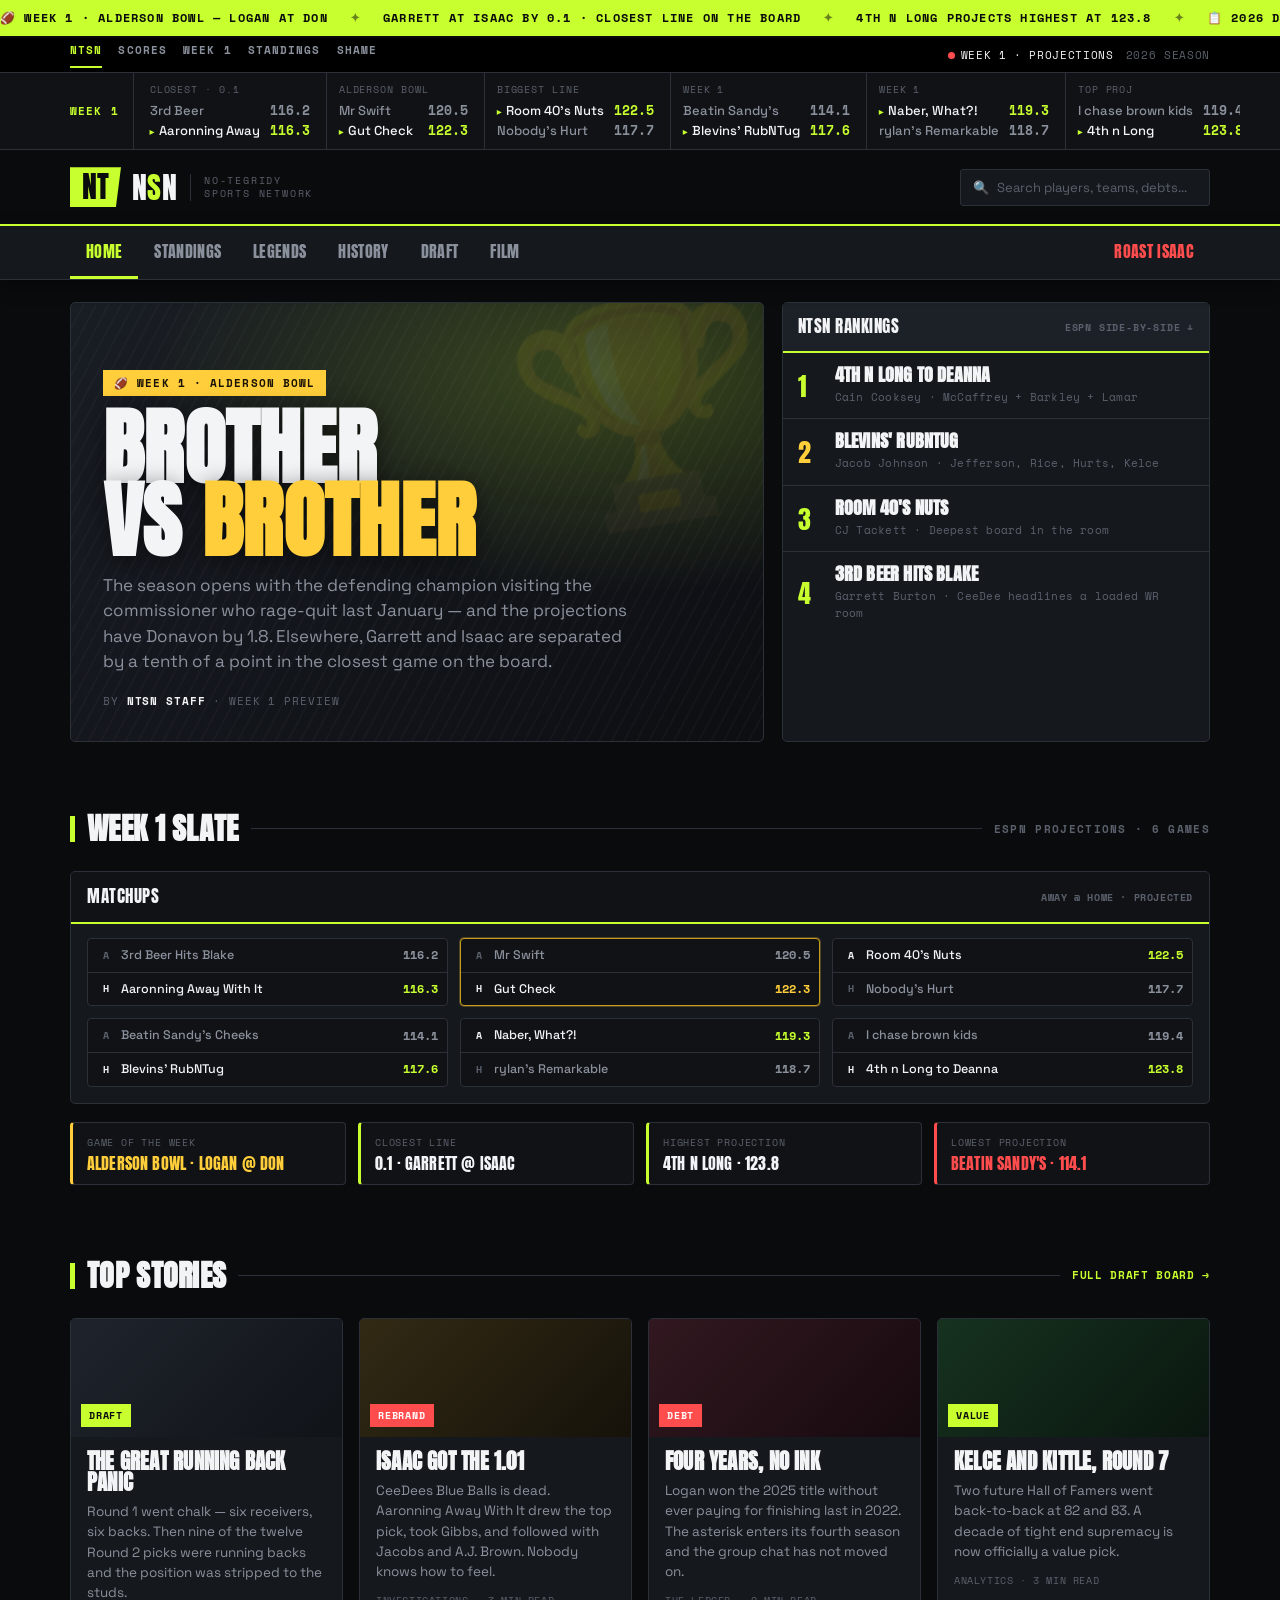
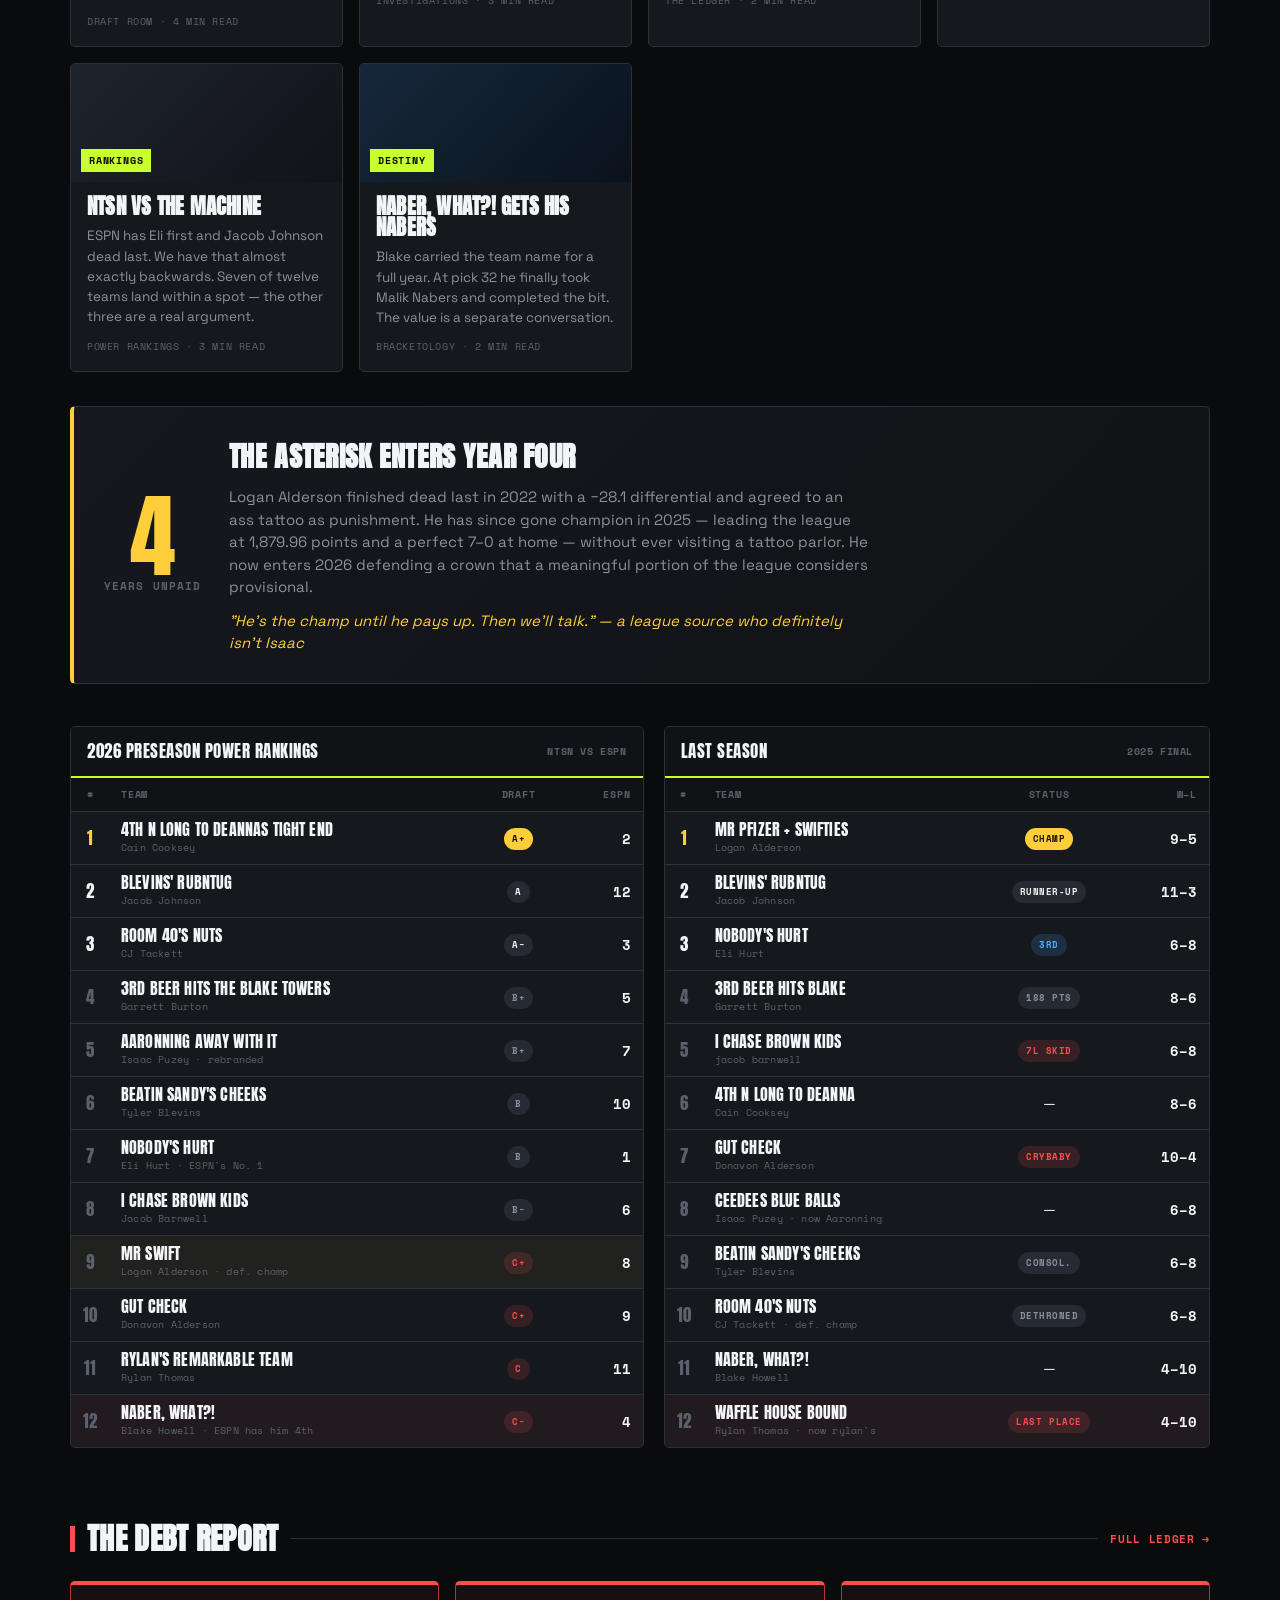
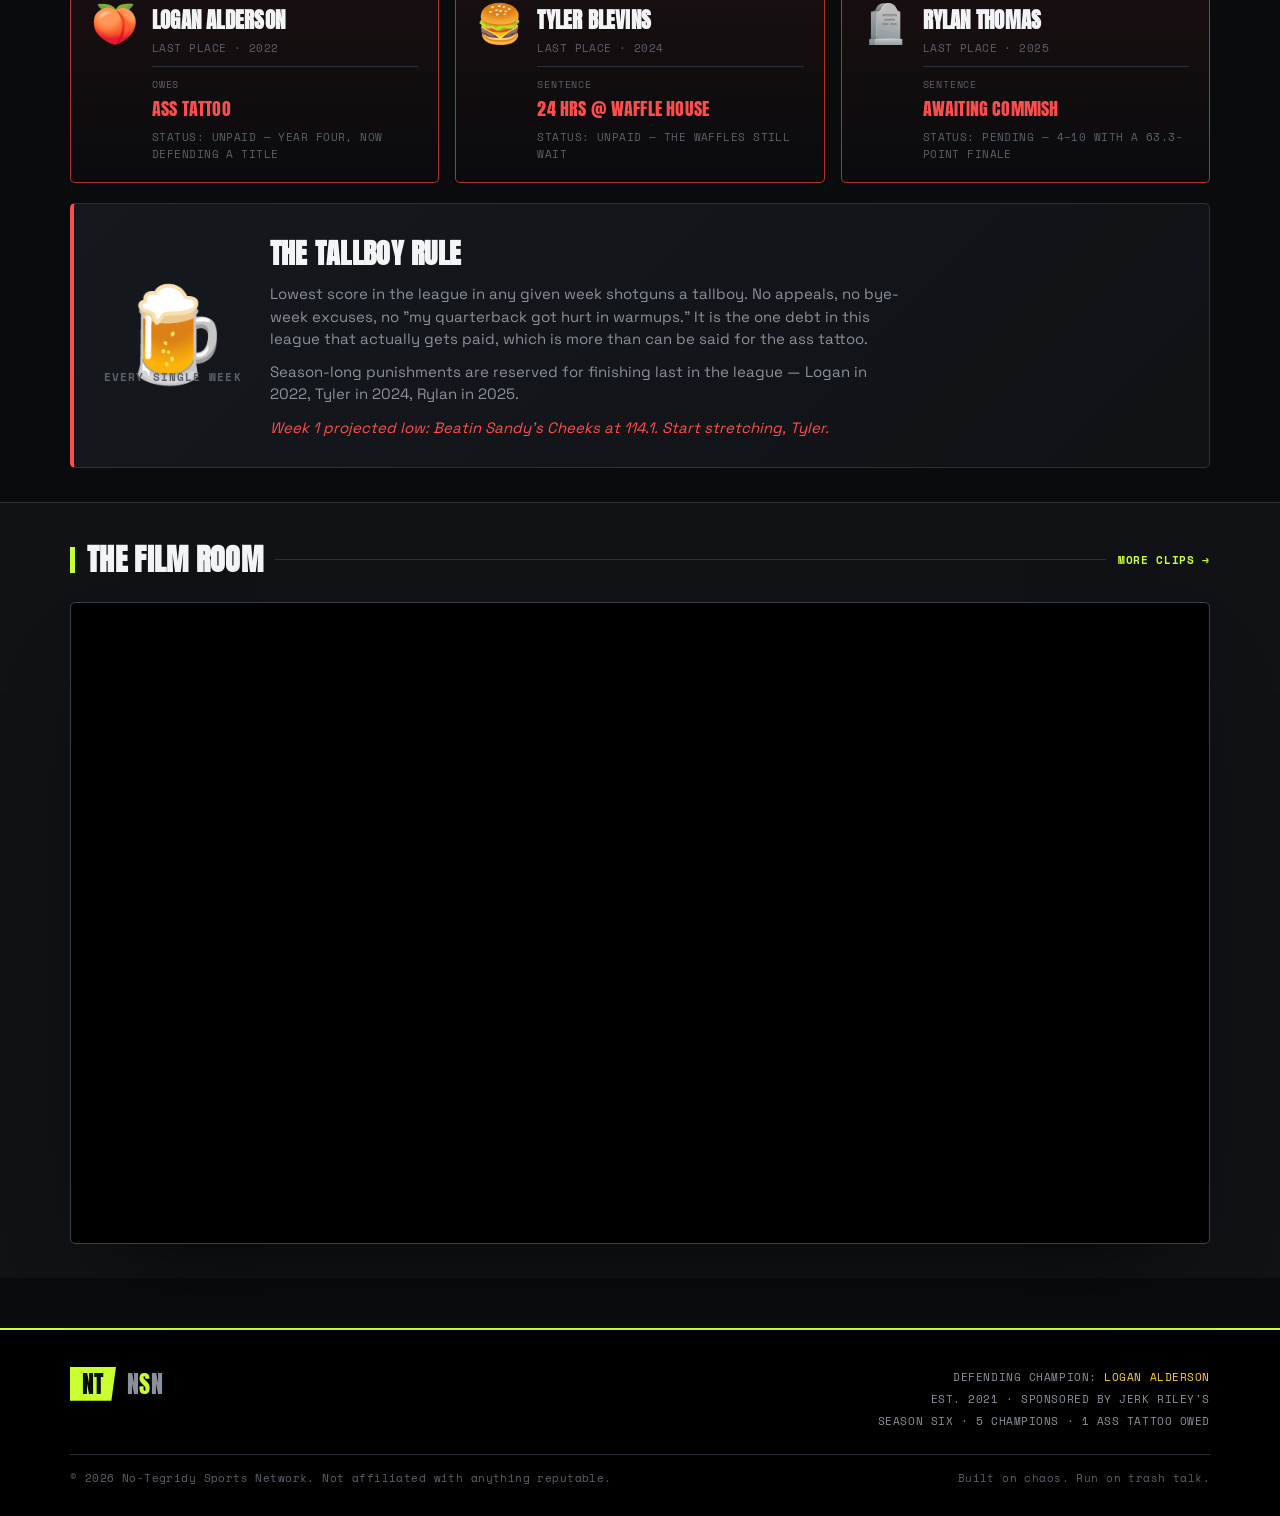
<file: index.html>
<!DOCTYPE html>
<html lang="en">
<head>
    <meta charset="UTF-8">
    <meta name="viewport" content="width=device-width, initial-scale=1.0">
    <title>NTSN — No-Tegridy Sports Network | The 2026 Season Begins</title>
    <meta name="description" content="No-Tegridy Sports Network: dark broadcast coverage of the 2026 fantasy football season. Draft board, preseason power rankings, and the debt that still hasn't been paid.">
    <link rel="icon" href="favicon-32x32.png" type="image/png">
    <link rel="preconnect" href="https://fonts.googleapis.com">
    <link rel="preconnect" href="https://fonts.gstatic.com" crossorigin>
    <link href="https://fonts.googleapis.com/css2?family=Anton&family=Space+Grotesk:wght@400;500;700&family=Space+Mono:wght@400;700&display=swap" rel="stylesheet">
    <link rel="stylesheet" href="styles.css?v=ntsn3">
</head>
<body>
<a href="#main" class="skip-link">Skip to main content</a>

<!-- TICKER -->
<div class="ticker" aria-hidden="true">
    <div class="ticker-track" id="ticker">
        <span class="ticker-item">🏈 Week 1 · Alderson Bowl — Logan at Don</span>
        <span class="ticker-item">Garrett at Isaac by 0.1 · closest line on the board</span>
        <span class="ticker-item">4th n Long projects highest at 123.8</span>
        <span class="ticker-item">📋 2026 draft complete · 192 picks</span>
        <span class="ticker-item">Isaac drew the top pick and rebranded — pray for us all</span>
        <span class="ticker-item">Logan defends the crown as Mr Swift</span>
        <span class="ticker-item">Logan STILL owes an ass tattoo from 2022 — four years running</span>
        <span class="ticker-item">Tyler owes 24 hrs at Waffle House</span>
        <span class="ticker-item">🍺 Lowest score each week shotguns a tallboy</span>
        <span class="ticker-item">Nine RBs came off the board in Round 2</span>
        <span class="ticker-item">ESPN has Jacob Johnson 12th · we have him 2nd</span>
        <span class="ticker-item">Six seasons of chaos</span>
        <span class="ticker-item">Sponsored by Jerk Riley's</span>
        <span class="ticker-item">Est. 2021</span>
    </div>
</div>

<!-- UTILITY BAR -->
<div class="util">
    <div class="wrap">
        <div class="u-left">
            <a class="on" href="index.html">NTSN</a>
            <a href="#scores">Scores</a>
            <a href="#week1">Week 1</a>
            <a href="standings.html">Standings</a>
            <a href="roasting-isaac.html">Shame</a>
        </div>
        <div class="u-right">
            <span class="live"><span class="dot"></span>WEEK 1 · PROJECTIONS</span>
            <span>2026 SEASON</span>
        </div>
    </div>
</div>

<!-- WEEK 1 STRIP -->
<div class="scorestrip" id="scores">
    <div class="wrap">
        <div class="sb-label"><span>Week 1</span></div>
        <div class="sb"><div class="rnd">Closest · 0.1</div>
            <div class="tm"><span class="nm">3rd Beer</span><span class="sc">116.2</span></div>
            <div class="tm w"><span class="nm">Aaronning Away</span><span class="sc">116.3</span></div>
        </div>
        <div class="sb"><div class="rnd">Alderson Bowl</div>
            <div class="tm"><span class="nm">Mr Swift</span><span class="sc">120.5</span></div>
            <div class="tm w"><span class="nm">Gut Check</span><span class="sc">122.3</span></div>
        </div>
        <div class="sb"><div class="rnd">Biggest Line</div>
            <div class="tm w"><span class="nm">Room 40's Nuts</span><span class="sc">122.5</span></div>
            <div class="tm"><span class="nm">Nobody's Hurt</span><span class="sc">117.7</span></div>
        </div>
        <div class="sb"><div class="rnd">Week 1</div>
            <div class="tm"><span class="nm">Beatin Sandy's</span><span class="sc">114.1</span></div>
            <div class="tm w"><span class="nm">Blevins' RubNTug</span><span class="sc">117.6</span></div>
        </div>
        <div class="sb"><div class="rnd">Week 1</div>
            <div class="tm w"><span class="nm">Naber, What?!</span><span class="sc">119.3</span></div>
            <div class="tm"><span class="nm">rylan's Remarkable</span><span class="sc">118.7</span></div>
        </div>
        <div class="sb"><div class="rnd">Top Proj</div>
            <div class="tm"><span class="nm">I chase brown kids</span><span class="sc">119.4</span></div>
            <div class="tm w"><span class="nm">4th n Long</span><span class="sc">123.8</span></div>
        </div>
    </div>
</div>

<!-- MASTHEAD -->
<div class="masthead">
    <div class="wrap">
        <a class="logo" href="index.html" aria-label="NTSN home">
            <span class="mark">NT</span>
            <span class="word">N<b>S</b>N</span>
            <span class="tag">No-Tegridy<br>Sports Network</span>
        </a>
        <div class="mh-search" aria-hidden="true">
            <span>🔍</span>
            <input type="text" placeholder="Search players, teams, debts...">
        </div>
    </div>
</div>

<!-- SUBNAV -->
<nav class="subnav" id="top" aria-label="Main">
    <div class="wrap">
        <a class="on" href="index.html">Home</a>
        <a href="standings.html">Standings</a>
        <a href="group.html">Legends</a>
        <a href="past-seasons.html">History</a>
        <a href="draft-2026.html">Draft</a>
        <a href="pictures.html">Film</a>
        <a class="roast" href="roasting-isaac.html">Roast Isaac</a>
    </div>
</nav>

<main id="main">

<!-- HERO -->
<div class="hero-band">
    <div class="wrap">
        <div class="hero">
            <article class="feature reveal">
                <div class="fc">
                    <span class="feat-tag">🏈 Week 1 · Alderson Bowl</span>
                    <h1>Brother<br>vs <em>Brother</em></h1>
                    <p class="dek">The season opens with the defending champion visiting the commissioner who rage-quit last January — and the projections have Donavon by 1.8. Elsewhere, Garrett and Isaac are separated by a tenth of a point in the closest game on the board.</p>
                    <div class="byline">By <b>NTSN Staff</b> · Week 1 Preview</div>
                </div>
            </article>

            <aside class="rail reveal">
                <div class="rail-head">NTSN Rankings <span class="lk">ESPN SIDE-BY-SIDE ↓</span></div>
                <a class="item" href="standings.html"><span class="rk">1</span><span class="tx"><h4>4th n Long to Deanna</h4><p>Cain Cooksey · McCaffrey + Barkley + Lamar</p></span></a>
                <a class="item" href="standings.html"><span class="rk">2</span><span class="tx"><h4>Blevins' RubNTug</h4><p>Jacob Johnson · Jefferson, Rice, Hurts, Kelce</p></span></a>
                <a class="item" href="standings.html"><span class="rk">3</span><span class="tx"><h4>Room 40's Nuts</h4><p>CJ Tackett · Deepest board in the room</p></span></a>
                <a class="item" href="standings.html"><span class="rk">4</span><span class="tx"><h4>3rd Beer Hits Blake</h4><p>Garrett Burton · CeeDee headlines a loaded WR room</p></span></a>
            </aside>
        </div>
    </div>
</div>

<!-- WEEK 1 SLATE -->
<section class="sec" id="week1">
    <div class="wrap">
        <div class="sec-head reveal">
            <span class="bar"></span>
            <h2>Week 1 Slate</h2>
            <span class="rule"></span>
            <span class="sec-sub" style="margin-bottom:0;">ESPN PROJECTIONS · 6 GAMES</span>
        </div>

        <div class="panel-card reveal">
            <div class="pc-head">Matchups <span class="sm">AWAY @ HOME · PROJECTED</span></div>
            <div style="display:grid; grid-template-columns:repeat(auto-fit,minmax(300px,1fr)); gap:12px; padding:14px 16px 16px;">
                <div class="bm">
                    <div class="br"><span class="sd">A</span><span class="nm">3rd Beer Hits Blake</span><span class="sc">116.2</span></div>
                    <div class="br w"><span class="sd">H</span><span class="nm">Aaronning Away With It</span><span class="sc">116.3</span></div>
                </div>
                <div class="bm champ">
                    <div class="br"><span class="sd">A</span><span class="nm">Mr Swift</span><span class="sc">120.5</span></div>
                    <div class="br w"><span class="sd">H</span><span class="nm">Gut Check</span><span class="sc">122.3</span></div>
                </div>
                <div class="bm">
                    <div class="br w"><span class="sd">A</span><span class="nm">Room 40's Nuts</span><span class="sc">122.5</span></div>
                    <div class="br"><span class="sd">H</span><span class="nm">Nobody's Hurt</span><span class="sc">117.7</span></div>
                </div>
                <div class="bm">
                    <div class="br"><span class="sd">A</span><span class="nm">Beatin Sandy's Cheeks</span><span class="sc">114.1</span></div>
                    <div class="br w"><span class="sd">H</span><span class="nm">Blevins' RubNTug</span><span class="sc">117.6</span></div>
                </div>
                <div class="bm">
                    <div class="br w"><span class="sd">A</span><span class="nm">Naber, What?!</span><span class="sc">119.3</span></div>
                    <div class="br"><span class="sd">H</span><span class="nm">rylan's Remarkable</span><span class="sc">118.7</span></div>
                </div>
                <div class="bm">
                    <div class="br"><span class="sd">A</span><span class="nm">I chase brown kids</span><span class="sc">119.4</span></div>
                    <div class="br w"><span class="sd">H</span><span class="nm">4th n Long to Deanna</span><span class="sc">123.8</span></div>
                </div>
            </div>
        </div>

        <div class="callouts reveal">
            <div class="callout gold"><div class="lbl">Game of the Week</div><div class="val">Alderson Bowl · Logan @ Don</div></div>
            <div class="callout"><div class="lbl">Closest Line</div><div class="val">0.1 · Garrett @ Isaac</div></div>
            <div class="callout"><div class="lbl">Highest Projection</div><div class="val">4th n Long · 123.8</div></div>
            <div class="callout red"><div class="lbl">Lowest Projection</div><div class="val">Beatin Sandy's · 114.1</div></div>
        </div>
    </div>
</section>

<!-- TOP STORIES -->
<section class="sec" id="analysis">
    <div class="wrap">
        <div class="sec-head reveal">
            <span class="bar"></span>
            <h2>Top Stories</h2>
            <span class="rule"></span>
            <a class="all" href="draft-2026.html">Full Draft Board →</a>
        </div>
        <div class="cards reveal">
            <article class="card">
                <div class="thumb"><span class="cat">Draft</span></div>
                <div class="cbody">
                    <h3><a href="draft-2026.html">The Great Running Back Panic</a></h3>
                    <p>Round 1 went chalk — six receivers, six backs. Then nine of the twelve Round 2 picks were running backs and the position was stripped to the studs.</p>
                    <div class="meta">Draft Room · 4 min read</div>
                </div>
            </article>
            <article class="card">
                <div class="thumb g6"><span class="cat">Rebrand</span></div>
                <div class="cbody">
                    <h3><a href="roasting-isaac.html">Isaac Got the 1.01</a></h3>
                    <p>CeeDees Blue Balls is dead. Aaronning Away With It drew the top pick, took Gibbs, and followed with Jacobs and A.J. Brown. Nobody knows how to feel.</p>
                    <div class="meta">Investigations · 3 min read</div>
                </div>
            </article>
            <article class="card">
                <div class="thumb g3"><span class="cat">Debt</span></div>
                <div class="cbody">
                    <h3><a href="roasting-isaac.html">Four Years, No Ink</a></h3>
                    <p>Logan won the 2025 title without ever paying for finishing last in 2022. The asterisk enters its fourth season and the group chat has not moved on.</p>
                    <div class="meta">The Ledger · 2 min read</div>
                </div>
            </article>
            <article class="card">
                <div class="thumb g5"><span class="cat">Value</span></div>
                <div class="cbody">
                    <h3><a href="draft-2026.html">Kelce and Kittle, Round 7</a></h3>
                    <p>Two future Hall of Famers went back-to-back at 82 and 83. A decade of tight end supremacy is now officially a value pick.</p>
                    <div class="meta">Analytics · 3 min read</div>
                </div>
            </article>
            <article class="card">
                <div class="thumb g4"><span class="cat">Rankings</span></div>
                <div class="cbody">
                    <h3><a href="standings.html">NTSN vs The Machine</a></h3>
                    <p>ESPN has Eli first and Jacob Johnson dead last. We have that almost exactly backwards. Seven of twelve teams land within a spot — the other three are a real argument.</p>
                    <div class="meta">Power Rankings · 3 min read</div>
                </div>
            </article>
            <article class="card">
                <div class="thumb g2"><span class="cat">Destiny</span></div>
                <div class="cbody">
                    <h3><a href="draft-2026.html">Naber, What?! Gets His Nabers</a></h3>
                    <p>Blake carried the team name for a full year. At pick 32 he finally took Malik Nabers and completed the bit. The value is a separate conversation.</p>
                    <div class="meta">Bracketology · 2 min read</div>
                </div>
            </article>
        </div>
    </div>
</section>

<!-- ANALYSIS BANNER -->
<section class="wrap" style="padding-bottom:8px;">
    <div class="analysis reveal">
        <div class="big">4<small>YEARS UNPAID</small></div>
        <div>
            <h3>The Asterisk Enters Year Four</h3>
            <p>Logan Alderson finished dead last in 2022 with a −28.1 differential and agreed to an ass tattoo as punishment. He has since gone champion in 2025 — leading the league at 1,879.96 points and a perfect 7–0 at home — without ever visiting a tattoo parlor. He now enters 2026 defending a crown that a meaningful portion of the league considers provisional.</p>
            <p class="quote">"He's the champ until he pays up. Then we'll talk." — a league source who definitely isn't Isaac</p>
        </div>
    </div>
</section>

<!-- RANKINGS + LAST SEASON -->
<section class="sec" id="standings">
    <div class="wrap">
        <div class="split">
            <div class="panel-card reveal">
                <div class="pc-head">2026 Preseason Power Rankings <span class="sm">NTSN vs ESPN</span></div>
                <table class="stand">
                    <thead>
                        <tr><th class="c">#</th><th>Team</th><th class="c">Draft</th><th class="r">ESPN</th></tr>
                    </thead>
                    <tbody>
                        <tr class="p1"><td class="rk">1</td><td><div class="team">4th n Long to Deannas Tight End</div><div class="own">Cain Cooksey</div></td><td class="tag"><span class="tg champ">A+</span></td><td class="rec">2</td></tr>
                        <tr class="p2"><td class="rk">2</td><td><div class="team">Blevins' RubNTug</div><div class="own">Jacob Johnson</div></td><td class="tag"><span class="tg run">A</span></td><td class="rec">12</td></tr>
                        <tr class="p3"><td class="rk">3</td><td><div class="team">Room 40's Nuts</div><div class="own">CJ Tackett</div></td><td class="tag"><span class="tg run">A−</span></td><td class="rec">3</td></tr>
                        <tr><td class="rk">4</td><td><div class="team">3rd Beer Hits The Blake Towers</div><div class="own">Garrett Burton</div></td><td class="tag"><span class="tg neu">B+</span></td><td class="rec">5</td></tr>
                        <tr><td class="rk">5</td><td><div class="team">Aaronning Away With It</div><div class="own">Isaac Puzey · rebranded</div></td><td class="tag"><span class="tg neu">B+</span></td><td class="rec">7</td></tr>
                        <tr><td class="rk">6</td><td><div class="team">Beatin Sandy's Cheeks</div><div class="own">Tyler Blevins</div></td><td class="tag"><span class="tg neu">B</span></td><td class="rec">10</td></tr>
                        <tr><td class="rk">7</td><td><div class="team">Nobody's Hurt</div><div class="own">Eli Hurt · ESPN's No. 1</div></td><td class="tag"><span class="tg neu">B</span></td><td class="rec">1</td></tr>
                        <tr><td class="rk">8</td><td><div class="team">I chase brown kids</div><div class="own">Jacob Barnwell</div></td><td class="tag"><span class="tg neu">B−</span></td><td class="rec">6</td></tr>
                        <tr class="champ-row"><td class="rk">9</td><td><div class="team">Mr Swift</div><div class="own">Logan Alderson · def. champ</div></td><td class="tag"><span class="tg bad">C+</span></td><td class="rec">8</td></tr>
                        <tr><td class="rk">10</td><td><div class="team">Gut Check</div><div class="own">Donavon Alderson</div></td><td class="tag"><span class="tg bad">C+</span></td><td class="rec">9</td></tr>
                        <tr><td class="rk">11</td><td><div class="team">rylan's Remarkable Team</div><div class="own">Rylan Thomas</div></td><td class="tag"><span class="tg bad">C</span></td><td class="rec">11</td></tr>
                        <tr class="last"><td class="rk">12</td><td><div class="team">Naber, What?!</div><div class="own">Blake Howell · ESPN has him 4th</div></td><td class="tag"><span class="tg bad">C−</span></td><td class="rec">4</td></tr>
                    </tbody>
                </table>
            </div>

            <div class="panel-card reveal">
                <div class="pc-head">Last Season <span class="sm">2025 FINAL</span></div>
                <table class="stand">
                    <thead>
                        <tr><th class="c">#</th><th>Team</th><th class="c">Status</th><th class="r">W–L</th></tr>
                    </thead>
                    <tbody>
                        <tr class="p1"><td class="rk">1</td><td><div class="team">Mr Pfizer + Swifties</div><div class="own">Logan Alderson</div></td><td class="tag"><span class="tg champ">Champ</span></td><td class="rec">9–5</td></tr>
                        <tr class="p2"><td class="rk">2</td><td><div class="team">Blevins' RubNTug</div><div class="own">Jacob Johnson</div></td><td class="tag"><span class="tg run">Runner-Up</span></td><td class="rec">11–3</td></tr>
                        <tr class="p3"><td class="rk">3</td><td><div class="team">Nobody's Hurt</div><div class="own">Eli Hurt</div></td><td class="tag"><span class="tg third">3rd</span></td><td class="rec">6–8</td></tr>
                        <tr><td class="rk">4</td><td><div class="team">3rd Beer Hits Blake</div><div class="own">Garrett Burton</div></td><td class="tag"><span class="tg neu">188 Pts</span></td><td class="rec">8–6</td></tr>
                        <tr><td class="rk">5</td><td><div class="team">I chase brown kids</div><div class="own">jacob barnwell</div></td><td class="tag"><span class="tg bad">7L Skid</span></td><td class="rec">6–8</td></tr>
                        <tr><td class="rk">6</td><td><div class="team">4th n Long to Deanna</div><div class="own">Cain Cooksey</div></td><td class="tag">—</td><td class="rec">8–6</td></tr>
                        <tr><td class="rk">7</td><td><div class="team">Gut Check</div><div class="own">Donavon Alderson</div></td><td class="tag"><span class="tg bad">Crybaby</span></td><td class="rec">10–4</td></tr>
                        <tr><td class="rk">8</td><td><div class="team">CeeDees Blue Balls</div><div class="own">Isaac Puzey · now Aaronning</div></td><td class="tag">—</td><td class="rec">6–8</td></tr>
                        <tr><td class="rk">9</td><td><div class="team">Beatin Sandy's Cheeks</div><div class="own">Tyler Blevins</div></td><td class="tag"><span class="tg neu">Consol.</span></td><td class="rec">6–8</td></tr>
                        <tr><td class="rk">10</td><td><div class="team">Room 40's Nuts</div><div class="own">CJ Tackett · def. champ</div></td><td class="tag"><span class="tg neu">Dethroned</span></td><td class="rec">6–8</td></tr>
                        <tr><td class="rk">11</td><td><div class="team">Naber, What?!</div><div class="own">Blake Howell</div></td><td class="tag">—</td><td class="rec">4–10</td></tr>
                        <tr class="last"><td class="rk">12</td><td><div class="team">Waffle House Bound</div><div class="own">Rylan Thomas · now rylan's</div></td><td class="tag"><span class="tg bad">Last Place</span></td><td class="rec">4–10</td></tr>
                    </tbody>
                </table>
            </div>
        </div>
    </div>
</section>

<!-- DEBT REPORT -->
<section class="sec" id="shame">
    <div class="wrap">
        <div class="sec-head reveal">
            <span class="bar red"></span>
            <h2>The Debt Report</h2>
            <span class="rule"></span>
            <a class="all red" href="roasting-isaac.html">Full Ledger →</a>
        </div>
        <div class="shame-strip reveal">
            <div class="shame-c">
                <div class="e">🍑</div>
                <div>
                    <h4>Logan Alderson</h4>
                    <div class="crime">Last place · 2022</div>
                    <div class="owes"><div class="l">Owes</div><div class="v">Ass Tattoo</div></div>
                    <div class="crime" style="margin-top:7px;">Status: UNPAID — year four, now defending a title</div>
                </div>
            </div>
            <div class="shame-c">
                <div class="e">🍔</div>
                <div>
                    <h4>Tyler Blevins</h4>
                    <div class="crime">Last place · 2024</div>
                    <div class="owes"><div class="l">Sentence</div><div class="v">24 Hrs @ Waffle House</div></div>
                    <div class="crime" style="margin-top:7px;">Status: UNPAID — the waffles still wait</div>
                </div>
            </div>
            <div class="shame-c">
                <div class="e">🪦</div>
                <div>
                    <h4>Rylan Thomas</h4>
                    <div class="crime">Last place · 2025</div>
                    <div class="owes"><div class="l">Sentence</div><div class="v">Awaiting Commish</div></div>
                    <div class="crime" style="margin-top:7px;">Status: PENDING — 4–10 with a 63.3-point finale</div>
                </div>
            </div>
        </div>

        <div class="analysis reveal red" style="margin-top:20px;">
            <div class="big">🍺<small>EVERY SINGLE WEEK</small></div>
            <div>
                <h3>The Tallboy Rule</h3>
                <p>Lowest score in the league in any given week shotguns a tallboy. No appeals, no bye-week excuses, no "my quarterback got hurt in warmups." It is the one debt in this league that actually gets paid, which is more than can be said for the ass tattoo.</p>
                <p>Season-long punishments are reserved for finishing last in the league — Logan in 2022, Tyler in 2024, Rylan in 2025.</p>
                <p class="quote">Week 1 projected low: Beatin Sandy's Cheeks at 114.1. Start stretching, Tyler.</p>
            </div>
        </div>
    </div>
</section>

<!-- VIDEO -->
<section class="video-band sec" id="gallery">
    <div class="wrap">
        <div class="sec-head reveal">
            <span class="bar"></span>
            <h2>The Film Room</h2>
            <span class="rule"></span>
            <a class="all" href="pictures.html">More Clips →</a>
        </div>
        <div class="vframe reveal">
            <iframe src="https://drive.google.com/file/d/1FqCwbtJNPTwEOCV17knB-RjSnwwdlxJz/preview" allow="autoplay" allowfullscreen title="No-Tegridy highlight video"></iframe>
        </div>
    </div>
</section>

</main>

<!-- FOOTER -->
<footer class="foot" id="history">
    <div class="wrap">
        <div class="ftop">
            <a class="logo" href="index.html"><span class="mark">NT</span><span class="word">N<b>S</b>N</span></a>
            <div class="fmeta">
                Defending Champion: <span class="gold">Logan Alderson</span><br>
                Est. 2021 · Sponsored by Jerk Riley's<br>
                Season Six · 5 Champions · 1 Ass Tattoo Owed
            </div>
        </div>
        <div class="fbottom">
            <span>© 2026 No-Tegridy Sports Network. Not affiliated with anything reputable.</span>
            <span>Built on chaos. Run on trash talk.</span>
        </div>
    </div>
</footer>

<script src="script.js?v=ntsn3"></script>
</body>
</html>
</file>
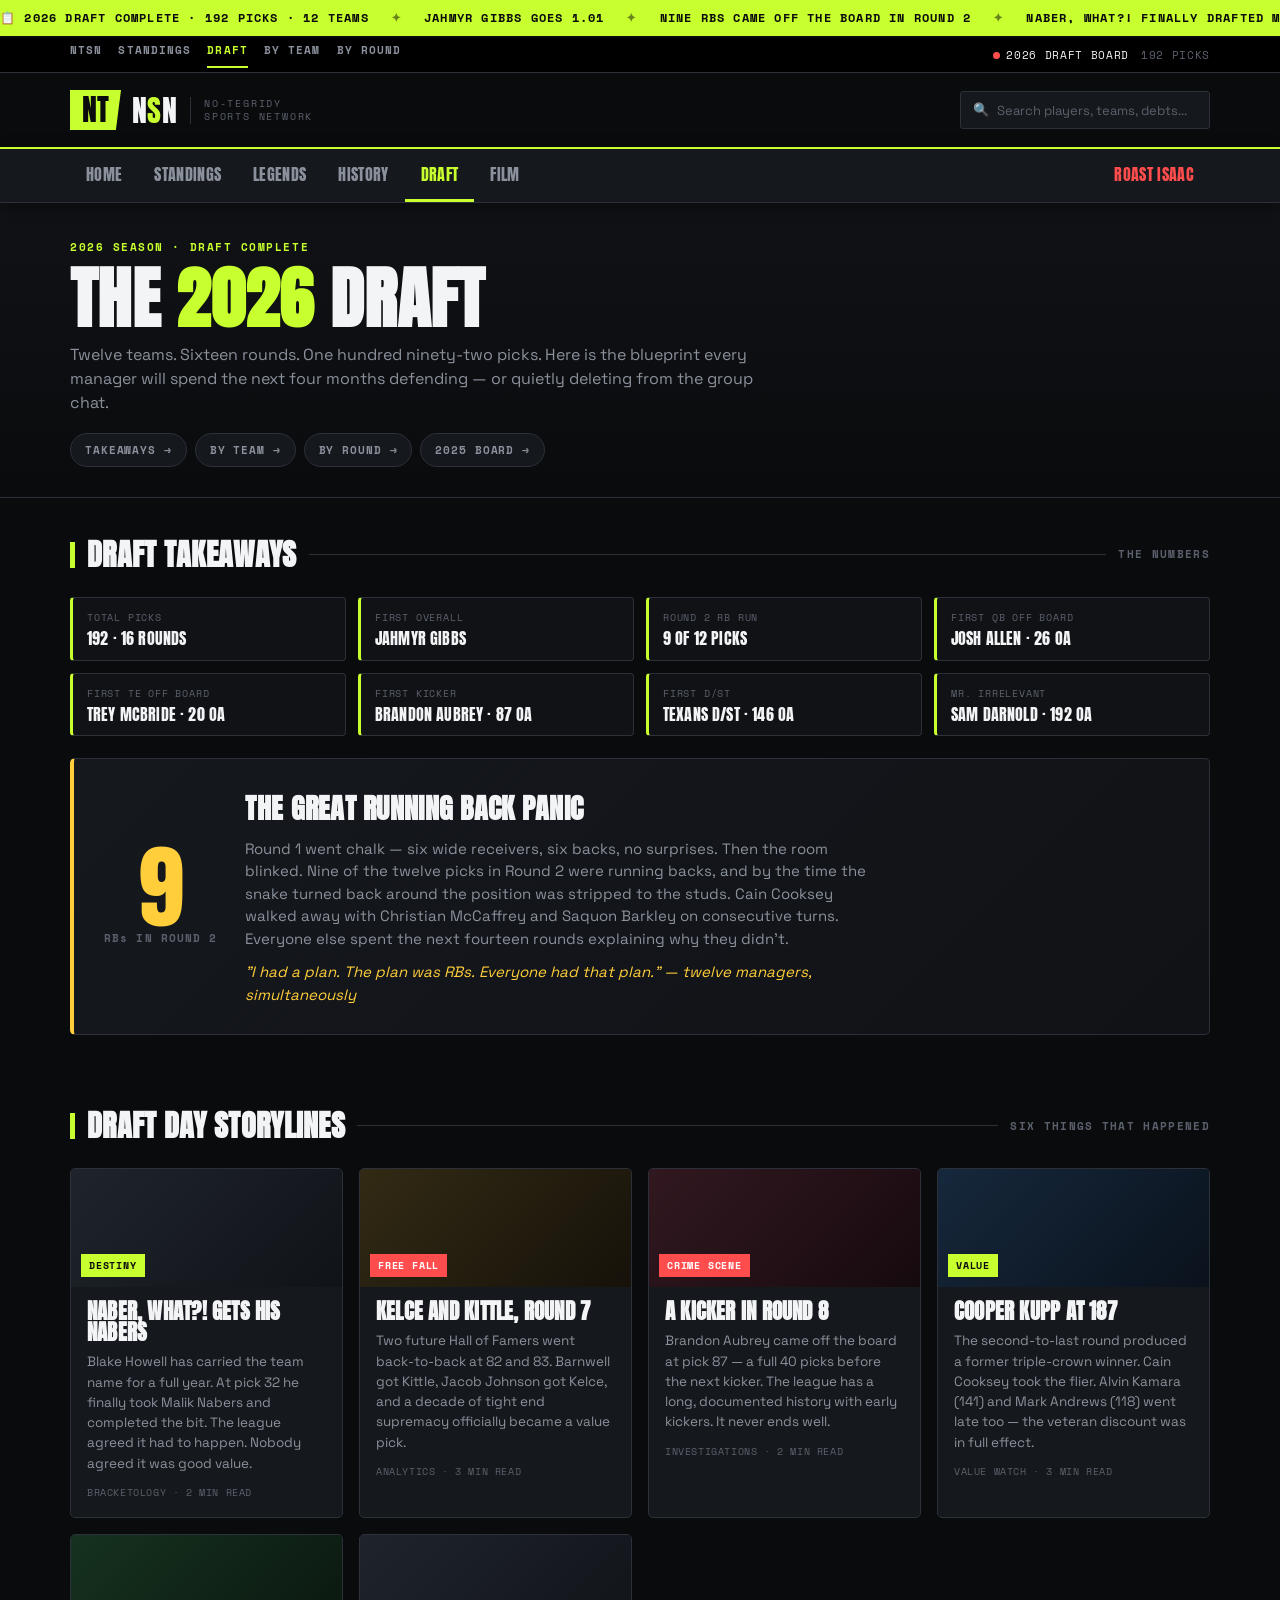
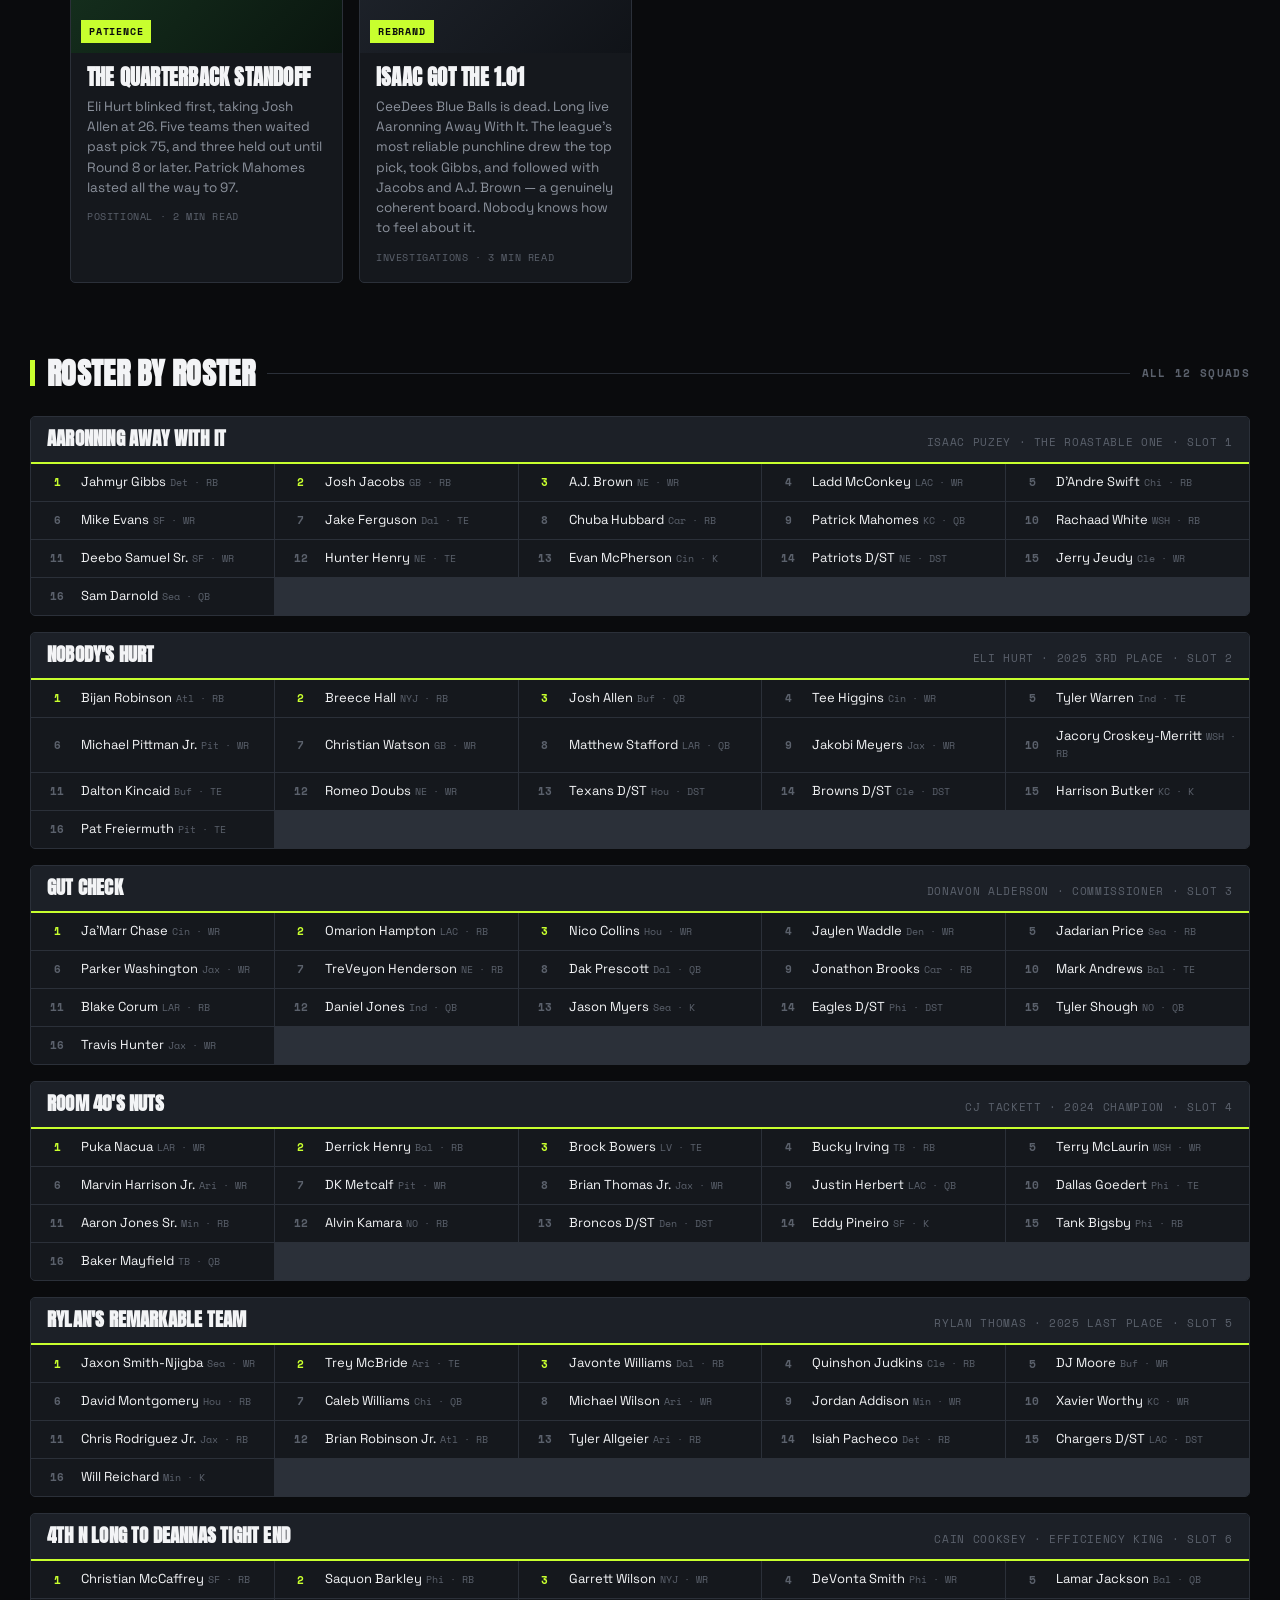
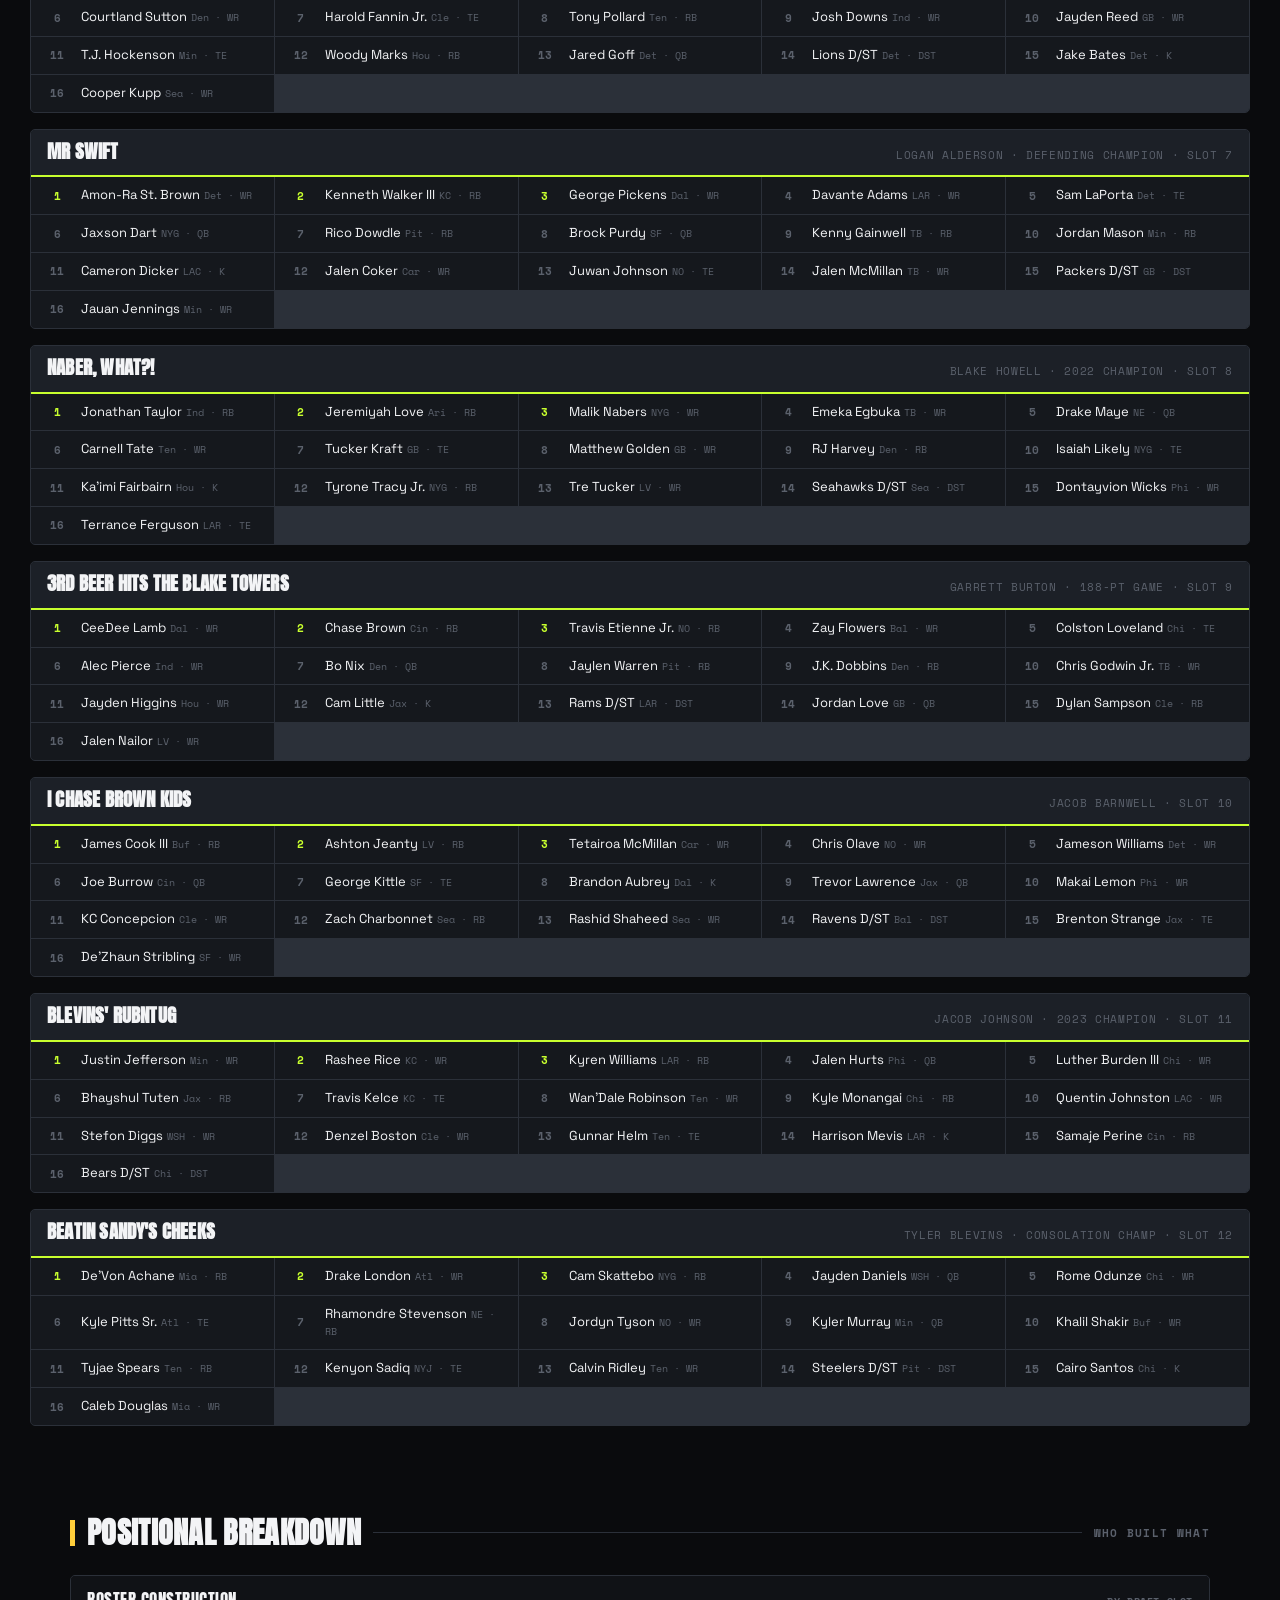
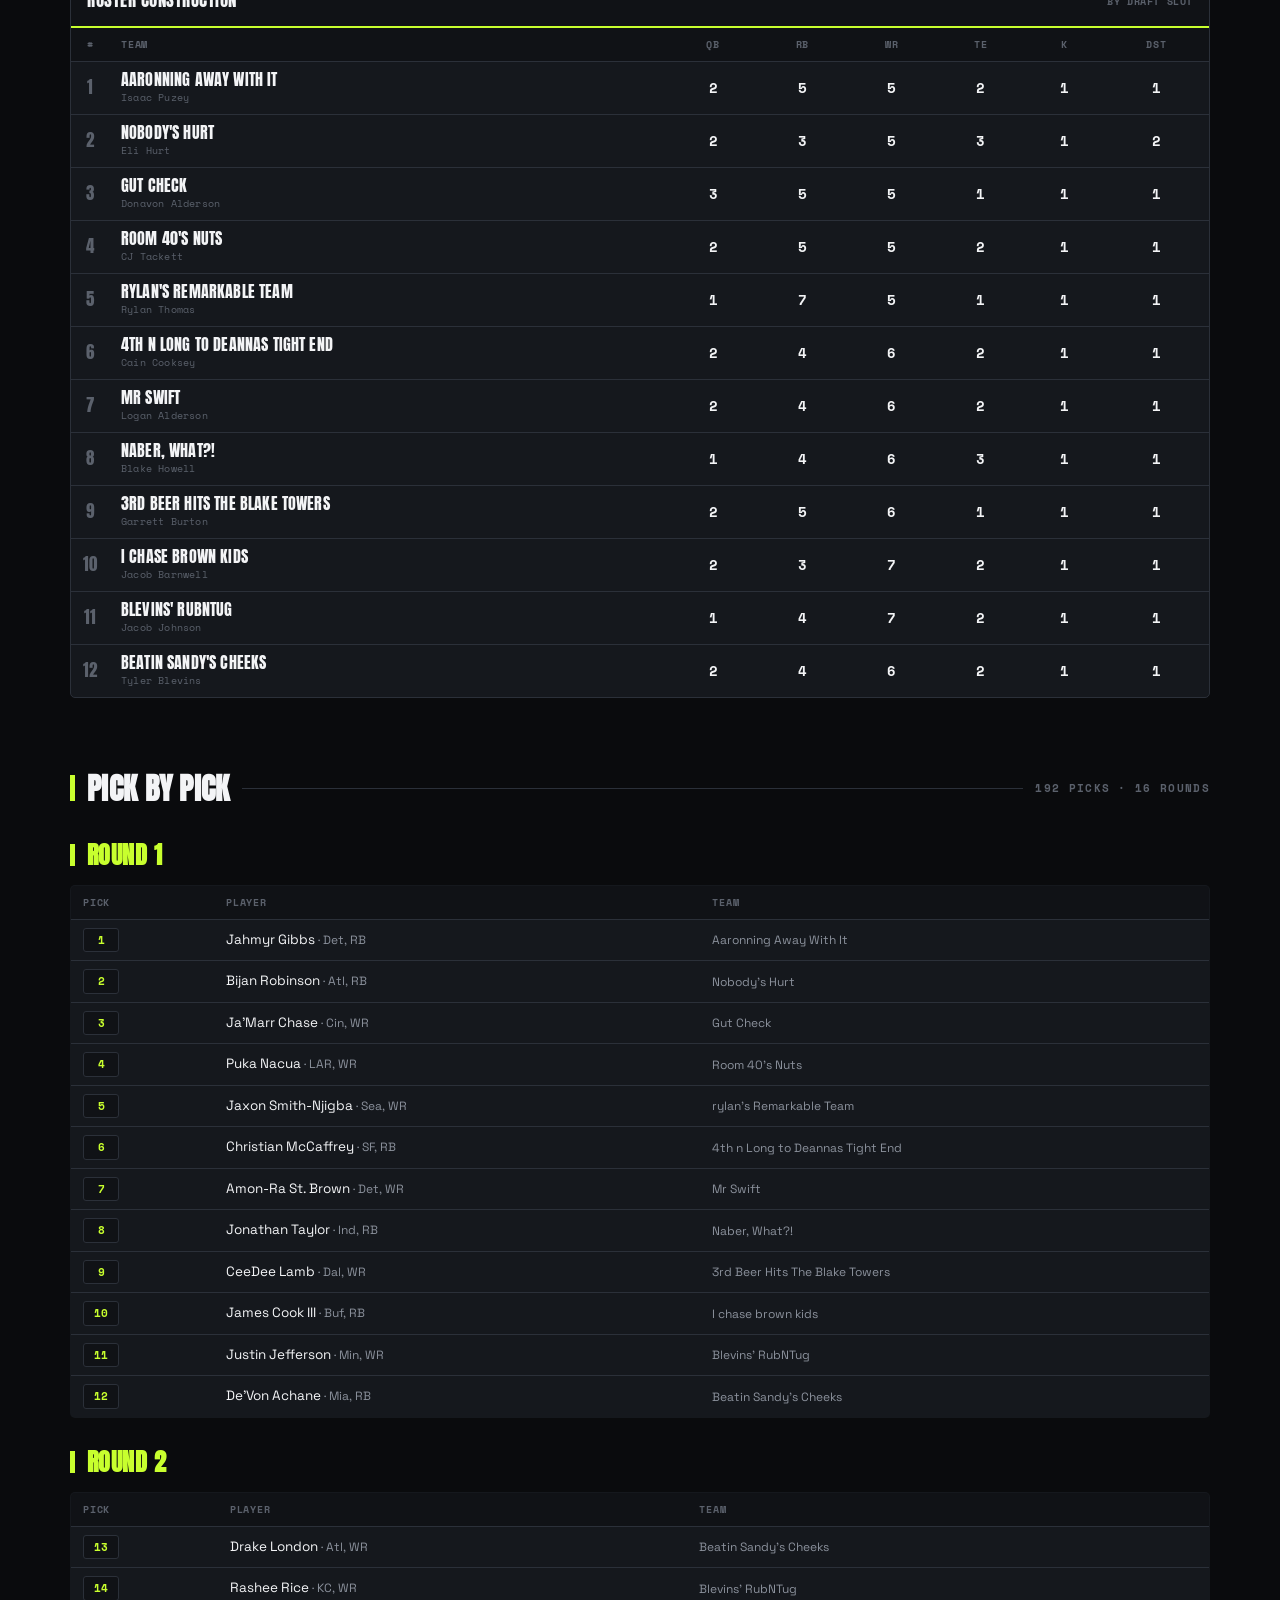
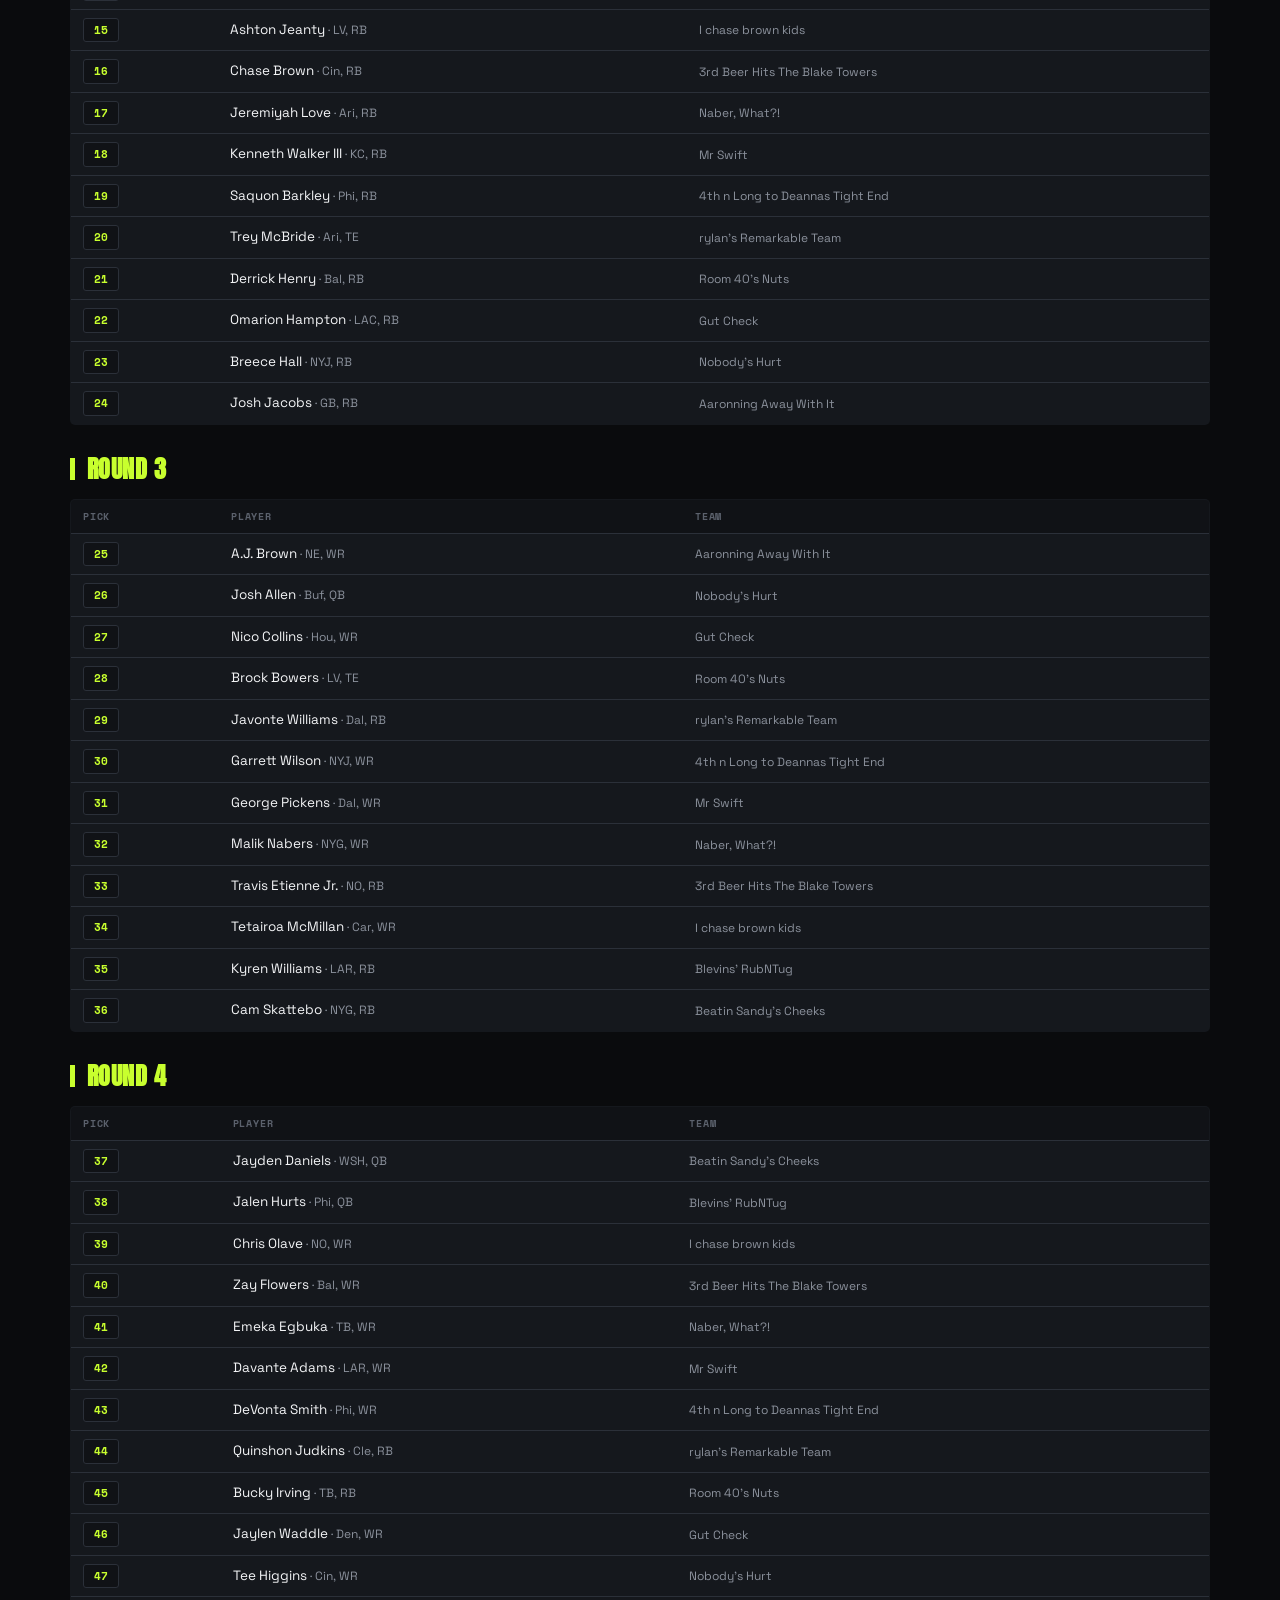
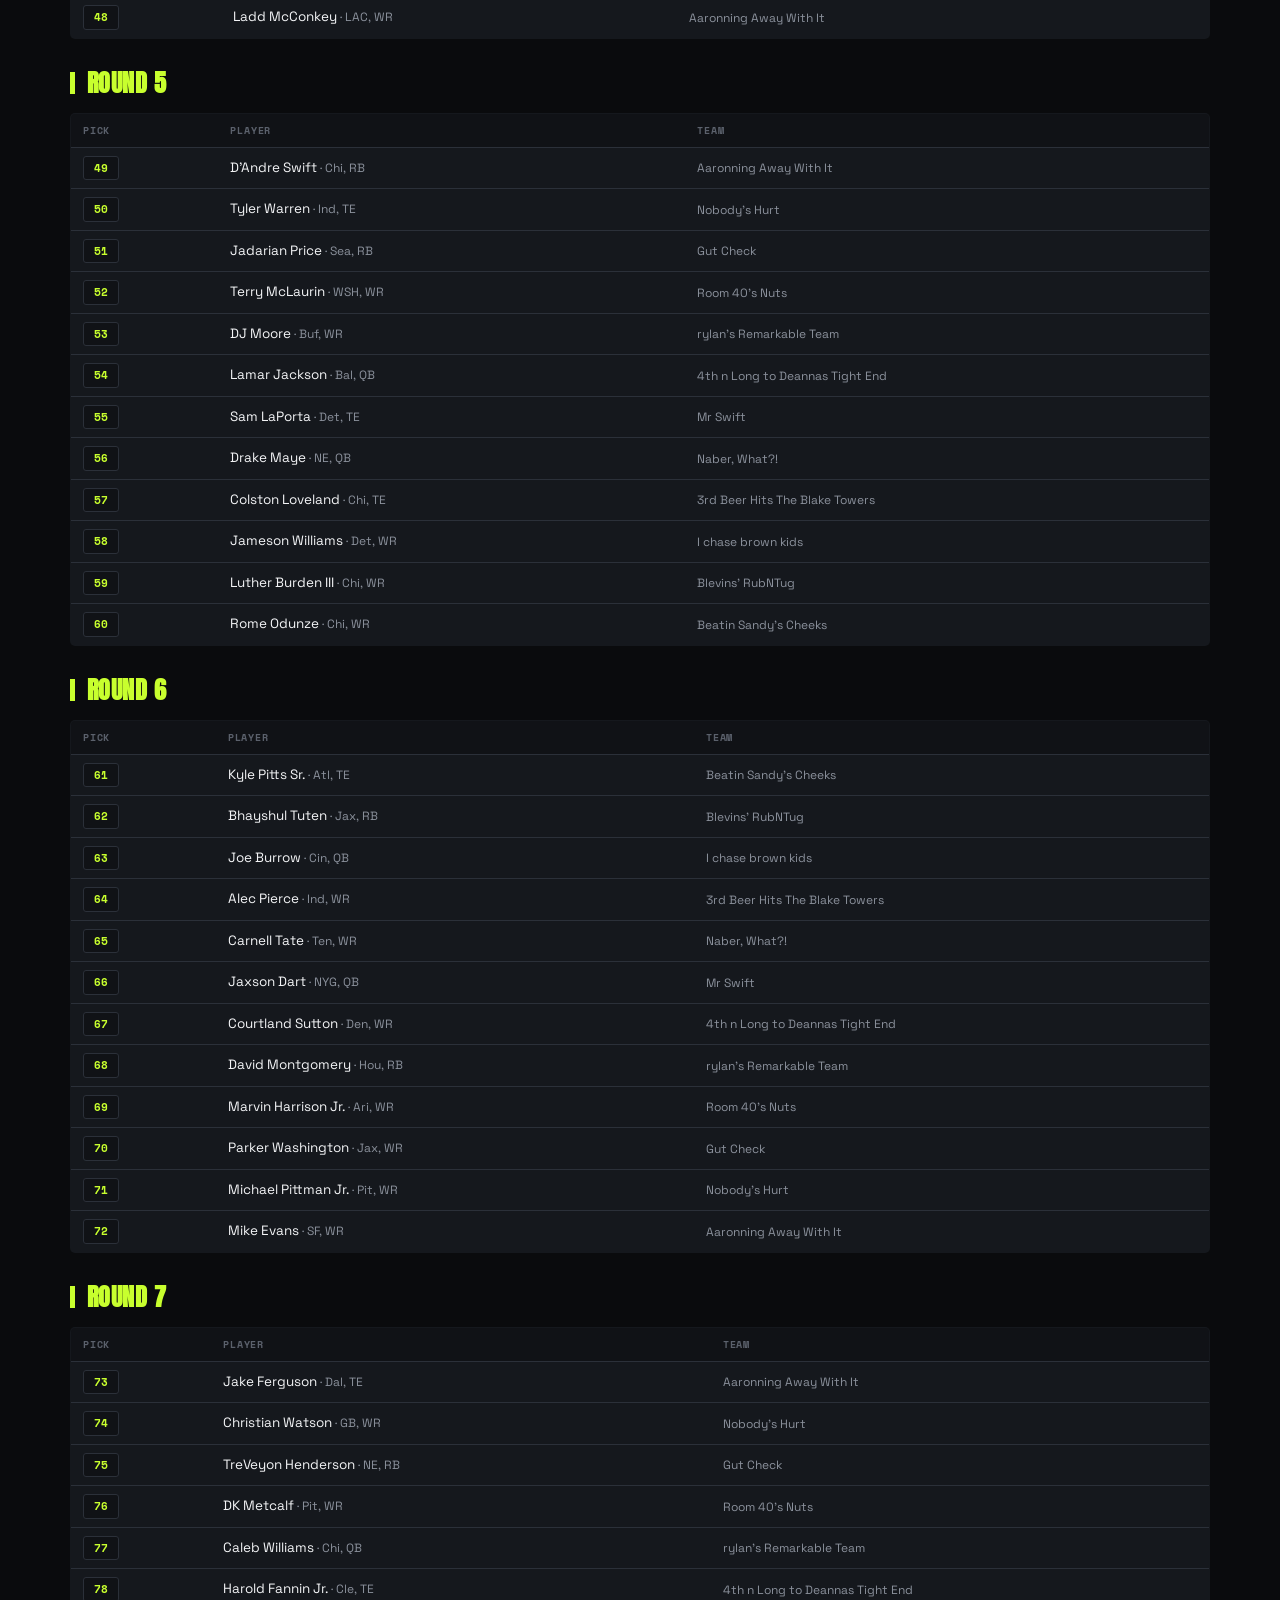
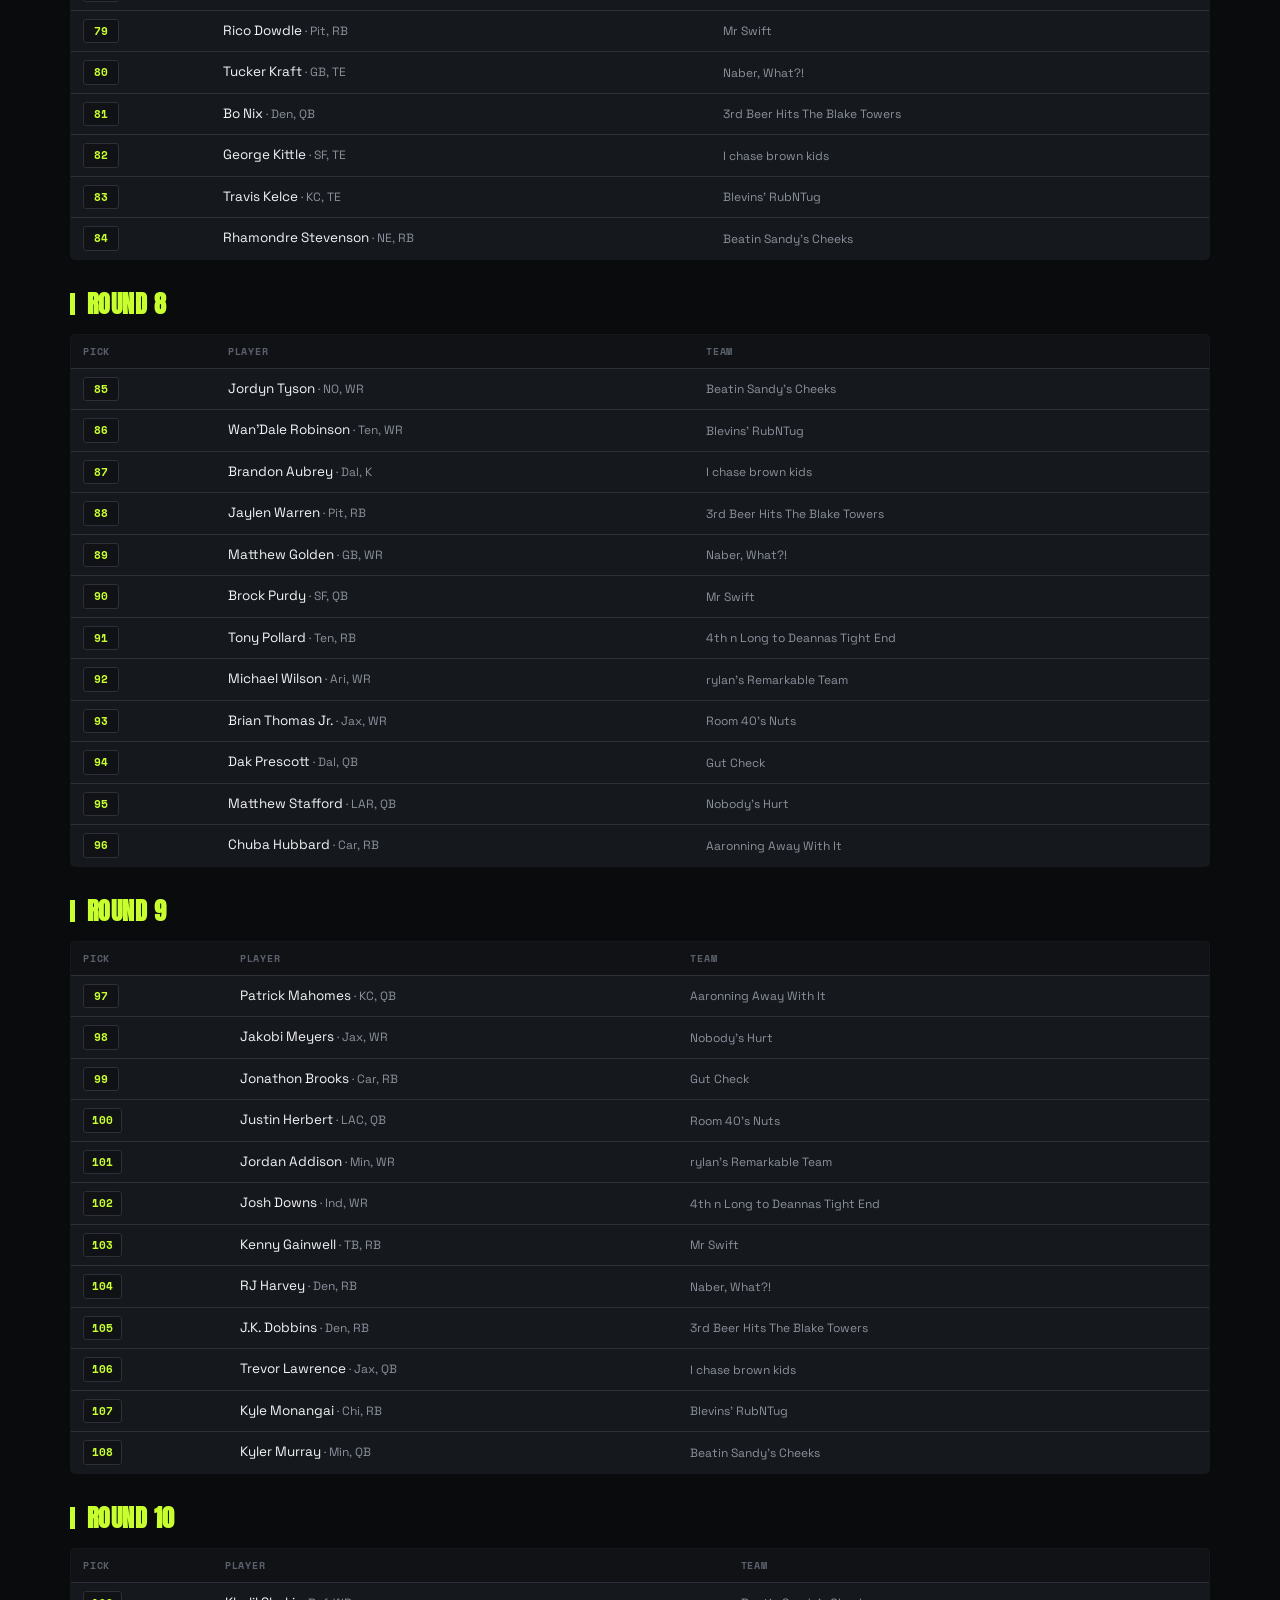
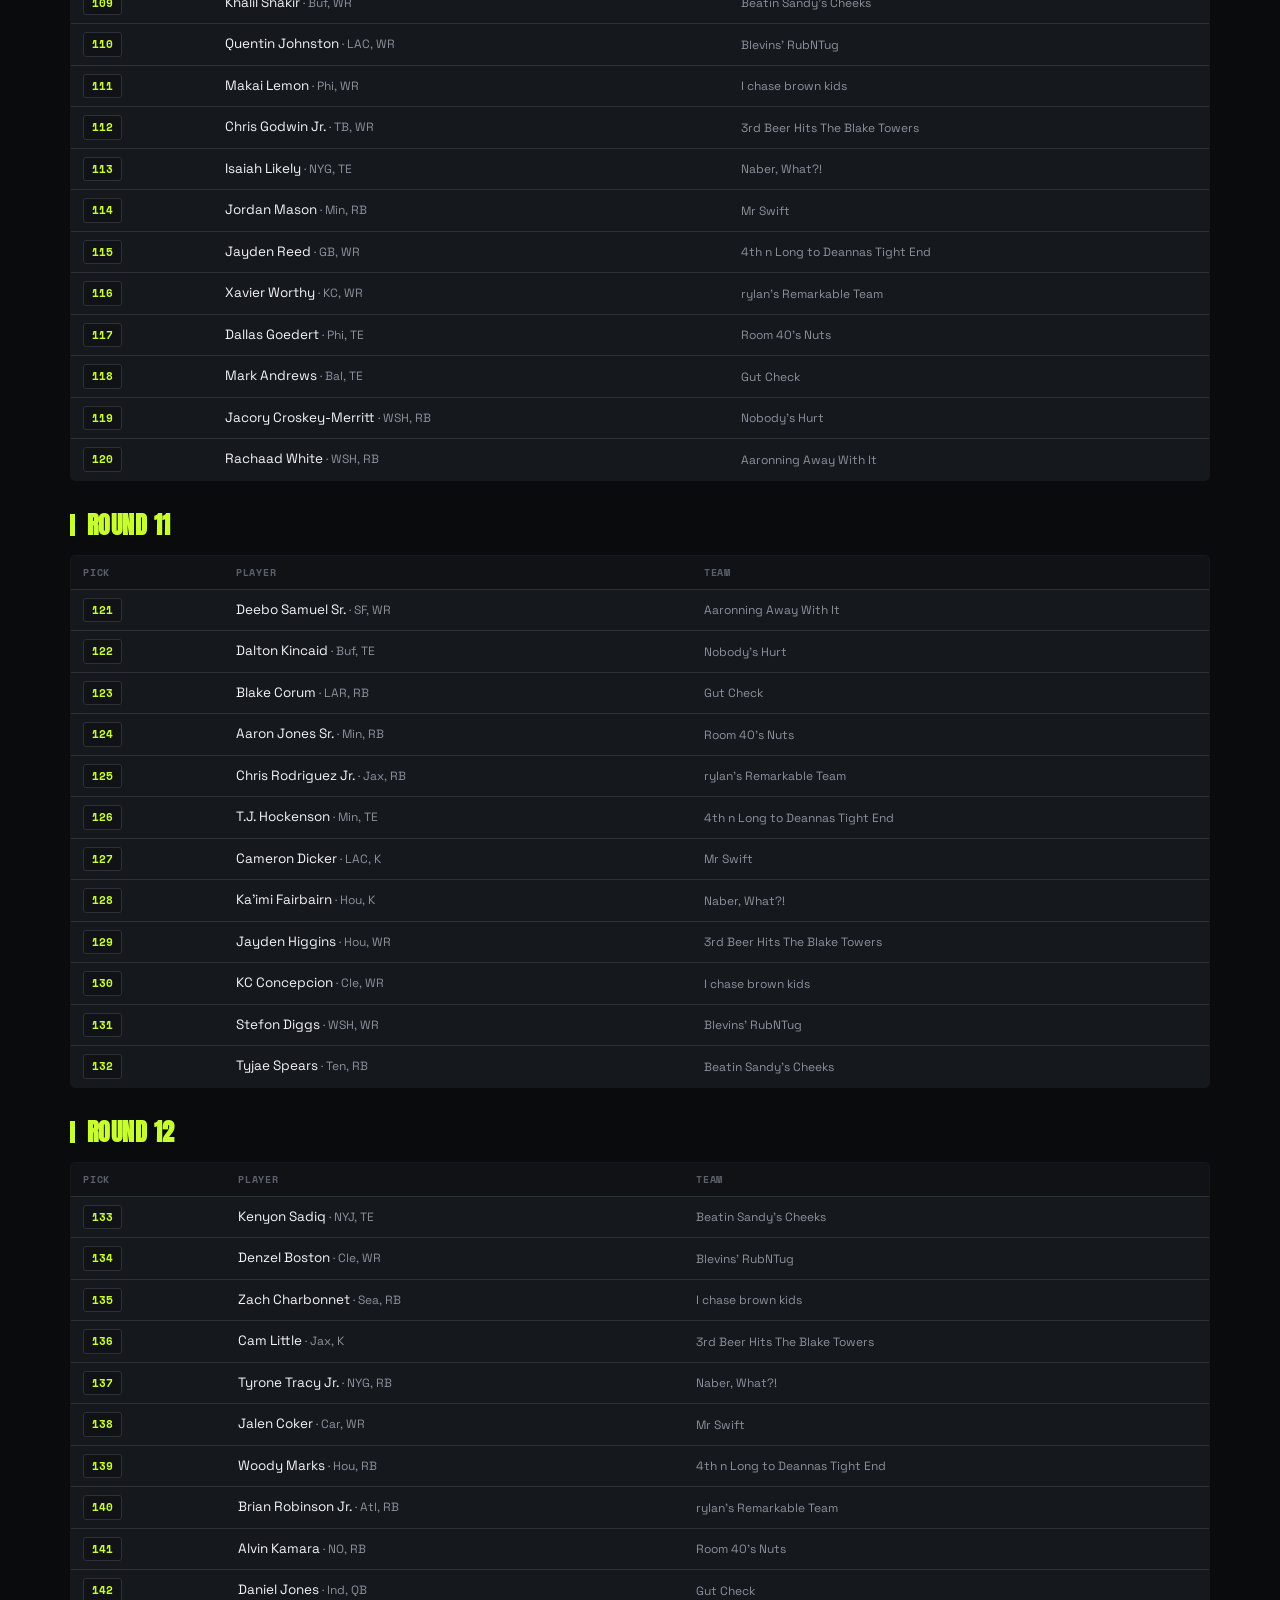
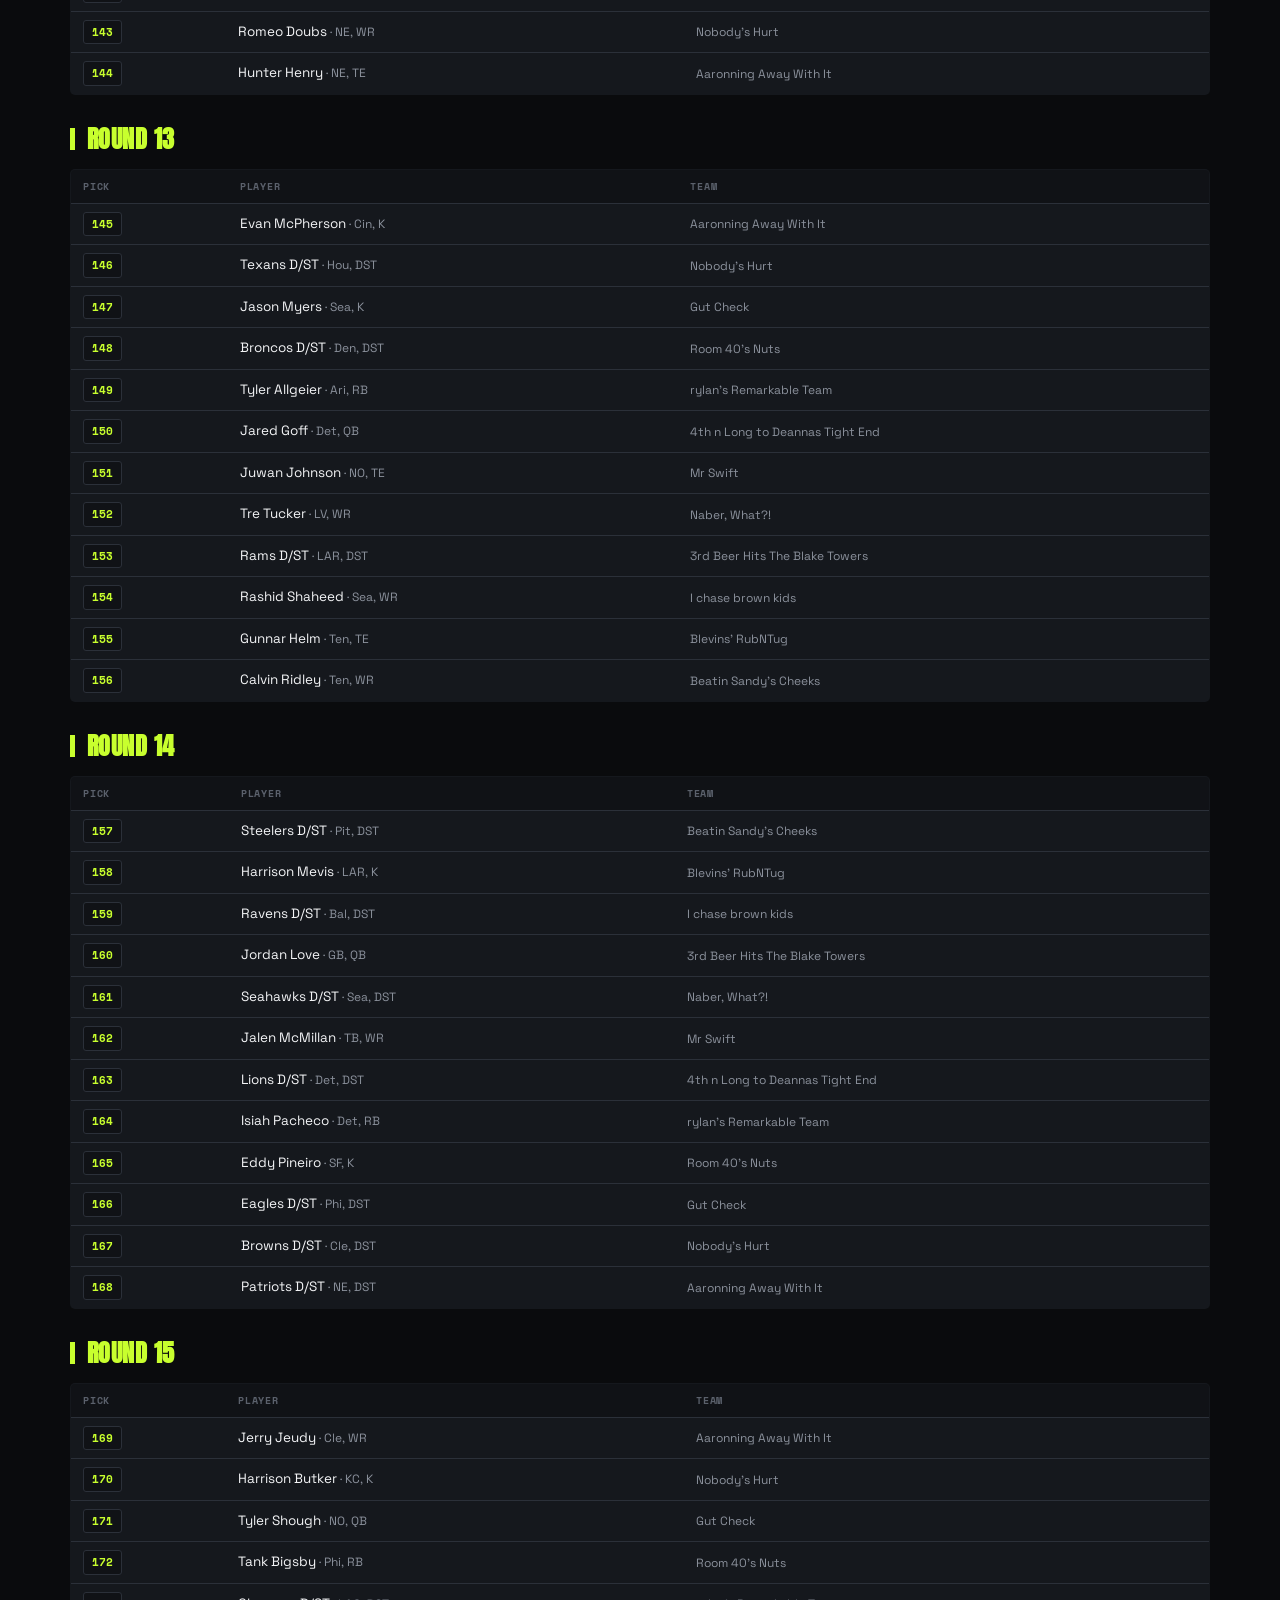
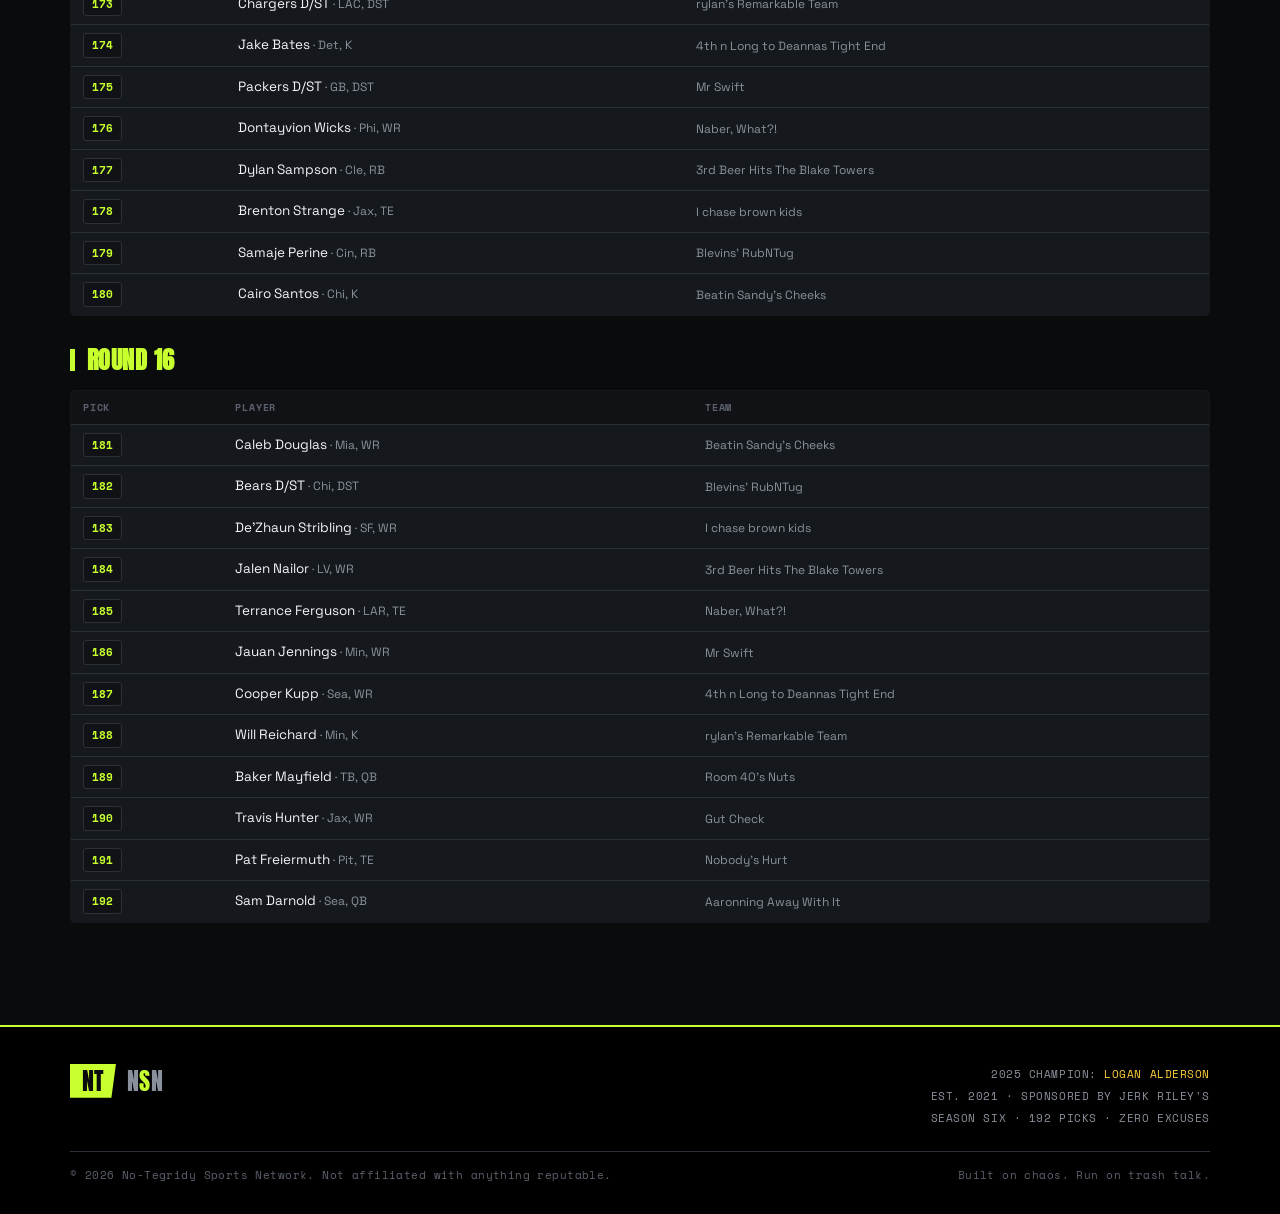
<file: draft-2026.html>
<!DOCTYPE html>
<html lang="en">
<head>
    <meta charset="UTF-8">
    <meta name="viewport" content="width=device-width, initial-scale=1.0">
    <title>2026 Draft Recap — NTSN | No-Tegridy Fantasy Football</title>
    <meta name="description" content="The complete 2026 No-Tegridy draft board: all 192 picks, 16 rounds, 12 rosters, and the takeaways that will decide the season.">
    <link rel="icon" href="favicon-32x32.png" type="image/png">
    <link rel="preconnect" href="https://fonts.googleapis.com">
    <link rel="preconnect" href="https://fonts.gstatic.com" crossorigin>
    <link href="https://fonts.googleapis.com/css2?family=Anton&family=Space+Grotesk:wght@400;500;700&family=Space+Mono:wght@400;700&display=swap" rel="stylesheet">
    <link rel="stylesheet" href="styles.css?v=ntsn2">
</head>
<body>
<a href="#main" class="skip-link">Skip to main content</a>

<div class="ticker" aria-hidden="true">
    <div class="ticker-track" id="ticker">
        <span class="ticker-item">📋 2026 Draft complete · 192 picks · 12 teams</span>
        <span class="ticker-item">Jahmyr Gibbs goes 1.01</span>
        <span class="ticker-item">Nine RBs came off the board in Round 2</span>
        <span class="ticker-item">Naber, What?! finally drafted Malik Nabers</span>
        <span class="ticker-item">Kelce and Kittle both lasted to Round 7</span>
        <span class="ticker-item">Cooper Kupp went 187th overall</span>
        <span class="ticker-item">Isaac drew the 1.01 and rebranded — pray for us all</span>
        <span class="ticker-item">Logan still owes an ass tattoo</span>
        <span class="ticker-item">Sponsored by Jerk Riley's</span>
        <span class="ticker-item">Est. 2021</span>
    </div>
</div>

<div class="util">
    <div class="wrap">
        <div class="u-left">
            <a href="index.html">NTSN</a>
            <a href="standings.html">Standings</a>
            <a class="on" href="draft-2026.html">Draft</a>
            <a href="#by-team">By Team</a>
            <a href="#by-round">By Round</a>
        </div>
        <div class="u-right">
            <span class="live"><span class="dot"></span>2026 DRAFT BOARD</span>
            <span>192 PICKS</span>
        </div>
    </div>
</div>

<div class="masthead">
    <div class="wrap">
        <a class="logo" href="index.html" aria-label="NTSN home">
            <span class="mark">NT</span>
            <span class="word">N<b>S</b>N</span>
            <span class="tag">No-Tegridy<br>Sports Network</span>
        </a>
        <div class="mh-search" aria-hidden="true">
            <span>🔍</span><input type="text" placeholder="Search players, teams, debts...">
        </div>
    </div>
</div>

<nav class="subnav" id="top" aria-label="Main">
    <div class="wrap">
        <a href="index.html">Home</a>
        <a href="standings.html">Standings</a>
        <a href="group.html">Legends</a>
        <a href="past-seasons.html">History</a>
        <a class="on" href="draft-2026.html">Draft</a>
        <a href="pictures.html">Film</a>
        <a class="roast" href="roasting-isaac.html">Roast Isaac</a>
    </div>
</nav>

<main id="main">

<div class="page-title-band">
    <div class="wrap">
        <div class="eyebrow">2026 Season · Draft Complete</div>
        <h1>The <em>2026</em> Draft</h1>
        <p class="dek">Twelve teams. Sixteen rounds. One hundred ninety-two picks. Here is the blueprint every manager will spend the next four months defending — or quietly deleting from the group chat.</p>
        <div class="chip-bar" style="margin-top:18px; margin-bottom:0;">
            <a href="#takeaways" class="chip">Takeaways →</a>
            <a href="#by-team" class="chip">By Team →</a>
            <a href="#by-round" class="chip">By Round →</a>
            <a href="draft-recap.html" class="chip">2025 Board →</a>
        </div>
    </div>
</div>

<!-- TAKEAWAYS -->
<section class="sec" id="takeaways">
    <div class="wrap">
        <div class="sec-head reveal">
            <span class="bar"></span>
            <h2>Draft Takeaways</h2>
            <span class="rule"></span>
            <span class="sec-sub" style="margin-bottom:0;">THE NUMBERS</span>
        </div>
        <div class="callouts reveal" style="margin-top:0;">
            <div class="callout">
                <div class="lbl">Total Picks</div>
                <div class="val">192 · 16 Rounds</div>
            </div>
            <div class="callout">
                <div class="lbl">First Overall</div>
                <div class="val">Jahmyr Gibbs</div>
            </div>
            <div class="callout">
                <div class="lbl">Round 2 RB Run</div>
                <div class="val">9 of 12 picks</div>
            </div>
            <div class="callout">
                <div class="lbl">First QB Off Board</div>
                <div class="val">Josh Allen · 26 OA</div>
            </div>
            <div class="callout">
                <div class="lbl">First TE Off Board</div>
                <div class="val">Trey McBride · 20 OA</div>
            </div>
            <div class="callout">
                <div class="lbl">First Kicker</div>
                <div class="val">Brandon Aubrey · 87 OA</div>
            </div>
            <div class="callout">
                <div class="lbl">First D/ST</div>
                <div class="val">Texans D/ST · 146 OA</div>
            </div>
            <div class="callout">
                <div class="lbl">Mr. Irrelevant</div>
                <div class="val">Sam Darnold · 192 OA</div>
            </div>
        </div>

        <div class="analysis reveal" style="margin-top:22px;">
            <div class="big">9<small>RBs IN ROUND 2</small></div>
            <div>
                <h3>The Great Running Back Panic</h3>
                <p>Round 1 went chalk — six wide receivers, six backs, no surprises. Then the room blinked. Nine of the twelve picks in Round 2 were running backs, and by the time the snake turned back around the position was stripped to the studs. Cain Cooksey walked away with Christian McCaffrey and Saquon Barkley on consecutive turns. Everyone else spent the next fourteen rounds explaining why they didn't.</p>
                <p class="quote">"I had a plan. The plan was RBs. Everyone had that plan." — twelve managers, simultaneously</p>
            </div>
        </div>
    </div>
</section>

<!-- STORYLINES -->
<section class="sec">
    <div class="wrap">
        <div class="sec-head reveal">
            <span class="bar"></span>
            <h2>Draft Day Storylines</h2>
            <span class="rule"></span>
            <span class="sec-sub" style="margin-bottom:0;">SIX THINGS THAT HAPPENED</span>
        </div>
        <div class="cards reveal">
            <article class="card">
                <div class="thumb"><span class="cat">Destiny</span></div>
                <div class="cbody">
                    <h3>Naber, What?! Gets His Nabers</h3>
                    <p>Blake Howell has carried the team name for a full year. At pick 32 he finally took Malik Nabers and completed the bit. The league agreed it had to happen. Nobody agreed it was good value.</p>
                    <div class="meta">Bracketology · 2 min read</div>
                </div>
            </article>
            <article class="card">
                <div class="thumb g6"><span class="cat">Free Fall</span></div>
                <div class="cbody">
                    <h3>Kelce and Kittle, Round 7</h3>
                    <p>Two future Hall of Famers went back-to-back at 82 and 83. Barnwell got Kittle, Jacob Johnson got Kelce, and a decade of tight end supremacy officially became a value pick.</p>
                    <div class="meta">Analytics · 3 min read</div>
                </div>
            </article>
            <article class="card">
                <div class="thumb g3"><span class="cat">Crime Scene</span></div>
                <div class="cbody">
                    <h3>A Kicker in Round 8</h3>
                    <p>Brandon Aubrey came off the board at pick 87 — a full 40 picks before the next kicker. The league has a long, documented history with early kickers. It never ends well.</p>
                    <div class="meta">Investigations · 2 min read</div>
                </div>
            </article>
            <article class="card">
                <div class="thumb g2"><span class="cat">Value</span></div>
                <div class="cbody">
                    <h3>Cooper Kupp at 187</h3>
                    <p>The second-to-last round produced a former triple-crown winner. Cain Cooksey took the flier. Alvin Kamara (141) and Mark Andrews (118) went late too — the veteran discount was in full effect.</p>
                    <div class="meta">Value Watch · 3 min read</div>
                </div>
            </article>
            <article class="card">
                <div class="thumb g5"><span class="cat">Patience</span></div>
                <div class="cbody">
                    <h3>The Quarterback Standoff</h3>
                    <p>Eli Hurt blinked first, taking Josh Allen at 26. Five teams then waited past pick 75, and three held out until Round 8 or later. Patrick Mahomes lasted all the way to 97.</p>
                    <div class="meta">Positional · 2 min read</div>
                </div>
            </article>
            <article class="card">
                <div class="thumb g4"><span class="cat">Rebrand</span></div>
                <div class="cbody">
                    <h3>Isaac Got the 1.01</h3>
                    <p>CeeDees Blue Balls is dead. Long live Aaronning Away With It. The league's most reliable punchline drew the top pick, took Gibbs, and followed with Jacobs and A.J. Brown — a genuinely coherent board. Nobody knows how to feel about it.</p>
                    <div class="meta">Investigations · 3 min read</div>
                </div>
            </article>
        </div>
    </div>
</section>

<!-- BY TEAM -->
<section class="sec" id="by-team">
    <div class="wrap-wide">
        <div class="sec-head reveal">
            <span class="bar"></span>
            <h2>Roster by Roster</h2>
            <span class="rule"></span>
            <span class="sec-sub" style="margin-bottom:0;">ALL 12 SQUADS</span>
        </div>

        <article class="draft-team reveal" id="t-aawi">
            <div class="draft-team-head">
                <h3>Aaronning Away With It</h3>
                <span class="owner">Isaac Puzey · The Roastable One · Slot 1</span>
            </div>
            <div class="pick-grid">
                <div class="pick"><span class="pn">1</span><span class="pl">Jahmyr Gibbs<span class="pos">Det · RB</span></span></div>
                <div class="pick"><span class="pn">2</span><span class="pl">Josh Jacobs<span class="pos">GB · RB</span></span></div>
                <div class="pick"><span class="pn">3</span><span class="pl">A.J. Brown<span class="pos">NE · WR</span></span></div>
                <div class="pick"><span class="pn">4</span><span class="pl">Ladd McConkey<span class="pos">LAC · WR</span></span></div>
                <div class="pick"><span class="pn">5</span><span class="pl">D'Andre Swift<span class="pos">Chi · RB</span></span></div>
                <div class="pick"><span class="pn">6</span><span class="pl">Mike Evans<span class="pos">SF · WR</span></span></div>
                <div class="pick"><span class="pn">7</span><span class="pl">Jake Ferguson<span class="pos">Dal · TE</span></span></div>
                <div class="pick"><span class="pn">8</span><span class="pl">Chuba Hubbard<span class="pos">Car · RB</span></span></div>
                <div class="pick"><span class="pn">9</span><span class="pl">Patrick Mahomes<span class="pos">KC · QB</span></span></div>
                <div class="pick"><span class="pn">10</span><span class="pl">Rachaad White<span class="pos">WSH · RB</span></span></div>
                <div class="pick"><span class="pn">11</span><span class="pl">Deebo Samuel Sr.<span class="pos">SF · WR</span></span></div>
                <div class="pick"><span class="pn">12</span><span class="pl">Hunter Henry<span class="pos">NE · TE</span></span></div>
                <div class="pick"><span class="pn">13</span><span class="pl">Evan McPherson<span class="pos">Cin · K</span></span></div>
                <div class="pick"><span class="pn">14</span><span class="pl">Patriots D/ST<span class="pos">NE · DST</span></span></div>
                <div class="pick"><span class="pn">15</span><span class="pl">Jerry Jeudy<span class="pos">Cle · WR</span></span></div>
                <div class="pick"><span class="pn">16</span><span class="pl">Sam Darnold<span class="pos">Sea · QB</span></span></div>
            </div>
        </article>

        <article class="draft-team reveal" id="t-nh">
            <div class="draft-team-head">
                <h3>Nobody's Hurt</h3>
                <span class="owner">Eli Hurt · 2025 3rd Place · Slot 2</span>
            </div>
            <div class="pick-grid">
                <div class="pick"><span class="pn">1</span><span class="pl">Bijan Robinson<span class="pos">Atl · RB</span></span></div>
                <div class="pick"><span class="pn">2</span><span class="pl">Breece Hall<span class="pos">NYJ · RB</span></span></div>
                <div class="pick"><span class="pn">3</span><span class="pl">Josh Allen<span class="pos">Buf · QB</span></span></div>
                <div class="pick"><span class="pn">4</span><span class="pl">Tee Higgins<span class="pos">Cin · WR</span></span></div>
                <div class="pick"><span class="pn">5</span><span class="pl">Tyler Warren<span class="pos">Ind · TE</span></span></div>
                <div class="pick"><span class="pn">6</span><span class="pl">Michael Pittman Jr.<span class="pos">Pit · WR</span></span></div>
                <div class="pick"><span class="pn">7</span><span class="pl">Christian Watson<span class="pos">GB · WR</span></span></div>
                <div class="pick"><span class="pn">8</span><span class="pl">Matthew Stafford<span class="pos">LAR · QB</span></span></div>
                <div class="pick"><span class="pn">9</span><span class="pl">Jakobi Meyers<span class="pos">Jax · WR</span></span></div>
                <div class="pick"><span class="pn">10</span><span class="pl">Jacory Croskey-Merritt<span class="pos">WSH · RB</span></span></div>
                <div class="pick"><span class="pn">11</span><span class="pl">Dalton Kincaid<span class="pos">Buf · TE</span></span></div>
                <div class="pick"><span class="pn">12</span><span class="pl">Romeo Doubs<span class="pos">NE · WR</span></span></div>
                <div class="pick"><span class="pn">13</span><span class="pl">Texans D/ST<span class="pos">Hou · DST</span></span></div>
                <div class="pick"><span class="pn">14</span><span class="pl">Browns D/ST<span class="pos">Cle · DST</span></span></div>
                <div class="pick"><span class="pn">15</span><span class="pl">Harrison Butker<span class="pos">KC · K</span></span></div>
                <div class="pick"><span class="pn">16</span><span class="pl">Pat Freiermuth<span class="pos">Pit · TE</span></span></div>
            </div>
        </article>

        <article class="draft-team reveal" id="t-gc">
            <div class="draft-team-head">
                <h3>Gut Check</h3>
                <span class="owner">Donavon Alderson · Commissioner · Slot 3</span>
            </div>
            <div class="pick-grid">
                <div class="pick"><span class="pn">1</span><span class="pl">Ja'Marr Chase<span class="pos">Cin · WR</span></span></div>
                <div class="pick"><span class="pn">2</span><span class="pl">Omarion Hampton<span class="pos">LAC · RB</span></span></div>
                <div class="pick"><span class="pn">3</span><span class="pl">Nico Collins<span class="pos">Hou · WR</span></span></div>
                <div class="pick"><span class="pn">4</span><span class="pl">Jaylen Waddle<span class="pos">Den · WR</span></span></div>
                <div class="pick"><span class="pn">5</span><span class="pl">Jadarian Price<span class="pos">Sea · RB</span></span></div>
                <div class="pick"><span class="pn">6</span><span class="pl">Parker Washington<span class="pos">Jax · WR</span></span></div>
                <div class="pick"><span class="pn">7</span><span class="pl">TreVeyon Henderson<span class="pos">NE · RB</span></span></div>
                <div class="pick"><span class="pn">8</span><span class="pl">Dak Prescott<span class="pos">Dal · QB</span></span></div>
                <div class="pick"><span class="pn">9</span><span class="pl">Jonathon Brooks<span class="pos">Car · RB</span></span></div>
                <div class="pick"><span class="pn">10</span><span class="pl">Mark Andrews<span class="pos">Bal · TE</span></span></div>
                <div class="pick"><span class="pn">11</span><span class="pl">Blake Corum<span class="pos">LAR · RB</span></span></div>
                <div class="pick"><span class="pn">12</span><span class="pl">Daniel Jones<span class="pos">Ind · QB</span></span></div>
                <div class="pick"><span class="pn">13</span><span class="pl">Jason Myers<span class="pos">Sea · K</span></span></div>
                <div class="pick"><span class="pn">14</span><span class="pl">Eagles D/ST<span class="pos">Phi · DST</span></span></div>
                <div class="pick"><span class="pn">15</span><span class="pl">Tyler Shough<span class="pos">NO · QB</span></span></div>
                <div class="pick"><span class="pn">16</span><span class="pl">Travis Hunter<span class="pos">Jax · WR</span></span></div>
            </div>
        </article>

        <article class="draft-team reveal" id="t-r40">
            <div class="draft-team-head">
                <h3>Room 40's Nuts</h3>
                <span class="owner">CJ Tackett · 2024 Champion · Slot 4</span>
            </div>
            <div class="pick-grid">
                <div class="pick"><span class="pn">1</span><span class="pl">Puka Nacua<span class="pos">LAR · WR</span></span></div>
                <div class="pick"><span class="pn">2</span><span class="pl">Derrick Henry<span class="pos">Bal · RB</span></span></div>
                <div class="pick"><span class="pn">3</span><span class="pl">Brock Bowers<span class="pos">LV · TE</span></span></div>
                <div class="pick"><span class="pn">4</span><span class="pl">Bucky Irving<span class="pos">TB · RB</span></span></div>
                <div class="pick"><span class="pn">5</span><span class="pl">Terry McLaurin<span class="pos">WSH · WR</span></span></div>
                <div class="pick"><span class="pn">6</span><span class="pl">Marvin Harrison Jr.<span class="pos">Ari · WR</span></span></div>
                <div class="pick"><span class="pn">7</span><span class="pl">DK Metcalf<span class="pos">Pit · WR</span></span></div>
                <div class="pick"><span class="pn">8</span><span class="pl">Brian Thomas Jr.<span class="pos">Jax · WR</span></span></div>
                <div class="pick"><span class="pn">9</span><span class="pl">Justin Herbert<span class="pos">LAC · QB</span></span></div>
                <div class="pick"><span class="pn">10</span><span class="pl">Dallas Goedert<span class="pos">Phi · TE</span></span></div>
                <div class="pick"><span class="pn">11</span><span class="pl">Aaron Jones Sr.<span class="pos">Min · RB</span></span></div>
                <div class="pick"><span class="pn">12</span><span class="pl">Alvin Kamara<span class="pos">NO · RB</span></span></div>
                <div class="pick"><span class="pn">13</span><span class="pl">Broncos D/ST<span class="pos">Den · DST</span></span></div>
                <div class="pick"><span class="pn">14</span><span class="pl">Eddy Pineiro<span class="pos">SF · K</span></span></div>
                <div class="pick"><span class="pn">15</span><span class="pl">Tank Bigsby<span class="pos">Phi · RB</span></span></div>
                <div class="pick"><span class="pn">16</span><span class="pl">Baker Mayfield<span class="pos">TB · QB</span></span></div>
            </div>
        </article>

        <article class="draft-team reveal" id="t-rrt">
            <div class="draft-team-head">
                <h3>rylan's Remarkable Team</h3>
                <span class="owner">Rylan Thomas · 2025 Last Place · Slot 5</span>
            </div>
            <div class="pick-grid">
                <div class="pick"><span class="pn">1</span><span class="pl">Jaxon Smith-Njigba<span class="pos">Sea · WR</span></span></div>
                <div class="pick"><span class="pn">2</span><span class="pl">Trey McBride<span class="pos">Ari · TE</span></span></div>
                <div class="pick"><span class="pn">3</span><span class="pl">Javonte Williams<span class="pos">Dal · RB</span></span></div>
                <div class="pick"><span class="pn">4</span><span class="pl">Quinshon Judkins<span class="pos">Cle · RB</span></span></div>
                <div class="pick"><span class="pn">5</span><span class="pl">DJ Moore<span class="pos">Buf · WR</span></span></div>
                <div class="pick"><span class="pn">6</span><span class="pl">David Montgomery<span class="pos">Hou · RB</span></span></div>
                <div class="pick"><span class="pn">7</span><span class="pl">Caleb Williams<span class="pos">Chi · QB</span></span></div>
                <div class="pick"><span class="pn">8</span><span class="pl">Michael Wilson<span class="pos">Ari · WR</span></span></div>
                <div class="pick"><span class="pn">9</span><span class="pl">Jordan Addison<span class="pos">Min · WR</span></span></div>
                <div class="pick"><span class="pn">10</span><span class="pl">Xavier Worthy<span class="pos">KC · WR</span></span></div>
                <div class="pick"><span class="pn">11</span><span class="pl">Chris Rodriguez Jr.<span class="pos">Jax · RB</span></span></div>
                <div class="pick"><span class="pn">12</span><span class="pl">Brian Robinson Jr.<span class="pos">Atl · RB</span></span></div>
                <div class="pick"><span class="pn">13</span><span class="pl">Tyler Allgeier<span class="pos">Ari · RB</span></span></div>
                <div class="pick"><span class="pn">14</span><span class="pl">Isiah Pacheco<span class="pos">Det · RB</span></span></div>
                <div class="pick"><span class="pn">15</span><span class="pl">Chargers D/ST<span class="pos">LAC · DST</span></span></div>
                <div class="pick"><span class="pn">16</span><span class="pl">Will Reichard<span class="pos">Min · K</span></span></div>
            </div>
        </article>

        <article class="draft-team reveal" id="t-fnl">
            <div class="draft-team-head">
                <h3>4th n Long to Deannas Tight End</h3>
                <span class="owner">Cain Cooksey · Efficiency King · Slot 6</span>
            </div>
            <div class="pick-grid">
                <div class="pick"><span class="pn">1</span><span class="pl">Christian McCaffrey<span class="pos">SF · RB</span></span></div>
                <div class="pick"><span class="pn">2</span><span class="pl">Saquon Barkley<span class="pos">Phi · RB</span></span></div>
                <div class="pick"><span class="pn">3</span><span class="pl">Garrett Wilson<span class="pos">NYJ · WR</span></span></div>
                <div class="pick"><span class="pn">4</span><span class="pl">DeVonta Smith<span class="pos">Phi · WR</span></span></div>
                <div class="pick"><span class="pn">5</span><span class="pl">Lamar Jackson<span class="pos">Bal · QB</span></span></div>
                <div class="pick"><span class="pn">6</span><span class="pl">Courtland Sutton<span class="pos">Den · WR</span></span></div>
                <div class="pick"><span class="pn">7</span><span class="pl">Harold Fannin Jr.<span class="pos">Cle · TE</span></span></div>
                <div class="pick"><span class="pn">8</span><span class="pl">Tony Pollard<span class="pos">Ten · RB</span></span></div>
                <div class="pick"><span class="pn">9</span><span class="pl">Josh Downs<span class="pos">Ind · WR</span></span></div>
                <div class="pick"><span class="pn">10</span><span class="pl">Jayden Reed<span class="pos">GB · WR</span></span></div>
                <div class="pick"><span class="pn">11</span><span class="pl">T.J. Hockenson<span class="pos">Min · TE</span></span></div>
                <div class="pick"><span class="pn">12</span><span class="pl">Woody Marks<span class="pos">Hou · RB</span></span></div>
                <div class="pick"><span class="pn">13</span><span class="pl">Jared Goff<span class="pos">Det · QB</span></span></div>
                <div class="pick"><span class="pn">14</span><span class="pl">Lions D/ST<span class="pos">Det · DST</span></span></div>
                <div class="pick"><span class="pn">15</span><span class="pl">Jake Bates<span class="pos">Det · K</span></span></div>
                <div class="pick"><span class="pn">16</span><span class="pl">Cooper Kupp<span class="pos">Sea · WR</span></span></div>
            </div>
        </article>

        <article class="draft-team reveal" id="t-mps">
            <div class="draft-team-head">
                <h3>Mr Swift</h3>
                <span class="owner">Logan Alderson · Defending Champion · Slot 7</span>
            </div>
            <div class="pick-grid">
                <div class="pick"><span class="pn">1</span><span class="pl">Amon-Ra St. Brown<span class="pos">Det · WR</span></span></div>
                <div class="pick"><span class="pn">2</span><span class="pl">Kenneth Walker III<span class="pos">KC · RB</span></span></div>
                <div class="pick"><span class="pn">3</span><span class="pl">George Pickens<span class="pos">Dal · WR</span></span></div>
                <div class="pick"><span class="pn">4</span><span class="pl">Davante Adams<span class="pos">LAR · WR</span></span></div>
                <div class="pick"><span class="pn">5</span><span class="pl">Sam LaPorta<span class="pos">Det · TE</span></span></div>
                <div class="pick"><span class="pn">6</span><span class="pl">Jaxson Dart<span class="pos">NYG · QB</span></span></div>
                <div class="pick"><span class="pn">7</span><span class="pl">Rico Dowdle<span class="pos">Pit · RB</span></span></div>
                <div class="pick"><span class="pn">8</span><span class="pl">Brock Purdy<span class="pos">SF · QB</span></span></div>
                <div class="pick"><span class="pn">9</span><span class="pl">Kenny Gainwell<span class="pos">TB · RB</span></span></div>
                <div class="pick"><span class="pn">10</span><span class="pl">Jordan Mason<span class="pos">Min · RB</span></span></div>
                <div class="pick"><span class="pn">11</span><span class="pl">Cameron Dicker<span class="pos">LAC · K</span></span></div>
                <div class="pick"><span class="pn">12</span><span class="pl">Jalen Coker<span class="pos">Car · WR</span></span></div>
                <div class="pick"><span class="pn">13</span><span class="pl">Juwan Johnson<span class="pos">NO · TE</span></span></div>
                <div class="pick"><span class="pn">14</span><span class="pl">Jalen McMillan<span class="pos">TB · WR</span></span></div>
                <div class="pick"><span class="pn">15</span><span class="pl">Packers D/ST<span class="pos">GB · DST</span></span></div>
                <div class="pick"><span class="pn">16</span><span class="pl">Jauan Jennings<span class="pos">Min · WR</span></span></div>
            </div>
        </article>

        <article class="draft-team reveal" id="t-nw">
            <div class="draft-team-head">
                <h3>Naber, What?!</h3>
                <span class="owner">Blake Howell · 2022 Champion · Slot 8</span>
            </div>
            <div class="pick-grid">
                <div class="pick"><span class="pn">1</span><span class="pl">Jonathan Taylor<span class="pos">Ind · RB</span></span></div>
                <div class="pick"><span class="pn">2</span><span class="pl">Jeremiyah Love<span class="pos">Ari · RB</span></span></div>
                <div class="pick"><span class="pn">3</span><span class="pl">Malik Nabers<span class="pos">NYG · WR</span></span></div>
                <div class="pick"><span class="pn">4</span><span class="pl">Emeka Egbuka<span class="pos">TB · WR</span></span></div>
                <div class="pick"><span class="pn">5</span><span class="pl">Drake Maye<span class="pos">NE · QB</span></span></div>
                <div class="pick"><span class="pn">6</span><span class="pl">Carnell Tate<span class="pos">Ten · WR</span></span></div>
                <div class="pick"><span class="pn">7</span><span class="pl">Tucker Kraft<span class="pos">GB · TE</span></span></div>
                <div class="pick"><span class="pn">8</span><span class="pl">Matthew Golden<span class="pos">GB · WR</span></span></div>
                <div class="pick"><span class="pn">9</span><span class="pl">RJ Harvey<span class="pos">Den · RB</span></span></div>
                <div class="pick"><span class="pn">10</span><span class="pl">Isaiah Likely<span class="pos">NYG · TE</span></span></div>
                <div class="pick"><span class="pn">11</span><span class="pl">Ka'imi Fairbairn<span class="pos">Hou · K</span></span></div>
                <div class="pick"><span class="pn">12</span><span class="pl">Tyrone Tracy Jr.<span class="pos">NYG · RB</span></span></div>
                <div class="pick"><span class="pn">13</span><span class="pl">Tre Tucker<span class="pos">LV · WR</span></span></div>
                <div class="pick"><span class="pn">14</span><span class="pl">Seahawks D/ST<span class="pos">Sea · DST</span></span></div>
                <div class="pick"><span class="pn">15</span><span class="pl">Dontayvion Wicks<span class="pos">Phi · WR</span></span></div>
                <div class="pick"><span class="pn">16</span><span class="pl">Terrance Ferguson<span class="pos">LAR · TE</span></span></div>
            </div>
        </article>

        <article class="draft-team reveal" id="t-tbh">
            <div class="draft-team-head">
                <h3>3rd Beer Hits The Blake Towers</h3>
                <span class="owner">Garrett Burton · 188-pt Game · Slot 9</span>
            </div>
            <div class="pick-grid">
                <div class="pick"><span class="pn">1</span><span class="pl">CeeDee Lamb<span class="pos">Dal · WR</span></span></div>
                <div class="pick"><span class="pn">2</span><span class="pl">Chase Brown<span class="pos">Cin · RB</span></span></div>
                <div class="pick"><span class="pn">3</span><span class="pl">Travis Etienne Jr.<span class="pos">NO · RB</span></span></div>
                <div class="pick"><span class="pn">4</span><span class="pl">Zay Flowers<span class="pos">Bal · WR</span></span></div>
                <div class="pick"><span class="pn">5</span><span class="pl">Colston Loveland<span class="pos">Chi · TE</span></span></div>
                <div class="pick"><span class="pn">6</span><span class="pl">Alec Pierce<span class="pos">Ind · WR</span></span></div>
                <div class="pick"><span class="pn">7</span><span class="pl">Bo Nix<span class="pos">Den · QB</span></span></div>
                <div class="pick"><span class="pn">8</span><span class="pl">Jaylen Warren<span class="pos">Pit · RB</span></span></div>
                <div class="pick"><span class="pn">9</span><span class="pl">J.K. Dobbins<span class="pos">Den · RB</span></span></div>
                <div class="pick"><span class="pn">10</span><span class="pl">Chris Godwin Jr.<span class="pos">TB · WR</span></span></div>
                <div class="pick"><span class="pn">11</span><span class="pl">Jayden Higgins<span class="pos">Hou · WR</span></span></div>
                <div class="pick"><span class="pn">12</span><span class="pl">Cam Little<span class="pos">Jax · K</span></span></div>
                <div class="pick"><span class="pn">13</span><span class="pl">Rams D/ST<span class="pos">LAR · DST</span></span></div>
                <div class="pick"><span class="pn">14</span><span class="pl">Jordan Love<span class="pos">GB · QB</span></span></div>
                <div class="pick"><span class="pn">15</span><span class="pl">Dylan Sampson<span class="pos">Cle · RB</span></span></div>
                <div class="pick"><span class="pn">16</span><span class="pl">Jalen Nailor<span class="pos">LV · WR</span></span></div>
            </div>
        </article>

        <article class="draft-team reveal" id="t-icbk">
            <div class="draft-team-head">
                <h3>I chase brown kids</h3>
                <span class="owner">Jacob Barnwell · Slot 10</span>
            </div>
            <div class="pick-grid">
                <div class="pick"><span class="pn">1</span><span class="pl">James Cook III<span class="pos">Buf · RB</span></span></div>
                <div class="pick"><span class="pn">2</span><span class="pl">Ashton Jeanty<span class="pos">LV · RB</span></span></div>
                <div class="pick"><span class="pn">3</span><span class="pl">Tetairoa McMillan<span class="pos">Car · WR</span></span></div>
                <div class="pick"><span class="pn">4</span><span class="pl">Chris Olave<span class="pos">NO · WR</span></span></div>
                <div class="pick"><span class="pn">5</span><span class="pl">Jameson Williams<span class="pos">Det · WR</span></span></div>
                <div class="pick"><span class="pn">6</span><span class="pl">Joe Burrow<span class="pos">Cin · QB</span></span></div>
                <div class="pick"><span class="pn">7</span><span class="pl">George Kittle<span class="pos">SF · TE</span></span></div>
                <div class="pick"><span class="pn">8</span><span class="pl">Brandon Aubrey<span class="pos">Dal · K</span></span></div>
                <div class="pick"><span class="pn">9</span><span class="pl">Trevor Lawrence<span class="pos">Jax · QB</span></span></div>
                <div class="pick"><span class="pn">10</span><span class="pl">Makai Lemon<span class="pos">Phi · WR</span></span></div>
                <div class="pick"><span class="pn">11</span><span class="pl">KC Concepcion<span class="pos">Cle · WR</span></span></div>
                <div class="pick"><span class="pn">12</span><span class="pl">Zach Charbonnet<span class="pos">Sea · RB</span></span></div>
                <div class="pick"><span class="pn">13</span><span class="pl">Rashid Shaheed<span class="pos">Sea · WR</span></span></div>
                <div class="pick"><span class="pn">14</span><span class="pl">Ravens D/ST<span class="pos">Bal · DST</span></span></div>
                <div class="pick"><span class="pn">15</span><span class="pl">Brenton Strange<span class="pos">Jax · TE</span></span></div>
                <div class="pick"><span class="pn">16</span><span class="pl">De'Zhaun Stribling<span class="pos">SF · WR</span></span></div>
            </div>
        </article>

        <article class="draft-team reveal" id="t-brt">
            <div class="draft-team-head">
                <h3>Blevins' RubNTug</h3>
                <span class="owner">Jacob Johnson · 2023 Champion · Slot 11</span>
            </div>
            <div class="pick-grid">
                <div class="pick"><span class="pn">1</span><span class="pl">Justin Jefferson<span class="pos">Min · WR</span></span></div>
                <div class="pick"><span class="pn">2</span><span class="pl">Rashee Rice<span class="pos">KC · WR</span></span></div>
                <div class="pick"><span class="pn">3</span><span class="pl">Kyren Williams<span class="pos">LAR · RB</span></span></div>
                <div class="pick"><span class="pn">4</span><span class="pl">Jalen Hurts<span class="pos">Phi · QB</span></span></div>
                <div class="pick"><span class="pn">5</span><span class="pl">Luther Burden III<span class="pos">Chi · WR</span></span></div>
                <div class="pick"><span class="pn">6</span><span class="pl">Bhayshul Tuten<span class="pos">Jax · RB</span></span></div>
                <div class="pick"><span class="pn">7</span><span class="pl">Travis Kelce<span class="pos">KC · TE</span></span></div>
                <div class="pick"><span class="pn">8</span><span class="pl">Wan'Dale Robinson<span class="pos">Ten · WR</span></span></div>
                <div class="pick"><span class="pn">9</span><span class="pl">Kyle Monangai<span class="pos">Chi · RB</span></span></div>
                <div class="pick"><span class="pn">10</span><span class="pl">Quentin Johnston<span class="pos">LAC · WR</span></span></div>
                <div class="pick"><span class="pn">11</span><span class="pl">Stefon Diggs<span class="pos">WSH · WR</span></span></div>
                <div class="pick"><span class="pn">12</span><span class="pl">Denzel Boston<span class="pos">Cle · WR</span></span></div>
                <div class="pick"><span class="pn">13</span><span class="pl">Gunnar Helm<span class="pos">Ten · TE</span></span></div>
                <div class="pick"><span class="pn">14</span><span class="pl">Harrison Mevis<span class="pos">LAR · K</span></span></div>
                <div class="pick"><span class="pn">15</span><span class="pl">Samaje Perine<span class="pos">Cin · RB</span></span></div>
                <div class="pick"><span class="pn">16</span><span class="pl">Bears D/ST<span class="pos">Chi · DST</span></span></div>
            </div>
        </article>

        <article class="draft-team reveal" id="t-bsc">
            <div class="draft-team-head">
                <h3>Beatin Sandy's Cheeks</h3>
                <span class="owner">Tyler Blevins · Consolation Champ · Slot 12</span>
            </div>
            <div class="pick-grid">
                <div class="pick"><span class="pn">1</span><span class="pl">De'Von Achane<span class="pos">Mia · RB</span></span></div>
                <div class="pick"><span class="pn">2</span><span class="pl">Drake London<span class="pos">Atl · WR</span></span></div>
                <div class="pick"><span class="pn">3</span><span class="pl">Cam Skattebo<span class="pos">NYG · RB</span></span></div>
                <div class="pick"><span class="pn">4</span><span class="pl">Jayden Daniels<span class="pos">WSH · QB</span></span></div>
                <div class="pick"><span class="pn">5</span><span class="pl">Rome Odunze<span class="pos">Chi · WR</span></span></div>
                <div class="pick"><span class="pn">6</span><span class="pl">Kyle Pitts Sr.<span class="pos">Atl · TE</span></span></div>
                <div class="pick"><span class="pn">7</span><span class="pl">Rhamondre Stevenson<span class="pos">NE · RB</span></span></div>
                <div class="pick"><span class="pn">8</span><span class="pl">Jordyn Tyson<span class="pos">NO · WR</span></span></div>
                <div class="pick"><span class="pn">9</span><span class="pl">Kyler Murray<span class="pos">Min · QB</span></span></div>
                <div class="pick"><span class="pn">10</span><span class="pl">Khalil Shakir<span class="pos">Buf · WR</span></span></div>
                <div class="pick"><span class="pn">11</span><span class="pl">Tyjae Spears<span class="pos">Ten · RB</span></span></div>
                <div class="pick"><span class="pn">12</span><span class="pl">Kenyon Sadiq<span class="pos">NYJ · TE</span></span></div>
                <div class="pick"><span class="pn">13</span><span class="pl">Calvin Ridley<span class="pos">Ten · WR</span></span></div>
                <div class="pick"><span class="pn">14</span><span class="pl">Steelers D/ST<span class="pos">Pit · DST</span></span></div>
                <div class="pick"><span class="pn">15</span><span class="pl">Cairo Santos<span class="pos">Chi · K</span></span></div>
                <div class="pick"><span class="pn">16</span><span class="pl">Caleb Douglas<span class="pos">Mia · WR</span></span></div>
            </div>
        </article>
    </div>
</section>

<!-- POSITIONAL BREAKDOWN -->
<section class="sec">
    <div class="wrap">
        <div class="sec-head reveal">
            <span class="bar gold"></span>
            <h2>Positional Breakdown</h2>
            <span class="rule"></span>
            <span class="sec-sub" style="margin-bottom:0;">WHO BUILT WHAT</span>
        </div>
        <div class="panel-card reveal">
            <div class="pc-head">Roster Construction <span class="sm">BY DRAFT SLOT</span></div>
            <table class="stand">
                <thead>
                    <tr><th class="c">#</th><th>Team</th><th class="c">QB</th><th class="c">RB</th><th class="c">WR</th><th class="c">TE</th><th class="c">K</th><th class="c">DST</th></tr>
                </thead>
                <tbody>
                        <tr><td class="rk">1</td><td><div class="team">Aaronning Away With It</div><div class="own">Isaac Puzey</div></td><td class="num c">2</td><td class="num c">5</td><td class="num c">5</td><td class="num c">2</td><td class="num c">1</td><td class="num c">1</td></tr>
                        <tr><td class="rk">2</td><td><div class="team">Nobody's Hurt</div><div class="own">Eli Hurt</div></td><td class="num c">2</td><td class="num c">3</td><td class="num c">5</td><td class="num c">3</td><td class="num c">1</td><td class="num c">2</td></tr>
                        <tr><td class="rk">3</td><td><div class="team">Gut Check</div><div class="own">Donavon Alderson</div></td><td class="num c">3</td><td class="num c">5</td><td class="num c">5</td><td class="num c">1</td><td class="num c">1</td><td class="num c">1</td></tr>
                        <tr><td class="rk">4</td><td><div class="team">Room 40's Nuts</div><div class="own">CJ Tackett</div></td><td class="num c">2</td><td class="num c">5</td><td class="num c">5</td><td class="num c">2</td><td class="num c">1</td><td class="num c">1</td></tr>
                        <tr><td class="rk">5</td><td><div class="team">rylan's Remarkable Team</div><div class="own">Rylan Thomas</div></td><td class="num c">1</td><td class="num c">7</td><td class="num c">5</td><td class="num c">1</td><td class="num c">1</td><td class="num c">1</td></tr>
                        <tr><td class="rk">6</td><td><div class="team">4th n Long to Deannas Tight End</div><div class="own">Cain Cooksey</div></td><td class="num c">2</td><td class="num c">4</td><td class="num c">6</td><td class="num c">2</td><td class="num c">1</td><td class="num c">1</td></tr>
                        <tr><td class="rk">7</td><td><div class="team">Mr Swift</div><div class="own">Logan Alderson</div></td><td class="num c">2</td><td class="num c">4</td><td class="num c">6</td><td class="num c">2</td><td class="num c">1</td><td class="num c">1</td></tr>
                        <tr><td class="rk">8</td><td><div class="team">Naber, What?!</div><div class="own">Blake Howell</div></td><td class="num c">1</td><td class="num c">4</td><td class="num c">6</td><td class="num c">3</td><td class="num c">1</td><td class="num c">1</td></tr>
                        <tr><td class="rk">9</td><td><div class="team">3rd Beer Hits The Blake Towers</div><div class="own">Garrett Burton</div></td><td class="num c">2</td><td class="num c">5</td><td class="num c">6</td><td class="num c">1</td><td class="num c">1</td><td class="num c">1</td></tr>
                        <tr><td class="rk">10</td><td><div class="team">I chase brown kids</div><div class="own">Jacob Barnwell</div></td><td class="num c">2</td><td class="num c">3</td><td class="num c">7</td><td class="num c">2</td><td class="num c">1</td><td class="num c">1</td></tr>
                        <tr><td class="rk">11</td><td><div class="team">Blevins' RubNTug</div><div class="own">Jacob Johnson</div></td><td class="num c">1</td><td class="num c">4</td><td class="num c">7</td><td class="num c">2</td><td class="num c">1</td><td class="num c">1</td></tr>
                        <tr><td class="rk">12</td><td><div class="team">Beatin Sandy's Cheeks</div><div class="own">Tyler Blevins</div></td><td class="num c">2</td><td class="num c">4</td><td class="num c">6</td><td class="num c">2</td><td class="num c">1</td><td class="num c">1</td></tr>
                </tbody>
            </table>
        </div>
    </div>
</section>

<!-- BY ROUND -->
<section class="sec" id="by-round">
    <div class="wrap">
        <div class="sec-head reveal">
            <span class="bar"></span>
            <h2>Pick by Pick</h2>
            <span class="rule"></span>
            <span class="sec-sub" style="margin-bottom:0;">192 PICKS · 16 ROUNDS</span>
        </div>

        <h3 class="round-title reveal">Round 1</h3>
        <table class="draft reveal">
            <thead><tr><th>Pick</th><th>Player</th><th>Team</th></tr></thead>
            <tbody>
                <tr><td><span class="pn">1</span></td><td>Jahmyr Gibbs <span class="team-c">· Det, RB</span></td><td class="team-c">Aaronning Away With It</td></tr>
                <tr><td><span class="pn">2</span></td><td>Bijan Robinson <span class="team-c">· Atl, RB</span></td><td class="team-c">Nobody's Hurt</td></tr>
                <tr><td><span class="pn">3</span></td><td>Ja'Marr Chase <span class="team-c">· Cin, WR</span></td><td class="team-c">Gut Check</td></tr>
                <tr><td><span class="pn">4</span></td><td>Puka Nacua <span class="team-c">· LAR, WR</span></td><td class="team-c">Room 40's Nuts</td></tr>
                <tr><td><span class="pn">5</span></td><td>Jaxon Smith-Njigba <span class="team-c">· Sea, WR</span></td><td class="team-c">rylan's Remarkable Team</td></tr>
                <tr><td><span class="pn">6</span></td><td>Christian McCaffrey <span class="team-c">· SF, RB</span></td><td class="team-c">4th n Long to Deannas Tight End</td></tr>
                <tr><td><span class="pn">7</span></td><td>Amon-Ra St. Brown <span class="team-c">· Det, WR</span></td><td class="team-c">Mr Swift</td></tr>
                <tr><td><span class="pn">8</span></td><td>Jonathan Taylor <span class="team-c">· Ind, RB</span></td><td class="team-c">Naber, What?!</td></tr>
                <tr><td><span class="pn">9</span></td><td>CeeDee Lamb <span class="team-c">· Dal, WR</span></td><td class="team-c">3rd Beer Hits The Blake Towers</td></tr>
                <tr><td><span class="pn">10</span></td><td>James Cook III <span class="team-c">· Buf, RB</span></td><td class="team-c">I chase brown kids</td></tr>
                <tr><td><span class="pn">11</span></td><td>Justin Jefferson <span class="team-c">· Min, WR</span></td><td class="team-c">Blevins' RubNTug</td></tr>
                <tr><td><span class="pn">12</span></td><td>De'Von Achane <span class="team-c">· Mia, RB</span></td><td class="team-c">Beatin Sandy's Cheeks</td></tr>
            </tbody>
        </table>

        <h3 class="round-title reveal">Round 2</h3>
        <table class="draft reveal">
            <thead><tr><th>Pick</th><th>Player</th><th>Team</th></tr></thead>
            <tbody>
                <tr><td><span class="pn">13</span></td><td>Drake London <span class="team-c">· Atl, WR</span></td><td class="team-c">Beatin Sandy's Cheeks</td></tr>
                <tr><td><span class="pn">14</span></td><td>Rashee Rice <span class="team-c">· KC, WR</span></td><td class="team-c">Blevins' RubNTug</td></tr>
                <tr><td><span class="pn">15</span></td><td>Ashton Jeanty <span class="team-c">· LV, RB</span></td><td class="team-c">I chase brown kids</td></tr>
                <tr><td><span class="pn">16</span></td><td>Chase Brown <span class="team-c">· Cin, RB</span></td><td class="team-c">3rd Beer Hits The Blake Towers</td></tr>
                <tr><td><span class="pn">17</span></td><td>Jeremiyah Love <span class="team-c">· Ari, RB</span></td><td class="team-c">Naber, What?!</td></tr>
                <tr><td><span class="pn">18</span></td><td>Kenneth Walker III <span class="team-c">· KC, RB</span></td><td class="team-c">Mr Swift</td></tr>
                <tr><td><span class="pn">19</span></td><td>Saquon Barkley <span class="team-c">· Phi, RB</span></td><td class="team-c">4th n Long to Deannas Tight End</td></tr>
                <tr><td><span class="pn">20</span></td><td>Trey McBride <span class="team-c">· Ari, TE</span></td><td class="team-c">rylan's Remarkable Team</td></tr>
                <tr><td><span class="pn">21</span></td><td>Derrick Henry <span class="team-c">· Bal, RB</span></td><td class="team-c">Room 40's Nuts</td></tr>
                <tr><td><span class="pn">22</span></td><td>Omarion Hampton <span class="team-c">· LAC, RB</span></td><td class="team-c">Gut Check</td></tr>
                <tr><td><span class="pn">23</span></td><td>Breece Hall <span class="team-c">· NYJ, RB</span></td><td class="team-c">Nobody's Hurt</td></tr>
                <tr><td><span class="pn">24</span></td><td>Josh Jacobs <span class="team-c">· GB, RB</span></td><td class="team-c">Aaronning Away With It</td></tr>
            </tbody>
        </table>

        <h3 class="round-title reveal">Round 3</h3>
        <table class="draft reveal">
            <thead><tr><th>Pick</th><th>Player</th><th>Team</th></tr></thead>
            <tbody>
                <tr><td><span class="pn">25</span></td><td>A.J. Brown <span class="team-c">· NE, WR</span></td><td class="team-c">Aaronning Away With It</td></tr>
                <tr><td><span class="pn">26</span></td><td>Josh Allen <span class="team-c">· Buf, QB</span></td><td class="team-c">Nobody's Hurt</td></tr>
                <tr><td><span class="pn">27</span></td><td>Nico Collins <span class="team-c">· Hou, WR</span></td><td class="team-c">Gut Check</td></tr>
                <tr><td><span class="pn">28</span></td><td>Brock Bowers <span class="team-c">· LV, TE</span></td><td class="team-c">Room 40's Nuts</td></tr>
                <tr><td><span class="pn">29</span></td><td>Javonte Williams <span class="team-c">· Dal, RB</span></td><td class="team-c">rylan's Remarkable Team</td></tr>
                <tr><td><span class="pn">30</span></td><td>Garrett Wilson <span class="team-c">· NYJ, WR</span></td><td class="team-c">4th n Long to Deannas Tight End</td></tr>
                <tr><td><span class="pn">31</span></td><td>George Pickens <span class="team-c">· Dal, WR</span></td><td class="team-c">Mr Swift</td></tr>
                <tr><td><span class="pn">32</span></td><td>Malik Nabers <span class="team-c">· NYG, WR</span></td><td class="team-c">Naber, What?!</td></tr>
                <tr><td><span class="pn">33</span></td><td>Travis Etienne Jr. <span class="team-c">· NO, RB</span></td><td class="team-c">3rd Beer Hits The Blake Towers</td></tr>
                <tr><td><span class="pn">34</span></td><td>Tetairoa McMillan <span class="team-c">· Car, WR</span></td><td class="team-c">I chase brown kids</td></tr>
                <tr><td><span class="pn">35</span></td><td>Kyren Williams <span class="team-c">· LAR, RB</span></td><td class="team-c">Blevins' RubNTug</td></tr>
                <tr><td><span class="pn">36</span></td><td>Cam Skattebo <span class="team-c">· NYG, RB</span></td><td class="team-c">Beatin Sandy's Cheeks</td></tr>
            </tbody>
        </table>

        <h3 class="round-title reveal">Round 4</h3>
        <table class="draft reveal">
            <thead><tr><th>Pick</th><th>Player</th><th>Team</th></tr></thead>
            <tbody>
                <tr><td><span class="pn">37</span></td><td>Jayden Daniels <span class="team-c">· WSH, QB</span></td><td class="team-c">Beatin Sandy's Cheeks</td></tr>
                <tr><td><span class="pn">38</span></td><td>Jalen Hurts <span class="team-c">· Phi, QB</span></td><td class="team-c">Blevins' RubNTug</td></tr>
                <tr><td><span class="pn">39</span></td><td>Chris Olave <span class="team-c">· NO, WR</span></td><td class="team-c">I chase brown kids</td></tr>
                <tr><td><span class="pn">40</span></td><td>Zay Flowers <span class="team-c">· Bal, WR</span></td><td class="team-c">3rd Beer Hits The Blake Towers</td></tr>
                <tr><td><span class="pn">41</span></td><td>Emeka Egbuka <span class="team-c">· TB, WR</span></td><td class="team-c">Naber, What?!</td></tr>
                <tr><td><span class="pn">42</span></td><td>Davante Adams <span class="team-c">· LAR, WR</span></td><td class="team-c">Mr Swift</td></tr>
                <tr><td><span class="pn">43</span></td><td>DeVonta Smith <span class="team-c">· Phi, WR</span></td><td class="team-c">4th n Long to Deannas Tight End</td></tr>
                <tr><td><span class="pn">44</span></td><td>Quinshon Judkins <span class="team-c">· Cle, RB</span></td><td class="team-c">rylan's Remarkable Team</td></tr>
                <tr><td><span class="pn">45</span></td><td>Bucky Irving <span class="team-c">· TB, RB</span></td><td class="team-c">Room 40's Nuts</td></tr>
                <tr><td><span class="pn">46</span></td><td>Jaylen Waddle <span class="team-c">· Den, WR</span></td><td class="team-c">Gut Check</td></tr>
                <tr><td><span class="pn">47</span></td><td>Tee Higgins <span class="team-c">· Cin, WR</span></td><td class="team-c">Nobody's Hurt</td></tr>
                <tr><td><span class="pn">48</span></td><td>Ladd McConkey <span class="team-c">· LAC, WR</span></td><td class="team-c">Aaronning Away With It</td></tr>
            </tbody>
        </table>

        <h3 class="round-title reveal">Round 5</h3>
        <table class="draft reveal">
            <thead><tr><th>Pick</th><th>Player</th><th>Team</th></tr></thead>
            <tbody>
                <tr><td><span class="pn">49</span></td><td>D'Andre Swift <span class="team-c">· Chi, RB</span></td><td class="team-c">Aaronning Away With It</td></tr>
                <tr><td><span class="pn">50</span></td><td>Tyler Warren <span class="team-c">· Ind, TE</span></td><td class="team-c">Nobody's Hurt</td></tr>
                <tr><td><span class="pn">51</span></td><td>Jadarian Price <span class="team-c">· Sea, RB</span></td><td class="team-c">Gut Check</td></tr>
                <tr><td><span class="pn">52</span></td><td>Terry McLaurin <span class="team-c">· WSH, WR</span></td><td class="team-c">Room 40's Nuts</td></tr>
                <tr><td><span class="pn">53</span></td><td>DJ Moore <span class="team-c">· Buf, WR</span></td><td class="team-c">rylan's Remarkable Team</td></tr>
                <tr><td><span class="pn">54</span></td><td>Lamar Jackson <span class="team-c">· Bal, QB</span></td><td class="team-c">4th n Long to Deannas Tight End</td></tr>
                <tr><td><span class="pn">55</span></td><td>Sam LaPorta <span class="team-c">· Det, TE</span></td><td class="team-c">Mr Swift</td></tr>
                <tr><td><span class="pn">56</span></td><td>Drake Maye <span class="team-c">· NE, QB</span></td><td class="team-c">Naber, What?!</td></tr>
                <tr><td><span class="pn">57</span></td><td>Colston Loveland <span class="team-c">· Chi, TE</span></td><td class="team-c">3rd Beer Hits The Blake Towers</td></tr>
                <tr><td><span class="pn">58</span></td><td>Jameson Williams <span class="team-c">· Det, WR</span></td><td class="team-c">I chase brown kids</td></tr>
                <tr><td><span class="pn">59</span></td><td>Luther Burden III <span class="team-c">· Chi, WR</span></td><td class="team-c">Blevins' RubNTug</td></tr>
                <tr><td><span class="pn">60</span></td><td>Rome Odunze <span class="team-c">· Chi, WR</span></td><td class="team-c">Beatin Sandy's Cheeks</td></tr>
            </tbody>
        </table>

        <h3 class="round-title reveal">Round 6</h3>
        <table class="draft reveal">
            <thead><tr><th>Pick</th><th>Player</th><th>Team</th></tr></thead>
            <tbody>
                <tr><td><span class="pn">61</span></td><td>Kyle Pitts Sr. <span class="team-c">· Atl, TE</span></td><td class="team-c">Beatin Sandy's Cheeks</td></tr>
                <tr><td><span class="pn">62</span></td><td>Bhayshul Tuten <span class="team-c">· Jax, RB</span></td><td class="team-c">Blevins' RubNTug</td></tr>
                <tr><td><span class="pn">63</span></td><td>Joe Burrow <span class="team-c">· Cin, QB</span></td><td class="team-c">I chase brown kids</td></tr>
                <tr><td><span class="pn">64</span></td><td>Alec Pierce <span class="team-c">· Ind, WR</span></td><td class="team-c">3rd Beer Hits The Blake Towers</td></tr>
                <tr><td><span class="pn">65</span></td><td>Carnell Tate <span class="team-c">· Ten, WR</span></td><td class="team-c">Naber, What?!</td></tr>
                <tr><td><span class="pn">66</span></td><td>Jaxson Dart <span class="team-c">· NYG, QB</span></td><td class="team-c">Mr Swift</td></tr>
                <tr><td><span class="pn">67</span></td><td>Courtland Sutton <span class="team-c">· Den, WR</span></td><td class="team-c">4th n Long to Deannas Tight End</td></tr>
                <tr><td><span class="pn">68</span></td><td>David Montgomery <span class="team-c">· Hou, RB</span></td><td class="team-c">rylan's Remarkable Team</td></tr>
                <tr><td><span class="pn">69</span></td><td>Marvin Harrison Jr. <span class="team-c">· Ari, WR</span></td><td class="team-c">Room 40's Nuts</td></tr>
                <tr><td><span class="pn">70</span></td><td>Parker Washington <span class="team-c">· Jax, WR</span></td><td class="team-c">Gut Check</td></tr>
                <tr><td><span class="pn">71</span></td><td>Michael Pittman Jr. <span class="team-c">· Pit, WR</span></td><td class="team-c">Nobody's Hurt</td></tr>
                <tr><td><span class="pn">72</span></td><td>Mike Evans <span class="team-c">· SF, WR</span></td><td class="team-c">Aaronning Away With It</td></tr>
            </tbody>
        </table>

        <h3 class="round-title reveal">Round 7</h3>
        <table class="draft reveal">
            <thead><tr><th>Pick</th><th>Player</th><th>Team</th></tr></thead>
            <tbody>
                <tr><td><span class="pn">73</span></td><td>Jake Ferguson <span class="team-c">· Dal, TE</span></td><td class="team-c">Aaronning Away With It</td></tr>
                <tr><td><span class="pn">74</span></td><td>Christian Watson <span class="team-c">· GB, WR</span></td><td class="team-c">Nobody's Hurt</td></tr>
                <tr><td><span class="pn">75</span></td><td>TreVeyon Henderson <span class="team-c">· NE, RB</span></td><td class="team-c">Gut Check</td></tr>
                <tr><td><span class="pn">76</span></td><td>DK Metcalf <span class="team-c">· Pit, WR</span></td><td class="team-c">Room 40's Nuts</td></tr>
                <tr><td><span class="pn">77</span></td><td>Caleb Williams <span class="team-c">· Chi, QB</span></td><td class="team-c">rylan's Remarkable Team</td></tr>
                <tr><td><span class="pn">78</span></td><td>Harold Fannin Jr. <span class="team-c">· Cle, TE</span></td><td class="team-c">4th n Long to Deannas Tight End</td></tr>
                <tr><td><span class="pn">79</span></td><td>Rico Dowdle <span class="team-c">· Pit, RB</span></td><td class="team-c">Mr Swift</td></tr>
                <tr><td><span class="pn">80</span></td><td>Tucker Kraft <span class="team-c">· GB, TE</span></td><td class="team-c">Naber, What?!</td></tr>
                <tr><td><span class="pn">81</span></td><td>Bo Nix <span class="team-c">· Den, QB</span></td><td class="team-c">3rd Beer Hits The Blake Towers</td></tr>
                <tr><td><span class="pn">82</span></td><td>George Kittle <span class="team-c">· SF, TE</span></td><td class="team-c">I chase brown kids</td></tr>
                <tr><td><span class="pn">83</span></td><td>Travis Kelce <span class="team-c">· KC, TE</span></td><td class="team-c">Blevins' RubNTug</td></tr>
                <tr><td><span class="pn">84</span></td><td>Rhamondre Stevenson <span class="team-c">· NE, RB</span></td><td class="team-c">Beatin Sandy's Cheeks</td></tr>
            </tbody>
        </table>

        <h3 class="round-title reveal">Round 8</h3>
        <table class="draft reveal">
            <thead><tr><th>Pick</th><th>Player</th><th>Team</th></tr></thead>
            <tbody>
                <tr><td><span class="pn">85</span></td><td>Jordyn Tyson <span class="team-c">· NO, WR</span></td><td class="team-c">Beatin Sandy's Cheeks</td></tr>
                <tr><td><span class="pn">86</span></td><td>Wan'Dale Robinson <span class="team-c">· Ten, WR</span></td><td class="team-c">Blevins' RubNTug</td></tr>
                <tr><td><span class="pn">87</span></td><td>Brandon Aubrey <span class="team-c">· Dal, K</span></td><td class="team-c">I chase brown kids</td></tr>
                <tr><td><span class="pn">88</span></td><td>Jaylen Warren <span class="team-c">· Pit, RB</span></td><td class="team-c">3rd Beer Hits The Blake Towers</td></tr>
                <tr><td><span class="pn">89</span></td><td>Matthew Golden <span class="team-c">· GB, WR</span></td><td class="team-c">Naber, What?!</td></tr>
                <tr><td><span class="pn">90</span></td><td>Brock Purdy <span class="team-c">· SF, QB</span></td><td class="team-c">Mr Swift</td></tr>
                <tr><td><span class="pn">91</span></td><td>Tony Pollard <span class="team-c">· Ten, RB</span></td><td class="team-c">4th n Long to Deannas Tight End</td></tr>
                <tr><td><span class="pn">92</span></td><td>Michael Wilson <span class="team-c">· Ari, WR</span></td><td class="team-c">rylan's Remarkable Team</td></tr>
                <tr><td><span class="pn">93</span></td><td>Brian Thomas Jr. <span class="team-c">· Jax, WR</span></td><td class="team-c">Room 40's Nuts</td></tr>
                <tr><td><span class="pn">94</span></td><td>Dak Prescott <span class="team-c">· Dal, QB</span></td><td class="team-c">Gut Check</td></tr>
                <tr><td><span class="pn">95</span></td><td>Matthew Stafford <span class="team-c">· LAR, QB</span></td><td class="team-c">Nobody's Hurt</td></tr>
                <tr><td><span class="pn">96</span></td><td>Chuba Hubbard <span class="team-c">· Car, RB</span></td><td class="team-c">Aaronning Away With It</td></tr>
            </tbody>
        </table>

        <h3 class="round-title reveal">Round 9</h3>
        <table class="draft reveal">
            <thead><tr><th>Pick</th><th>Player</th><th>Team</th></tr></thead>
            <tbody>
                <tr><td><span class="pn">97</span></td><td>Patrick Mahomes <span class="team-c">· KC, QB</span></td><td class="team-c">Aaronning Away With It</td></tr>
                <tr><td><span class="pn">98</span></td><td>Jakobi Meyers <span class="team-c">· Jax, WR</span></td><td class="team-c">Nobody's Hurt</td></tr>
                <tr><td><span class="pn">99</span></td><td>Jonathon Brooks <span class="team-c">· Car, RB</span></td><td class="team-c">Gut Check</td></tr>
                <tr><td><span class="pn">100</span></td><td>Justin Herbert <span class="team-c">· LAC, QB</span></td><td class="team-c">Room 40's Nuts</td></tr>
                <tr><td><span class="pn">101</span></td><td>Jordan Addison <span class="team-c">· Min, WR</span></td><td class="team-c">rylan's Remarkable Team</td></tr>
                <tr><td><span class="pn">102</span></td><td>Josh Downs <span class="team-c">· Ind, WR</span></td><td class="team-c">4th n Long to Deannas Tight End</td></tr>
                <tr><td><span class="pn">103</span></td><td>Kenny Gainwell <span class="team-c">· TB, RB</span></td><td class="team-c">Mr Swift</td></tr>
                <tr><td><span class="pn">104</span></td><td>RJ Harvey <span class="team-c">· Den, RB</span></td><td class="team-c">Naber, What?!</td></tr>
                <tr><td><span class="pn">105</span></td><td>J.K. Dobbins <span class="team-c">· Den, RB</span></td><td class="team-c">3rd Beer Hits The Blake Towers</td></tr>
                <tr><td><span class="pn">106</span></td><td>Trevor Lawrence <span class="team-c">· Jax, QB</span></td><td class="team-c">I chase brown kids</td></tr>
                <tr><td><span class="pn">107</span></td><td>Kyle Monangai <span class="team-c">· Chi, RB</span></td><td class="team-c">Blevins' RubNTug</td></tr>
                <tr><td><span class="pn">108</span></td><td>Kyler Murray <span class="team-c">· Min, QB</span></td><td class="team-c">Beatin Sandy's Cheeks</td></tr>
            </tbody>
        </table>

        <h3 class="round-title reveal">Round 10</h3>
        <table class="draft reveal">
            <thead><tr><th>Pick</th><th>Player</th><th>Team</th></tr></thead>
            <tbody>
                <tr><td><span class="pn">109</span></td><td>Khalil Shakir <span class="team-c">· Buf, WR</span></td><td class="team-c">Beatin Sandy's Cheeks</td></tr>
                <tr><td><span class="pn">110</span></td><td>Quentin Johnston <span class="team-c">· LAC, WR</span></td><td class="team-c">Blevins' RubNTug</td></tr>
                <tr><td><span class="pn">111</span></td><td>Makai Lemon <span class="team-c">· Phi, WR</span></td><td class="team-c">I chase brown kids</td></tr>
                <tr><td><span class="pn">112</span></td><td>Chris Godwin Jr. <span class="team-c">· TB, WR</span></td><td class="team-c">3rd Beer Hits The Blake Towers</td></tr>
                <tr><td><span class="pn">113</span></td><td>Isaiah Likely <span class="team-c">· NYG, TE</span></td><td class="team-c">Naber, What?!</td></tr>
                <tr><td><span class="pn">114</span></td><td>Jordan Mason <span class="team-c">· Min, RB</span></td><td class="team-c">Mr Swift</td></tr>
                <tr><td><span class="pn">115</span></td><td>Jayden Reed <span class="team-c">· GB, WR</span></td><td class="team-c">4th n Long to Deannas Tight End</td></tr>
                <tr><td><span class="pn">116</span></td><td>Xavier Worthy <span class="team-c">· KC, WR</span></td><td class="team-c">rylan's Remarkable Team</td></tr>
                <tr><td><span class="pn">117</span></td><td>Dallas Goedert <span class="team-c">· Phi, TE</span></td><td class="team-c">Room 40's Nuts</td></tr>
                <tr><td><span class="pn">118</span></td><td>Mark Andrews <span class="team-c">· Bal, TE</span></td><td class="team-c">Gut Check</td></tr>
                <tr><td><span class="pn">119</span></td><td>Jacory Croskey-Merritt <span class="team-c">· WSH, RB</span></td><td class="team-c">Nobody's Hurt</td></tr>
                <tr><td><span class="pn">120</span></td><td>Rachaad White <span class="team-c">· WSH, RB</span></td><td class="team-c">Aaronning Away With It</td></tr>
            </tbody>
        </table>

        <h3 class="round-title reveal">Round 11</h3>
        <table class="draft reveal">
            <thead><tr><th>Pick</th><th>Player</th><th>Team</th></tr></thead>
            <tbody>
                <tr><td><span class="pn">121</span></td><td>Deebo Samuel Sr. <span class="team-c">· SF, WR</span></td><td class="team-c">Aaronning Away With It</td></tr>
                <tr><td><span class="pn">122</span></td><td>Dalton Kincaid <span class="team-c">· Buf, TE</span></td><td class="team-c">Nobody's Hurt</td></tr>
                <tr><td><span class="pn">123</span></td><td>Blake Corum <span class="team-c">· LAR, RB</span></td><td class="team-c">Gut Check</td></tr>
                <tr><td><span class="pn">124</span></td><td>Aaron Jones Sr. <span class="team-c">· Min, RB</span></td><td class="team-c">Room 40's Nuts</td></tr>
                <tr><td><span class="pn">125</span></td><td>Chris Rodriguez Jr. <span class="team-c">· Jax, RB</span></td><td class="team-c">rylan's Remarkable Team</td></tr>
                <tr><td><span class="pn">126</span></td><td>T.J. Hockenson <span class="team-c">· Min, TE</span></td><td class="team-c">4th n Long to Deannas Tight End</td></tr>
                <tr><td><span class="pn">127</span></td><td>Cameron Dicker <span class="team-c">· LAC, K</span></td><td class="team-c">Mr Swift</td></tr>
                <tr><td><span class="pn">128</span></td><td>Ka'imi Fairbairn <span class="team-c">· Hou, K</span></td><td class="team-c">Naber, What?!</td></tr>
                <tr><td><span class="pn">129</span></td><td>Jayden Higgins <span class="team-c">· Hou, WR</span></td><td class="team-c">3rd Beer Hits The Blake Towers</td></tr>
                <tr><td><span class="pn">130</span></td><td>KC Concepcion <span class="team-c">· Cle, WR</span></td><td class="team-c">I chase brown kids</td></tr>
                <tr><td><span class="pn">131</span></td><td>Stefon Diggs <span class="team-c">· WSH, WR</span></td><td class="team-c">Blevins' RubNTug</td></tr>
                <tr><td><span class="pn">132</span></td><td>Tyjae Spears <span class="team-c">· Ten, RB</span></td><td class="team-c">Beatin Sandy's Cheeks</td></tr>
            </tbody>
        </table>

        <h3 class="round-title reveal">Round 12</h3>
        <table class="draft reveal">
            <thead><tr><th>Pick</th><th>Player</th><th>Team</th></tr></thead>
            <tbody>
                <tr><td><span class="pn">133</span></td><td>Kenyon Sadiq <span class="team-c">· NYJ, TE</span></td><td class="team-c">Beatin Sandy's Cheeks</td></tr>
                <tr><td><span class="pn">134</span></td><td>Denzel Boston <span class="team-c">· Cle, WR</span></td><td class="team-c">Blevins' RubNTug</td></tr>
                <tr><td><span class="pn">135</span></td><td>Zach Charbonnet <span class="team-c">· Sea, RB</span></td><td class="team-c">I chase brown kids</td></tr>
                <tr><td><span class="pn">136</span></td><td>Cam Little <span class="team-c">· Jax, K</span></td><td class="team-c">3rd Beer Hits The Blake Towers</td></tr>
                <tr><td><span class="pn">137</span></td><td>Tyrone Tracy Jr. <span class="team-c">· NYG, RB</span></td><td class="team-c">Naber, What?!</td></tr>
                <tr><td><span class="pn">138</span></td><td>Jalen Coker <span class="team-c">· Car, WR</span></td><td class="team-c">Mr Swift</td></tr>
                <tr><td><span class="pn">139</span></td><td>Woody Marks <span class="team-c">· Hou, RB</span></td><td class="team-c">4th n Long to Deannas Tight End</td></tr>
                <tr><td><span class="pn">140</span></td><td>Brian Robinson Jr. <span class="team-c">· Atl, RB</span></td><td class="team-c">rylan's Remarkable Team</td></tr>
                <tr><td><span class="pn">141</span></td><td>Alvin Kamara <span class="team-c">· NO, RB</span></td><td class="team-c">Room 40's Nuts</td></tr>
                <tr><td><span class="pn">142</span></td><td>Daniel Jones <span class="team-c">· Ind, QB</span></td><td class="team-c">Gut Check</td></tr>
                <tr><td><span class="pn">143</span></td><td>Romeo Doubs <span class="team-c">· NE, WR</span></td><td class="team-c">Nobody's Hurt</td></tr>
                <tr><td><span class="pn">144</span></td><td>Hunter Henry <span class="team-c">· NE, TE</span></td><td class="team-c">Aaronning Away With It</td></tr>
            </tbody>
        </table>

        <h3 class="round-title reveal">Round 13</h3>
        <table class="draft reveal">
            <thead><tr><th>Pick</th><th>Player</th><th>Team</th></tr></thead>
            <tbody>
                <tr><td><span class="pn">145</span></td><td>Evan McPherson <span class="team-c">· Cin, K</span></td><td class="team-c">Aaronning Away With It</td></tr>
                <tr><td><span class="pn">146</span></td><td>Texans D/ST <span class="team-c">· Hou, DST</span></td><td class="team-c">Nobody's Hurt</td></tr>
                <tr><td><span class="pn">147</span></td><td>Jason Myers <span class="team-c">· Sea, K</span></td><td class="team-c">Gut Check</td></tr>
                <tr><td><span class="pn">148</span></td><td>Broncos D/ST <span class="team-c">· Den, DST</span></td><td class="team-c">Room 40's Nuts</td></tr>
                <tr><td><span class="pn">149</span></td><td>Tyler Allgeier <span class="team-c">· Ari, RB</span></td><td class="team-c">rylan's Remarkable Team</td></tr>
                <tr><td><span class="pn">150</span></td><td>Jared Goff <span class="team-c">· Det, QB</span></td><td class="team-c">4th n Long to Deannas Tight End</td></tr>
                <tr><td><span class="pn">151</span></td><td>Juwan Johnson <span class="team-c">· NO, TE</span></td><td class="team-c">Mr Swift</td></tr>
                <tr><td><span class="pn">152</span></td><td>Tre Tucker <span class="team-c">· LV, WR</span></td><td class="team-c">Naber, What?!</td></tr>
                <tr><td><span class="pn">153</span></td><td>Rams D/ST <span class="team-c">· LAR, DST</span></td><td class="team-c">3rd Beer Hits The Blake Towers</td></tr>
                <tr><td><span class="pn">154</span></td><td>Rashid Shaheed <span class="team-c">· Sea, WR</span></td><td class="team-c">I chase brown kids</td></tr>
                <tr><td><span class="pn">155</span></td><td>Gunnar Helm <span class="team-c">· Ten, TE</span></td><td class="team-c">Blevins' RubNTug</td></tr>
                <tr><td><span class="pn">156</span></td><td>Calvin Ridley <span class="team-c">· Ten, WR</span></td><td class="team-c">Beatin Sandy's Cheeks</td></tr>
            </tbody>
        </table>

        <h3 class="round-title reveal">Round 14</h3>
        <table class="draft reveal">
            <thead><tr><th>Pick</th><th>Player</th><th>Team</th></tr></thead>
            <tbody>
                <tr><td><span class="pn">157</span></td><td>Steelers D/ST <span class="team-c">· Pit, DST</span></td><td class="team-c">Beatin Sandy's Cheeks</td></tr>
                <tr><td><span class="pn">158</span></td><td>Harrison Mevis <span class="team-c">· LAR, K</span></td><td class="team-c">Blevins' RubNTug</td></tr>
                <tr><td><span class="pn">159</span></td><td>Ravens D/ST <span class="team-c">· Bal, DST</span></td><td class="team-c">I chase brown kids</td></tr>
                <tr><td><span class="pn">160</span></td><td>Jordan Love <span class="team-c">· GB, QB</span></td><td class="team-c">3rd Beer Hits The Blake Towers</td></tr>
                <tr><td><span class="pn">161</span></td><td>Seahawks D/ST <span class="team-c">· Sea, DST</span></td><td class="team-c">Naber, What?!</td></tr>
                <tr><td><span class="pn">162</span></td><td>Jalen McMillan <span class="team-c">· TB, WR</span></td><td class="team-c">Mr Swift</td></tr>
                <tr><td><span class="pn">163</span></td><td>Lions D/ST <span class="team-c">· Det, DST</span></td><td class="team-c">4th n Long to Deannas Tight End</td></tr>
                <tr><td><span class="pn">164</span></td><td>Isiah Pacheco <span class="team-c">· Det, RB</span></td><td class="team-c">rylan's Remarkable Team</td></tr>
                <tr><td><span class="pn">165</span></td><td>Eddy Pineiro <span class="team-c">· SF, K</span></td><td class="team-c">Room 40's Nuts</td></tr>
                <tr><td><span class="pn">166</span></td><td>Eagles D/ST <span class="team-c">· Phi, DST</span></td><td class="team-c">Gut Check</td></tr>
                <tr><td><span class="pn">167</span></td><td>Browns D/ST <span class="team-c">· Cle, DST</span></td><td class="team-c">Nobody's Hurt</td></tr>
                <tr><td><span class="pn">168</span></td><td>Patriots D/ST <span class="team-c">· NE, DST</span></td><td class="team-c">Aaronning Away With It</td></tr>
            </tbody>
        </table>

        <h3 class="round-title reveal">Round 15</h3>
        <table class="draft reveal">
            <thead><tr><th>Pick</th><th>Player</th><th>Team</th></tr></thead>
            <tbody>
                <tr><td><span class="pn">169</span></td><td>Jerry Jeudy <span class="team-c">· Cle, WR</span></td><td class="team-c">Aaronning Away With It</td></tr>
                <tr><td><span class="pn">170</span></td><td>Harrison Butker <span class="team-c">· KC, K</span></td><td class="team-c">Nobody's Hurt</td></tr>
                <tr><td><span class="pn">171</span></td><td>Tyler Shough <span class="team-c">· NO, QB</span></td><td class="team-c">Gut Check</td></tr>
                <tr><td><span class="pn">172</span></td><td>Tank Bigsby <span class="team-c">· Phi, RB</span></td><td class="team-c">Room 40's Nuts</td></tr>
                <tr><td><span class="pn">173</span></td><td>Chargers D/ST <span class="team-c">· LAC, DST</span></td><td class="team-c">rylan's Remarkable Team</td></tr>
                <tr><td><span class="pn">174</span></td><td>Jake Bates <span class="team-c">· Det, K</span></td><td class="team-c">4th n Long to Deannas Tight End</td></tr>
                <tr><td><span class="pn">175</span></td><td>Packers D/ST <span class="team-c">· GB, DST</span></td><td class="team-c">Mr Swift</td></tr>
                <tr><td><span class="pn">176</span></td><td>Dontayvion Wicks <span class="team-c">· Phi, WR</span></td><td class="team-c">Naber, What?!</td></tr>
                <tr><td><span class="pn">177</span></td><td>Dylan Sampson <span class="team-c">· Cle, RB</span></td><td class="team-c">3rd Beer Hits The Blake Towers</td></tr>
                <tr><td><span class="pn">178</span></td><td>Brenton Strange <span class="team-c">· Jax, TE</span></td><td class="team-c">I chase brown kids</td></tr>
                <tr><td><span class="pn">179</span></td><td>Samaje Perine <span class="team-c">· Cin, RB</span></td><td class="team-c">Blevins' RubNTug</td></tr>
                <tr><td><span class="pn">180</span></td><td>Cairo Santos <span class="team-c">· Chi, K</span></td><td class="team-c">Beatin Sandy's Cheeks</td></tr>
            </tbody>
        </table>

        <h3 class="round-title reveal">Round 16</h3>
        <table class="draft reveal">
            <thead><tr><th>Pick</th><th>Player</th><th>Team</th></tr></thead>
            <tbody>
                <tr><td><span class="pn">181</span></td><td>Caleb Douglas <span class="team-c">· Mia, WR</span></td><td class="team-c">Beatin Sandy's Cheeks</td></tr>
                <tr><td><span class="pn">182</span></td><td>Bears D/ST <span class="team-c">· Chi, DST</span></td><td class="team-c">Blevins' RubNTug</td></tr>
                <tr><td><span class="pn">183</span></td><td>De'Zhaun Stribling <span class="team-c">· SF, WR</span></td><td class="team-c">I chase brown kids</td></tr>
                <tr><td><span class="pn">184</span></td><td>Jalen Nailor <span class="team-c">· LV, WR</span></td><td class="team-c">3rd Beer Hits The Blake Towers</td></tr>
                <tr><td><span class="pn">185</span></td><td>Terrance Ferguson <span class="team-c">· LAR, TE</span></td><td class="team-c">Naber, What?!</td></tr>
                <tr><td><span class="pn">186</span></td><td>Jauan Jennings <span class="team-c">· Min, WR</span></td><td class="team-c">Mr Swift</td></tr>
                <tr><td><span class="pn">187</span></td><td>Cooper Kupp <span class="team-c">· Sea, WR</span></td><td class="team-c">4th n Long to Deannas Tight End</td></tr>
                <tr><td><span class="pn">188</span></td><td>Will Reichard <span class="team-c">· Min, K</span></td><td class="team-c">rylan's Remarkable Team</td></tr>
                <tr><td><span class="pn">189</span></td><td>Baker Mayfield <span class="team-c">· TB, QB</span></td><td class="team-c">Room 40's Nuts</td></tr>
                <tr><td><span class="pn">190</span></td><td>Travis Hunter <span class="team-c">· Jax, WR</span></td><td class="team-c">Gut Check</td></tr>
                <tr><td><span class="pn">191</span></td><td>Pat Freiermuth <span class="team-c">· Pit, TE</span></td><td class="team-c">Nobody's Hurt</td></tr>
                <tr><td><span class="pn">192</span></td><td>Sam Darnold <span class="team-c">· Sea, QB</span></td><td class="team-c">Aaronning Away With It</td></tr>
            </tbody>
        </table>
    </div>
</section>

</main>

<footer class="foot">
    <div class="wrap">
        <div class="ftop">
            <a class="logo" href="index.html"><span class="mark">NT</span><span class="word">N<b>S</b>N</span></a>
            <div class="fmeta">
                2025 Champion: <span class="gold">Logan Alderson</span><br>
                Est. 2021 · Sponsored by Jerk Riley's<br>
                Season Six · 192 Picks · Zero Excuses
            </div>
        </div>
        <div class="fbottom">
            <span>© 2026 No-Tegridy Sports Network. Not affiliated with anything reputable.</span>
            <span>Built on chaos. Run on trash talk.</span>
        </div>
    </div>
</footer>

<script src="script.js?v=ntsn2"></script>
</body>
</html>
</file>
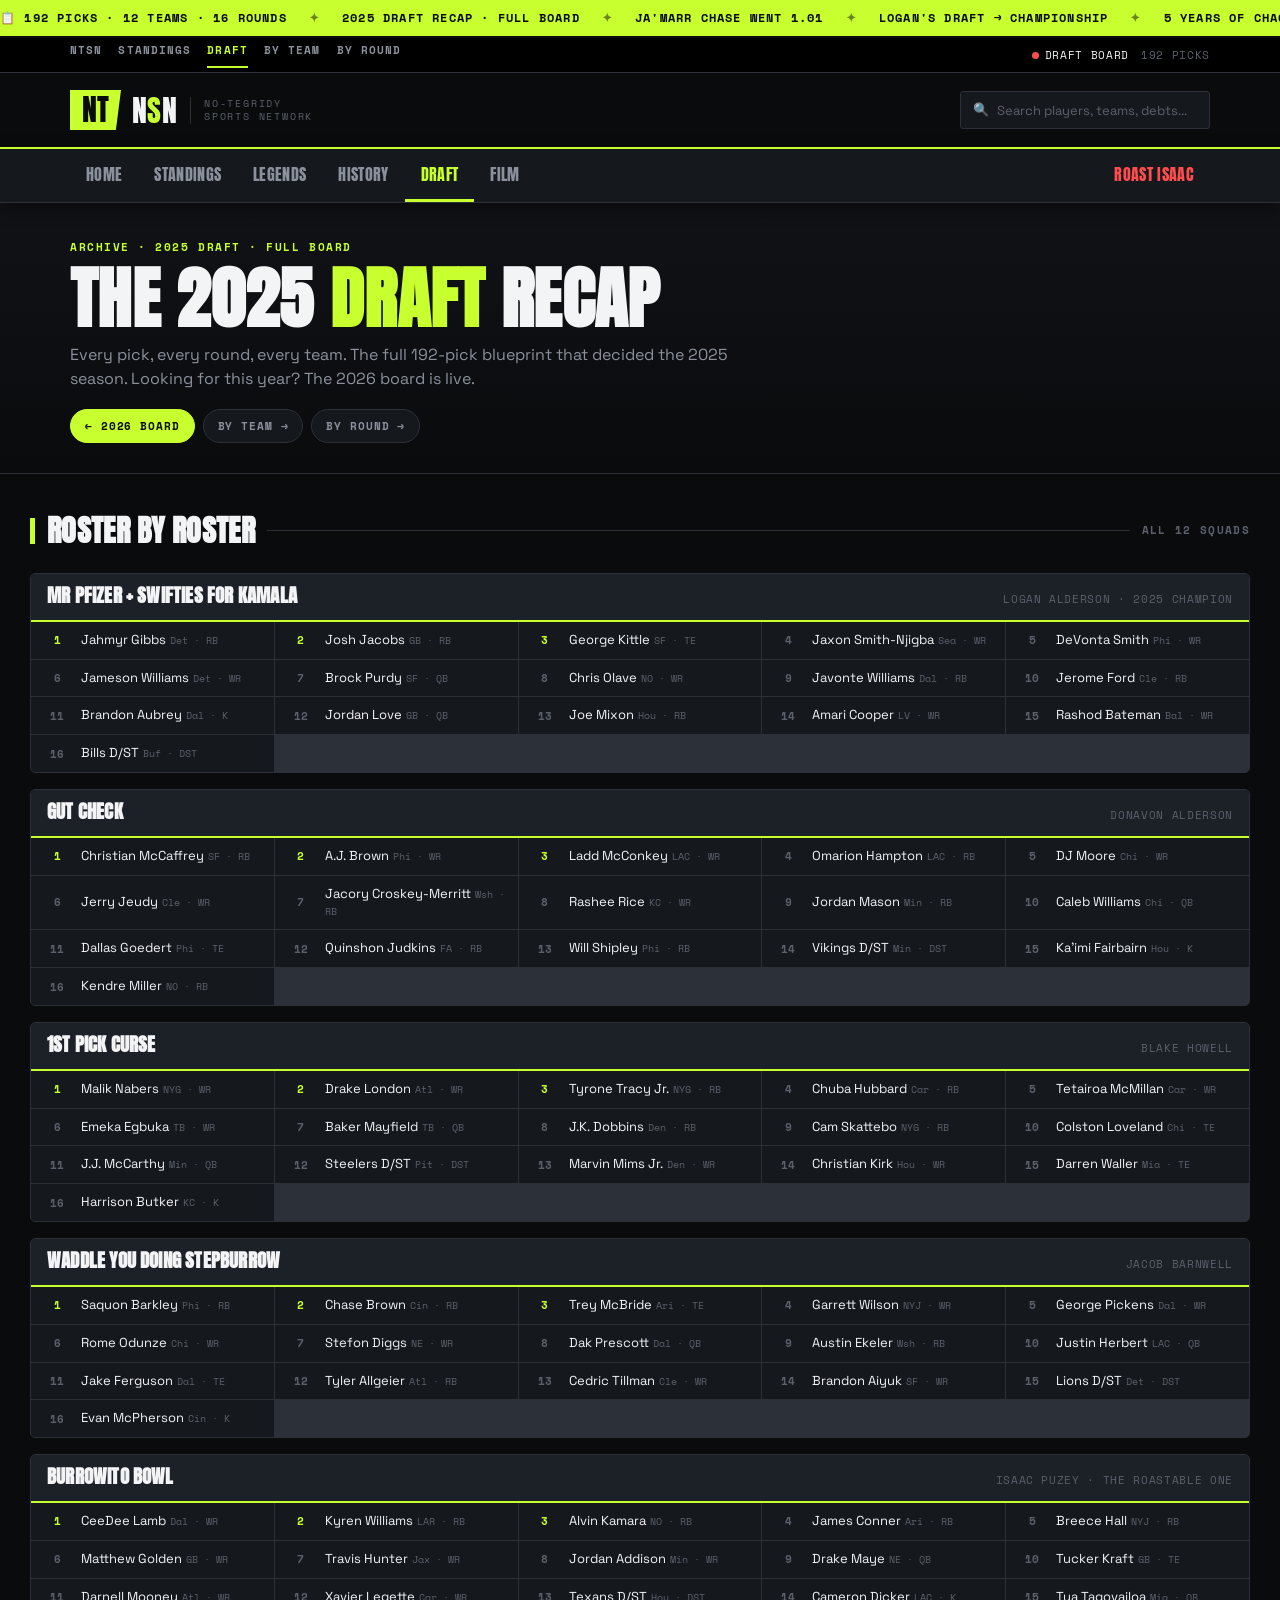
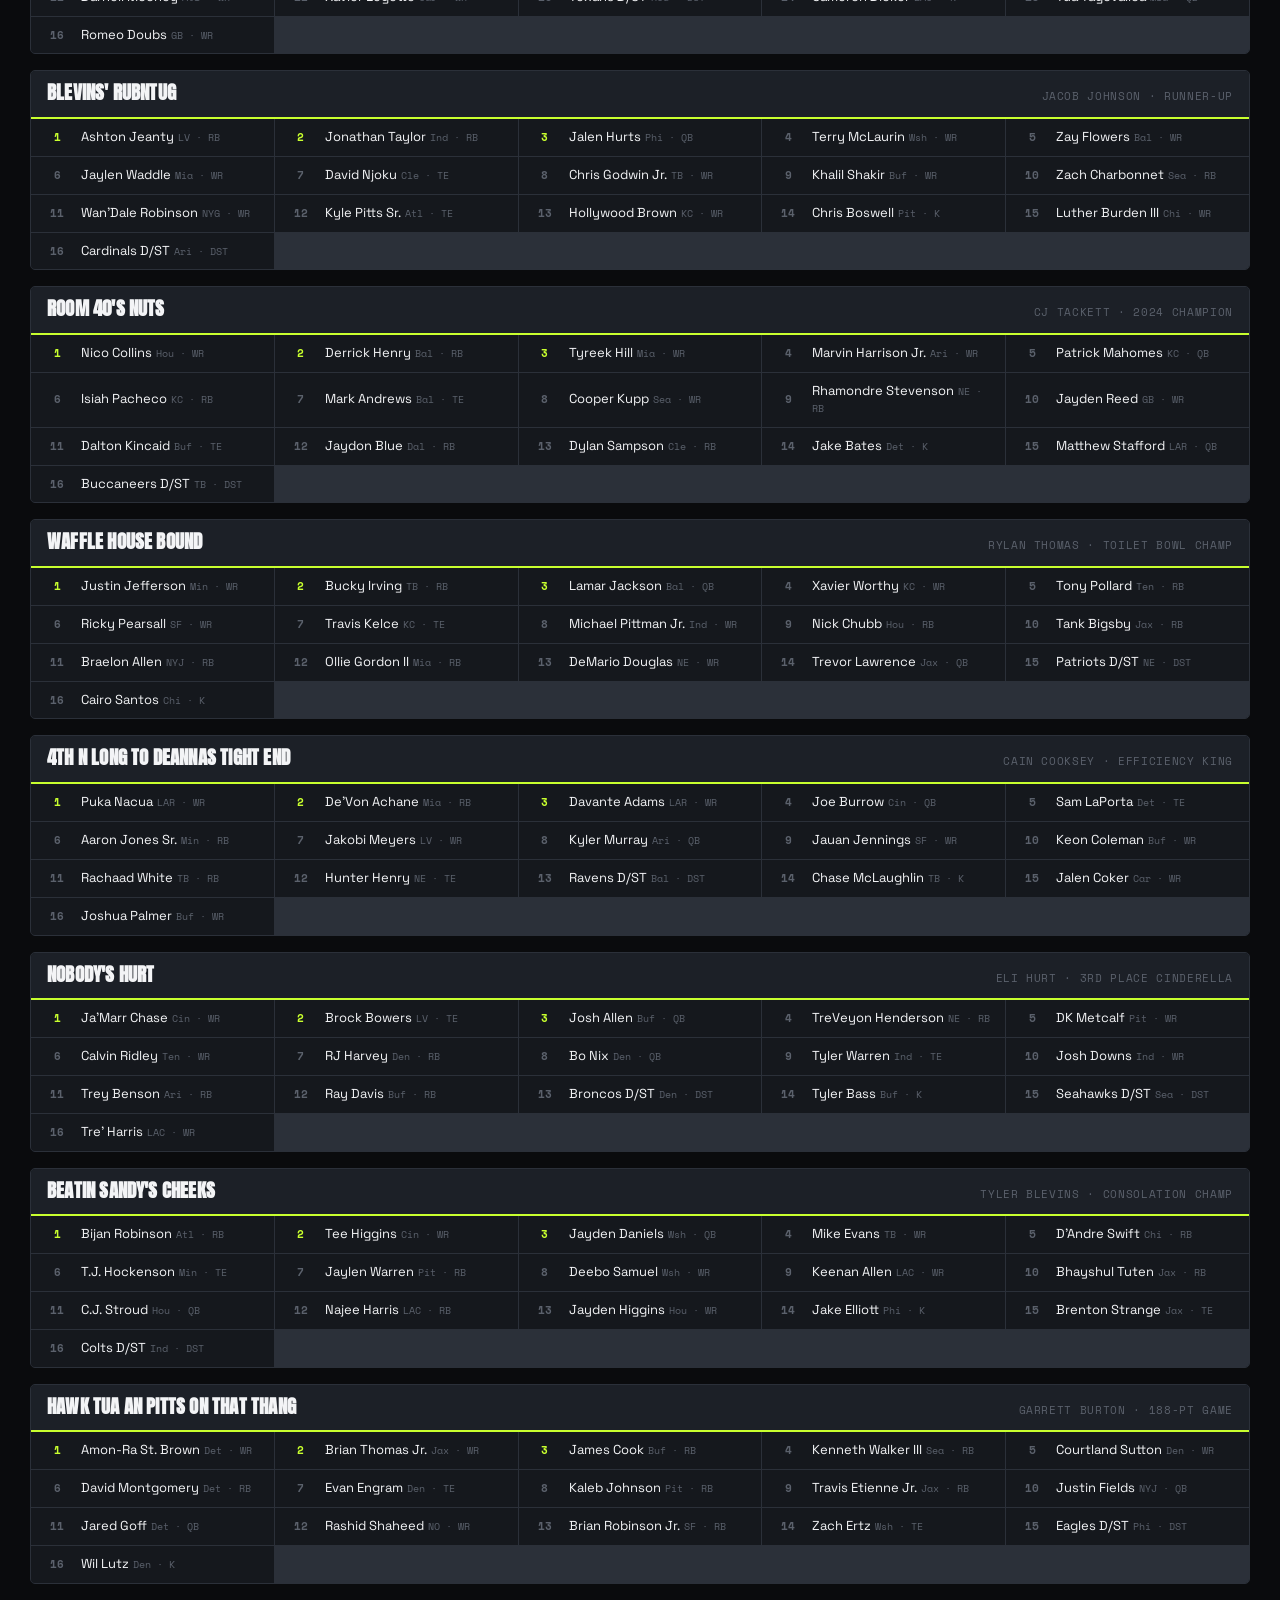
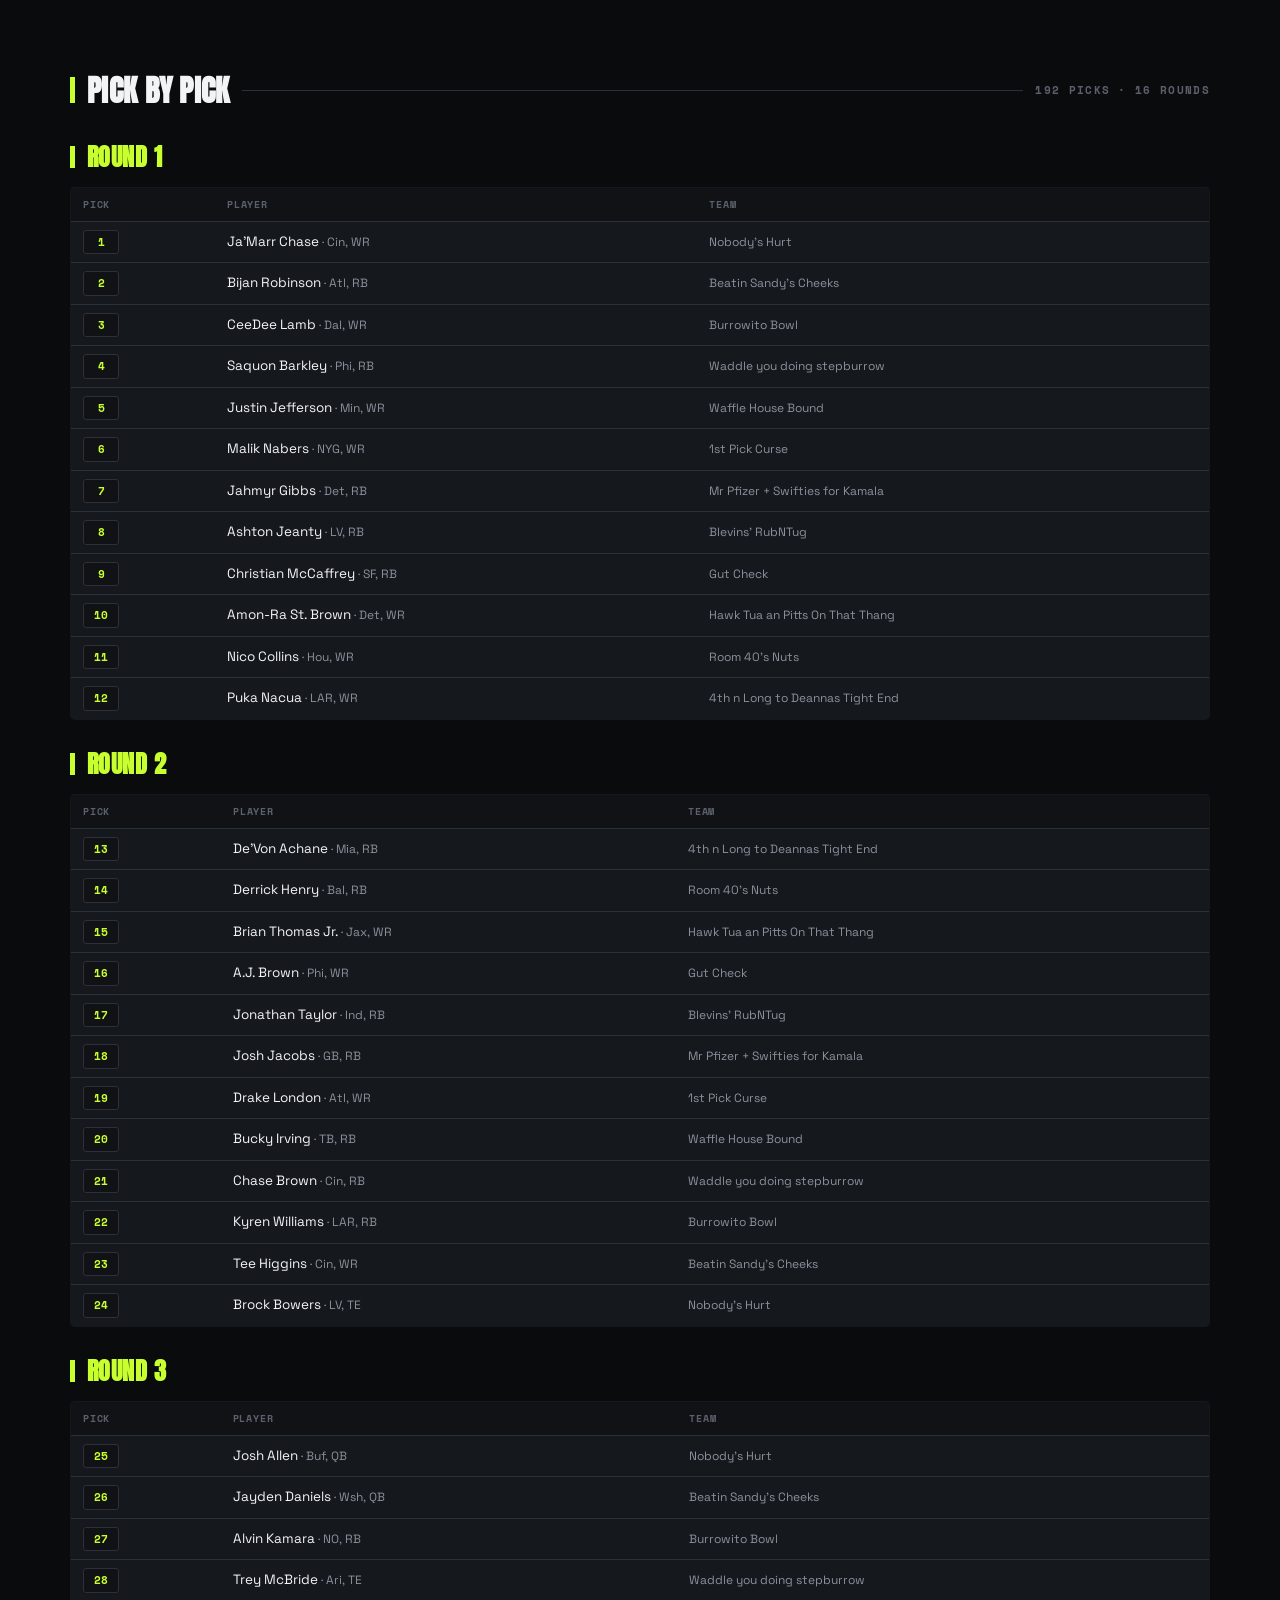
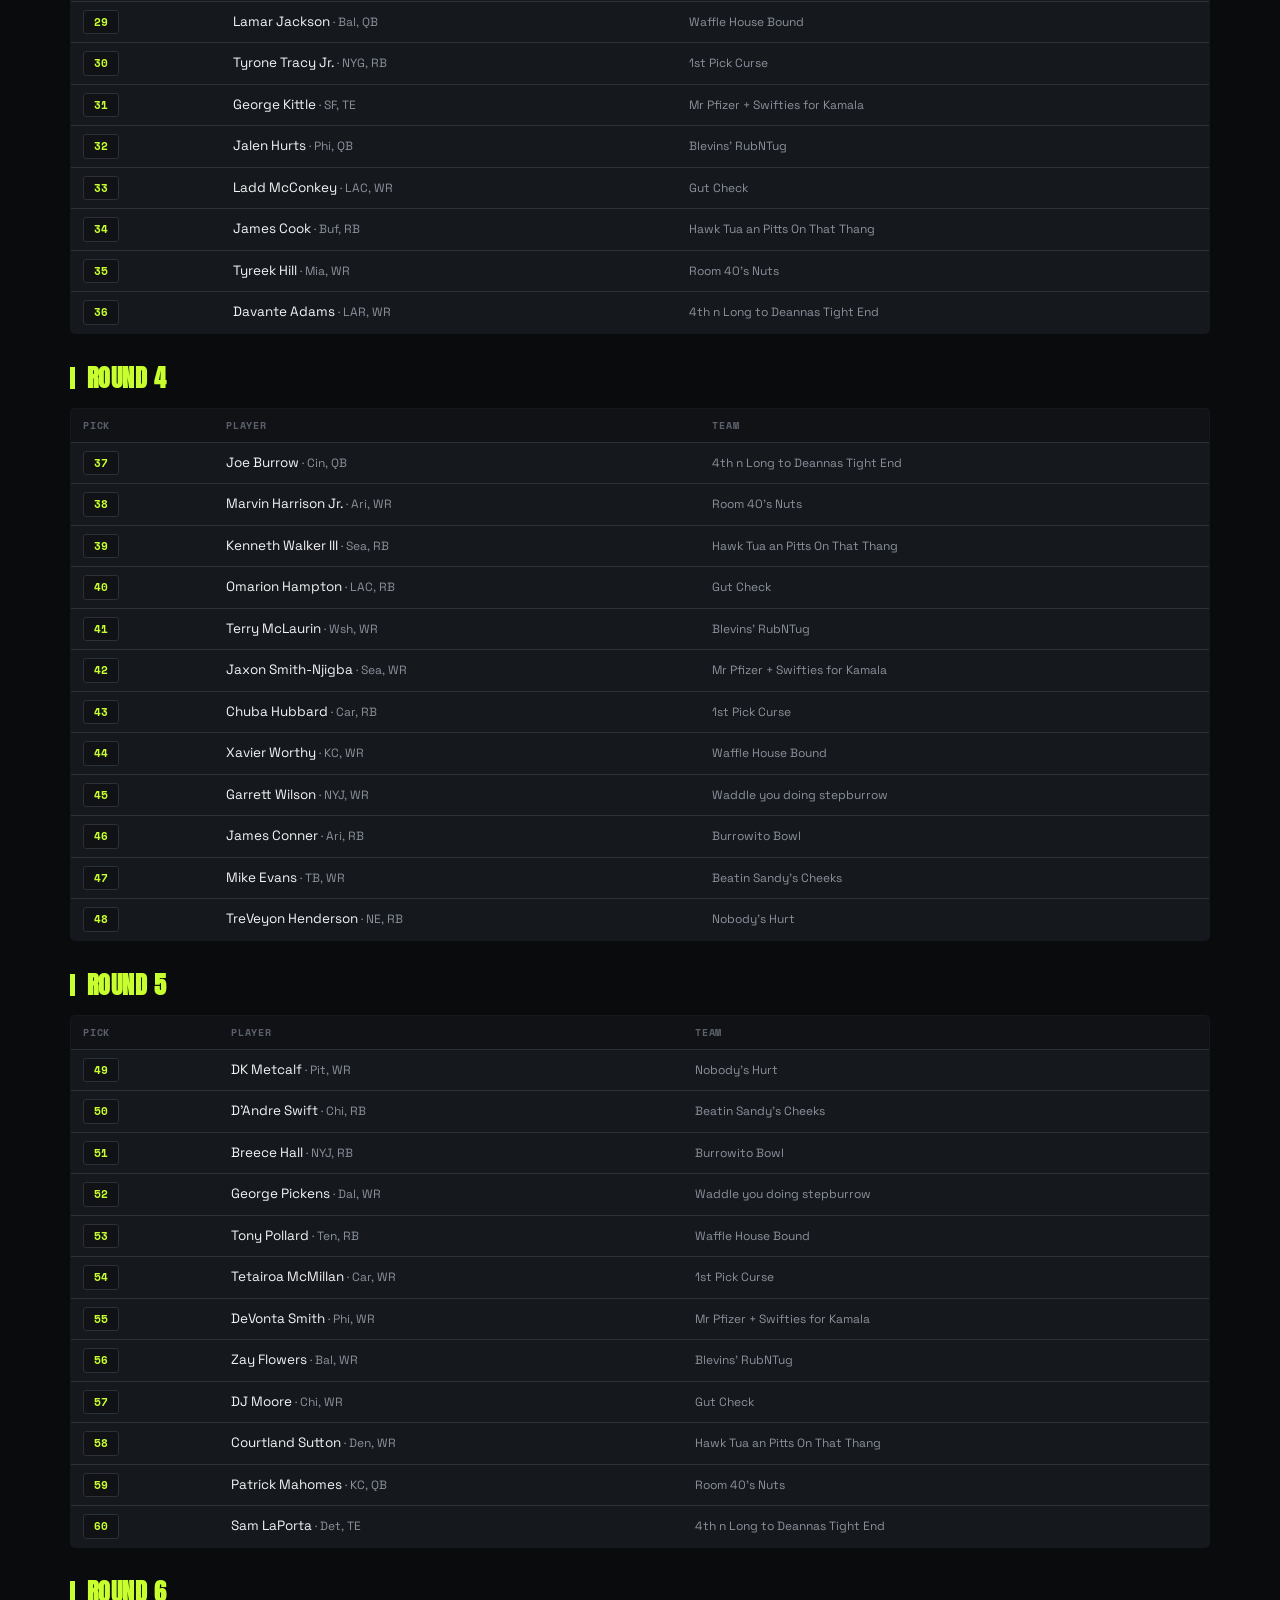
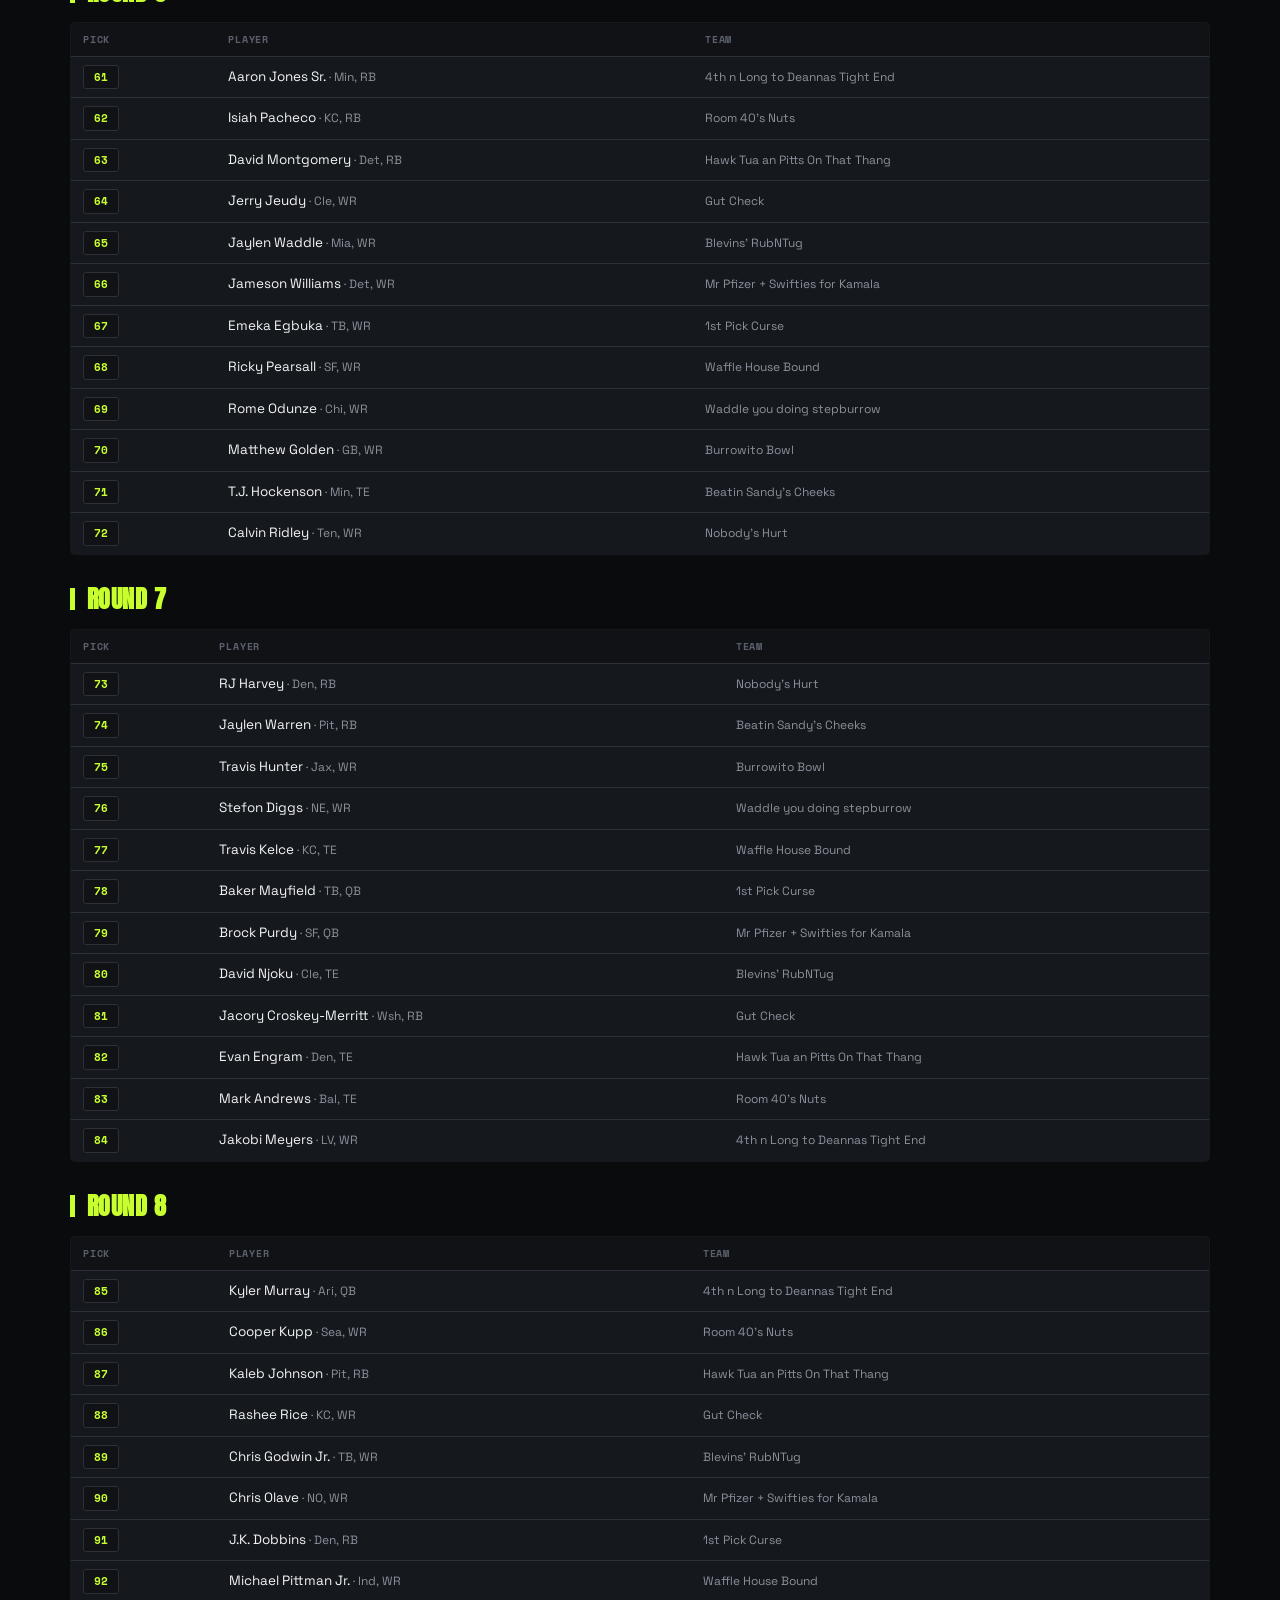
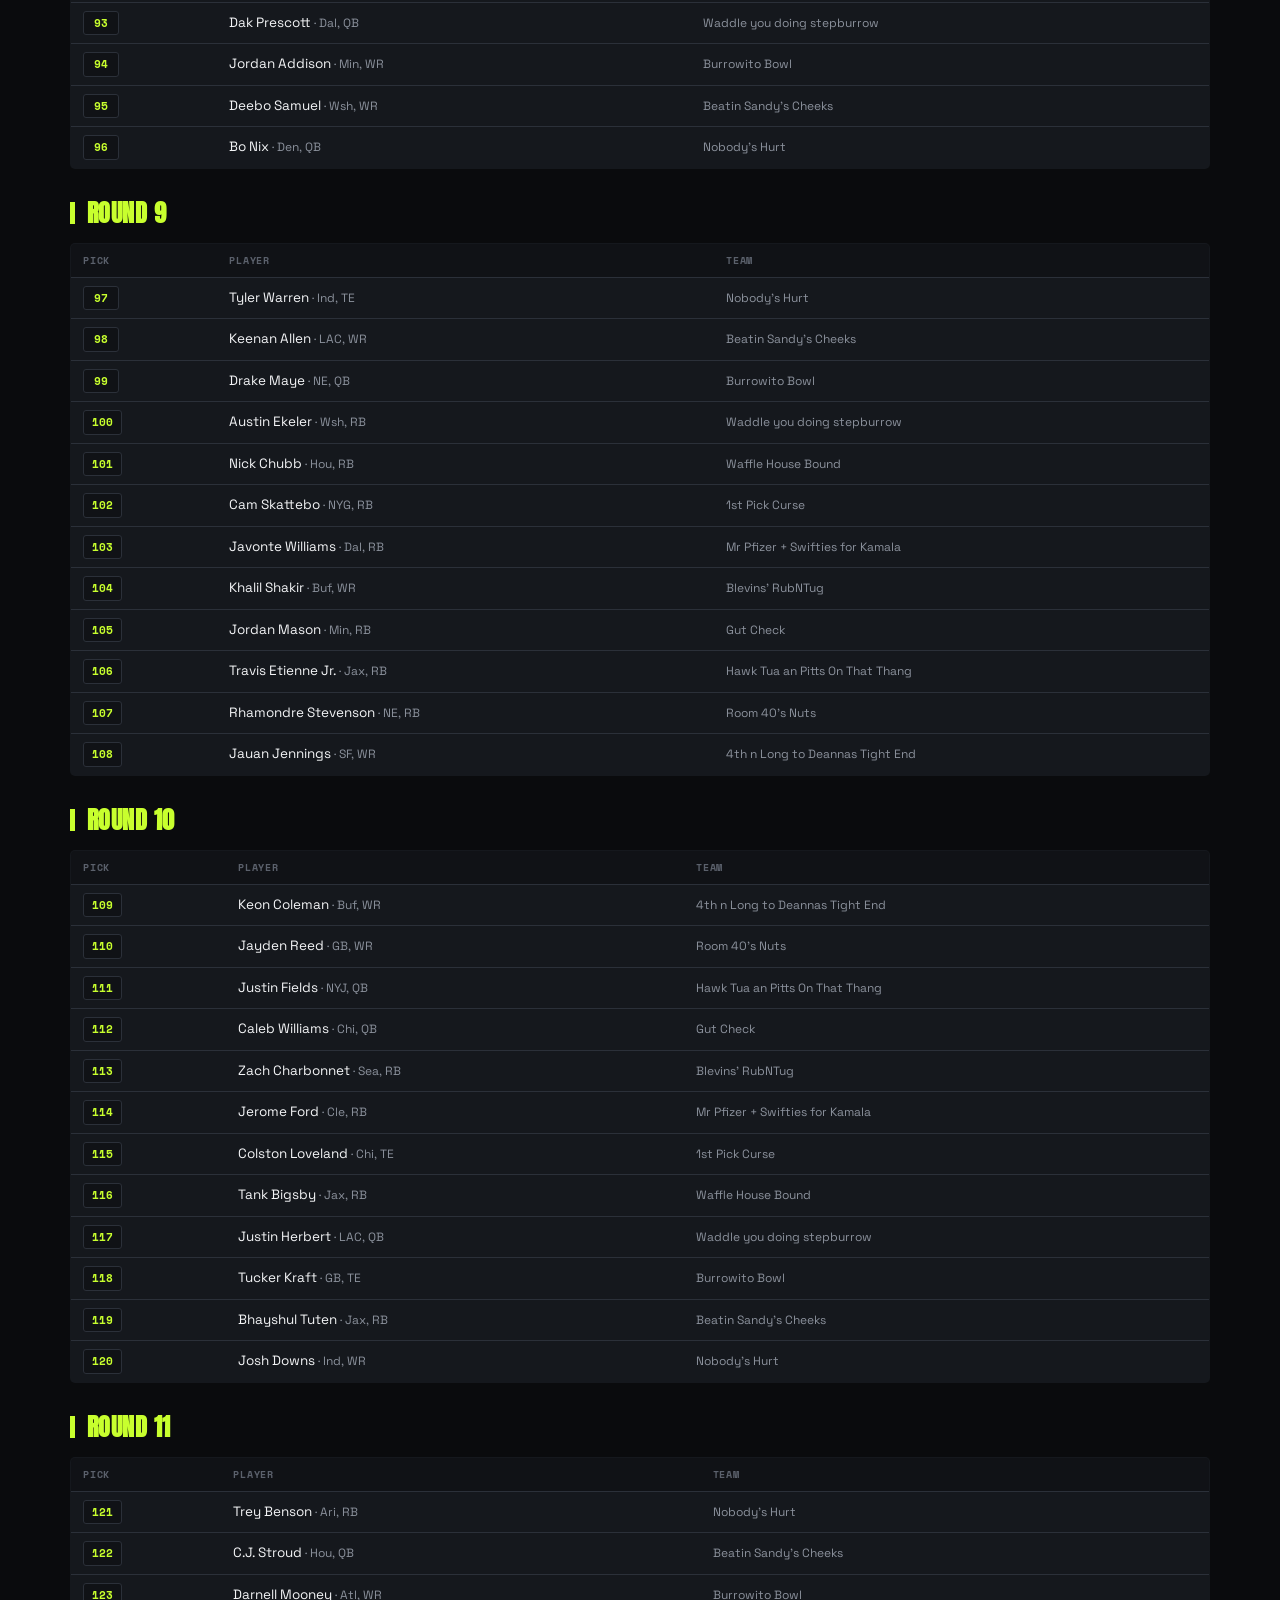
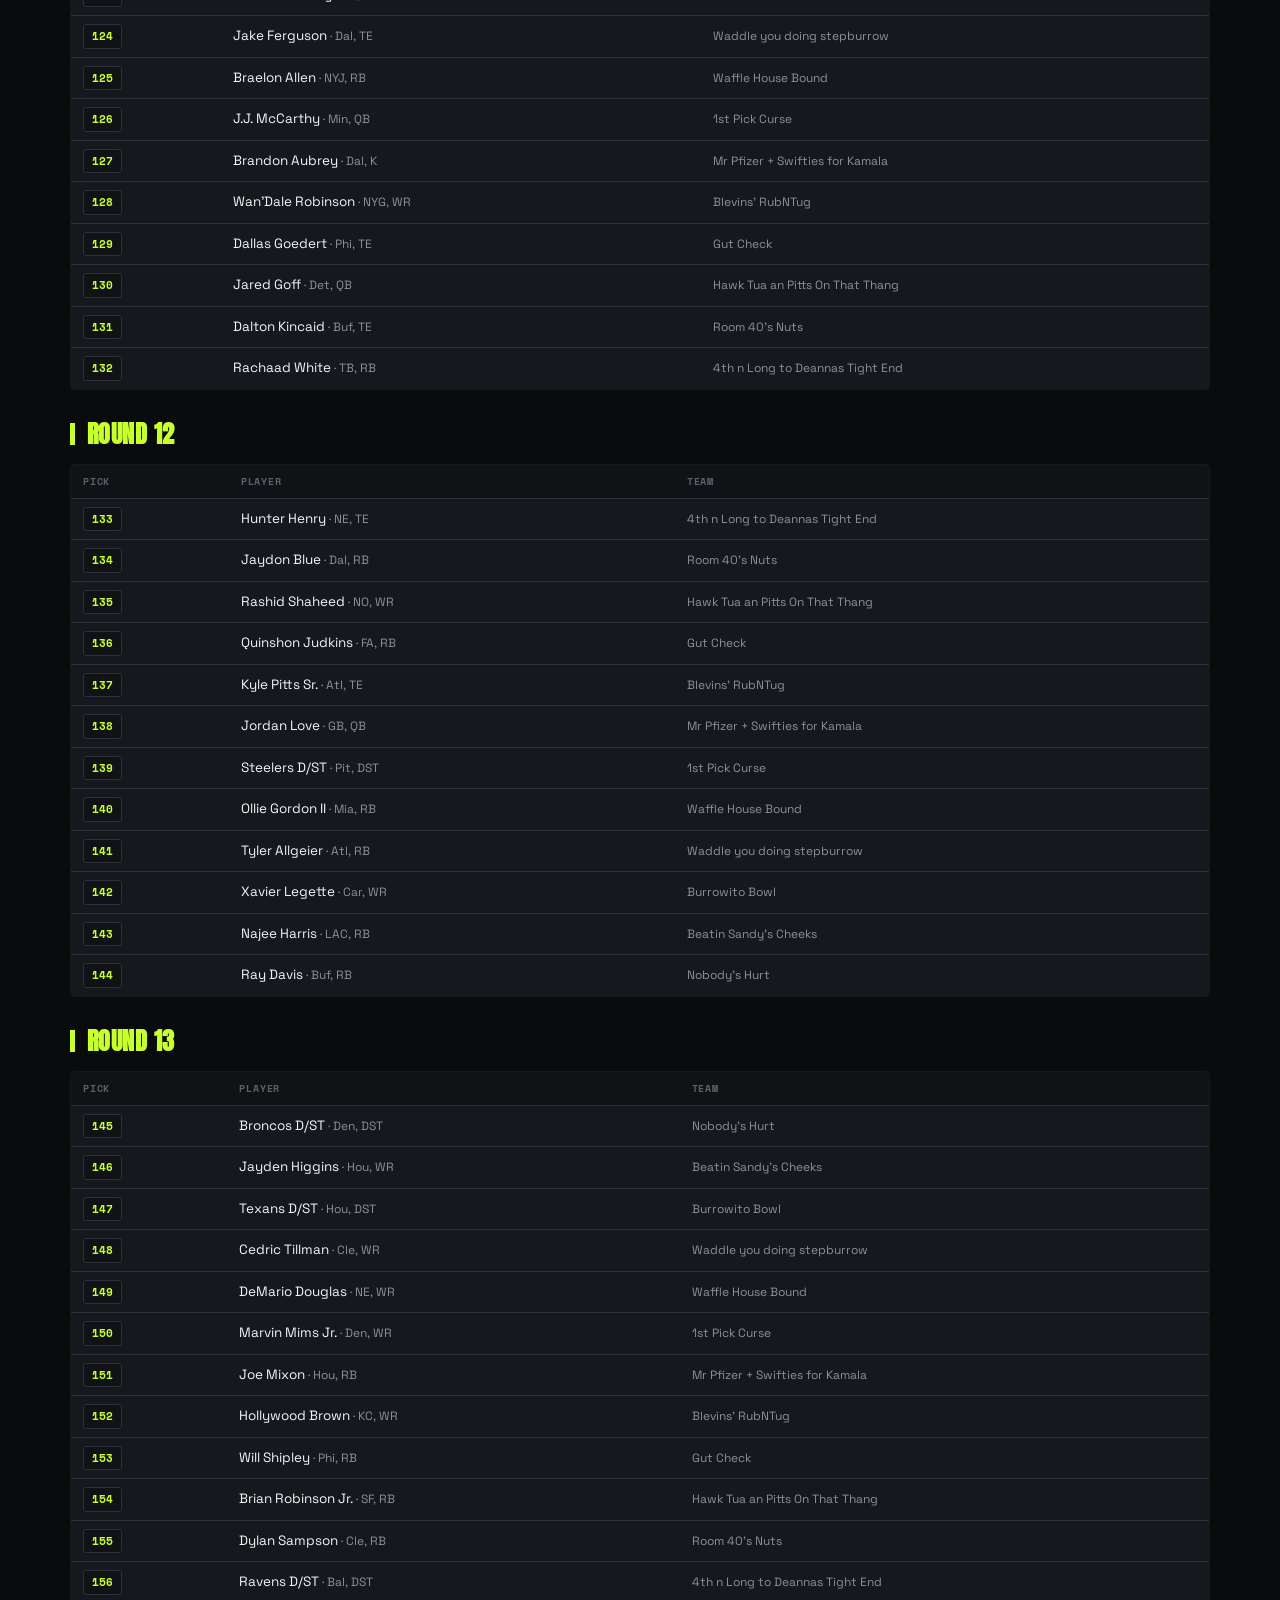
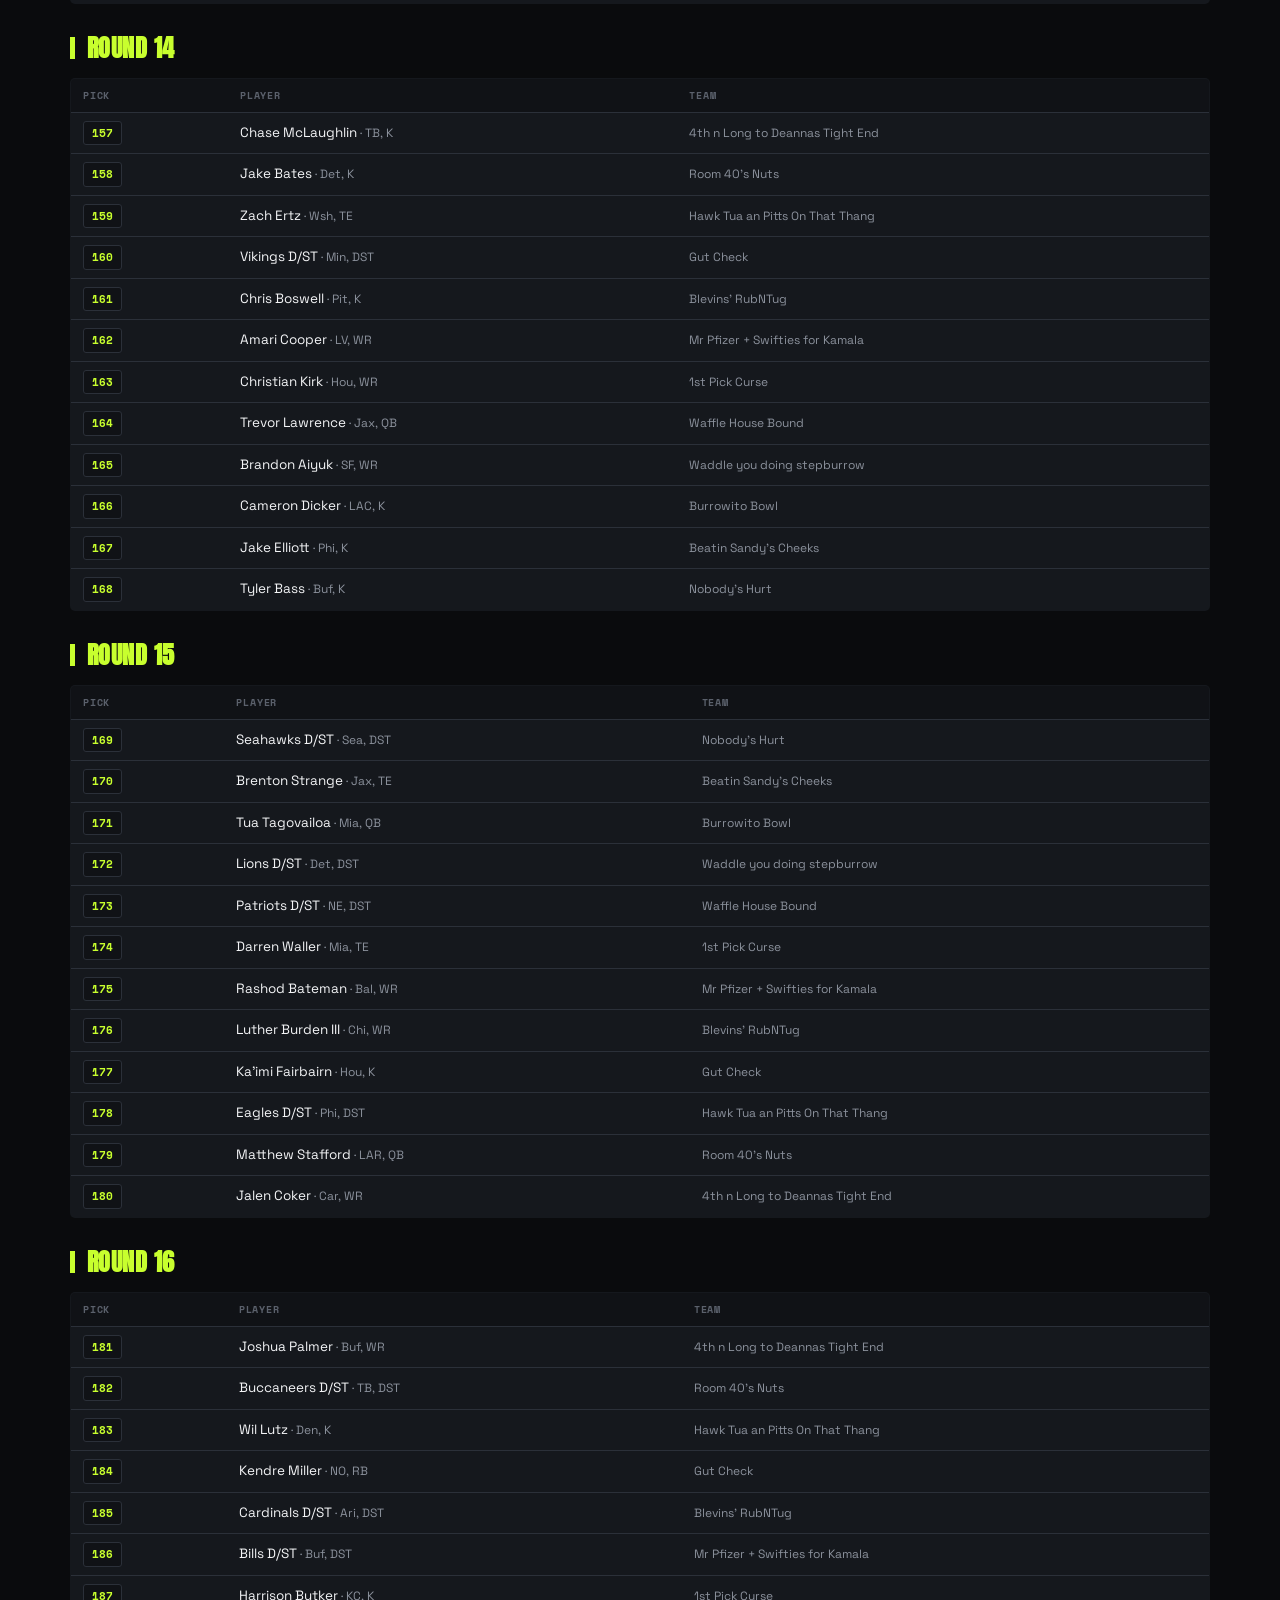
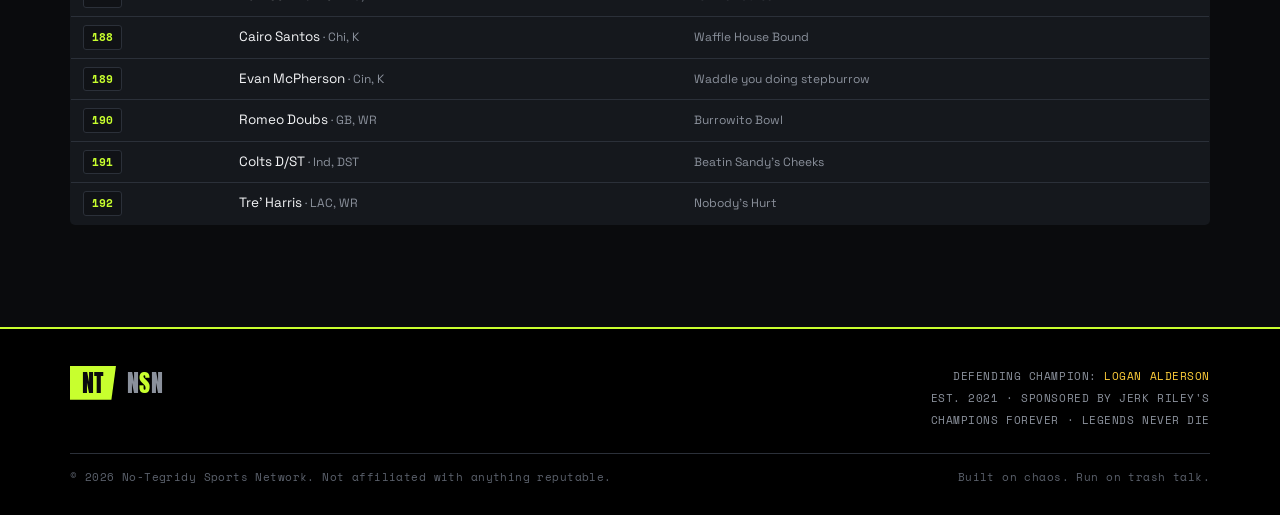
<file: draft-recap.html>
<!DOCTYPE html>
<html lang="en">
<head>
    <meta charset="UTF-8">
    <meta name="viewport" content="width=device-width, initial-scale=1.0">
    <title>2025 Draft Recap — NTSN | No-Tegridy Fantasy Football</title>
    <link rel="icon" href="favicon-32x32.png" type="image/png">
    <link rel="preconnect" href="https://fonts.googleapis.com">
    <link rel="preconnect" href="https://fonts.gstatic.com" crossorigin>
    <link href="https://fonts.googleapis.com/css2?family=Anton&family=Space+Grotesk:wght@400;500;700&family=Space+Mono:wght@400;700&display=swap" rel="stylesheet">
    <link rel="stylesheet" href="styles.css?v=ntsn3">
</head>
<body>
<a href="#main" class="skip-link">Skip to main content</a>

<div class="ticker" aria-hidden="true">
    <div class="ticker-track" id="ticker">
        <span class="ticker-item">📋 192 picks · 12 teams · 16 rounds</span>
        <span class="ticker-item">2025 Draft Recap · full board</span>
        <span class="ticker-item">Ja'Marr Chase went 1.01</span>
        <span class="ticker-item">Logan's draft → championship</span>
        <span class="ticker-item">5 years of chaos</span>
        <span class="ticker-item">Sponsored by Jerk Riley's</span>
        <span class="ticker-item">Est. 2021</span>
    </div>
</div>

<div class="util">
    <div class="wrap">
        <div class="u-left">
            <a href="index.html">NTSN</a>
            <a href="standings.html">Standings</a>
            <a class="on" href="draft-2026.html">Draft</a>
            <a href="#by-team">By Team</a>
            <a href="#by-round">By Round</a>
        </div>
        <div class="u-right">
            <span class="live"><span class="dot"></span>DRAFT BOARD</span>
            <span>192 PICKS</span>
        </div>
    </div>
</div>

<div class="masthead">
    <div class="wrap">
        <a class="logo" href="index.html" aria-label="NTSN home">
            <span class="mark">NT</span>
            <span class="word">N<b>S</b>N</span>
            <span class="tag">No-Tegridy<br>Sports Network</span>
        </a>
        <div class="mh-search" aria-hidden="true">
            <span>🔍</span><input type="text" placeholder="Search players, teams, debts...">
        </div>
    </div>
</div>

<nav class="subnav" id="top" aria-label="Main">
    <div class="wrap">
        <a href="index.html">Home</a>
        <a href="standings.html">Standings</a>
        <a href="group.html">Legends</a>
        <a href="past-seasons.html">History</a>
        <a class="on" href="draft-2026.html">Draft</a>
        <a href="pictures.html">Film</a>
        <a class="roast" href="roasting-isaac.html">Roast Isaac</a>
    </div>
</nav>

<main id="main">

<div class="page-title-band">
    <div class="wrap">
        <div class="eyebrow">Archive · 2025 Draft · Full Board</div>
        <h1>The 2025 <em>Draft</em> Recap</h1>
        <p class="dek">Every pick, every round, every team. The full 192-pick blueprint that decided the 2025 season. Looking for this year? The 2026 board is live.</p>
        <div class="chip-bar" style="margin-top:18px; margin-bottom:0;">
            <a href="draft-2026.html" class="chip active">← 2026 Board</a>
            <a href="#by-team" class="chip">By Team →</a>
            <a href="#by-round" class="chip">By Round →</a>
        </div>
    </div>
</div>

<!-- BY TEAM -->
<section class="sec" id="by-team">
    <div class="wrap-wide">
        <div class="sec-head reveal">
            <span class="bar"></span>
            <h2>Roster by Roster</h2>
            <span class="rule"></span>
            <span class="sec-sub" style="margin-bottom:0;">ALL 12 SQUADS</span>
        </div>

        <article class="draft-team reveal">
            <div class="draft-team-head">
                <h3>Mr Pfizer + Swifties for Kamala</h3>
                <span class="owner">Logan Alderson · 2025 Champion</span>
            </div>
            <div class="pick-grid">
                <div class="pick"><span class="pn">1</span><span class="pl">Jahmyr Gibbs<span class="pos">Det · RB</span></span></div>
                <div class="pick"><span class="pn">2</span><span class="pl">Josh Jacobs<span class="pos">GB · RB</span></span></div>
                <div class="pick"><span class="pn">3</span><span class="pl">George Kittle<span class="pos">SF · TE</span></span></div>
                <div class="pick"><span class="pn">4</span><span class="pl">Jaxon Smith-Njigba<span class="pos">Sea · WR</span></span></div>
                <div class="pick"><span class="pn">5</span><span class="pl">DeVonta Smith<span class="pos">Phi · WR</span></span></div>
                <div class="pick"><span class="pn">6</span><span class="pl">Jameson Williams<span class="pos">Det · WR</span></span></div>
                <div class="pick"><span class="pn">7</span><span class="pl">Brock Purdy<span class="pos">SF · QB</span></span></div>
                <div class="pick"><span class="pn">8</span><span class="pl">Chris Olave<span class="pos">NO · WR</span></span></div>
                <div class="pick"><span class="pn">9</span><span class="pl">Javonte Williams<span class="pos">Dal · RB</span></span></div>
                <div class="pick"><span class="pn">10</span><span class="pl">Jerome Ford<span class="pos">Cle · RB</span></span></div>
                <div class="pick"><span class="pn">11</span><span class="pl">Brandon Aubrey<span class="pos">Dal · K</span></span></div>
                <div class="pick"><span class="pn">12</span><span class="pl">Jordan Love<span class="pos">GB · QB</span></span></div>
                <div class="pick"><span class="pn">13</span><span class="pl">Joe Mixon<span class="pos">Hou · RB</span></span></div>
                <div class="pick"><span class="pn">14</span><span class="pl">Amari Cooper<span class="pos">LV · WR</span></span></div>
                <div class="pick"><span class="pn">15</span><span class="pl">Rashod Bateman<span class="pos">Bal · WR</span></span></div>
                <div class="pick"><span class="pn">16</span><span class="pl">Bills D/ST<span class="pos">Buf · DST</span></span></div>
            </div>
        </article>

        <article class="draft-team reveal">
            <div class="draft-team-head">
                <h3>Gut Check</h3>
                <span class="owner">Donavon Alderson</span>
            </div>
            <div class="pick-grid">
                <div class="pick"><span class="pn">1</span><span class="pl">Christian McCaffrey<span class="pos">SF · RB</span></span></div>
                <div class="pick"><span class="pn">2</span><span class="pl">A.J. Brown<span class="pos">Phi · WR</span></span></div>
                <div class="pick"><span class="pn">3</span><span class="pl">Ladd McConkey<span class="pos">LAC · WR</span></span></div>
                <div class="pick"><span class="pn">4</span><span class="pl">Omarion Hampton<span class="pos">LAC · RB</span></span></div>
                <div class="pick"><span class="pn">5</span><span class="pl">DJ Moore<span class="pos">Chi · WR</span></span></div>
                <div class="pick"><span class="pn">6</span><span class="pl">Jerry Jeudy<span class="pos">Cle · WR</span></span></div>
                <div class="pick"><span class="pn">7</span><span class="pl">Jacory Croskey-Merritt<span class="pos">Wsh · RB</span></span></div>
                <div class="pick"><span class="pn">8</span><span class="pl">Rashee Rice<span class="pos">KC · WR</span></span></div>
                <div class="pick"><span class="pn">9</span><span class="pl">Jordan Mason<span class="pos">Min · RB</span></span></div>
                <div class="pick"><span class="pn">10</span><span class="pl">Caleb Williams<span class="pos">Chi · QB</span></span></div>
                <div class="pick"><span class="pn">11</span><span class="pl">Dallas Goedert<span class="pos">Phi · TE</span></span></div>
                <div class="pick"><span class="pn">12</span><span class="pl">Quinshon Judkins<span class="pos">FA · RB</span></span></div>
                <div class="pick"><span class="pn">13</span><span class="pl">Will Shipley<span class="pos">Phi · RB</span></span></div>
                <div class="pick"><span class="pn">14</span><span class="pl">Vikings D/ST<span class="pos">Min · DST</span></span></div>
                <div class="pick"><span class="pn">15</span><span class="pl">Ka'imi Fairbairn<span class="pos">Hou · K</span></span></div>
                <div class="pick"><span class="pn">16</span><span class="pl">Kendre Miller<span class="pos">NO · RB</span></span></div>
            </div>
        </article>

        <article class="draft-team reveal">
            <div class="draft-team-head">
                <h3>1st Pick Curse</h3>
                <span class="owner">Blake Howell</span>
            </div>
            <div class="pick-grid">
                <div class="pick"><span class="pn">1</span><span class="pl">Malik Nabers<span class="pos">NYG · WR</span></span></div>
                <div class="pick"><span class="pn">2</span><span class="pl">Drake London<span class="pos">Atl · WR</span></span></div>
                <div class="pick"><span class="pn">3</span><span class="pl">Tyrone Tracy Jr.<span class="pos">NYG · RB</span></span></div>
                <div class="pick"><span class="pn">4</span><span class="pl">Chuba Hubbard<span class="pos">Car · RB</span></span></div>
                <div class="pick"><span class="pn">5</span><span class="pl">Tetairoa McMillan<span class="pos">Car · WR</span></span></div>
                <div class="pick"><span class="pn">6</span><span class="pl">Emeka Egbuka<span class="pos">TB · WR</span></span></div>
                <div class="pick"><span class="pn">7</span><span class="pl">Baker Mayfield<span class="pos">TB · QB</span></span></div>
                <div class="pick"><span class="pn">8</span><span class="pl">J.K. Dobbins<span class="pos">Den · RB</span></span></div>
                <div class="pick"><span class="pn">9</span><span class="pl">Cam Skattebo<span class="pos">NYG · RB</span></span></div>
                <div class="pick"><span class="pn">10</span><span class="pl">Colston Loveland<span class="pos">Chi · TE</span></span></div>
                <div class="pick"><span class="pn">11</span><span class="pl">J.J. McCarthy<span class="pos">Min · QB</span></span></div>
                <div class="pick"><span class="pn">12</span><span class="pl">Steelers D/ST<span class="pos">Pit · DST</span></span></div>
                <div class="pick"><span class="pn">13</span><span class="pl">Marvin Mims Jr.<span class="pos">Den · WR</span></span></div>
                <div class="pick"><span class="pn">14</span><span class="pl">Christian Kirk<span class="pos">Hou · WR</span></span></div>
                <div class="pick"><span class="pn">15</span><span class="pl">Darren Waller<span class="pos">Mia · TE</span></span></div>
                <div class="pick"><span class="pn">16</span><span class="pl">Harrison Butker<span class="pos">KC · K</span></span></div>
            </div>
        </article>

        <article class="draft-team reveal">
            <div class="draft-team-head">
                <h3>Waddle you doing stepburrow</h3>
                <span class="owner">Jacob Barnwell</span>
            </div>
            <div class="pick-grid">
                <div class="pick"><span class="pn">1</span><span class="pl">Saquon Barkley<span class="pos">Phi · RB</span></span></div>
                <div class="pick"><span class="pn">2</span><span class="pl">Chase Brown<span class="pos">Cin · RB</span></span></div>
                <div class="pick"><span class="pn">3</span><span class="pl">Trey McBride<span class="pos">Ari · TE</span></span></div>
                <div class="pick"><span class="pn">4</span><span class="pl">Garrett Wilson<span class="pos">NYJ · WR</span></span></div>
                <div class="pick"><span class="pn">5</span><span class="pl">George Pickens<span class="pos">Dal · WR</span></span></div>
                <div class="pick"><span class="pn">6</span><span class="pl">Rome Odunze<span class="pos">Chi · WR</span></span></div>
                <div class="pick"><span class="pn">7</span><span class="pl">Stefon Diggs<span class="pos">NE · WR</span></span></div>
                <div class="pick"><span class="pn">8</span><span class="pl">Dak Prescott<span class="pos">Dal · QB</span></span></div>
                <div class="pick"><span class="pn">9</span><span class="pl">Austin Ekeler<span class="pos">Wsh · RB</span></span></div>
                <div class="pick"><span class="pn">10</span><span class="pl">Justin Herbert<span class="pos">LAC · QB</span></span></div>
                <div class="pick"><span class="pn">11</span><span class="pl">Jake Ferguson<span class="pos">Dal · TE</span></span></div>
                <div class="pick"><span class="pn">12</span><span class="pl">Tyler Allgeier<span class="pos">Atl · RB</span></span></div>
                <div class="pick"><span class="pn">13</span><span class="pl">Cedric Tillman<span class="pos">Cle · WR</span></span></div>
                <div class="pick"><span class="pn">14</span><span class="pl">Brandon Aiyuk<span class="pos">SF · WR</span></span></div>
                <div class="pick"><span class="pn">15</span><span class="pl">Lions D/ST<span class="pos">Det · DST</span></span></div>
                <div class="pick"><span class="pn">16</span><span class="pl">Evan McPherson<span class="pos">Cin · K</span></span></div>
            </div>
        </article>

        <article class="draft-team reveal">
            <div class="draft-team-head">
                <h3>Burrowito Bowl</h3>
                <span class="owner">Isaac Puzey · The Roastable One</span>
            </div>
            <div class="pick-grid">
                <div class="pick"><span class="pn">1</span><span class="pl">CeeDee Lamb<span class="pos">Dal · WR</span></span></div>
                <div class="pick"><span class="pn">2</span><span class="pl">Kyren Williams<span class="pos">LAR · RB</span></span></div>
                <div class="pick"><span class="pn">3</span><span class="pl">Alvin Kamara<span class="pos">NO · RB</span></span></div>
                <div class="pick"><span class="pn">4</span><span class="pl">James Conner<span class="pos">Ari · RB</span></span></div>
                <div class="pick"><span class="pn">5</span><span class="pl">Breece Hall<span class="pos">NYJ · RB</span></span></div>
                <div class="pick"><span class="pn">6</span><span class="pl">Matthew Golden<span class="pos">GB · WR</span></span></div>
                <div class="pick"><span class="pn">7</span><span class="pl">Travis Hunter<span class="pos">Jax · WR</span></span></div>
                <div class="pick"><span class="pn">8</span><span class="pl">Jordan Addison<span class="pos">Min · WR</span></span></div>
                <div class="pick"><span class="pn">9</span><span class="pl">Drake Maye<span class="pos">NE · QB</span></span></div>
                <div class="pick"><span class="pn">10</span><span class="pl">Tucker Kraft<span class="pos">GB · TE</span></span></div>
                <div class="pick"><span class="pn">11</span><span class="pl">Darnell Mooney<span class="pos">Atl · WR</span></span></div>
                <div class="pick"><span class="pn">12</span><span class="pl">Xavier Legette<span class="pos">Car · WR</span></span></div>
                <div class="pick"><span class="pn">13</span><span class="pl">Texans D/ST<span class="pos">Hou · DST</span></span></div>
                <div class="pick"><span class="pn">14</span><span class="pl">Cameron Dicker<span class="pos">LAC · K</span></span></div>
                <div class="pick"><span class="pn">15</span><span class="pl">Tua Tagovailoa<span class="pos">Mia · QB</span></span></div>
                <div class="pick"><span class="pn">16</span><span class="pl">Romeo Doubs<span class="pos">GB · WR</span></span></div>
            </div>
        </article>

        <article class="draft-team reveal">
            <div class="draft-team-head">
                <h3>Blevins' RubNTug</h3>
                <span class="owner">Jacob Johnson · Runner-Up</span>
            </div>
            <div class="pick-grid">
                <div class="pick"><span class="pn">1</span><span class="pl">Ashton Jeanty<span class="pos">LV · RB</span></span></div>
                <div class="pick"><span class="pn">2</span><span class="pl">Jonathan Taylor<span class="pos">Ind · RB</span></span></div>
                <div class="pick"><span class="pn">3</span><span class="pl">Jalen Hurts<span class="pos">Phi · QB</span></span></div>
                <div class="pick"><span class="pn">4</span><span class="pl">Terry McLaurin<span class="pos">Wsh · WR</span></span></div>
                <div class="pick"><span class="pn">5</span><span class="pl">Zay Flowers<span class="pos">Bal · WR</span></span></div>
                <div class="pick"><span class="pn">6</span><span class="pl">Jaylen Waddle<span class="pos">Mia · WR</span></span></div>
                <div class="pick"><span class="pn">7</span><span class="pl">David Njoku<span class="pos">Cle · TE</span></span></div>
                <div class="pick"><span class="pn">8</span><span class="pl">Chris Godwin Jr.<span class="pos">TB · WR</span></span></div>
                <div class="pick"><span class="pn">9</span><span class="pl">Khalil Shakir<span class="pos">Buf · WR</span></span></div>
                <div class="pick"><span class="pn">10</span><span class="pl">Zach Charbonnet<span class="pos">Sea · RB</span></span></div>
                <div class="pick"><span class="pn">11</span><span class="pl">Wan'Dale Robinson<span class="pos">NYG · WR</span></span></div>
                <div class="pick"><span class="pn">12</span><span class="pl">Kyle Pitts Sr.<span class="pos">Atl · TE</span></span></div>
                <div class="pick"><span class="pn">13</span><span class="pl">Hollywood Brown<span class="pos">KC · WR</span></span></div>
                <div class="pick"><span class="pn">14</span><span class="pl">Chris Boswell<span class="pos">Pit · K</span></span></div>
                <div class="pick"><span class="pn">15</span><span class="pl">Luther Burden III<span class="pos">Chi · WR</span></span></div>
                <div class="pick"><span class="pn">16</span><span class="pl">Cardinals D/ST<span class="pos">Ari · DST</span></span></div>
            </div>
        </article>

        <article class="draft-team reveal">
            <div class="draft-team-head">
                <h3>Room 40's Nuts</h3>
                <span class="owner">CJ Tackett · 2024 Champion</span>
            </div>
            <div class="pick-grid">
                <div class="pick"><span class="pn">1</span><span class="pl">Nico Collins<span class="pos">Hou · WR</span></span></div>
                <div class="pick"><span class="pn">2</span><span class="pl">Derrick Henry<span class="pos">Bal · RB</span></span></div>
                <div class="pick"><span class="pn">3</span><span class="pl">Tyreek Hill<span class="pos">Mia · WR</span></span></div>
                <div class="pick"><span class="pn">4</span><span class="pl">Marvin Harrison Jr.<span class="pos">Ari · WR</span></span></div>
                <div class="pick"><span class="pn">5</span><span class="pl">Patrick Mahomes<span class="pos">KC · QB</span></span></div>
                <div class="pick"><span class="pn">6</span><span class="pl">Isiah Pacheco<span class="pos">KC · RB</span></span></div>
                <div class="pick"><span class="pn">7</span><span class="pl">Mark Andrews<span class="pos">Bal · TE</span></span></div>
                <div class="pick"><span class="pn">8</span><span class="pl">Cooper Kupp<span class="pos">Sea · WR</span></span></div>
                <div class="pick"><span class="pn">9</span><span class="pl">Rhamondre Stevenson<span class="pos">NE · RB</span></span></div>
                <div class="pick"><span class="pn">10</span><span class="pl">Jayden Reed<span class="pos">GB · WR</span></span></div>
                <div class="pick"><span class="pn">11</span><span class="pl">Dalton Kincaid<span class="pos">Buf · TE</span></span></div>
                <div class="pick"><span class="pn">12</span><span class="pl">Jaydon Blue<span class="pos">Dal · RB</span></span></div>
                <div class="pick"><span class="pn">13</span><span class="pl">Dylan Sampson<span class="pos">Cle · RB</span></span></div>
                <div class="pick"><span class="pn">14</span><span class="pl">Jake Bates<span class="pos">Det · K</span></span></div>
                <div class="pick"><span class="pn">15</span><span class="pl">Matthew Stafford<span class="pos">LAR · QB</span></span></div>
                <div class="pick"><span class="pn">16</span><span class="pl">Buccaneers D/ST<span class="pos">TB · DST</span></span></div>
            </div>
        </article>

        <article class="draft-team reveal">
            <div class="draft-team-head">
                <h3>Waffle House Bound</h3>
                <span class="owner">Rylan Thomas · Toilet Bowl Champ</span>
            </div>
            <div class="pick-grid">
                <div class="pick"><span class="pn">1</span><span class="pl">Justin Jefferson<span class="pos">Min · WR</span></span></div>
                <div class="pick"><span class="pn">2</span><span class="pl">Bucky Irving<span class="pos">TB · RB</span></span></div>
                <div class="pick"><span class="pn">3</span><span class="pl">Lamar Jackson<span class="pos">Bal · QB</span></span></div>
                <div class="pick"><span class="pn">4</span><span class="pl">Xavier Worthy<span class="pos">KC · WR</span></span></div>
                <div class="pick"><span class="pn">5</span><span class="pl">Tony Pollard<span class="pos">Ten · RB</span></span></div>
                <div class="pick"><span class="pn">6</span><span class="pl">Ricky Pearsall<span class="pos">SF · WR</span></span></div>
                <div class="pick"><span class="pn">7</span><span class="pl">Travis Kelce<span class="pos">KC · TE</span></span></div>
                <div class="pick"><span class="pn">8</span><span class="pl">Michael Pittman Jr.<span class="pos">Ind · WR</span></span></div>
                <div class="pick"><span class="pn">9</span><span class="pl">Nick Chubb<span class="pos">Hou · RB</span></span></div>
                <div class="pick"><span class="pn">10</span><span class="pl">Tank Bigsby<span class="pos">Jax · RB</span></span></div>
                <div class="pick"><span class="pn">11</span><span class="pl">Braelon Allen<span class="pos">NYJ · RB</span></span></div>
                <div class="pick"><span class="pn">12</span><span class="pl">Ollie Gordon II<span class="pos">Mia · RB</span></span></div>
                <div class="pick"><span class="pn">13</span><span class="pl">DeMario Douglas<span class="pos">NE · WR</span></span></div>
                <div class="pick"><span class="pn">14</span><span class="pl">Trevor Lawrence<span class="pos">Jax · QB</span></span></div>
                <div class="pick"><span class="pn">15</span><span class="pl">Patriots D/ST<span class="pos">NE · DST</span></span></div>
                <div class="pick"><span class="pn">16</span><span class="pl">Cairo Santos<span class="pos">Chi · K</span></span></div>
            </div>
        </article>

        <article class="draft-team reveal">
            <div class="draft-team-head">
                <h3>4th n Long to Deannas Tight End</h3>
                <span class="owner">Cain Cooksey · Efficiency King</span>
            </div>
            <div class="pick-grid">
                <div class="pick"><span class="pn">1</span><span class="pl">Puka Nacua<span class="pos">LAR · WR</span></span></div>
                <div class="pick"><span class="pn">2</span><span class="pl">De'Von Achane<span class="pos">Mia · RB</span></span></div>
                <div class="pick"><span class="pn">3</span><span class="pl">Davante Adams<span class="pos">LAR · WR</span></span></div>
                <div class="pick"><span class="pn">4</span><span class="pl">Joe Burrow<span class="pos">Cin · QB</span></span></div>
                <div class="pick"><span class="pn">5</span><span class="pl">Sam LaPorta<span class="pos">Det · TE</span></span></div>
                <div class="pick"><span class="pn">6</span><span class="pl">Aaron Jones Sr.<span class="pos">Min · RB</span></span></div>
                <div class="pick"><span class="pn">7</span><span class="pl">Jakobi Meyers<span class="pos">LV · WR</span></span></div>
                <div class="pick"><span class="pn">8</span><span class="pl">Kyler Murray<span class="pos">Ari · QB</span></span></div>
                <div class="pick"><span class="pn">9</span><span class="pl">Jauan Jennings<span class="pos">SF · WR</span></span></div>
                <div class="pick"><span class="pn">10</span><span class="pl">Keon Coleman<span class="pos">Buf · WR</span></span></div>
                <div class="pick"><span class="pn">11</span><span class="pl">Rachaad White<span class="pos">TB · RB</span></span></div>
                <div class="pick"><span class="pn">12</span><span class="pl">Hunter Henry<span class="pos">NE · TE</span></span></div>
                <div class="pick"><span class="pn">13</span><span class="pl">Ravens D/ST<span class="pos">Bal · DST</span></span></div>
                <div class="pick"><span class="pn">14</span><span class="pl">Chase McLaughlin<span class="pos">TB · K</span></span></div>
                <div class="pick"><span class="pn">15</span><span class="pl">Jalen Coker<span class="pos">Car · WR</span></span></div>
                <div class="pick"><span class="pn">16</span><span class="pl">Joshua Palmer<span class="pos">Buf · WR</span></span></div>
            </div>
        </article>

        <article class="draft-team reveal">
            <div class="draft-team-head">
                <h3>Nobody's Hurt</h3>
                <span class="owner">Eli Hurt · 3rd Place Cinderella</span>
            </div>
            <div class="pick-grid">
                <div class="pick"><span class="pn">1</span><span class="pl">Ja'Marr Chase<span class="pos">Cin · WR</span></span></div>
                <div class="pick"><span class="pn">2</span><span class="pl">Brock Bowers<span class="pos">LV · TE</span></span></div>
                <div class="pick"><span class="pn">3</span><span class="pl">Josh Allen<span class="pos">Buf · QB</span></span></div>
                <div class="pick"><span class="pn">4</span><span class="pl">TreVeyon Henderson<span class="pos">NE · RB</span></span></div>
                <div class="pick"><span class="pn">5</span><span class="pl">DK Metcalf<span class="pos">Pit · WR</span></span></div>
                <div class="pick"><span class="pn">6</span><span class="pl">Calvin Ridley<span class="pos">Ten · WR</span></span></div>
                <div class="pick"><span class="pn">7</span><span class="pl">RJ Harvey<span class="pos">Den · RB</span></span></div>
                <div class="pick"><span class="pn">8</span><span class="pl">Bo Nix<span class="pos">Den · QB</span></span></div>
                <div class="pick"><span class="pn">9</span><span class="pl">Tyler Warren<span class="pos">Ind · TE</span></span></div>
                <div class="pick"><span class="pn">10</span><span class="pl">Josh Downs<span class="pos">Ind · WR</span></span></div>
                <div class="pick"><span class="pn">11</span><span class="pl">Trey Benson<span class="pos">Ari · RB</span></span></div>
                <div class="pick"><span class="pn">12</span><span class="pl">Ray Davis<span class="pos">Buf · RB</span></span></div>
                <div class="pick"><span class="pn">13</span><span class="pl">Broncos D/ST<span class="pos">Den · DST</span></span></div>
                <div class="pick"><span class="pn">14</span><span class="pl">Tyler Bass<span class="pos">Buf · K</span></span></div>
                <div class="pick"><span class="pn">15</span><span class="pl">Seahawks D/ST<span class="pos">Sea · DST</span></span></div>
                <div class="pick"><span class="pn">16</span><span class="pl">Tre' Harris<span class="pos">LAC · WR</span></span></div>
            </div>
        </article>

        <article class="draft-team reveal">
            <div class="draft-team-head">
                <h3>Beatin Sandy's Cheeks</h3>
                <span class="owner">Tyler Blevins · Consolation Champ</span>
            </div>
            <div class="pick-grid">
                <div class="pick"><span class="pn">1</span><span class="pl">Bijan Robinson<span class="pos">Atl · RB</span></span></div>
                <div class="pick"><span class="pn">2</span><span class="pl">Tee Higgins<span class="pos">Cin · WR</span></span></div>
                <div class="pick"><span class="pn">3</span><span class="pl">Jayden Daniels<span class="pos">Wsh · QB</span></span></div>
                <div class="pick"><span class="pn">4</span><span class="pl">Mike Evans<span class="pos">TB · WR</span></span></div>
                <div class="pick"><span class="pn">5</span><span class="pl">D'Andre Swift<span class="pos">Chi · RB</span></span></div>
                <div class="pick"><span class="pn">6</span><span class="pl">T.J. Hockenson<span class="pos">Min · TE</span></span></div>
                <div class="pick"><span class="pn">7</span><span class="pl">Jaylen Warren<span class="pos">Pit · RB</span></span></div>
                <div class="pick"><span class="pn">8</span><span class="pl">Deebo Samuel<span class="pos">Wsh · WR</span></span></div>
                <div class="pick"><span class="pn">9</span><span class="pl">Keenan Allen<span class="pos">LAC · WR</span></span></div>
                <div class="pick"><span class="pn">10</span><span class="pl">Bhayshul Tuten<span class="pos">Jax · RB</span></span></div>
                <div class="pick"><span class="pn">11</span><span class="pl">C.J. Stroud<span class="pos">Hou · QB</span></span></div>
                <div class="pick"><span class="pn">12</span><span class="pl">Najee Harris<span class="pos">LAC · RB</span></span></div>
                <div class="pick"><span class="pn">13</span><span class="pl">Jayden Higgins<span class="pos">Hou · WR</span></span></div>
                <div class="pick"><span class="pn">14</span><span class="pl">Jake Elliott<span class="pos">Phi · K</span></span></div>
                <div class="pick"><span class="pn">15</span><span class="pl">Brenton Strange<span class="pos">Jax · TE</span></span></div>
                <div class="pick"><span class="pn">16</span><span class="pl">Colts D/ST<span class="pos">Ind · DST</span></span></div>
            </div>
        </article>

        <article class="draft-team reveal">
            <div class="draft-team-head">
                <h3>Hawk Tua an Pitts On That Thang</h3>
                <span class="owner">Garrett Burton · 188-pt Game</span>
            </div>
            <div class="pick-grid">
                <div class="pick"><span class="pn">1</span><span class="pl">Amon-Ra St. Brown<span class="pos">Det · WR</span></span></div>
                <div class="pick"><span class="pn">2</span><span class="pl">Brian Thomas Jr.<span class="pos">Jax · WR</span></span></div>
                <div class="pick"><span class="pn">3</span><span class="pl">James Cook<span class="pos">Buf · RB</span></span></div>
                <div class="pick"><span class="pn">4</span><span class="pl">Kenneth Walker III<span class="pos">Sea · RB</span></span></div>
                <div class="pick"><span class="pn">5</span><span class="pl">Courtland Sutton<span class="pos">Den · WR</span></span></div>
                <div class="pick"><span class="pn">6</span><span class="pl">David Montgomery<span class="pos">Det · RB</span></span></div>
                <div class="pick"><span class="pn">7</span><span class="pl">Evan Engram<span class="pos">Den · TE</span></span></div>
                <div class="pick"><span class="pn">8</span><span class="pl">Kaleb Johnson<span class="pos">Pit · RB</span></span></div>
                <div class="pick"><span class="pn">9</span><span class="pl">Travis Etienne Jr.<span class="pos">Jax · RB</span></span></div>
                <div class="pick"><span class="pn">10</span><span class="pl">Justin Fields<span class="pos">NYJ · QB</span></span></div>
                <div class="pick"><span class="pn">11</span><span class="pl">Jared Goff<span class="pos">Det · QB</span></span></div>
                <div class="pick"><span class="pn">12</span><span class="pl">Rashid Shaheed<span class="pos">NO · WR</span></span></div>
                <div class="pick"><span class="pn">13</span><span class="pl">Brian Robinson Jr.<span class="pos">SF · RB</span></span></div>
                <div class="pick"><span class="pn">14</span><span class="pl">Zach Ertz<span class="pos">Wsh · TE</span></span></div>
                <div class="pick"><span class="pn">15</span><span class="pl">Eagles D/ST<span class="pos">Phi · DST</span></span></div>
                <div class="pick"><span class="pn">16</span><span class="pl">Wil Lutz<span class="pos">Den · K</span></span></div>
            </div>
        </article>
    </div>
</section>

<!-- BY ROUND -->
<section class="sec" id="by-round">
    <div class="wrap">
        <div class="sec-head reveal">
            <span class="bar"></span>
            <h2>Pick by Pick</h2>
            <span class="rule"></span>
            <span class="sec-sub" style="margin-bottom:0;">192 PICKS · 16 ROUNDS</span>
        </div>

        <h3 class="round-title reveal">Round 1</h3>
        <table class="draft reveal">
            <thead><tr><th>Pick</th><th>Player</th><th>Team</th></tr></thead>
            <tbody>
                <tr><td><span class="pn">1</span></td><td>Ja'Marr Chase <span class="team-c">· Cin, WR</span></td><td class="team-c">Nobody's Hurt</td></tr>
                <tr><td><span class="pn">2</span></td><td>Bijan Robinson <span class="team-c">· Atl, RB</span></td><td class="team-c">Beatin Sandy's Cheeks</td></tr>
                <tr><td><span class="pn">3</span></td><td>CeeDee Lamb <span class="team-c">· Dal, WR</span></td><td class="team-c">Burrowito Bowl</td></tr>
                <tr><td><span class="pn">4</span></td><td>Saquon Barkley <span class="team-c">· Phi, RB</span></td><td class="team-c">Waddle you doing stepburrow</td></tr>
                <tr><td><span class="pn">5</span></td><td>Justin Jefferson <span class="team-c">· Min, WR</span></td><td class="team-c">Waffle House Bound</td></tr>
                <tr><td><span class="pn">6</span></td><td>Malik Nabers <span class="team-c">· NYG, WR</span></td><td class="team-c">1st Pick Curse</td></tr>
                <tr><td><span class="pn">7</span></td><td>Jahmyr Gibbs <span class="team-c">· Det, RB</span></td><td class="team-c">Mr Pfizer + Swifties for Kamala</td></tr>
                <tr><td><span class="pn">8</span></td><td>Ashton Jeanty <span class="team-c">· LV, RB</span></td><td class="team-c">Blevins' RubNTug</td></tr>
                <tr><td><span class="pn">9</span></td><td>Christian McCaffrey <span class="team-c">· SF, RB</span></td><td class="team-c">Gut Check</td></tr>
                <tr><td><span class="pn">10</span></td><td>Amon-Ra St. Brown <span class="team-c">· Det, WR</span></td><td class="team-c">Hawk Tua an Pitts On That Thang</td></tr>
                <tr><td><span class="pn">11</span></td><td>Nico Collins <span class="team-c">· Hou, WR</span></td><td class="team-c">Room 40's Nuts</td></tr>
                <tr><td><span class="pn">12</span></td><td>Puka Nacua <span class="team-c">· LAR, WR</span></td><td class="team-c">4th n Long to Deannas Tight End</td></tr>
            </tbody>
        </table>

        <h3 class="round-title reveal">Round 2</h3>
        <table class="draft reveal">
            <thead><tr><th>Pick</th><th>Player</th><th>Team</th></tr></thead>
            <tbody>
                <tr><td><span class="pn">13</span></td><td>De'Von Achane <span class="team-c">· Mia, RB</span></td><td class="team-c">4th n Long to Deannas Tight End</td></tr>
                <tr><td><span class="pn">14</span></td><td>Derrick Henry <span class="team-c">· Bal, RB</span></td><td class="team-c">Room 40's Nuts</td></tr>
                <tr><td><span class="pn">15</span></td><td>Brian Thomas Jr. <span class="team-c">· Jax, WR</span></td><td class="team-c">Hawk Tua an Pitts On That Thang</td></tr>
                <tr><td><span class="pn">16</span></td><td>A.J. Brown <span class="team-c">· Phi, WR</span></td><td class="team-c">Gut Check</td></tr>
                <tr><td><span class="pn">17</span></td><td>Jonathan Taylor <span class="team-c">· Ind, RB</span></td><td class="team-c">Blevins' RubNTug</td></tr>
                <tr><td><span class="pn">18</span></td><td>Josh Jacobs <span class="team-c">· GB, RB</span></td><td class="team-c">Mr Pfizer + Swifties for Kamala</td></tr>
                <tr><td><span class="pn">19</span></td><td>Drake London <span class="team-c">· Atl, WR</span></td><td class="team-c">1st Pick Curse</td></tr>
                <tr><td><span class="pn">20</span></td><td>Bucky Irving <span class="team-c">· TB, RB</span></td><td class="team-c">Waffle House Bound</td></tr>
                <tr><td><span class="pn">21</span></td><td>Chase Brown <span class="team-c">· Cin, RB</span></td><td class="team-c">Waddle you doing stepburrow</td></tr>
                <tr><td><span class="pn">22</span></td><td>Kyren Williams <span class="team-c">· LAR, RB</span></td><td class="team-c">Burrowito Bowl</td></tr>
                <tr><td><span class="pn">23</span></td><td>Tee Higgins <span class="team-c">· Cin, WR</span></td><td class="team-c">Beatin Sandy's Cheeks</td></tr>
                <tr><td><span class="pn">24</span></td><td>Brock Bowers <span class="team-c">· LV, TE</span></td><td class="team-c">Nobody's Hurt</td></tr>
            </tbody>
        </table>

        <h3 class="round-title reveal">Round 3</h3>
        <table class="draft reveal">
            <thead><tr><th>Pick</th><th>Player</th><th>Team</th></tr></thead>
            <tbody>
                <tr><td><span class="pn">25</span></td><td>Josh Allen <span class="team-c">· Buf, QB</span></td><td class="team-c">Nobody's Hurt</td></tr>
                <tr><td><span class="pn">26</span></td><td>Jayden Daniels <span class="team-c">· Wsh, QB</span></td><td class="team-c">Beatin Sandy's Cheeks</td></tr>
                <tr><td><span class="pn">27</span></td><td>Alvin Kamara <span class="team-c">· NO, RB</span></td><td class="team-c">Burrowito Bowl</td></tr>
                <tr><td><span class="pn">28</span></td><td>Trey McBride <span class="team-c">· Ari, TE</span></td><td class="team-c">Waddle you doing stepburrow</td></tr>
                <tr><td><span class="pn">29</span></td><td>Lamar Jackson <span class="team-c">· Bal, QB</span></td><td class="team-c">Waffle House Bound</td></tr>
                <tr><td><span class="pn">30</span></td><td>Tyrone Tracy Jr. <span class="team-c">· NYG, RB</span></td><td class="team-c">1st Pick Curse</td></tr>
                <tr><td><span class="pn">31</span></td><td>George Kittle <span class="team-c">· SF, TE</span></td><td class="team-c">Mr Pfizer + Swifties for Kamala</td></tr>
                <tr><td><span class="pn">32</span></td><td>Jalen Hurts <span class="team-c">· Phi, QB</span></td><td class="team-c">Blevins' RubNTug</td></tr>
                <tr><td><span class="pn">33</span></td><td>Ladd McConkey <span class="team-c">· LAC, WR</span></td><td class="team-c">Gut Check</td></tr>
                <tr><td><span class="pn">34</span></td><td>James Cook <span class="team-c">· Buf, RB</span></td><td class="team-c">Hawk Tua an Pitts On That Thang</td></tr>
                <tr><td><span class="pn">35</span></td><td>Tyreek Hill <span class="team-c">· Mia, WR</span></td><td class="team-c">Room 40's Nuts</td></tr>
                <tr><td><span class="pn">36</span></td><td>Davante Adams <span class="team-c">· LAR, WR</span></td><td class="team-c">4th n Long to Deannas Tight End</td></tr>
            </tbody>
        </table>

        <h3 class="round-title reveal">Round 4</h3>
        <table class="draft reveal">
            <thead><tr><th>Pick</th><th>Player</th><th>Team</th></tr></thead>
            <tbody>
                <tr><td><span class="pn">37</span></td><td>Joe Burrow <span class="team-c">· Cin, QB</span></td><td class="team-c">4th n Long to Deannas Tight End</td></tr>
                <tr><td><span class="pn">38</span></td><td>Marvin Harrison Jr. <span class="team-c">· Ari, WR</span></td><td class="team-c">Room 40's Nuts</td></tr>
                <tr><td><span class="pn">39</span></td><td>Kenneth Walker III <span class="team-c">· Sea, RB</span></td><td class="team-c">Hawk Tua an Pitts On That Thang</td></tr>
                <tr><td><span class="pn">40</span></td><td>Omarion Hampton <span class="team-c">· LAC, RB</span></td><td class="team-c">Gut Check</td></tr>
                <tr><td><span class="pn">41</span></td><td>Terry McLaurin <span class="team-c">· Wsh, WR</span></td><td class="team-c">Blevins' RubNTug</td></tr>
                <tr><td><span class="pn">42</span></td><td>Jaxon Smith-Njigba <span class="team-c">· Sea, WR</span></td><td class="team-c">Mr Pfizer + Swifties for Kamala</td></tr>
                <tr><td><span class="pn">43</span></td><td>Chuba Hubbard <span class="team-c">· Car, RB</span></td><td class="team-c">1st Pick Curse</td></tr>
                <tr><td><span class="pn">44</span></td><td>Xavier Worthy <span class="team-c">· KC, WR</span></td><td class="team-c">Waffle House Bound</td></tr>
                <tr><td><span class="pn">45</span></td><td>Garrett Wilson <span class="team-c">· NYJ, WR</span></td><td class="team-c">Waddle you doing stepburrow</td></tr>
                <tr><td><span class="pn">46</span></td><td>James Conner <span class="team-c">· Ari, RB</span></td><td class="team-c">Burrowito Bowl</td></tr>
                <tr><td><span class="pn">47</span></td><td>Mike Evans <span class="team-c">· TB, WR</span></td><td class="team-c">Beatin Sandy's Cheeks</td></tr>
                <tr><td><span class="pn">48</span></td><td>TreVeyon Henderson <span class="team-c">· NE, RB</span></td><td class="team-c">Nobody's Hurt</td></tr>
            </tbody>
        </table>

        <h3 class="round-title reveal">Round 5</h3>
        <table class="draft reveal">
            <thead><tr><th>Pick</th><th>Player</th><th>Team</th></tr></thead>
            <tbody>
                <tr><td><span class="pn">49</span></td><td>DK Metcalf <span class="team-c">· Pit, WR</span></td><td class="team-c">Nobody's Hurt</td></tr>
                <tr><td><span class="pn">50</span></td><td>D'Andre Swift <span class="team-c">· Chi, RB</span></td><td class="team-c">Beatin Sandy's Cheeks</td></tr>
                <tr><td><span class="pn">51</span></td><td>Breece Hall <span class="team-c">· NYJ, RB</span></td><td class="team-c">Burrowito Bowl</td></tr>
                <tr><td><span class="pn">52</span></td><td>George Pickens <span class="team-c">· Dal, WR</span></td><td class="team-c">Waddle you doing stepburrow</td></tr>
                <tr><td><span class="pn">53</span></td><td>Tony Pollard <span class="team-c">· Ten, RB</span></td><td class="team-c">Waffle House Bound</td></tr>
                <tr><td><span class="pn">54</span></td><td>Tetairoa McMillan <span class="team-c">· Car, WR</span></td><td class="team-c">1st Pick Curse</td></tr>
                <tr><td><span class="pn">55</span></td><td>DeVonta Smith <span class="team-c">· Phi, WR</span></td><td class="team-c">Mr Pfizer + Swifties for Kamala</td></tr>
                <tr><td><span class="pn">56</span></td><td>Zay Flowers <span class="team-c">· Bal, WR</span></td><td class="team-c">Blevins' RubNTug</td></tr>
                <tr><td><span class="pn">57</span></td><td>DJ Moore <span class="team-c">· Chi, WR</span></td><td class="team-c">Gut Check</td></tr>
                <tr><td><span class="pn">58</span></td><td>Courtland Sutton <span class="team-c">· Den, WR</span></td><td class="team-c">Hawk Tua an Pitts On That Thang</td></tr>
                <tr><td><span class="pn">59</span></td><td>Patrick Mahomes <span class="team-c">· KC, QB</span></td><td class="team-c">Room 40's Nuts</td></tr>
                <tr><td><span class="pn">60</span></td><td>Sam LaPorta <span class="team-c">· Det, TE</span></td><td class="team-c">4th n Long to Deannas Tight End</td></tr>
            </tbody>
        </table>

        <h3 class="round-title reveal">Round 6</h3>
        <table class="draft reveal">
            <thead><tr><th>Pick</th><th>Player</th><th>Team</th></tr></thead>
            <tbody>
                <tr><td><span class="pn">61</span></td><td>Aaron Jones Sr. <span class="team-c">· Min, RB</span></td><td class="team-c">4th n Long to Deannas Tight End</td></tr>
                <tr><td><span class="pn">62</span></td><td>Isiah Pacheco <span class="team-c">· KC, RB</span></td><td class="team-c">Room 40's Nuts</td></tr>
                <tr><td><span class="pn">63</span></td><td>David Montgomery <span class="team-c">· Det, RB</span></td><td class="team-c">Hawk Tua an Pitts On That Thang</td></tr>
                <tr><td><span class="pn">64</span></td><td>Jerry Jeudy <span class="team-c">· Cle, WR</span></td><td class="team-c">Gut Check</td></tr>
                <tr><td><span class="pn">65</span></td><td>Jaylen Waddle <span class="team-c">· Mia, WR</span></td><td class="team-c">Blevins' RubNTug</td></tr>
                <tr><td><span class="pn">66</span></td><td>Jameson Williams <span class="team-c">· Det, WR</span></td><td class="team-c">Mr Pfizer + Swifties for Kamala</td></tr>
                <tr><td><span class="pn">67</span></td><td>Emeka Egbuka <span class="team-c">· TB, WR</span></td><td class="team-c">1st Pick Curse</td></tr>
                <tr><td><span class="pn">68</span></td><td>Ricky Pearsall <span class="team-c">· SF, WR</span></td><td class="team-c">Waffle House Bound</td></tr>
                <tr><td><span class="pn">69</span></td><td>Rome Odunze <span class="team-c">· Chi, WR</span></td><td class="team-c">Waddle you doing stepburrow</td></tr>
                <tr><td><span class="pn">70</span></td><td>Matthew Golden <span class="team-c">· GB, WR</span></td><td class="team-c">Burrowito Bowl</td></tr>
                <tr><td><span class="pn">71</span></td><td>T.J. Hockenson <span class="team-c">· Min, TE</span></td><td class="team-c">Beatin Sandy's Cheeks</td></tr>
                <tr><td><span class="pn">72</span></td><td>Calvin Ridley <span class="team-c">· Ten, WR</span></td><td class="team-c">Nobody's Hurt</td></tr>
            </tbody>
        </table>

        <h3 class="round-title reveal">Round 7</h3>
        <table class="draft reveal">
            <thead><tr><th>Pick</th><th>Player</th><th>Team</th></tr></thead>
            <tbody>
                <tr><td><span class="pn">73</span></td><td>RJ Harvey <span class="team-c">· Den, RB</span></td><td class="team-c">Nobody's Hurt</td></tr>
                <tr><td><span class="pn">74</span></td><td>Jaylen Warren <span class="team-c">· Pit, RB</span></td><td class="team-c">Beatin Sandy's Cheeks</td></tr>
                <tr><td><span class="pn">75</span></td><td>Travis Hunter <span class="team-c">· Jax, WR</span></td><td class="team-c">Burrowito Bowl</td></tr>
                <tr><td><span class="pn">76</span></td><td>Stefon Diggs <span class="team-c">· NE, WR</span></td><td class="team-c">Waddle you doing stepburrow</td></tr>
                <tr><td><span class="pn">77</span></td><td>Travis Kelce <span class="team-c">· KC, TE</span></td><td class="team-c">Waffle House Bound</td></tr>
                <tr><td><span class="pn">78</span></td><td>Baker Mayfield <span class="team-c">· TB, QB</span></td><td class="team-c">1st Pick Curse</td></tr>
                <tr><td><span class="pn">79</span></td><td>Brock Purdy <span class="team-c">· SF, QB</span></td><td class="team-c">Mr Pfizer + Swifties for Kamala</td></tr>
                <tr><td><span class="pn">80</span></td><td>David Njoku <span class="team-c">· Cle, TE</span></td><td class="team-c">Blevins' RubNTug</td></tr>
                <tr><td><span class="pn">81</span></td><td>Jacory Croskey-Merritt <span class="team-c">· Wsh, RB</span></td><td class="team-c">Gut Check</td></tr>
                <tr><td><span class="pn">82</span></td><td>Evan Engram <span class="team-c">· Den, TE</span></td><td class="team-c">Hawk Tua an Pitts On That Thang</td></tr>
                <tr><td><span class="pn">83</span></td><td>Mark Andrews <span class="team-c">· Bal, TE</span></td><td class="team-c">Room 40's Nuts</td></tr>
                <tr><td><span class="pn">84</span></td><td>Jakobi Meyers <span class="team-c">· LV, WR</span></td><td class="team-c">4th n Long to Deannas Tight End</td></tr>
            </tbody>
        </table>

        <h3 class="round-title reveal">Round 8</h3>
        <table class="draft reveal">
            <thead><tr><th>Pick</th><th>Player</th><th>Team</th></tr></thead>
            <tbody>
                <tr><td><span class="pn">85</span></td><td>Kyler Murray <span class="team-c">· Ari, QB</span></td><td class="team-c">4th n Long to Deannas Tight End</td></tr>
                <tr><td><span class="pn">86</span></td><td>Cooper Kupp <span class="team-c">· Sea, WR</span></td><td class="team-c">Room 40's Nuts</td></tr>
                <tr><td><span class="pn">87</span></td><td>Kaleb Johnson <span class="team-c">· Pit, RB</span></td><td class="team-c">Hawk Tua an Pitts On That Thang</td></tr>
                <tr><td><span class="pn">88</span></td><td>Rashee Rice <span class="team-c">· KC, WR</span></td><td class="team-c">Gut Check</td></tr>
                <tr><td><span class="pn">89</span></td><td>Chris Godwin Jr. <span class="team-c">· TB, WR</span></td><td class="team-c">Blevins' RubNTug</td></tr>
                <tr><td><span class="pn">90</span></td><td>Chris Olave <span class="team-c">· NO, WR</span></td><td class="team-c">Mr Pfizer + Swifties for Kamala</td></tr>
                <tr><td><span class="pn">91</span></td><td>J.K. Dobbins <span class="team-c">· Den, RB</span></td><td class="team-c">1st Pick Curse</td></tr>
                <tr><td><span class="pn">92</span></td><td>Michael Pittman Jr. <span class="team-c">· Ind, WR</span></td><td class="team-c">Waffle House Bound</td></tr>
                <tr><td><span class="pn">93</span></td><td>Dak Prescott <span class="team-c">· Dal, QB</span></td><td class="team-c">Waddle you doing stepburrow</td></tr>
                <tr><td><span class="pn">94</span></td><td>Jordan Addison <span class="team-c">· Min, WR</span></td><td class="team-c">Burrowito Bowl</td></tr>
                <tr><td><span class="pn">95</span></td><td>Deebo Samuel <span class="team-c">· Wsh, WR</span></td><td class="team-c">Beatin Sandy's Cheeks</td></tr>
                <tr><td><span class="pn">96</span></td><td>Bo Nix <span class="team-c">· Den, QB</span></td><td class="team-c">Nobody's Hurt</td></tr>
            </tbody>
        </table>

        <h3 class="round-title reveal">Round 9</h3>
        <table class="draft reveal">
            <thead><tr><th>Pick</th><th>Player</th><th>Team</th></tr></thead>
            <tbody>
                <tr><td><span class="pn">97</span></td><td>Tyler Warren <span class="team-c">· Ind, TE</span></td><td class="team-c">Nobody's Hurt</td></tr>
                <tr><td><span class="pn">98</span></td><td>Keenan Allen <span class="team-c">· LAC, WR</span></td><td class="team-c">Beatin Sandy's Cheeks</td></tr>
                <tr><td><span class="pn">99</span></td><td>Drake Maye <span class="team-c">· NE, QB</span></td><td class="team-c">Burrowito Bowl</td></tr>
                <tr><td><span class="pn">100</span></td><td>Austin Ekeler <span class="team-c">· Wsh, RB</span></td><td class="team-c">Waddle you doing stepburrow</td></tr>
                <tr><td><span class="pn">101</span></td><td>Nick Chubb <span class="team-c">· Hou, RB</span></td><td class="team-c">Waffle House Bound</td></tr>
                <tr><td><span class="pn">102</span></td><td>Cam Skattebo <span class="team-c">· NYG, RB</span></td><td class="team-c">1st Pick Curse</td></tr>
                <tr><td><span class="pn">103</span></td><td>Javonte Williams <span class="team-c">· Dal, RB</span></td><td class="team-c">Mr Pfizer + Swifties for Kamala</td></tr>
                <tr><td><span class="pn">104</span></td><td>Khalil Shakir <span class="team-c">· Buf, WR</span></td><td class="team-c">Blevins' RubNTug</td></tr>
                <tr><td><span class="pn">105</span></td><td>Jordan Mason <span class="team-c">· Min, RB</span></td><td class="team-c">Gut Check</td></tr>
                <tr><td><span class="pn">106</span></td><td>Travis Etienne Jr. <span class="team-c">· Jax, RB</span></td><td class="team-c">Hawk Tua an Pitts On That Thang</td></tr>
                <tr><td><span class="pn">107</span></td><td>Rhamondre Stevenson <span class="team-c">· NE, RB</span></td><td class="team-c">Room 40's Nuts</td></tr>
                <tr><td><span class="pn">108</span></td><td>Jauan Jennings <span class="team-c">· SF, WR</span></td><td class="team-c">4th n Long to Deannas Tight End</td></tr>
            </tbody>
        </table>

        <h3 class="round-title reveal">Round 10</h3>
        <table class="draft reveal">
            <thead><tr><th>Pick</th><th>Player</th><th>Team</th></tr></thead>
            <tbody>
                <tr><td><span class="pn">109</span></td><td>Keon Coleman <span class="team-c">· Buf, WR</span></td><td class="team-c">4th n Long to Deannas Tight End</td></tr>
                <tr><td><span class="pn">110</span></td><td>Jayden Reed <span class="team-c">· GB, WR</span></td><td class="team-c">Room 40's Nuts</td></tr>
                <tr><td><span class="pn">111</span></td><td>Justin Fields <span class="team-c">· NYJ, QB</span></td><td class="team-c">Hawk Tua an Pitts On That Thang</td></tr>
                <tr><td><span class="pn">112</span></td><td>Caleb Williams <span class="team-c">· Chi, QB</span></td><td class="team-c">Gut Check</td></tr>
                <tr><td><span class="pn">113</span></td><td>Zach Charbonnet <span class="team-c">· Sea, RB</span></td><td class="team-c">Blevins' RubNTug</td></tr>
                <tr><td><span class="pn">114</span></td><td>Jerome Ford <span class="team-c">· Cle, RB</span></td><td class="team-c">Mr Pfizer + Swifties for Kamala</td></tr>
                <tr><td><span class="pn">115</span></td><td>Colston Loveland <span class="team-c">· Chi, TE</span></td><td class="team-c">1st Pick Curse</td></tr>
                <tr><td><span class="pn">116</span></td><td>Tank Bigsby <span class="team-c">· Jax, RB</span></td><td class="team-c">Waffle House Bound</td></tr>
                <tr><td><span class="pn">117</span></td><td>Justin Herbert <span class="team-c">· LAC, QB</span></td><td class="team-c">Waddle you doing stepburrow</td></tr>
                <tr><td><span class="pn">118</span></td><td>Tucker Kraft <span class="team-c">· GB, TE</span></td><td class="team-c">Burrowito Bowl</td></tr>
                <tr><td><span class="pn">119</span></td><td>Bhayshul Tuten <span class="team-c">· Jax, RB</span></td><td class="team-c">Beatin Sandy's Cheeks</td></tr>
                <tr><td><span class="pn">120</span></td><td>Josh Downs <span class="team-c">· Ind, WR</span></td><td class="team-c">Nobody's Hurt</td></tr>
            </tbody>
        </table>

        <h3 class="round-title reveal">Round 11</h3>
        <table class="draft reveal">
            <thead><tr><th>Pick</th><th>Player</th><th>Team</th></tr></thead>
            <tbody>
                <tr><td><span class="pn">121</span></td><td>Trey Benson <span class="team-c">· Ari, RB</span></td><td class="team-c">Nobody's Hurt</td></tr>
                <tr><td><span class="pn">122</span></td><td>C.J. Stroud <span class="team-c">· Hou, QB</span></td><td class="team-c">Beatin Sandy's Cheeks</td></tr>
                <tr><td><span class="pn">123</span></td><td>Darnell Mooney <span class="team-c">· Atl, WR</span></td><td class="team-c">Burrowito Bowl</td></tr>
                <tr><td><span class="pn">124</span></td><td>Jake Ferguson <span class="team-c">· Dal, TE</span></td><td class="team-c">Waddle you doing stepburrow</td></tr>
                <tr><td><span class="pn">125</span></td><td>Braelon Allen <span class="team-c">· NYJ, RB</span></td><td class="team-c">Waffle House Bound</td></tr>
                <tr><td><span class="pn">126</span></td><td>J.J. McCarthy <span class="team-c">· Min, QB</span></td><td class="team-c">1st Pick Curse</td></tr>
                <tr><td><span class="pn">127</span></td><td>Brandon Aubrey <span class="team-c">· Dal, K</span></td><td class="team-c">Mr Pfizer + Swifties for Kamala</td></tr>
                <tr><td><span class="pn">128</span></td><td>Wan'Dale Robinson <span class="team-c">· NYG, WR</span></td><td class="team-c">Blevins' RubNTug</td></tr>
                <tr><td><span class="pn">129</span></td><td>Dallas Goedert <span class="team-c">· Phi, TE</span></td><td class="team-c">Gut Check</td></tr>
                <tr><td><span class="pn">130</span></td><td>Jared Goff <span class="team-c">· Det, QB</span></td><td class="team-c">Hawk Tua an Pitts On That Thang</td></tr>
                <tr><td><span class="pn">131</span></td><td>Dalton Kincaid <span class="team-c">· Buf, TE</span></td><td class="team-c">Room 40's Nuts</td></tr>
                <tr><td><span class="pn">132</span></td><td>Rachaad White <span class="team-c">· TB, RB</span></td><td class="team-c">4th n Long to Deannas Tight End</td></tr>
            </tbody>
        </table>

        <h3 class="round-title reveal">Round 12</h3>
        <table class="draft reveal">
            <thead><tr><th>Pick</th><th>Player</th><th>Team</th></tr></thead>
            <tbody>
                <tr><td><span class="pn">133</span></td><td>Hunter Henry <span class="team-c">· NE, TE</span></td><td class="team-c">4th n Long to Deannas Tight End</td></tr>
                <tr><td><span class="pn">134</span></td><td>Jaydon Blue <span class="team-c">· Dal, RB</span></td><td class="team-c">Room 40's Nuts</td></tr>
                <tr><td><span class="pn">135</span></td><td>Rashid Shaheed <span class="team-c">· NO, WR</span></td><td class="team-c">Hawk Tua an Pitts On That Thang</td></tr>
                <tr><td><span class="pn">136</span></td><td>Quinshon Judkins <span class="team-c">· FA, RB</span></td><td class="team-c">Gut Check</td></tr>
                <tr><td><span class="pn">137</span></td><td>Kyle Pitts Sr. <span class="team-c">· Atl, TE</span></td><td class="team-c">Blevins' RubNTug</td></tr>
                <tr><td><span class="pn">138</span></td><td>Jordan Love <span class="team-c">· GB, QB</span></td><td class="team-c">Mr Pfizer + Swifties for Kamala</td></tr>
                <tr><td><span class="pn">139</span></td><td>Steelers D/ST <span class="team-c">· Pit, DST</span></td><td class="team-c">1st Pick Curse</td></tr>
                <tr><td><span class="pn">140</span></td><td>Ollie Gordon II <span class="team-c">· Mia, RB</span></td><td class="team-c">Waffle House Bound</td></tr>
                <tr><td><span class="pn">141</span></td><td>Tyler Allgeier <span class="team-c">· Atl, RB</span></td><td class="team-c">Waddle you doing stepburrow</td></tr>
                <tr><td><span class="pn">142</span></td><td>Xavier Legette <span class="team-c">· Car, WR</span></td><td class="team-c">Burrowito Bowl</td></tr>
                <tr><td><span class="pn">143</span></td><td>Najee Harris <span class="team-c">· LAC, RB</span></td><td class="team-c">Beatin Sandy's Cheeks</td></tr>
                <tr><td><span class="pn">144</span></td><td>Ray Davis <span class="team-c">· Buf, RB</span></td><td class="team-c">Nobody's Hurt</td></tr>
            </tbody>
        </table>

        <h3 class="round-title reveal">Round 13</h3>
        <table class="draft reveal">
            <thead><tr><th>Pick</th><th>Player</th><th>Team</th></tr></thead>
            <tbody>
                <tr><td><span class="pn">145</span></td><td>Broncos D/ST <span class="team-c">· Den, DST</span></td><td class="team-c">Nobody's Hurt</td></tr>
                <tr><td><span class="pn">146</span></td><td>Jayden Higgins <span class="team-c">· Hou, WR</span></td><td class="team-c">Beatin Sandy's Cheeks</td></tr>
                <tr><td><span class="pn">147</span></td><td>Texans D/ST <span class="team-c">· Hou, DST</span></td><td class="team-c">Burrowito Bowl</td></tr>
                <tr><td><span class="pn">148</span></td><td>Cedric Tillman <span class="team-c">· Cle, WR</span></td><td class="team-c">Waddle you doing stepburrow</td></tr>
                <tr><td><span class="pn">149</span></td><td>DeMario Douglas <span class="team-c">· NE, WR</span></td><td class="team-c">Waffle House Bound</td></tr>
                <tr><td><span class="pn">150</span></td><td>Marvin Mims Jr. <span class="team-c">· Den, WR</span></td><td class="team-c">1st Pick Curse</td></tr>
                <tr><td><span class="pn">151</span></td><td>Joe Mixon <span class="team-c">· Hou, RB</span></td><td class="team-c">Mr Pfizer + Swifties for Kamala</td></tr>
                <tr><td><span class="pn">152</span></td><td>Hollywood Brown <span class="team-c">· KC, WR</span></td><td class="team-c">Blevins' RubNTug</td></tr>
                <tr><td><span class="pn">153</span></td><td>Will Shipley <span class="team-c">· Phi, RB</span></td><td class="team-c">Gut Check</td></tr>
                <tr><td><span class="pn">154</span></td><td>Brian Robinson Jr. <span class="team-c">· SF, RB</span></td><td class="team-c">Hawk Tua an Pitts On That Thang</td></tr>
                <tr><td><span class="pn">155</span></td><td>Dylan Sampson <span class="team-c">· Cle, RB</span></td><td class="team-c">Room 40's Nuts</td></tr>
                <tr><td><span class="pn">156</span></td><td>Ravens D/ST <span class="team-c">· Bal, DST</span></td><td class="team-c">4th n Long to Deannas Tight End</td></tr>
            </tbody>
        </table>

        <h3 class="round-title reveal">Round 14</h3>
        <table class="draft reveal">
            <thead><tr><th>Pick</th><th>Player</th><th>Team</th></tr></thead>
            <tbody>
                <tr><td><span class="pn">157</span></td><td>Chase McLaughlin <span class="team-c">· TB, K</span></td><td class="team-c">4th n Long to Deannas Tight End</td></tr>
                <tr><td><span class="pn">158</span></td><td>Jake Bates <span class="team-c">· Det, K</span></td><td class="team-c">Room 40's Nuts</td></tr>
                <tr><td><span class="pn">159</span></td><td>Zach Ertz <span class="team-c">· Wsh, TE</span></td><td class="team-c">Hawk Tua an Pitts On That Thang</td></tr>
                <tr><td><span class="pn">160</span></td><td>Vikings D/ST <span class="team-c">· Min, DST</span></td><td class="team-c">Gut Check</td></tr>
                <tr><td><span class="pn">161</span></td><td>Chris Boswell <span class="team-c">· Pit, K</span></td><td class="team-c">Blevins' RubNTug</td></tr>
                <tr><td><span class="pn">162</span></td><td>Amari Cooper <span class="team-c">· LV, WR</span></td><td class="team-c">Mr Pfizer + Swifties for Kamala</td></tr>
                <tr><td><span class="pn">163</span></td><td>Christian Kirk <span class="team-c">· Hou, WR</span></td><td class="team-c">1st Pick Curse</td></tr>
                <tr><td><span class="pn">164</span></td><td>Trevor Lawrence <span class="team-c">· Jax, QB</span></td><td class="team-c">Waffle House Bound</td></tr>
                <tr><td><span class="pn">165</span></td><td>Brandon Aiyuk <span class="team-c">· SF, WR</span></td><td class="team-c">Waddle you doing stepburrow</td></tr>
                <tr><td><span class="pn">166</span></td><td>Cameron Dicker <span class="team-c">· LAC, K</span></td><td class="team-c">Burrowito Bowl</td></tr>
                <tr><td><span class="pn">167</span></td><td>Jake Elliott <span class="team-c">· Phi, K</span></td><td class="team-c">Beatin Sandy's Cheeks</td></tr>
                <tr><td><span class="pn">168</span></td><td>Tyler Bass <span class="team-c">· Buf, K</span></td><td class="team-c">Nobody's Hurt</td></tr>
            </tbody>
        </table>

        <h3 class="round-title reveal">Round 15</h3>
        <table class="draft reveal">
            <thead><tr><th>Pick</th><th>Player</th><th>Team</th></tr></thead>
            <tbody>
                <tr><td><span class="pn">169</span></td><td>Seahawks D/ST <span class="team-c">· Sea, DST</span></td><td class="team-c">Nobody's Hurt</td></tr>
                <tr><td><span class="pn">170</span></td><td>Brenton Strange <span class="team-c">· Jax, TE</span></td><td class="team-c">Beatin Sandy's Cheeks</td></tr>
                <tr><td><span class="pn">171</span></td><td>Tua Tagovailoa <span class="team-c">· Mia, QB</span></td><td class="team-c">Burrowito Bowl</td></tr>
                <tr><td><span class="pn">172</span></td><td>Lions D/ST <span class="team-c">· Det, DST</span></td><td class="team-c">Waddle you doing stepburrow</td></tr>
                <tr><td><span class="pn">173</span></td><td>Patriots D/ST <span class="team-c">· NE, DST</span></td><td class="team-c">Waffle House Bound</td></tr>
                <tr><td><span class="pn">174</span></td><td>Darren Waller <span class="team-c">· Mia, TE</span></td><td class="team-c">1st Pick Curse</td></tr>
                <tr><td><span class="pn">175</span></td><td>Rashod Bateman <span class="team-c">· Bal, WR</span></td><td class="team-c">Mr Pfizer + Swifties for Kamala</td></tr>
                <tr><td><span class="pn">176</span></td><td>Luther Burden III <span class="team-c">· Chi, WR</span></td><td class="team-c">Blevins' RubNTug</td></tr>
                <tr><td><span class="pn">177</span></td><td>Ka'imi Fairbairn <span class="team-c">· Hou, K</span></td><td class="team-c">Gut Check</td></tr>
                <tr><td><span class="pn">178</span></td><td>Eagles D/ST <span class="team-c">· Phi, DST</span></td><td class="team-c">Hawk Tua an Pitts On That Thang</td></tr>
                <tr><td><span class="pn">179</span></td><td>Matthew Stafford <span class="team-c">· LAR, QB</span></td><td class="team-c">Room 40's Nuts</td></tr>
                <tr><td><span class="pn">180</span></td><td>Jalen Coker <span class="team-c">· Car, WR</span></td><td class="team-c">4th n Long to Deannas Tight End</td></tr>
            </tbody>
        </table>

        <h3 class="round-title reveal">Round 16</h3>
        <table class="draft reveal">
            <thead><tr><th>Pick</th><th>Player</th><th>Team</th></tr></thead>
            <tbody>
                <tr><td><span class="pn">181</span></td><td>Joshua Palmer <span class="team-c">· Buf, WR</span></td><td class="team-c">4th n Long to Deannas Tight End</td></tr>
                <tr><td><span class="pn">182</span></td><td>Buccaneers D/ST <span class="team-c">· TB, DST</span></td><td class="team-c">Room 40's Nuts</td></tr>
                <tr><td><span class="pn">183</span></td><td>Wil Lutz <span class="team-c">· Den, K</span></td><td class="team-c">Hawk Tua an Pitts On That Thang</td></tr>
                <tr><td><span class="pn">184</span></td><td>Kendre Miller <span class="team-c">· NO, RB</span></td><td class="team-c">Gut Check</td></tr>
                <tr><td><span class="pn">185</span></td><td>Cardinals D/ST <span class="team-c">· Ari, DST</span></td><td class="team-c">Blevins' RubNTug</td></tr>
                <tr><td><span class="pn">186</span></td><td>Bills D/ST <span class="team-c">· Buf, DST</span></td><td class="team-c">Mr Pfizer + Swifties for Kamala</td></tr>
                <tr><td><span class="pn">187</span></td><td>Harrison Butker <span class="team-c">· KC, K</span></td><td class="team-c">1st Pick Curse</td></tr>
                <tr><td><span class="pn">188</span></td><td>Cairo Santos <span class="team-c">· Chi, K</span></td><td class="team-c">Waffle House Bound</td></tr>
                <tr><td><span class="pn">189</span></td><td>Evan McPherson <span class="team-c">· Cin, K</span></td><td class="team-c">Waddle you doing stepburrow</td></tr>
                <tr><td><span class="pn">190</span></td><td>Romeo Doubs <span class="team-c">· GB, WR</span></td><td class="team-c">Burrowito Bowl</td></tr>
                <tr><td><span class="pn">191</span></td><td>Colts D/ST <span class="team-c">· Ind, DST</span></td><td class="team-c">Beatin Sandy's Cheeks</td></tr>
                <tr><td><span class="pn">192</span></td><td>Tre' Harris <span class="team-c">· LAC, WR</span></td><td class="team-c">Nobody's Hurt</td></tr>
            </tbody>
        </table>
    </div>
</section>

</main>

<footer class="foot">
    <div class="wrap">
        <div class="ftop">
            <a class="logo" href="index.html"><span class="mark">NT</span><span class="word">N<b>S</b>N</span></a>
            <div class="fmeta">
                Defending Champion: <span class="gold">Logan Alderson</span><br>
                Est. 2021 · Sponsored by Jerk Riley's<br>
                Champions Forever · Legends Never Die
            </div>
        </div>
        <div class="fbottom">
            <span>© 2026 No-Tegridy Sports Network. Not affiliated with anything reputable.</span>
            <span>Built on chaos. Run on trash talk.</span>
        </div>
    </div>
</footer>

<script src="script.js?v=ntsn3"></script>
</body>
</html>
</file>
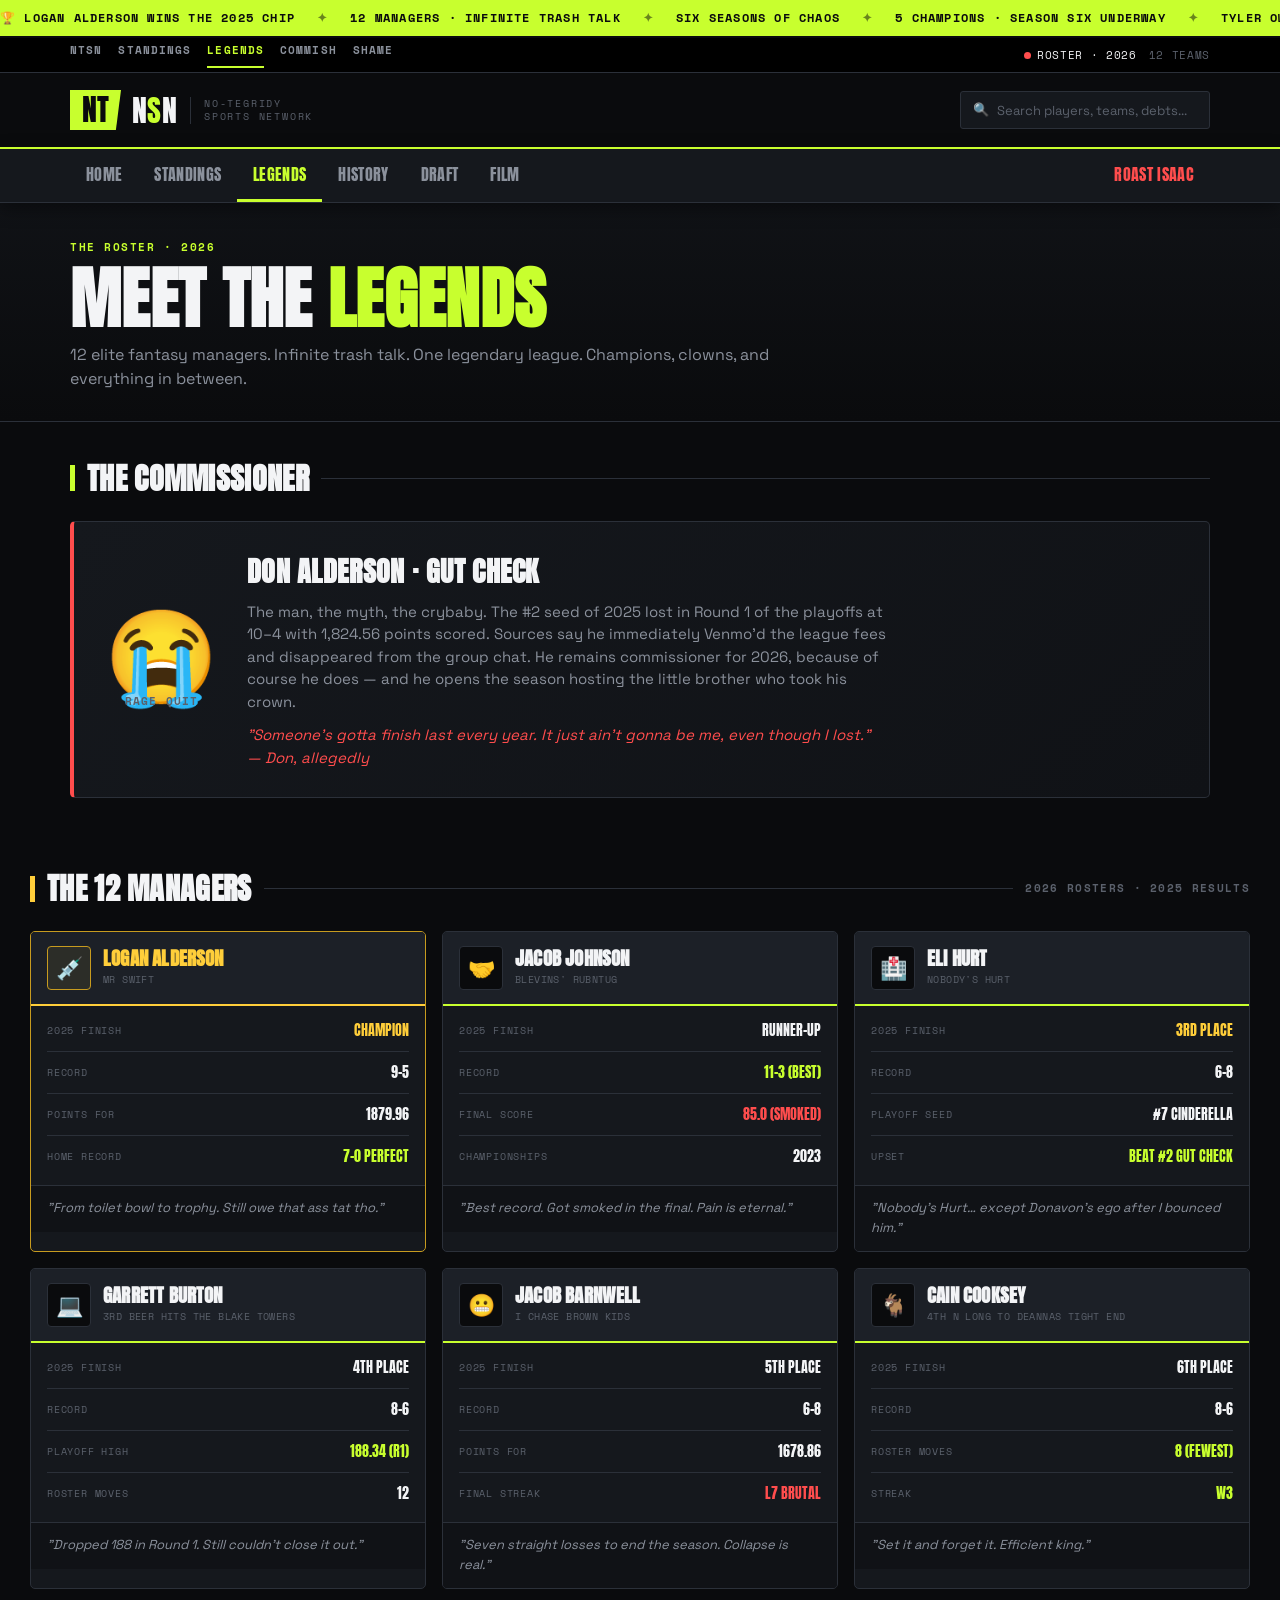
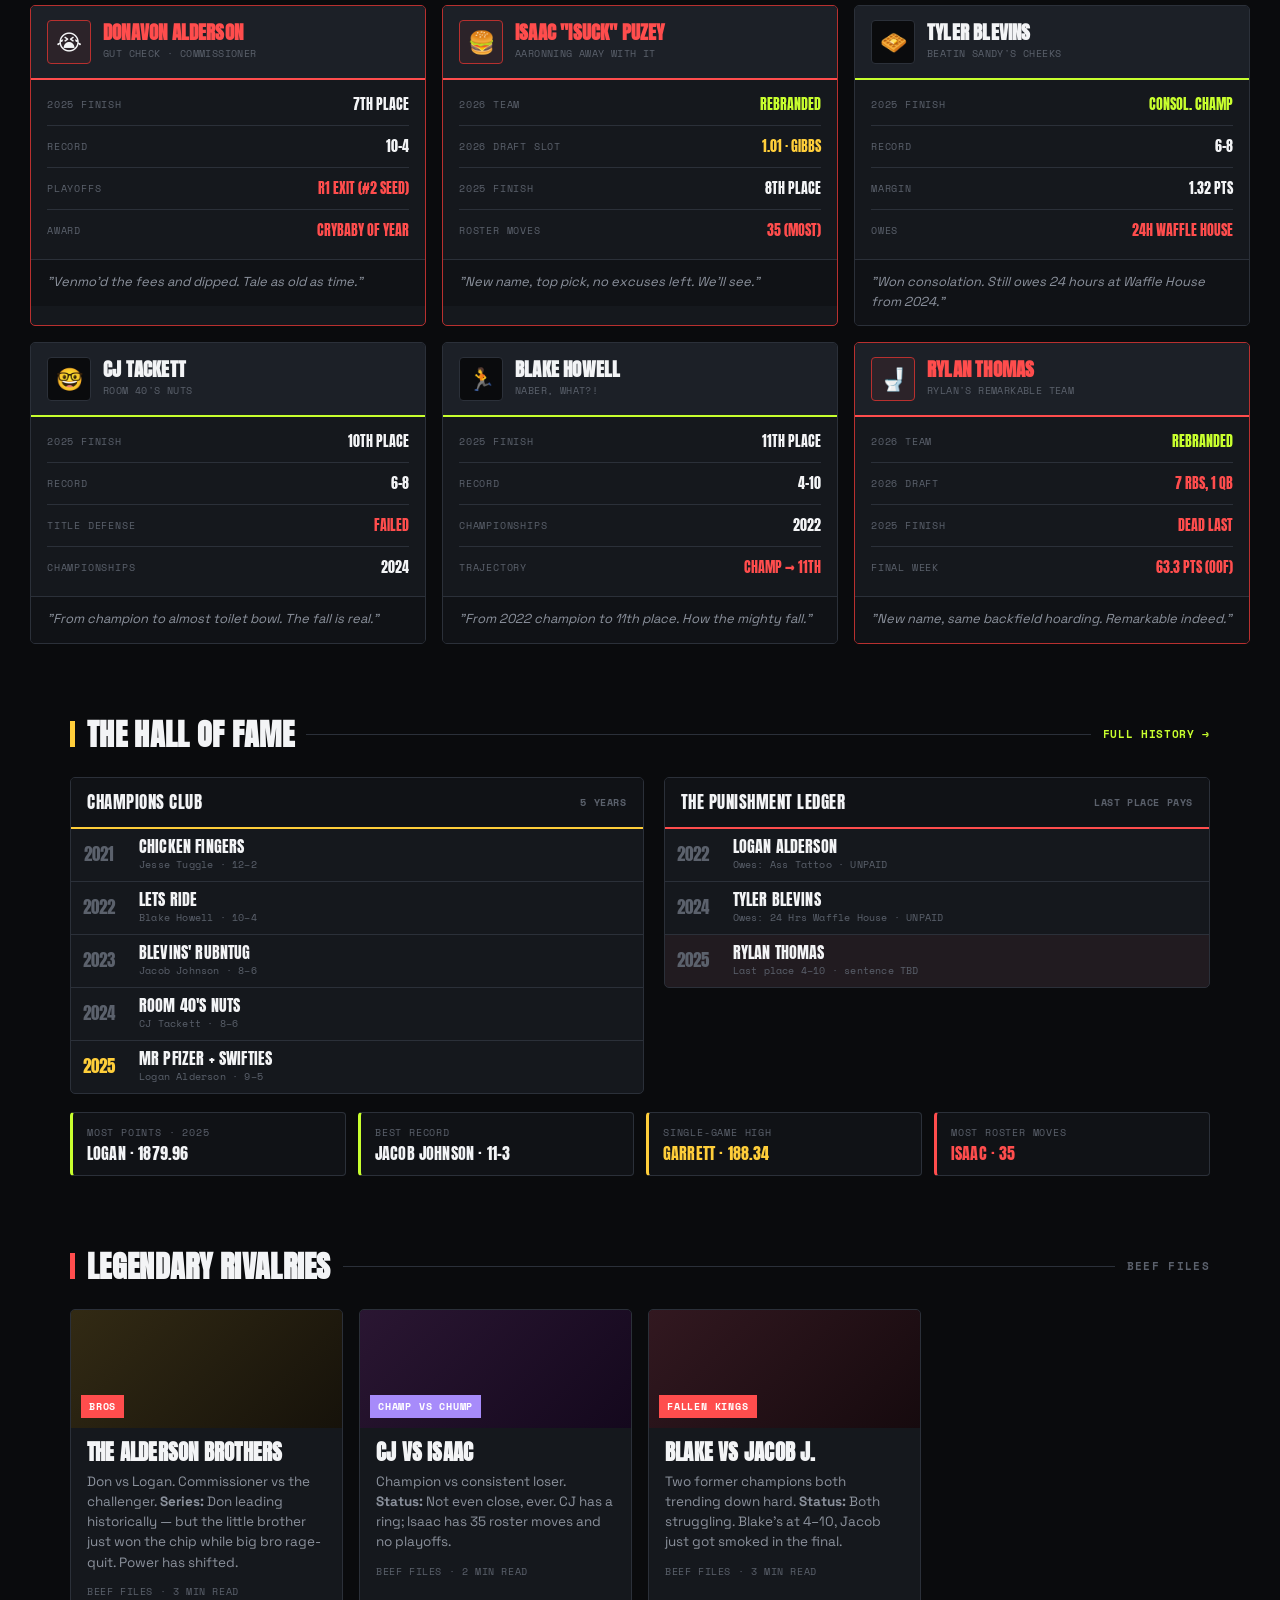
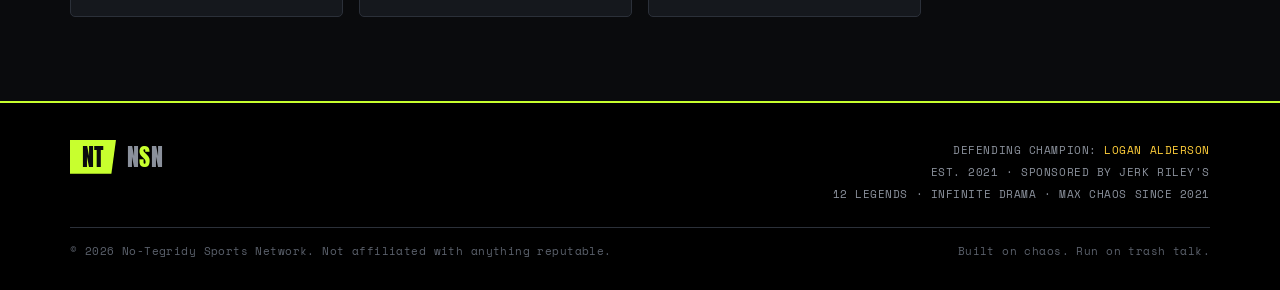
<file: group.html>
<!DOCTYPE html>
<html lang="en">
<head>
    <meta charset="UTF-8">
    <meta name="viewport" content="width=device-width, initial-scale=1.0">
    <title>The Legends — NTSN | No-Tegridy Fantasy Football</title>
    <link rel="icon" href="favicon-32x32.png" type="image/png">
    <link rel="preconnect" href="https://fonts.googleapis.com">
    <link rel="preconnect" href="https://fonts.gstatic.com" crossorigin>
    <link href="https://fonts.googleapis.com/css2?family=Anton&family=Space+Grotesk:wght@400;500;700&family=Space+Mono:wght@400;700&display=swap" rel="stylesheet">
    <link rel="stylesheet" href="styles.css?v=ntsn3">
</head>
<body>
<a href="#main" class="skip-link">Skip to main content</a>

<div class="ticker" aria-hidden="true">
    <div class="ticker-track" id="ticker">
        <span class="ticker-item">🏆 Logan Alderson wins the 2025 chip</span>
        <span class="ticker-item">12 managers · infinite trash talk</span>
        <span class="ticker-item">Six seasons of chaos</span>
        <span class="ticker-item">5 champions · season six underway</span>
        <span class="ticker-item">Tyler owes 24 hrs at Waffle House</span>
        <span class="ticker-item">Donavon rage-quit in Round 1</span>
        <span class="ticker-item">Isaac: 35 roster moves, still mid</span>
        <span class="ticker-item">Sponsored by Jerk Riley's</span>
        <span class="ticker-item">Est. 2021</span>
    </div>
</div>

<div class="util">
    <div class="wrap">
        <div class="u-left">
            <a href="index.html">NTSN</a>
            <a href="standings.html">Standings</a>
            <a class="on" href="group.html">Legends</a>
            <a href="#commish">Commish</a>
            <a href="roasting-isaac.html">Shame</a>
        </div>
        <div class="u-right">
            <span class="live"><span class="dot"></span>ROSTER · 2026</span>
            <span>12 TEAMS</span>
        </div>
    </div>
</div>

<div class="masthead">
    <div class="wrap">
        <a class="logo" href="index.html" aria-label="NTSN home">
            <span class="mark">NT</span>
            <span class="word">N<b>S</b>N</span>
            <span class="tag">No-Tegridy<br>Sports Network</span>
        </a>
        <div class="mh-search" aria-hidden="true">
            <span>🔍</span><input type="text" placeholder="Search players, teams, debts...">
        </div>
    </div>
</div>

<nav class="subnav" id="top" aria-label="Main">
    <div class="wrap">
        <a href="index.html">Home</a>
        <a href="standings.html">Standings</a>
        <a class="on" href="group.html">Legends</a>
        <a href="past-seasons.html">History</a>
        <a href="draft-2026.html">Draft</a>
        <a href="pictures.html">Film</a>
        <a class="roast" href="roasting-isaac.html">Roast Isaac</a>
    </div>
</nav>

<main id="main">

<div class="page-title-band">
    <div class="wrap">
        <div class="eyebrow">The Roster · 2026</div>
        <h1>Meet the <em>Legends</em></h1>
        <p class="dek">12 elite fantasy managers. Infinite trash talk. One legendary league. Champions, clowns, and everything in between.</p>
    </div>
</div>

<!-- Commissioner -->
<section class="sec" id="commish">
    <div class="wrap">
        <div class="sec-head reveal">
            <span class="bar"></span>
            <h2>The Commissioner</h2>
            <span class="rule"></span>
        </div>

        <div class="analysis reveal red">
            <div class="big">😭<small>RAGE QUIT</small></div>
            <div>
                <h3>Don Alderson · Gut Check</h3>
                <p>The man, the myth, the crybaby. The #2 seed of 2025 lost in Round 1 of the playoffs at 10–4 with 1,824.56 points scored. Sources say he immediately Venmo'd the league fees and disappeared from the group chat. He remains commissioner for 2026, because of course he does — and he opens the season hosting the little brother who took his crown.</p>
                <p class="quote">"Someone's gotta finish last every year. It just ain't gonna be me, even though I lost." — Don, allegedly</p>
            </div>
        </div>
    </div>
</section>

<!-- Members Grid -->
<section class="sec">
    <div class="wrap-wide">
        <div class="sec-head reveal">
            <span class="bar gold"></span>
            <h2>The 12 Managers</h2>
            <span class="rule"></span>
            <span class="sec-sub" style="margin-bottom:0;">2026 ROSTERS · 2025 RESULTS</span>
        </div>

        <div class="legend-grid reveal">

            <article class="legend champion">
                <div class="legend-head">
                    <div class="legend-num">💉</div>
                    <div class="legend-title">
                        <h3>Logan Alderson</h3>
                        <p>Mr Swift</p>
                    </div>
                </div>
                <div class="legend-stats">
                    <div class="row"><span class="k">2025 finish</span><span class="v gold">Champion</span></div>
                    <div class="row"><span class="k">Record</span><span class="v">9–5</span></div>
                    <div class="row"><span class="k">Points For</span><span class="v">1879.96</span></div>
                    <div class="row"><span class="k">Home record</span><span class="v green">7–0 perfect</span></div>
                </div>
                <div class="legend-quote">"From toilet bowl to trophy. Still owe that ass tat tho."</div>
            </article>

            <article class="legend">
                <div class="legend-head">
                    <div class="legend-num">🤝</div>
                    <div class="legend-title">
                        <h3>Jacob Johnson</h3>
                        <p>Blevins' RubNTug</p>
                    </div>
                </div>
                <div class="legend-stats">
                    <div class="row"><span class="k">2025 finish</span><span class="v">Runner-Up</span></div>
                    <div class="row"><span class="k">Record</span><span class="v green">11–3 (best)</span></div>
                    <div class="row"><span class="k">Final score</span><span class="v red">85.0 (smoked)</span></div>
                    <div class="row"><span class="k">Championships</span><span class="v">2023</span></div>
                </div>
                <div class="legend-quote">"Best record. Got smoked in the final. Pain is eternal."</div>
            </article>

            <article class="legend">
                <div class="legend-head">
                    <div class="legend-num">🏥</div>
                    <div class="legend-title">
                        <h3>Eli Hurt</h3>
                        <p>Nobody's Hurt</p>
                    </div>
                </div>
                <div class="legend-stats">
                    <div class="row"><span class="k">2025 finish</span><span class="v gold">3rd Place</span></div>
                    <div class="row"><span class="k">Record</span><span class="v">6–8</span></div>
                    <div class="row"><span class="k">Playoff seed</span><span class="v">#7 Cinderella</span></div>
                    <div class="row"><span class="k">Upset</span><span class="v green">Beat #2 Gut Check</span></div>
                </div>
                <div class="legend-quote">"Nobody's Hurt… except Donavon's ego after I bounced him."</div>
            </article>

            <article class="legend">
                <div class="legend-head">
                    <div class="legend-num">💻</div>
                    <div class="legend-title">
                        <h3>Garrett Burton</h3>
                        <p>3rd Beer Hits The Blake Towers</p>
                    </div>
                </div>
                <div class="legend-stats">
                    <div class="row"><span class="k">2025 finish</span><span class="v">4th Place</span></div>
                    <div class="row"><span class="k">Record</span><span class="v">8–6</span></div>
                    <div class="row"><span class="k">Playoff high</span><span class="v green">188.34 (R1)</span></div>
                    <div class="row"><span class="k">Roster moves</span><span class="v">12</span></div>
                </div>
                <div class="legend-quote">"Dropped 188 in Round 1. Still couldn't close it out."</div>
            </article>

            <article class="legend">
                <div class="legend-head">
                    <div class="legend-num">😬</div>
                    <div class="legend-title">
                        <h3>Jacob Barnwell</h3>
                        <p>I chase brown kids</p>
                    </div>
                </div>
                <div class="legend-stats">
                    <div class="row"><span class="k">2025 finish</span><span class="v">5th Place</span></div>
                    <div class="row"><span class="k">Record</span><span class="v">6–8</span></div>
                    <div class="row"><span class="k">Points For</span><span class="v">1678.86</span></div>
                    <div class="row"><span class="k">Final streak</span><span class="v red">L7 brutal</span></div>
                </div>
                <div class="legend-quote">"Seven straight losses to end the season. Collapse is real."</div>
            </article>

            <article class="legend">
                <div class="legend-head">
                    <div class="legend-num">🐐</div>
                    <div class="legend-title">
                        <h3>Cain Cooksey</h3>
                        <p>4th n Long to Deannas Tight End</p>
                    </div>
                </div>
                <div class="legend-stats">
                    <div class="row"><span class="k">2025 finish</span><span class="v">6th Place</span></div>
                    <div class="row"><span class="k">Record</span><span class="v">8–6</span></div>
                    <div class="row"><span class="k">Roster moves</span><span class="v green">8 (fewest)</span></div>
                    <div class="row"><span class="k">Streak</span><span class="v green">W3</span></div>
                </div>
                <div class="legend-quote">"Set it and forget it. Efficient king."</div>
            </article>

            <article class="legend shame">
                <div class="legend-head">
                    <div class="legend-num">😭</div>
                    <div class="legend-title">
                        <h3>Donavon Alderson</h3>
                        <p>Gut Check · Commissioner</p>
                    </div>
                </div>
                <div class="legend-stats">
                    <div class="row"><span class="k">2025 finish</span><span class="v">7th Place</span></div>
                    <div class="row"><span class="k">Record</span><span class="v">10–4</span></div>
                    <div class="row"><span class="k">Playoffs</span><span class="v red">R1 exit (#2 seed)</span></div>
                    <div class="row"><span class="k">Award</span><span class="v red">Crybaby of Year</span></div>
                </div>
                <div class="legend-quote">"Venmo'd the fees and dipped. Tale as old as time."</div>
            </article>

            <article class="legend shame">
                <div class="legend-head">
                    <div class="legend-num">🍔</div>
                    <div class="legend-title">
                        <h3>Isaac "Isuck" Puzey</h3>
                        <p>Aaronning Away With It</p>
                    </div>
                </div>
                <div class="legend-stats">
                    <div class="row"><span class="k">2026 team</span><span class="v green">Rebranded</span></div>
                    <div class="row"><span class="k">2026 draft slot</span><span class="v gold">1.01 · Gibbs</span></div>
                    <div class="row"><span class="k">2025 finish</span><span class="v">8th Place</span></div>
                    <div class="row"><span class="k">Roster moves</span><span class="v red">35 (most)</span></div>
                </div>
                <div class="legend-quote">"New name, top pick, no excuses left. We'll see."</div>
            </article>

            <article class="legend">
                <div class="legend-head">
                    <div class="legend-num">🧇</div>
                    <div class="legend-title">
                        <h3>Tyler Blevins</h3>
                        <p>Beatin Sandy's Cheeks</p>
                    </div>
                </div>
                <div class="legend-stats">
                    <div class="row"><span class="k">2025 finish</span><span class="v green">Consol. Champ</span></div>
                    <div class="row"><span class="k">Record</span><span class="v">6–8</span></div>
                    <div class="row"><span class="k">Margin</span><span class="v">1.32 pts</span></div>
                    <div class="row"><span class="k">Owes</span><span class="v red">24h Waffle House</span></div>
                </div>
                <div class="legend-quote">"Won consolation. Still owes 24 hours at Waffle House from 2024."</div>
            </article>

            <article class="legend">
                <div class="legend-head">
                    <div class="legend-num">🤓</div>
                    <div class="legend-title">
                        <h3>CJ Tackett</h3>
                        <p>Room 40's Nuts</p>
                    </div>
                </div>
                <div class="legend-stats">
                    <div class="row"><span class="k">2025 finish</span><span class="v">10th Place</span></div>
                    <div class="row"><span class="k">Record</span><span class="v">6–8</span></div>
                    <div class="row"><span class="k">Title defense</span><span class="v red">Failed</span></div>
                    <div class="row"><span class="k">Championships</span><span class="v">2024</span></div>
                </div>
                <div class="legend-quote">"From champion to almost toilet bowl. The fall is real."</div>
            </article>

            <article class="legend">
                <div class="legend-head">
                    <div class="legend-num">🏃</div>
                    <div class="legend-title">
                        <h3>Blake Howell</h3>
                        <p>Naber, What?!</p>
                    </div>
                </div>
                <div class="legend-stats">
                    <div class="row"><span class="k">2025 finish</span><span class="v">11th Place</span></div>
                    <div class="row"><span class="k">Record</span><span class="v">4–10</span></div>
                    <div class="row"><span class="k">Championships</span><span class="v">2022</span></div>
                    <div class="row"><span class="k">Trajectory</span><span class="v red">Champ → 11th</span></div>
                </div>
                <div class="legend-quote">"From 2022 champion to 11th place. How the mighty fall."</div>
            </article>

            <article class="legend shame">
                <div class="legend-head">
                    <div class="legend-num">🚽</div>
                    <div class="legend-title">
                        <h3>Rylan Thomas</h3>
                        <p>rylan's Remarkable Team</p>
                    </div>
                </div>
                <div class="legend-stats">
                    <div class="row"><span class="k">2026 team</span><span class="v green">Rebranded</span></div>
                    <div class="row"><span class="k">2026 draft</span><span class="v red">7 RBs, 1 QB</span></div>
                    <div class="row"><span class="k">2025 finish</span><span class="v red">Dead Last</span></div>
                    <div class="row"><span class="k">Final week</span><span class="v red">63.3 pts (oof)</span></div>
                </div>
                <div class="legend-quote">"New name, same backfield hoarding. Remarkable indeed."</div>
            </article>

        </div>
    </div>
</section>

<!-- Hall of Fame -->
<section class="sec">
    <div class="wrap">
        <div class="sec-head reveal">
            <span class="bar gold"></span>
            <h2>The Hall of Fame</h2>
            <span class="rule"></span>
            <a class="all" href="past-seasons.html">Full History →</a>
        </div>

        <div class="split reveal">
            <div class="panel-card">
                <div class="pc-head gold">Champions Club <span class="sm">5 YEARS</span></div>
                <table class="stand">
                    <tbody>
                        <tr><td class="rk" style="color:var(--faint);">2021</td><td><div class="team">Chicken Fingers</div><div class="own">Jesse Tuggle · 12–2</div></td></tr>
                        <tr><td class="rk" style="color:var(--faint);">2022</td><td><div class="team">Lets Ride</div><div class="own">Blake Howell · 10–4</div></td></tr>
                        <tr><td class="rk" style="color:var(--faint);">2023</td><td><div class="team">Blevins' RubNTug</div><div class="own">Jacob Johnson · 8–6</div></td></tr>
                        <tr><td class="rk" style="color:var(--faint);">2024</td><td><div class="team">Room 40's Nuts</div><div class="own">CJ Tackett · 8–6</div></td></tr>
                        <tr class="p1"><td class="rk">2025</td><td><div class="team">Mr Pfizer + Swifties</div><div class="own">Logan Alderson · 9–5</div></td></tr>
                    </tbody>
                </table>
            </div>

            <div class="panel-card">
                <div class="pc-head red">The Punishment Ledger <span class="sm">LAST PLACE PAYS</span></div>
                <table class="stand">
                    <tbody>
                        <tr><td class="rk" style="color:var(--faint);">2022</td><td><div class="team">Logan Alderson</div><div class="own">Owes: Ass Tattoo · UNPAID</div></td></tr>
                        <tr><td class="rk" style="color:var(--faint);">2024</td><td><div class="team">Tyler Blevins</div><div class="own">Owes: 24 Hrs Waffle House · UNPAID</div></td></tr>
                        <tr class="last"><td class="rk">2025</td><td><div class="team">Rylan Thomas</div><div class="own">Last place 4–10 · sentence TBD</div></td></tr>
                    </tbody>
                </table>
            </div>
        </div>

        <div class="callouts reveal" style="margin-top:18px;">
            <div class="callout"><div class="lbl">Most Points · 2025</div><div class="val">Logan · 1879.96</div></div>
            <div class="callout"><div class="lbl">Best Record</div><div class="val">Jacob Johnson · 11–3</div></div>
            <div class="callout gold"><div class="lbl">Single-Game High</div><div class="val">Garrett · 188.34</div></div>
            <div class="callout red"><div class="lbl">Most Roster Moves</div><div class="val">Isaac · 35</div></div>
        </div>
    </div>
</section>

<!-- Rivalries -->
<section class="sec">
    <div class="wrap">
        <div class="sec-head reveal">
            <span class="bar red"></span>
            <h2>Legendary Rivalries</h2>
            <span class="rule"></span>
            <span class="sec-sub" style="margin-bottom:0;">BEEF FILES</span>
        </div>

        <div class="cards reveal">
            <article class="card">
                <div class="thumb g6"><span class="cat">Bros</span></div>
                <div class="cbody">
                    <h3>The Alderson Brothers</h3>
                    <p>Don vs Logan. Commissioner vs the challenger. <strong>Series:</strong> Don leading historically — but the little brother just won the chip while big bro rage-quit. Power has shifted.</p>
                    <div class="meta">Beef Files · 3 min read</div>
                </div>
            </article>
            <article class="card">
                <div class="thumb g7"><span class="cat">Champ vs Chump</span></div>
                <div class="cbody">
                    <h3>CJ vs Isaac</h3>
                    <p>Champion vs consistent loser. <strong>Status:</strong> Not even close, ever. CJ has a ring; Isaac has 35 roster moves and no playoffs.</p>
                    <div class="meta">Beef Files · 2 min read</div>
                </div>
            </article>
            <article class="card">
                <div class="thumb g3"><span class="cat">Fallen Kings</span></div>
                <div class="cbody">
                    <h3>Blake vs Jacob J.</h3>
                    <p>Two former champions both trending down hard. <strong>Status:</strong> Both struggling. Blake's at 4–10, Jacob just got smoked in the final.</p>
                    <div class="meta">Beef Files · 3 min read</div>
                </div>
            </article>
        </div>
    </div>
</section>

</main>

<footer class="foot">
    <div class="wrap">
        <div class="ftop">
            <a class="logo" href="index.html"><span class="mark">NT</span><span class="word">N<b>S</b>N</span></a>
            <div class="fmeta">
                Defending Champion: <span class="gold">Logan Alderson</span><br>
                Est. 2021 · Sponsored by Jerk Riley's<br>
                12 Legends · Infinite Drama · Max Chaos Since 2021
            </div>
        </div>
        <div class="fbottom">
            <span>© 2026 No-Tegridy Sports Network. Not affiliated with anything reputable.</span>
            <span>Built on chaos. Run on trash talk.</span>
        </div>
    </div>
</footer>

<script src="script.js?v=ntsn3"></script>
</body>
</html>
</file>
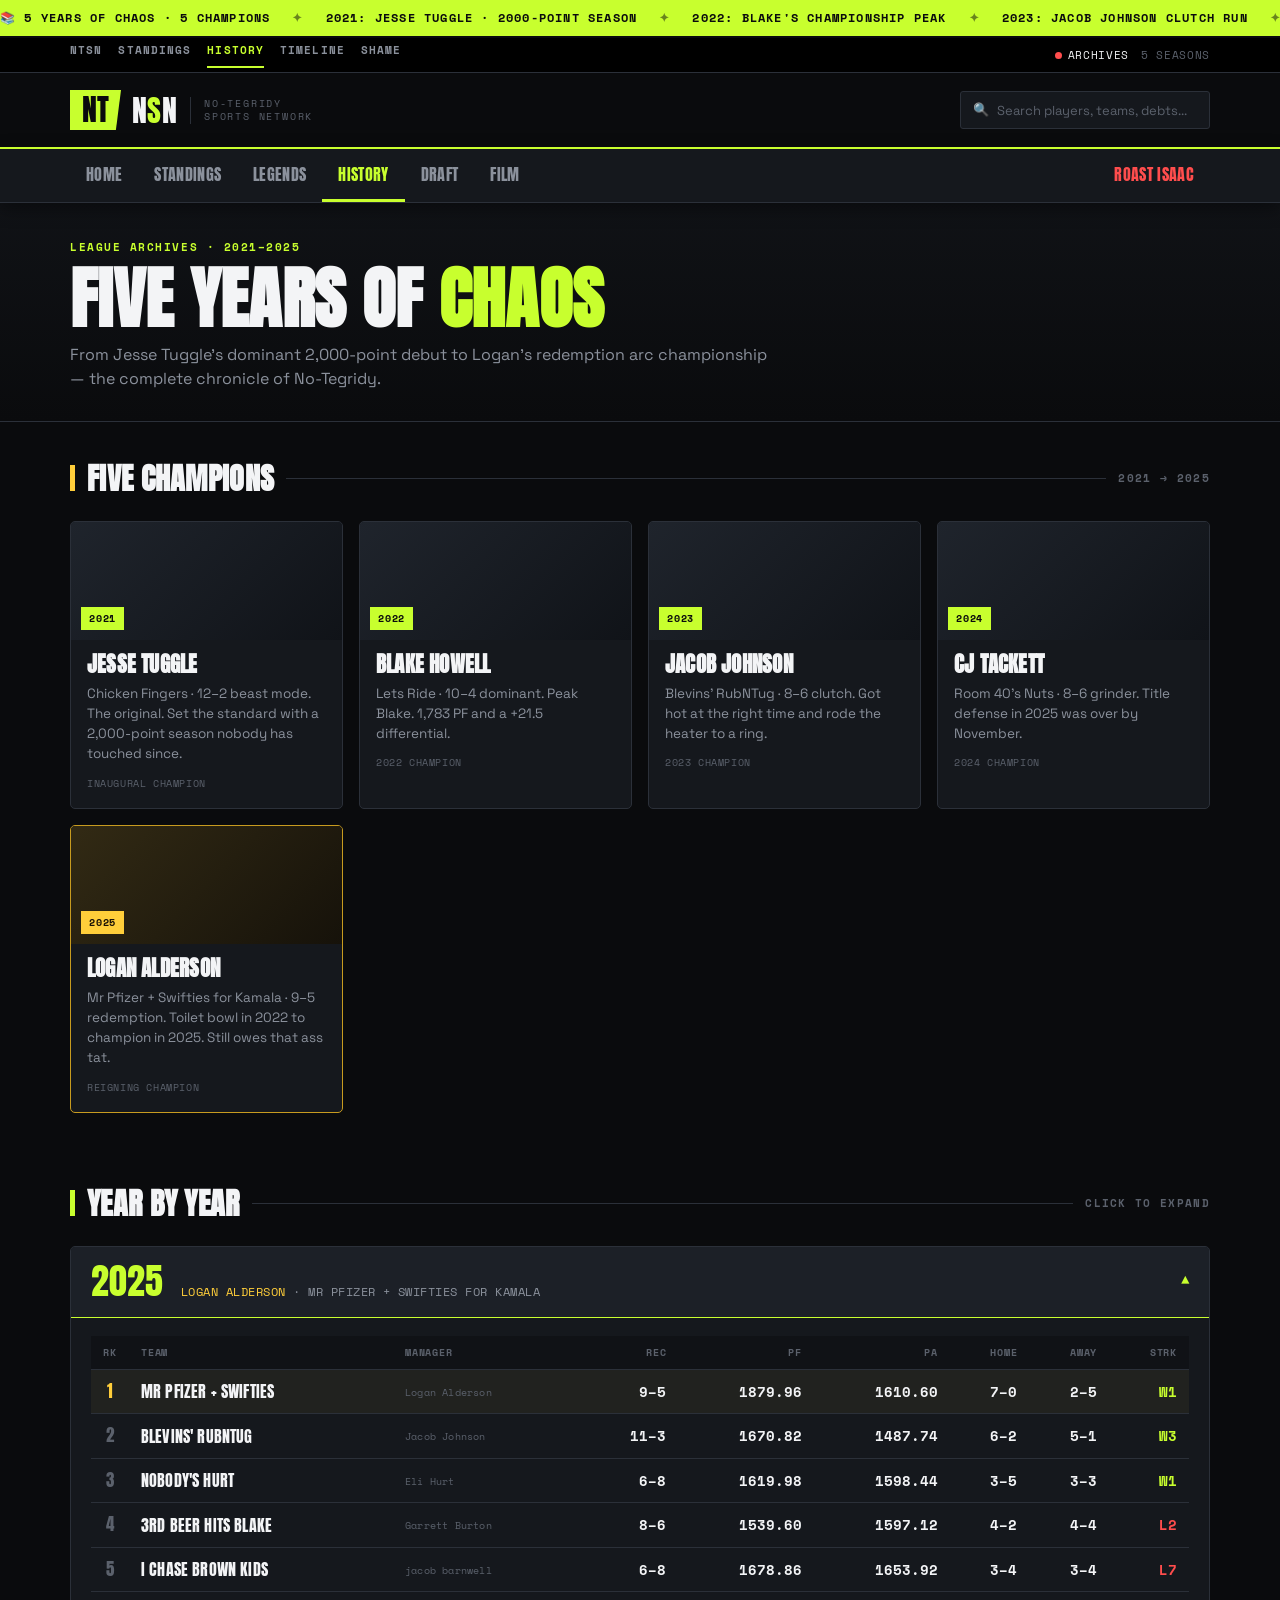
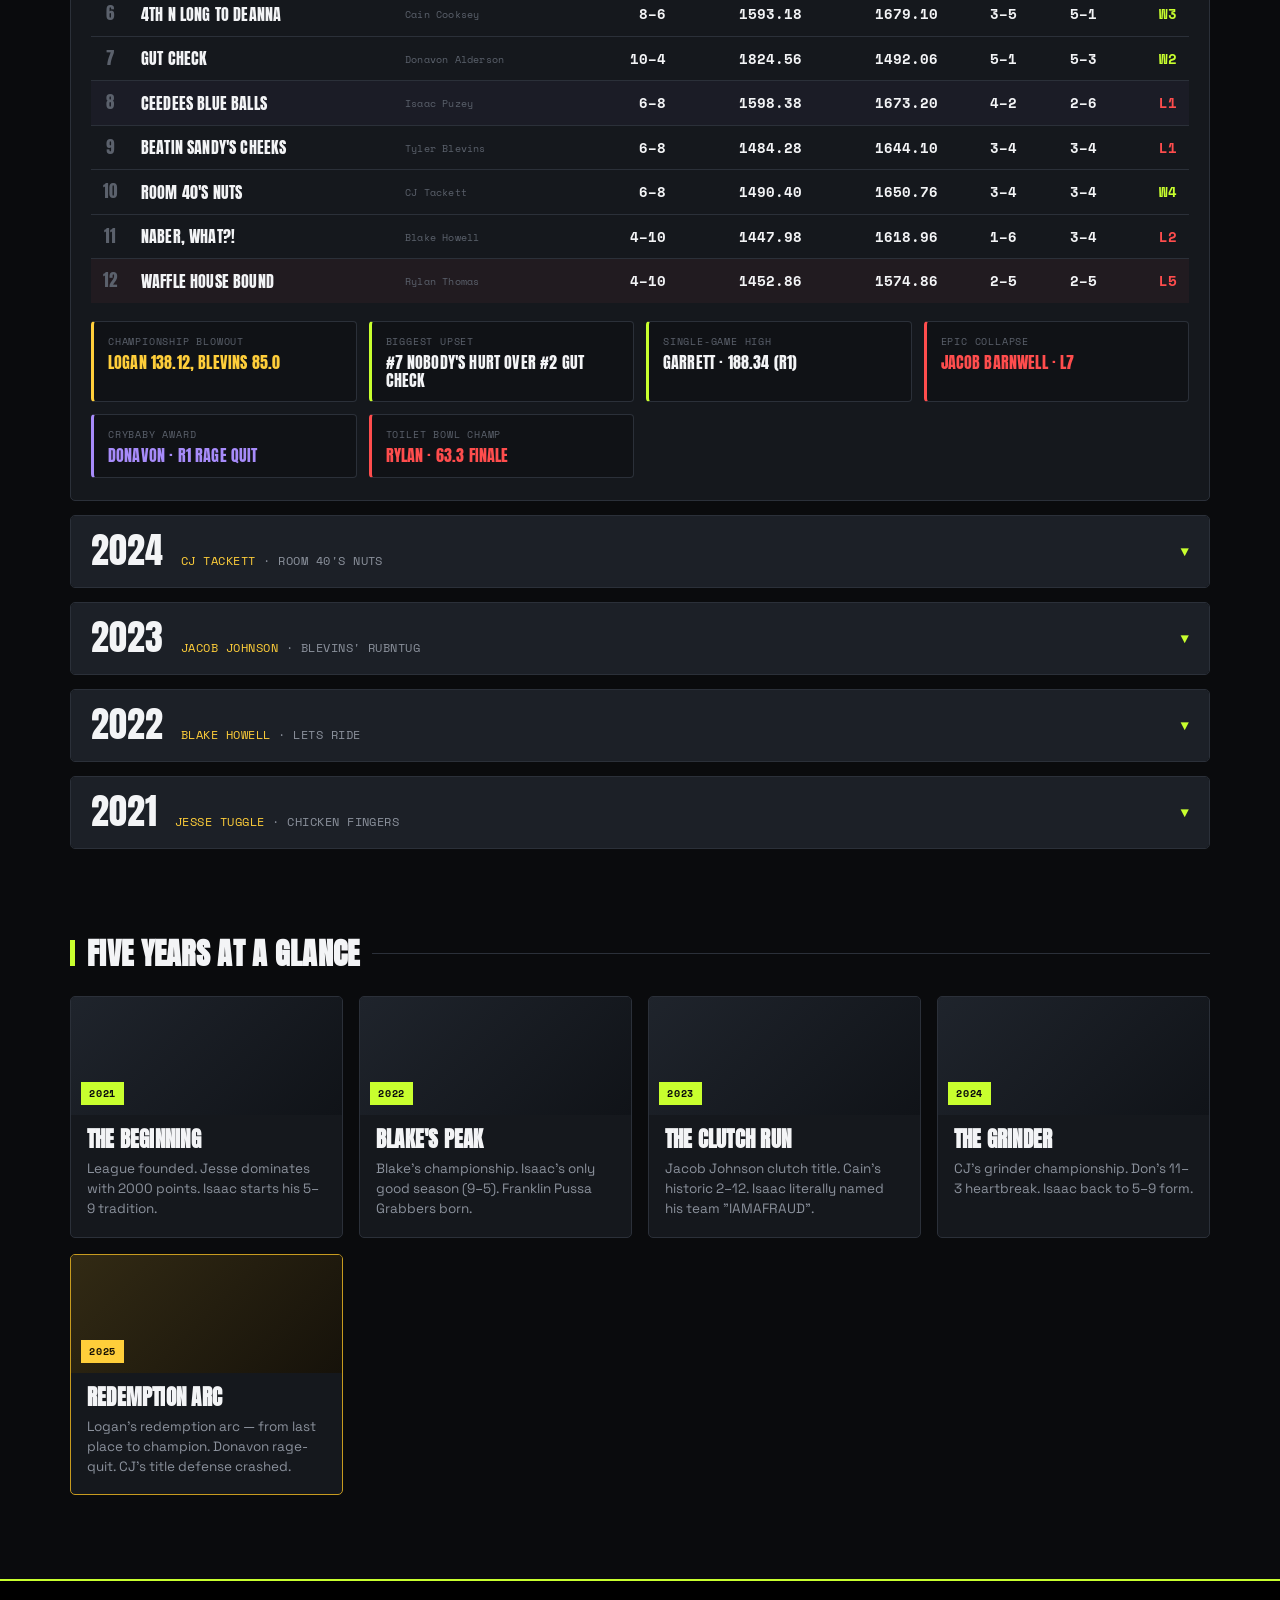
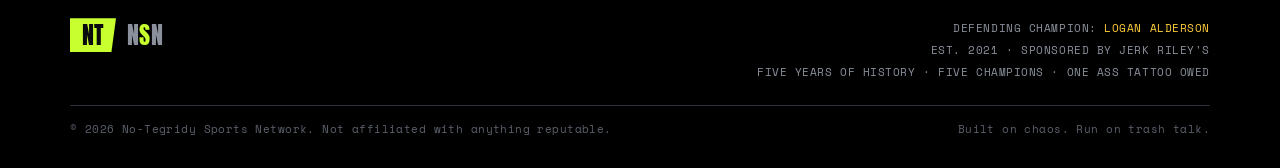
<file: past-seasons.html>
<!DOCTYPE html>
<html lang="en">
<head>
    <meta charset="UTF-8">
    <meta name="viewport" content="width=device-width, initial-scale=1.0">
    <title>League History — NTSN | No-Tegridy Fantasy Football</title>
    <link rel="icon" href="favicon-32x32.png" type="image/png">
    <link rel="preconnect" href="https://fonts.googleapis.com">
    <link rel="preconnect" href="https://fonts.gstatic.com" crossorigin>
    <link href="https://fonts.googleapis.com/css2?family=Anton&family=Space+Grotesk:wght@400;500;700&family=Space+Mono:wght@400;700&display=swap" rel="stylesheet">
    <link rel="stylesheet" href="styles.css?v=ntsn3">
</head>
<body>
<a href="#main" class="skip-link">Skip to main content</a>

<div class="ticker" aria-hidden="true">
    <div class="ticker-track" id="ticker">
        <span class="ticker-item">📚 5 years of chaos · 5 champions</span>
        <span class="ticker-item">2021: Jesse Tuggle · 2000-point season</span>
        <span class="ticker-item">2022: Blake's championship peak</span>
        <span class="ticker-item">2023: Jacob Johnson clutch run</span>
        <span class="ticker-item">2024: CJ Tackett the grinder</span>
        <span class="ticker-item">2025: Logan's redemption arc</span>
        <span class="ticker-item">Sponsored by Jerk Riley's</span>
        <span class="ticker-item">Est. 2021</span>
    </div>
</div>

<div class="util">
    <div class="wrap">
        <div class="u-left">
            <a href="index.html">NTSN</a>
            <a href="standings.html">Standings</a>
            <a class="on" href="past-seasons.html">History</a>
            <a href="#timeline">Timeline</a>
            <a href="roasting-isaac.html">Shame</a>
        </div>
        <div class="u-right">
            <span class="live"><span class="dot"></span>ARCHIVES</span>
            <span>5 SEASONS</span>
        </div>
    </div>
</div>

<div class="masthead">
    <div class="wrap">
        <a class="logo" href="index.html" aria-label="NTSN home">
            <span class="mark">NT</span>
            <span class="word">N<b>S</b>N</span>
            <span class="tag">No-Tegridy<br>Sports Network</span>
        </a>
        <div class="mh-search" aria-hidden="true">
            <span>🔍</span><input type="text" placeholder="Search players, teams, debts...">
        </div>
    </div>
</div>

<nav class="subnav" id="top" aria-label="Main">
    <div class="wrap">
        <a href="index.html">Home</a>
        <a href="standings.html">Standings</a>
        <a href="group.html">Legends</a>
        <a class="on" href="past-seasons.html">History</a>
        <a href="draft-2026.html">Draft</a>
        <a href="pictures.html">Film</a>
        <a class="roast" href="roasting-isaac.html">Roast Isaac</a>
    </div>
</nav>

<main id="main">

<div class="page-title-band">
    <div class="wrap">
        <div class="eyebrow">League Archives · 2021–2025</div>
        <h1>Five Years of <em>Chaos</em></h1>
        <p class="dek">From Jesse Tuggle's dominant 2,000-point debut to Logan's redemption arc championship — the complete chronicle of No-Tegridy.</p>
    </div>
</div>

<!-- Champions Mosaic -->
<section class="sec">
    <div class="wrap">
        <div class="sec-head reveal">
            <span class="bar gold"></span>
            <h2>Five Champions</h2>
            <span class="rule"></span>
            <span class="sec-sub" style="margin-bottom:0;">2021 → 2025</span>
        </div>

        <div class="cards reveal">
            <article class="card">
                <div class="thumb g4"><span class="cat">2021</span></div>
                <div class="cbody">
                    <h3>Jesse Tuggle</h3>
                    <p>Chicken Fingers · 12–2 beast mode. The original. Set the standard with a 2,000-point season nobody has touched since.</p>
                    <div class="meta">Inaugural Champion</div>
                </div>
            </article>
            <article class="card">
                <div class="thumb g4"><span class="cat">2022</span></div>
                <div class="cbody">
                    <h3>Blake Howell</h3>
                    <p>Lets Ride · 10–4 dominant. Peak Blake. 1,783 PF and a +21.5 differential.</p>
                    <div class="meta">2022 Champion</div>
                </div>
            </article>
            <article class="card">
                <div class="thumb g4"><span class="cat">2023</span></div>
                <div class="cbody">
                    <h3>Jacob Johnson</h3>
                    <p>Blevins' RubNTug · 8–6 clutch. Got hot at the right time and rode the heater to a ring.</p>
                    <div class="meta">2023 Champion</div>
                </div>
            </article>
            <article class="card">
                <div class="thumb g4"><span class="cat">2024</span></div>
                <div class="cbody">
                    <h3>CJ Tackett</h3>
                    <p>Room 40's Nuts · 8–6 grinder. Title defense in 2025 was over by November.</p>
                    <div class="meta">2024 Champion</div>
                </div>
            </article>
            <article class="card" style="border-color:var(--gold-dim);">
                <div class="thumb g6"><span class="cat" style="background:var(--gold);color:#1a1205;">2025</span></div>
                <div class="cbody">
                    <h3>Logan Alderson</h3>
                    <p>Mr Pfizer + Swifties for Kamala · 9–5 redemption. Toilet bowl in 2022 to champion in 2025. Still owes that ass tat.</p>
                    <div class="meta">Reigning Champion</div>
                </div>
            </article>
        </div>
    </div>
</section>

<!-- Year-by-Year -->
<section class="sec">
    <div class="wrap">
        <div class="sec-head reveal">
            <span class="bar"></span>
            <h2>Year by Year</h2>
            <span class="rule"></span>
            <span class="sec-sub" style="margin-bottom:0;">CLICK TO EXPAND</span>
        </div>

        <!-- 2025 -->
        <article class="season open reveal">
            <button class="season-toggle" data-season-toggle aria-expanded="true">
                <div class="season-meta">
                    <div class="season-year">2025</div>
                    <div class="season-champ"><span class="gold">Logan Alderson</span> · Mr Pfizer + Swifties for Kamala</div>
                </div>
                <span class="icon" aria-hidden="true">▼</span>
            </button>
            <div class="season-body">
                <div class="season-body-inner">
                    <div style="overflow-x:auto;">
                        <table class="stand" style="min-width:760px;">
                            <thead>
                                <tr><th class="c">RK</th><th>Team</th><th>Manager</th><th class="r">REC</th><th class="r">PF</th><th class="r">PA</th><th class="r">Home</th><th class="r">Away</th><th class="r">Strk</th></tr>
                            </thead>
                            <tbody>
                                <tr class="p1 champ-row"><td class="rk">1</td><td><div class="team">Mr Pfizer + Swifties</div></td><td class="own" style="padding-top:11px;">Logan Alderson</td><td class="num">9–5</td><td class="num">1879.96</td><td class="num">1610.60</td><td class="num">7–0</td><td class="num">2–5</td><td class="num strk-w">W1</td></tr>
                                <tr><td class="rk">2</td><td><div class="team">Blevins' RubNTug</div></td><td class="own" style="padding-top:11px;">Jacob Johnson</td><td class="num">11–3</td><td class="num">1670.82</td><td class="num">1487.74</td><td class="num">6–2</td><td class="num">5–1</td><td class="num strk-w">W3</td></tr>
                                <tr><td class="rk">3</td><td><div class="team">Nobody's Hurt</div></td><td class="own" style="padding-top:11px;">Eli Hurt</td><td class="num">6–8</td><td class="num">1619.98</td><td class="num">1598.44</td><td class="num">3–5</td><td class="num">3–3</td><td class="num strk-w">W1</td></tr>
                                <tr><td class="rk">4</td><td><div class="team">3rd Beer Hits Blake</div></td><td class="own" style="padding-top:11px;">Garrett Burton</td><td class="num">8–6</td><td class="num">1539.60</td><td class="num">1597.12</td><td class="num">4–2</td><td class="num">4–4</td><td class="num strk-l">L2</td></tr>
                                <tr><td class="rk">5</td><td><div class="team">I chase brown kids</div></td><td class="own" style="padding-top:11px;">jacob barnwell</td><td class="num">6–8</td><td class="num">1678.86</td><td class="num">1653.92</td><td class="num">3–4</td><td class="num">3–4</td><td class="num strk-l">L7</td></tr>
                                <tr><td class="rk">6</td><td><div class="team">4th n Long to Deanna</div></td><td class="own" style="padding-top:11px;">Cain Cooksey</td><td class="num">8–6</td><td class="num">1593.18</td><td class="num">1679.10</td><td class="num">3–5</td><td class="num">5–1</td><td class="num strk-w">W3</td></tr>
                                <tr><td class="rk">7</td><td><div class="team">Gut Check</div></td><td class="own" style="padding-top:11px;">Donavon Alderson</td><td class="num">10–4</td><td class="num">1824.56</td><td class="num">1492.06</td><td class="num">5–1</td><td class="num">5–3</td><td class="num strk-w">W2</td></tr>
                                <tr class="shame-row"><td class="rk">8</td><td><div class="team">CeeDees Blue Balls</div></td><td class="own" style="padding-top:11px;">Isaac Puzey</td><td class="num">6–8</td><td class="num">1598.38</td><td class="num">1673.20</td><td class="num">4–2</td><td class="num">2–6</td><td class="num strk-l">L1</td></tr>
                                <tr><td class="rk">9</td><td><div class="team">Beatin Sandy's Cheeks</div></td><td class="own" style="padding-top:11px;">Tyler Blevins</td><td class="num">6–8</td><td class="num">1484.28</td><td class="num">1644.10</td><td class="num">3–4</td><td class="num">3–4</td><td class="num strk-l">L1</td></tr>
                                <tr><td class="rk">10</td><td><div class="team">Room 40's Nuts</div></td><td class="own" style="padding-top:11px;">CJ Tackett</td><td class="num">6–8</td><td class="num">1490.40</td><td class="num">1650.76</td><td class="num">3–4</td><td class="num">3–4</td><td class="num strk-w">W4</td></tr>
                                <tr><td class="rk">11</td><td><div class="team">Naber, What?!</div></td><td class="own" style="padding-top:11px;">Blake Howell</td><td class="num">4–10</td><td class="num">1447.98</td><td class="num">1618.96</td><td class="num">1–6</td><td class="num">3–4</td><td class="num strk-l">L2</td></tr>
                                <tr class="last"><td class="rk">12</td><td><div class="team">Waffle House Bound</div></td><td class="own" style="padding-top:11px;">Rylan Thomas</td><td class="num">4–10</td><td class="num">1452.86</td><td class="num">1574.86</td><td class="num">2–5</td><td class="num">2–5</td><td class="num strk-l">L5</td></tr>
                            </tbody>
                        </table>
                    </div>
                    <div class="callouts">
                        <div class="callout gold"><div class="lbl">Championship Blowout</div><div class="val">Logan 138.12, Blevins 85.0</div></div>
                        <div class="callout"><div class="lbl">Biggest Upset</div><div class="val">#7 Nobody's Hurt over #2 Gut Check</div></div>
                        <div class="callout"><div class="lbl">Single-Game High</div><div class="val">Garrett · 188.34 (R1)</div></div>
                        <div class="callout red"><div class="lbl">Epic Collapse</div><div class="val">jacob barnwell · L7</div></div>
                        <div class="callout purple"><div class="lbl">Crybaby Award</div><div class="val">Donavon · R1 rage quit</div></div>
                        <div class="callout red"><div class="lbl">Toilet Bowl Champ</div><div class="val">Rylan · 63.3 finale</div></div>
                    </div>
                </div>
            </div>
        </article>

        <!-- 2024 -->
        <article class="season reveal">
            <button class="season-toggle" data-season-toggle aria-expanded="false">
                <div class="season-meta">
                    <div class="season-year">2024</div>
                    <div class="season-champ"><span class="gold">CJ Tackett</span> · Room 40's Nuts</div>
                </div>
                <span class="icon" aria-hidden="true">▼</span>
            </button>
            <div class="season-body">
                <div class="season-body-inner">
                    <div style="overflow-x:auto;">
                        <table class="stand" style="min-width:760px;">
                            <thead>
                                <tr><th class="c">RK</th><th>Team</th><th>Manager</th><th class="r">REC</th><th class="r">PF</th><th class="r">PA</th><th class="r">PF/G</th><th class="r">PA/G</th><th class="r">Diff</th></tr>
                            </thead>
                            <tbody>
                                <tr class="p1 champ-row"><td class="rk">1</td><td><div class="team">Room 40's Nuts</div></td><td class="own" style="padding-top:11px;">CJ Tackett</td><td class="num">8–6</td><td class="num">1606.28</td><td class="num">1568.60</td><td class="num">114.7</td><td class="num">112.0</td><td class="num">+2.7</td></tr>
                                <tr><td class="rk">2</td><td><div class="team">Hawk Tua an Pitts</div></td><td class="own" style="padding-top:11px;">Garrett Burton</td><td class="num">6–8</td><td class="num">1693.42</td><td class="num">1713.76</td><td class="num">121.0</td><td class="num">122.4</td><td class="num">−1.5</td></tr>
                                <tr><td class="rk">3</td><td><div class="team">Waddle you doing stepburrow</div></td><td class="own" style="padding-top:11px;">Jacob Barnwell</td><td class="num">10–4</td><td class="num">1847.86</td><td class="num">1660.80</td><td class="num">132.0</td><td class="num">118.6</td><td class="num">+13.4</td></tr>
                                <tr><td class="rk">4</td><td><div class="team">Blevins' RubNTug</div></td><td class="own" style="padding-top:11px;">Jacob Johnson</td><td class="num">6–8</td><td class="num">1539.76</td><td class="num">1660.64</td><td class="num">110.0</td><td class="num">118.6</td><td class="num">−8.6</td></tr>
                                <tr><td class="rk">5</td><td><div class="team">Nobody's Hurt</div></td><td class="own" style="padding-top:11px;">Eli Hurt</td><td class="num">6–8</td><td class="num">1619.46</td><td class="num">1553.44</td><td class="num">115.7</td><td class="num">111.0</td><td class="num">+4.7</td></tr>
                                <tr><td class="rk">6</td><td><div class="team">Gut Check</div></td><td class="own" style="padding-top:11px;">Donavon Alderson</td><td class="num">11–3</td><td class="num">1793.26</td><td class="num">1529.50</td><td class="num">128.1</td><td class="num">109.3</td><td class="num">+18.8</td></tr>
                                <tr><td class="rk">7</td><td><div class="team">Mr Pfizer + Swifties</div></td><td class="own" style="padding-top:11px;">Logan Alderson</td><td class="num">9–5</td><td class="num">1706.22</td><td class="num">1555.44</td><td class="num">121.9</td><td class="num">111.1</td><td class="num">+10.8</td></tr>
                                <tr><td class="rk">8</td><td><div class="team">Waffle House Bound</div></td><td class="own" style="padding-top:11px;">Rylan Thomas</td><td class="num">9–5</td><td class="num">1545.62</td><td class="num">1501.64</td><td class="num">110.4</td><td class="num">107.3</td><td class="num">+3.1</td></tr>
                                <tr class="shame-row"><td class="rk">9</td><td><div class="team">Burrowito Bowl</div></td><td class="own" style="padding-top:11px;">Isaac Puzey</td><td class="num">5–9</td><td class="num">1557.84</td><td class="num">1639.96</td><td class="num">111.3</td><td class="num">117.1</td><td class="num">−5.9</td></tr>
                                <tr><td class="rk">10</td><td><div class="team">Beatin Sandy's Cheeks</div></td><td class="own" style="padding-top:11px;">Tyler Blevins</td><td class="num">4–10</td><td class="num">1445.34</td><td class="num">1689.92</td><td class="num">103.2</td><td class="num">120.7</td><td class="num">−17.5</td></tr>
                                <tr><td class="rk">11</td><td><div class="team">1st Pick Curse</div></td><td class="own" style="padding-top:11px;">Blake Howell</td><td class="num">5–9</td><td class="num">1487.28</td><td class="num">1674.74</td><td class="num">106.2</td><td class="num">119.6</td><td class="num">−13.4</td></tr>
                                <tr class="last"><td class="rk">12</td><td><div class="team">Deannas Fat TDs</div></td><td class="own" style="padding-top:11px;">Cain Cooksey</td><td class="num">5–9</td><td class="num">1552.82</td><td class="num">1646.72</td><td class="num">110.9</td><td class="num">117.6</td><td class="num">−6.7</td></tr>
                            </tbody>
                        </table>
                    </div>
                    <div class="callouts">
                        <div class="callout gold"><div class="lbl">Biggest Upset</div><div class="val">CJ's 8–6 title run</div></div>
                        <div class="callout red"><div class="lbl">Biggest Heartbreak</div><div class="val">Don's 11–3 no title</div></div>
                        <div class="callout"><div class="lbl">Most Points</div><div class="val">Barney · 1847.86</div></div>
                        <div class="callout purple"><div class="lbl">Isaac's Performance</div><div class="val">5–9 (predictably trash)</div></div>
                        <div class="callout"><div class="lbl">Best Team Name</div><div class="val">Hawk Tua an Pitts</div></div>
                        <div class="callout red"><div class="lbl">Toilet Bowl King</div><div class="val">Tyler · 4–10</div></div>
                    </div>
                </div>
            </div>
        </article>

        <!-- 2023 -->
        <article class="season reveal">
            <button class="season-toggle" data-season-toggle aria-expanded="false">
                <div class="season-meta">
                    <div class="season-year">2023</div>
                    <div class="season-champ"><span class="gold">Jacob Johnson</span> · Blevins' RubNTug</div>
                </div>
                <span class="icon" aria-hidden="true">▼</span>
            </button>
            <div class="season-body">
                <div class="season-body-inner">
                    <div style="overflow-x:auto;">
                        <table class="stand" style="min-width:760px;">
                            <thead>
                                <tr><th class="c">RK</th><th>Team</th><th>Manager</th><th class="r">REC</th><th class="r">PF</th><th class="r">PA</th><th class="r">PF/G</th><th class="r">PA/G</th><th class="r">Diff</th></tr>
                            </thead>
                            <tbody>
                                <tr class="p1 champ-row"><td class="rk">1</td><td><div class="team">Blevins' RubNTug</div></td><td class="own" style="padding-top:11px;">Jacob Johnson</td><td class="num">8–6</td><td class="num">1748.28</td><td class="num">1615.66</td><td class="num">124.9</td><td class="num">115.4</td><td class="num">+9.5</td></tr>
                                <tr><td class="rk">2</td><td><div class="team">Room 40's Nuts</div></td><td class="own" style="padding-top:11px;">CJ Tackett</td><td class="num">8–6</td><td class="num">1619.10</td><td class="num">1592.08</td><td class="num">115.6</td><td class="num">113.7</td><td class="num">+1.9</td></tr>
                                <tr><td class="rk">3</td><td><div class="team">Waffle House Bound</div></td><td class="own" style="padding-top:11px;">Rylan Thomas</td><td class="num">7–7</td><td class="num">1686.92</td><td class="num">1544.08</td><td class="num">120.5</td><td class="num">110.3</td><td class="num">+10.2</td></tr>
                                <tr><td class="rk">4</td><td><div class="team">Jerkin Goff</div></td><td class="own" style="padding-top:11px;">Logan Alderson</td><td class="num">10–4</td><td class="num">1598.64</td><td class="num">1485.66</td><td class="num">114.2</td><td class="num">106.1</td><td class="num">+8.1</td></tr>
                                <tr><td class="rk">5</td><td><div class="team">CeeDeez Nutz</div></td><td class="own" style="padding-top:11px;">Blake Howell</td><td class="num">7–7</td><td class="num">1666.68</td><td class="num">1528.02</td><td class="num">119.0</td><td class="num">109.1</td><td class="num">+9.9</td></tr>
                                <tr><td class="rk">6</td><td><div class="team">Adrian beaturson</div></td><td class="own" style="padding-top:11px;">Jacob Barnwell</td><td class="num">8–6</td><td class="num">1739.54</td><td class="num">1687.30</td><td class="num">124.3</td><td class="num">120.5</td><td class="num">+3.7</td></tr>
                                <tr class="shame-row"><td class="rk">7</td><td><div class="team">IAMAFRAUD</div></td><td class="own" style="padding-top:11px;">Isaac Puzey</td><td class="num">8–6</td><td class="num">1508.42</td><td class="num">1533.90</td><td class="num">107.7</td><td class="num">109.6</td><td class="num">−1.8</td></tr>
                                <tr><td class="rk">8</td><td><div class="team">I am a fraud</div></td><td class="own" style="padding-top:11px;">Donavon Alderson</td><td class="num">9–5</td><td class="num">1545.50</td><td class="num">1580.20</td><td class="num">110.4</td><td class="num">112.9</td><td class="num">−2.5</td></tr>
                                <tr><td class="rk">9</td><td><div class="team">Nobody's Hurt</div></td><td class="own" style="padding-top:11px;">Eli Hurt</td><td class="num">5–9</td><td class="num">1522.42</td><td class="num">1676.26</td><td class="num">108.7</td><td class="num">119.7</td><td class="num">−11.0</td></tr>
                                <tr><td class="rk">10</td><td><div class="team">Deanna's Tight End</div></td><td class="own" style="padding-top:11px;">Cain Cooksey</td><td class="num">2–12</td><td class="num">1447.92</td><td class="num">1632.74</td><td class="num">103.4</td><td class="num">116.6</td><td class="num">−13.2</td></tr>
                                <tr><td class="rk">11</td><td><div class="team">Stinky Stubby Isaac</div></td><td class="own" style="padding-top:11px;">Garrett Burton</td><td class="num">7–7</td><td class="num">1530.12</td><td class="num">1645.60</td><td class="num">109.3</td><td class="num">117.5</td><td class="num">−8.2</td></tr>
                                <tr class="last"><td class="rk">12</td><td><div class="team">Beatin Sandy's Cheeks</div></td><td class="own" style="padding-top:11px;">Tyler Blevins</td><td class="num">5–9</td><td class="num">1498.78</td><td class="num">1590.82</td><td class="num">107.1</td><td class="num">113.6</td><td class="num">−6.6</td></tr>
                            </tbody>
                        </table>
                    </div>
                    <div class="callouts">
                        <div class="callout gold"><div class="lbl">Championship Surprise</div><div class="val">Jacob Johnson's clutch run</div></div>
                        <div class="callout purple"><div class="lbl">Isaac's "Best"</div><div class="val">8–6, called himself a fraud</div></div>
                        <div class="callout red"><div class="lbl">Biggest Disaster</div><div class="val">Cain's 2–12 catastrophe</div></div>
                        <div class="callout"><div class="lbl">Most Points</div><div class="val">Jacob Johnson · 1748.28</div></div>
                        <div class="callout"><div class="lbl">Best Regular Season</div><div class="val">Logan · 10–4</div></div>
                        <div class="callout"><div class="lbl">Notable Team Name</div><div class="val">Blevins' RubNTug</div></div>
                    </div>
                </div>
            </div>
        </article>

        <!-- 2022 -->
        <article class="season reveal">
            <button class="season-toggle" data-season-toggle aria-expanded="false">
                <div class="season-meta">
                    <div class="season-year">2022</div>
                    <div class="season-champ"><span class="gold">Blake Howell</span> · Lets Ride</div>
                </div>
                <span class="icon" aria-hidden="true">▼</span>
            </button>
            <div class="season-body">
                <div class="season-body-inner">
                    <div style="overflow-x:auto;">
                        <table class="stand" style="min-width:760px;">
                            <thead>
                                <tr><th class="c">RK</th><th>Team</th><th>Manager</th><th class="r">REC</th><th class="r">PF</th><th class="r">PA</th><th class="r">PF/G</th><th class="r">PA/G</th><th class="r">Diff</th></tr>
                            </thead>
                            <tbody>
                                <tr class="p1 champ-row"><td class="rk">1</td><td><div class="team">Lets Ride</div></td><td class="own" style="padding-top:11px;">Blake Howell</td><td class="num">10–4</td><td class="num">1783.58</td><td class="num">1482.80</td><td class="num">127.4</td><td class="num">106.0</td><td class="num">+21.5</td></tr>
                                <tr class="shame-row"><td class="rk">2</td><td><div class="team">Catalina Wine Mixon</div></td><td class="own" style="padding-top:11px;">Isaac Puzey</td><td class="num">9–5</td><td class="num">1760.02</td><td class="num">1658.00</td><td class="num">125.7</td><td class="num">118.0</td><td class="num">+7.3</td></tr>
                                <tr><td class="rk">3</td><td><div class="team">Thicc Succ</div></td><td class="own" style="padding-top:11px;">Tyler Blevins</td><td class="num">8–6</td><td class="num">1720.52</td><td class="num">1506.40</td><td class="num">122.9</td><td class="num">108.0</td><td class="num">+15.3</td></tr>
                                <tr><td class="rk">4</td><td><div class="team">Urban Meyer's Sunday Scaries</div></td><td class="own" style="padding-top:11px;">CJ Tackett</td><td class="num">10–4</td><td class="num">1640.54</td><td class="num">1537.70</td><td class="num">117.2</td><td class="num">110.0</td><td class="num">+7.3</td></tr>
                                <tr><td class="rk">5</td><td><div class="team">Racing with Ruggs</div></td><td class="own" style="padding-top:11px;">Garrett Burton</td><td class="num">8–6</td><td class="num">1559.24</td><td class="num">1362.70</td><td class="num">111.4</td><td class="num">97.3</td><td class="num">+14.0</td></tr>
                                <tr><td class="rk">6</td><td><div class="team">Burrow McCokiner</div></td><td class="own" style="padding-top:11px;">Jacob Johnson</td><td class="num">6–8</td><td class="num">1502.50</td><td class="num">1605.90</td><td class="num">107.0</td><td class="num">115.0</td><td class="num">−7.4</td></tr>
                                <tr><td class="rk">7</td><td><div class="team">Franklin Pussa Grabbers</div></td><td class="own" style="padding-top:11px;">Rylan Thomas</td><td class="num">7–7</td><td class="num">1719.90</td><td class="num">1628.00</td><td class="num">122.9</td><td class="num">116.0</td><td class="num">+6.6</td></tr>
                                <tr><td class="rk">8</td><td><div class="team">Team Littrell</div></td><td class="own" style="padding-top:11px;">Parker Littrell</td><td class="num">8–6</td><td class="num">1531.50</td><td class="num">1434.40</td><td class="num">109.4</td><td class="num">103.0</td><td class="num">+6.9</td></tr>
                                <tr><td class="rk">9</td><td><div class="team">Fantasy Foursome</div></td><td class="own" style="padding-top:11px;">Garrett Johnson</td><td class="num">4–10</td><td class="num">1454.52</td><td class="num">1773.70</td><td class="num">103.9</td><td class="num">127.0</td><td class="num">−22.8</td></tr>
                                <tr><td class="rk">10</td><td><div class="team">Team Alderson</div></td><td class="own" style="padding-top:11px;">Donavon Alderson</td><td class="num">5–9</td><td class="num">1599.38</td><td class="num">1737.50</td><td class="num">114.2</td><td class="num">124.0</td><td class="num">−9.9</td></tr>
                                <tr class="last"><td class="rk">11</td><td><div class="team">Babysitting By AP</div></td><td class="own" style="padding-top:11px;">Logan Alderson</td><td class="num">5–9</td><td class="num">1493.08</td><td class="num">1885.90</td><td class="num">106.6</td><td class="num">135.0</td><td class="num">−28.1</td></tr>
                                <tr><td class="rk">12</td><td><div class="team">Nobody's Hurt</div></td><td class="own" style="padding-top:11px;">Eli Hurt</td><td class="num">4–10</td><td class="num">1445.52</td><td class="num">1597.30</td><td class="num">103.3</td><td class="num">114.0</td><td class="num">−10.8</td></tr>
                            </tbody>
                        </table>
                    </div>
                    <div class="callouts">
                        <div class="callout gold"><div class="lbl">Blake's Peak</div><div class="val">10–4 dominant title</div></div>
                        <div class="callout purple"><div class="lbl">Isaac's Only Good Year</div><div class="val">9–5 runner-up — peak Isaac</div></div>
                        <div class="callout"><div class="lbl">Best Team Name</div><div class="val">Franklin Pussa Grabbers</div></div>
                        <div class="callout"><div class="lbl">Most Points</div><div class="val">Blake · 1783.58</div></div>
                        <div class="callout red"><div class="lbl">Biggest Choke</div><div class="val">Logan · −28.1 diff</div></div>
                        <div class="callout red"><div class="lbl">Owes</div><div class="val">Logan · Ass Tattoo (still)</div></div>
                    </div>
                </div>
            </div>
        </article>

        <!-- 2021 -->
        <article class="season reveal">
            <button class="season-toggle" data-season-toggle aria-expanded="false">
                <div class="season-meta">
                    <div class="season-year">2021</div>
                    <div class="season-champ"><span class="gold">Jesse Tuggle</span> · Chicken Fingers</div>
                </div>
                <span class="icon" aria-hidden="true">▼</span>
            </button>
            <div class="season-body">
                <div class="season-body-inner">
                    <div style="overflow-x:auto;">
                        <table class="stand" style="min-width:760px;">
                            <thead>
                                <tr><th class="c">RK</th><th>Team</th><th>Manager</th><th class="r">REC</th><th class="r">PF</th><th class="r">PA</th><th class="r">PF/G</th><th class="r">PA/G</th><th class="r">Diff</th></tr>
                            </thead>
                            <tbody>
                                <tr class="p1 champ-row"><td class="rk">1</td><td><div class="team">Chicken Fingers</div></td><td class="own" style="padding-top:11px;">Jesse Tuggle</td><td class="num">12–2</td><td class="num">1999.62</td><td class="num">1588.70</td><td class="num">142.8</td><td class="num">114.0</td><td class="num">+29.4</td></tr>
                                <tr><td class="rk">2</td><td><div class="team">Hanging with Hernandez</div></td><td class="own" style="padding-top:11px;">Garrett Burton</td><td class="num">11–3</td><td class="num">1804.10</td><td class="num">1571.10</td><td class="num">128.9</td><td class="num">112.0</td><td class="num">+16.6</td></tr>
                                <tr><td class="rk">3</td><td><div class="team">Chubb At Half Stafford</div></td><td class="own" style="padding-top:11px;">Jacob Johnson</td><td class="num">8–6</td><td class="num">1765.66</td><td class="num">1691.40</td><td class="num">126.1</td><td class="num">121.0</td><td class="num">+5.3</td></tr>
                                <tr><td class="rk">4</td><td><div class="team">Not the worst Alderson</div></td><td class="own" style="padding-top:11px;">Donavon Alderson</td><td class="num">9–5</td><td class="num">1710.94</td><td class="num">1611.20</td><td class="num">122.2</td><td class="num">115.0</td><td class="num">+7.1</td></tr>
                                <tr><td class="rk">5</td><td><div class="team">I Kill The Goblin</div></td><td class="own" style="padding-top:11px;">Blake Howell</td><td class="num">8–6</td><td class="num">1549.56</td><td class="num">1523.70</td><td class="num">110.7</td><td class="num">109.0</td><td class="num">+1.9</td></tr>
                                <tr><td class="rk">6</td><td><div class="team">Puzey's Barrel</div></td><td class="own" style="padding-top:11px;">Logan Alderson</td><td class="num">5–9</td><td class="num">1784.40</td><td class="num">1777.80</td><td class="num">128.0</td><td class="num">127.0</td><td class="num">+0.5</td></tr>
                                <tr><td class="rk">7</td><td><div class="team">Team Littrell</div></td><td class="own" style="padding-top:11px;">Parker Littrell</td><td class="num">6–8</td><td class="num">1485.16</td><td class="num">1485.30</td><td class="num">106.1</td><td class="num">106.0</td><td class="num">0.0</td></tr>
                                <tr><td class="rk">8</td><td><div class="team">Urban Meyer's Sunday Scaries</div></td><td class="own" style="padding-top:11px;">CJ Tackett</td><td class="num">6–8</td><td class="num">1510.36</td><td class="num">1550.40</td><td class="num">107.9</td><td class="num">111.0</td><td class="num">−2.9</td></tr>
                                <tr class="shame-row"><td class="rk">9</td><td><div class="team">Balls Mcgee</div></td><td class="own" style="padding-top:11px;">Isaac Puzey</td><td class="num">5–9</td><td class="num">1495.80</td><td class="num">1729.30</td><td class="num">106.8</td><td class="num">124.0</td><td class="num">−16.7</td></tr>
                                <tr><td class="rk">10</td><td><div class="team">Thicc Succ</div></td><td class="own" style="padding-top:11px;">Tyler Blevins</td><td class="num">5–9</td><td class="num">1476.58</td><td class="num">1586.40</td><td class="num">105.5</td><td class="num">113.0</td><td class="num">−7.8</td></tr>
                                <tr><td class="rk">11</td><td><div class="team">Fantasy Foursome</div></td><td class="own" style="padding-top:11px;">Garrett Johnson</td><td class="num">5–9</td><td class="num">1452.44</td><td class="num">1682.80</td><td class="num">103.7</td><td class="num">120.0</td><td class="num">−16.5</td></tr>
                                <tr class="last"><td class="rk">12</td><td><div class="team">Nobody's Hurt</div></td><td class="own" style="padding-top:11px;">Eli Hurt</td><td class="num">4–10</td><td class="num">1477.66</td><td class="num">1714.40</td><td class="num">105.5</td><td class="num">123.0</td><td class="num">−16.9</td></tr>
                            </tbody>
                        </table>
                    </div>
                    <div class="callouts">
                        <div class="callout gold"><div class="lbl">GOAT Performance</div><div class="val">Jesse · 12–2, 2000 pts</div></div>
                        <div class="callout purple"><div class="lbl">Isaac's Debut</div><div class="val">5–9 — set the standard</div></div>
                        <div class="callout"><div class="lbl">Most Heartbreaking</div><div class="val">Logan · high PF, bad record</div></div>
                        <div class="callout"><div class="lbl">Perfect Tie</div><div class="val">Parker · 0.0 differential</div></div>
                        <div class="callout"><div class="lbl">League Founded</div><div class="val">The beginning of chaos</div></div>
                        <div class="callout purple"><div class="lbl">Isaac's Trajectory</div><div class="val">Started bad, stayed bad</div></div>
                    </div>
                </div>
            </div>
        </article>
    </div>
</section>

<!-- Timeline -->
<section class="sec" id="timeline">
    <div class="wrap">
        <div class="sec-head reveal">
            <span class="bar"></span>
            <h2>Five Years at a Glance</h2>
            <span class="rule"></span>
        </div>

        <div class="cards reveal">
            <article class="card"><div class="thumb g4"><span class="cat">2021</span></div><div class="cbody"><h3>The Beginning</h3><p>League founded. Jesse dominates with 2000 points. Isaac starts his 5–9 tradition.</p></div></article>
            <article class="card"><div class="thumb g4"><span class="cat">2022</span></div><div class="cbody"><h3>Blake's Peak</h3><p>Blake's championship. Isaac's only good season (9–5). Franklin Pussa Grabbers born.</p></div></article>
            <article class="card"><div class="thumb g4"><span class="cat">2023</span></div><div class="cbody"><h3>The Clutch Run</h3><p>Jacob Johnson clutch title. Cain's historic 2–12. Isaac literally named his team "IAMAFRAUD".</p></div></article>
            <article class="card"><div class="thumb g4"><span class="cat">2024</span></div><div class="cbody"><h3>The Grinder</h3><p>CJ's grinder championship. Don's 11–3 heartbreak. Isaac back to 5–9 form.</p></div></article>
            <article class="card" style="border-color:var(--gold-dim);"><div class="thumb g6"><span class="cat" style="background:var(--gold);color:#1a1205;">2025</span></div><div class="cbody"><h3>Redemption Arc</h3><p>Logan's redemption arc — from last place to champion. Donavon rage-quit. CJ's title defense crashed.</p></div></article>
        </div>
    </div>
</section>

</main>

<footer class="foot">
    <div class="wrap">
        <div class="ftop">
            <a class="logo" href="index.html"><span class="mark">NT</span><span class="word">N<b>S</b>N</span></a>
            <div class="fmeta">
                Defending Champion: <span class="gold">Logan Alderson</span><br>
                Est. 2021 · Sponsored by Jerk Riley's<br>
                Five Years of History · Five Champions · One Ass Tattoo Owed
            </div>
        </div>
        <div class="fbottom">
            <span>© 2026 No-Tegridy Sports Network. Not affiliated with anything reputable.</span>
            <span>Built on chaos. Run on trash talk.</span>
        </div>
    </div>
</footer>

<script src="script.js?v=ntsn3"></script>
</body>
</html>
</file>
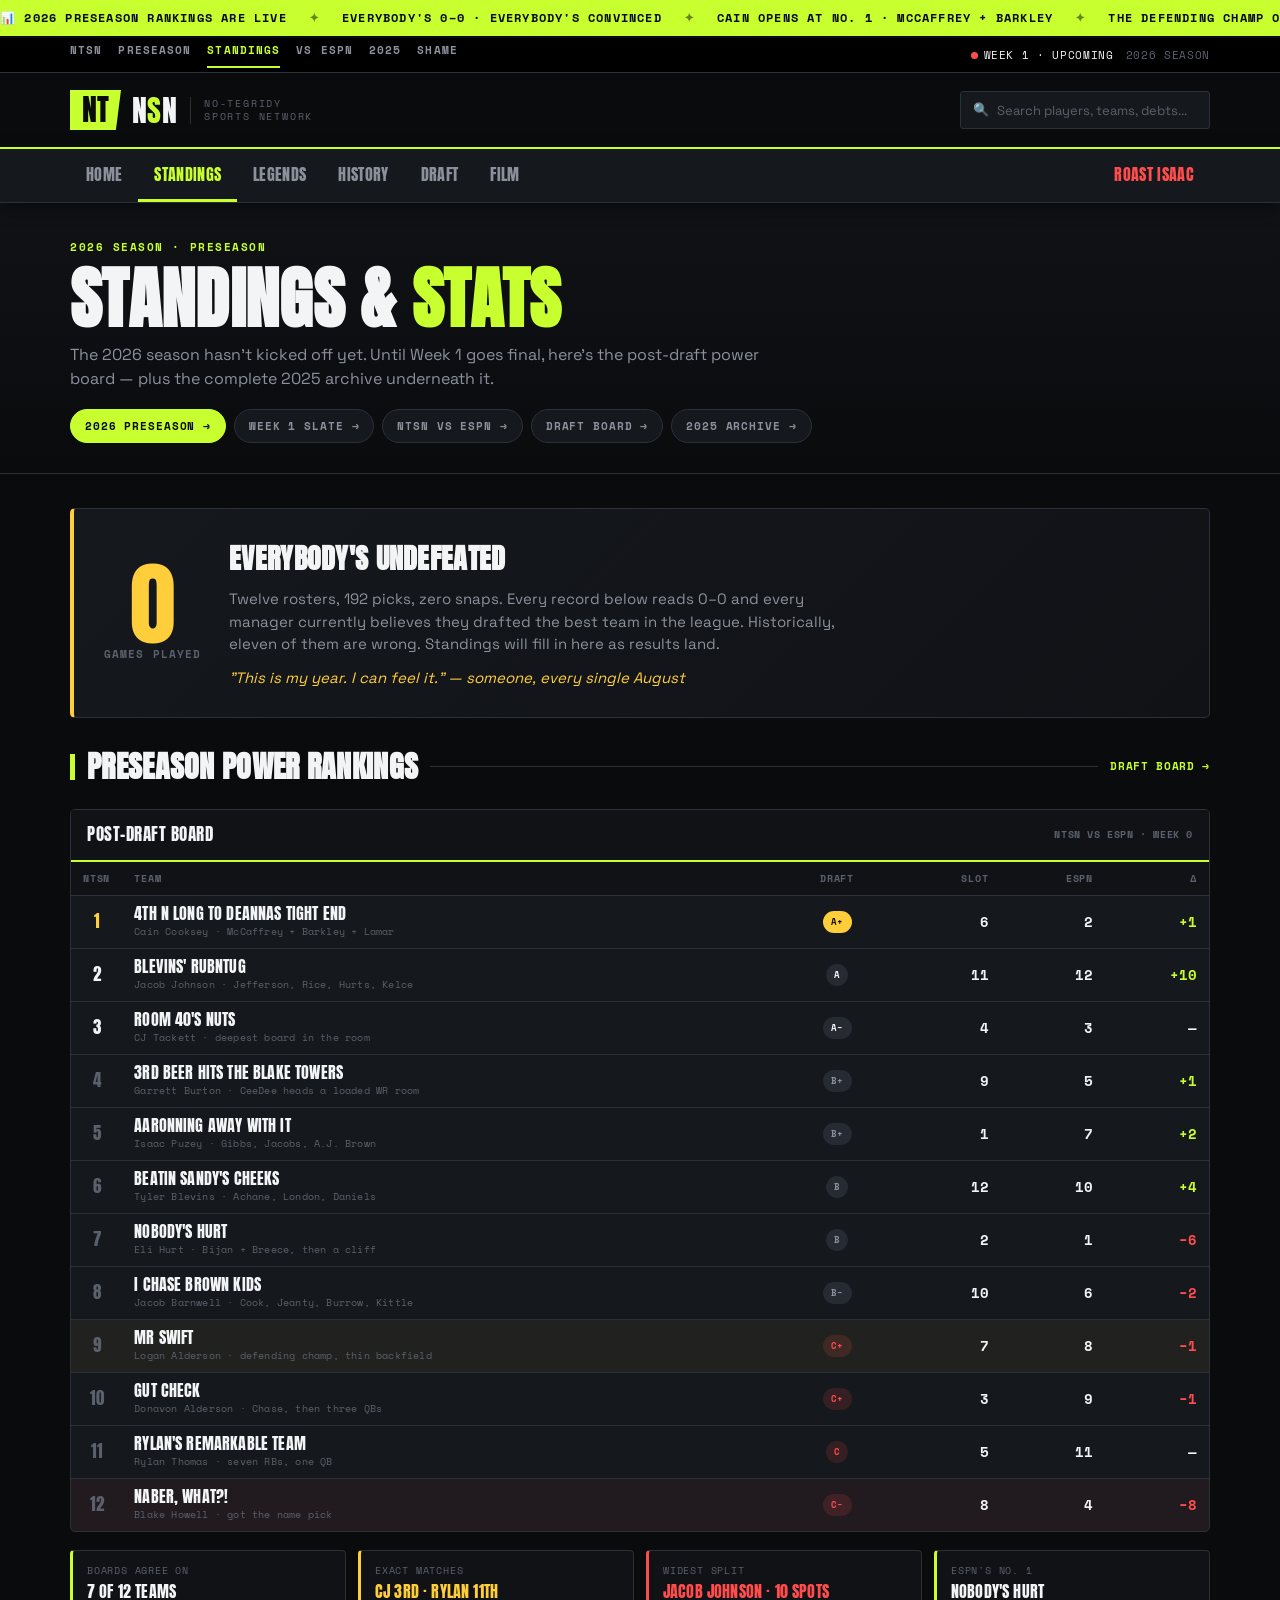
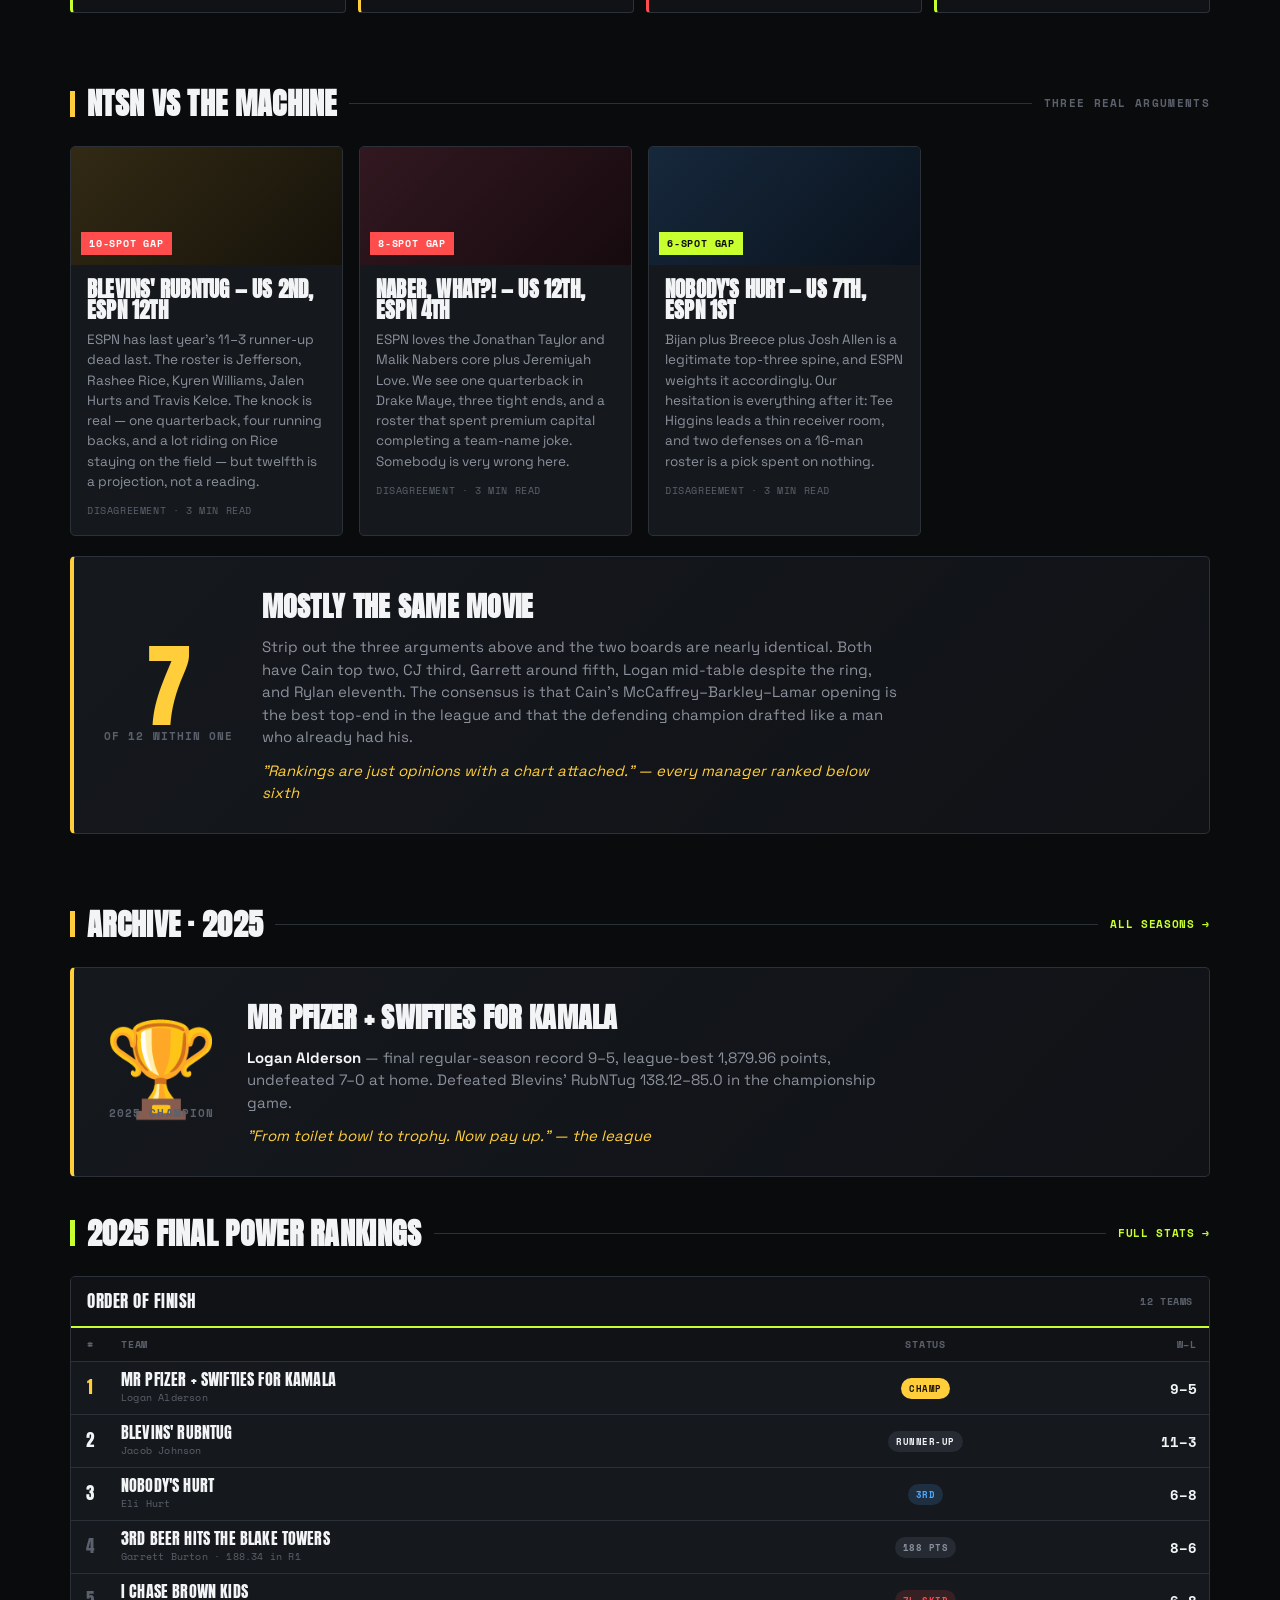
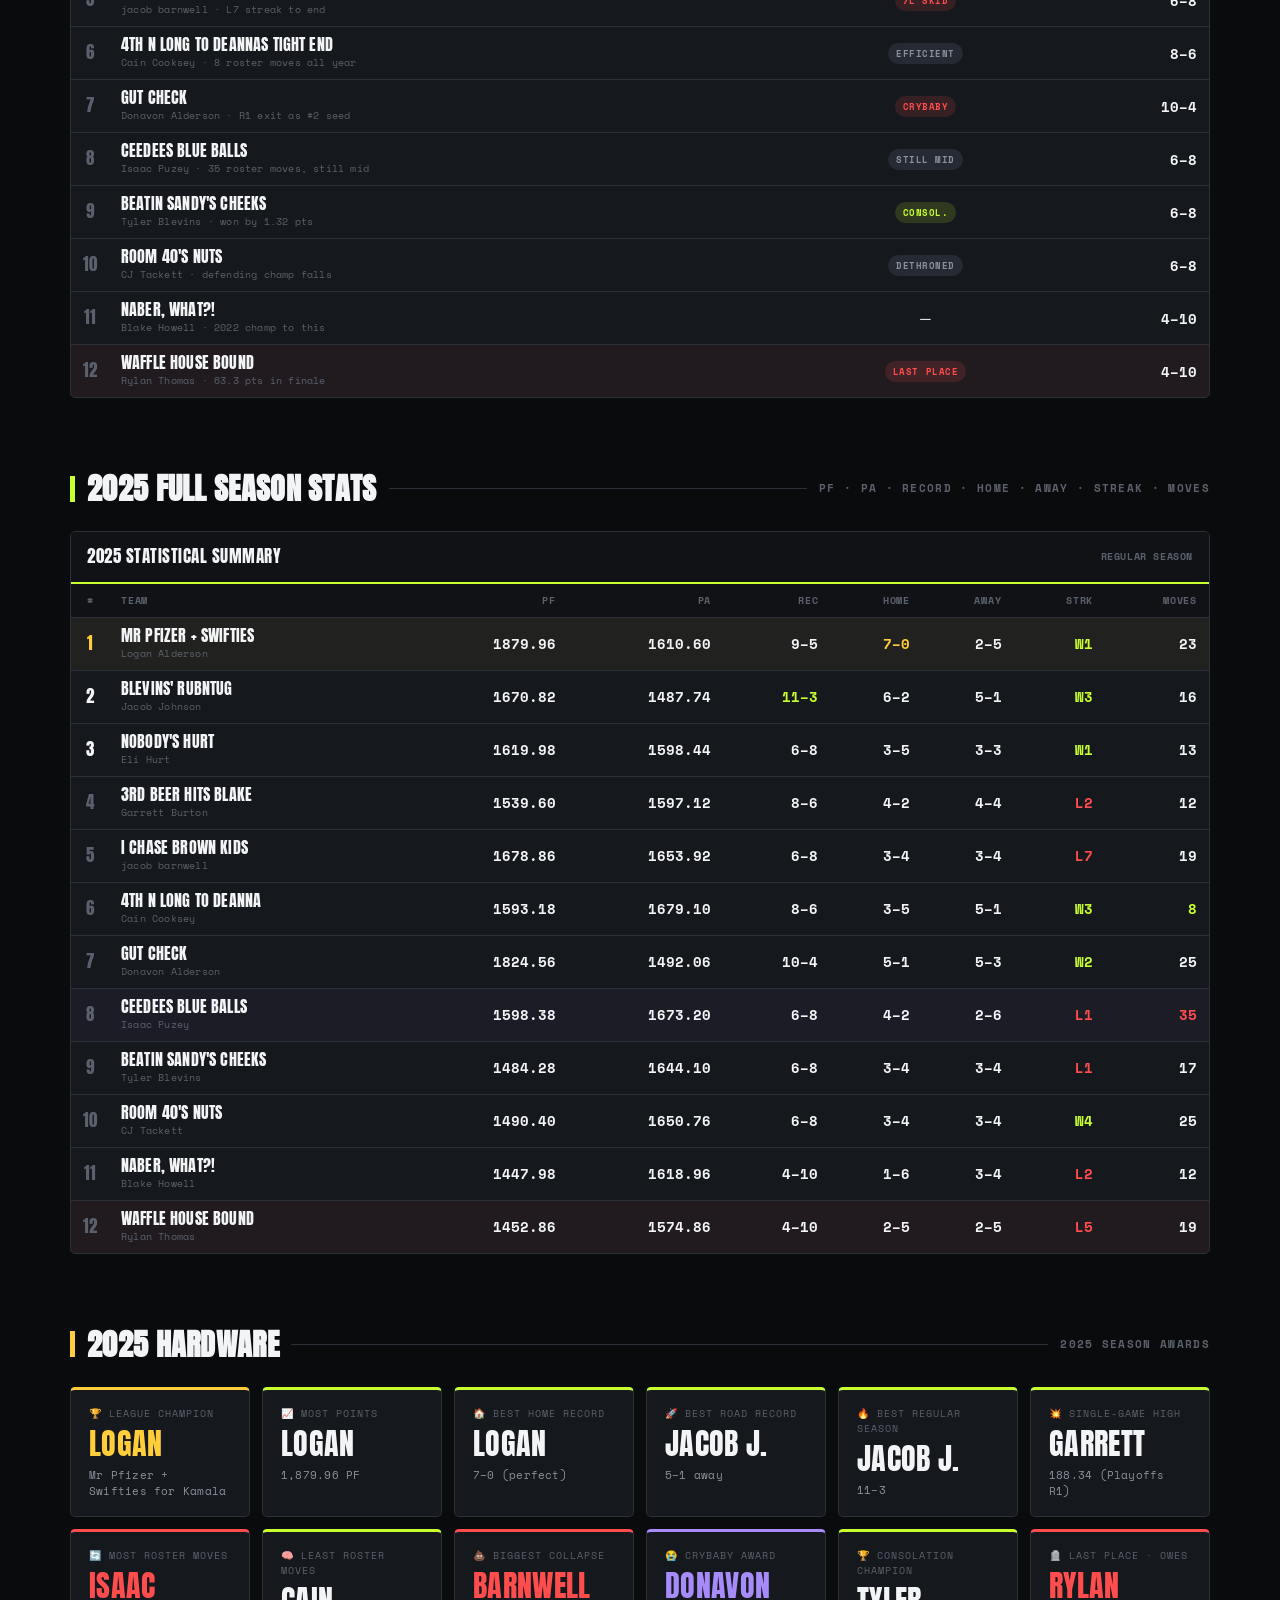
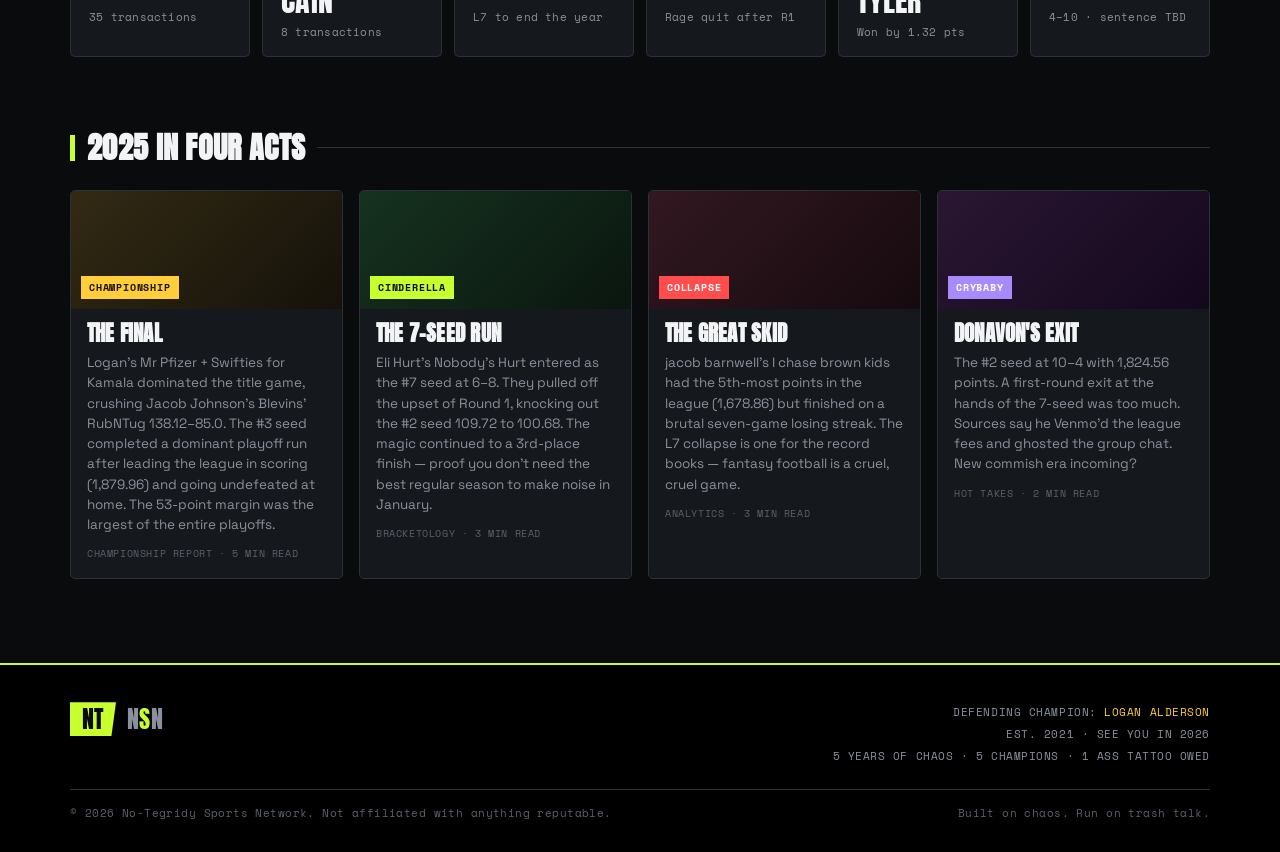
<file: standings.html>
<!DOCTYPE html>
<html lang="en">
<head>
    <meta charset="UTF-8">
    <meta name="viewport" content="width=device-width, initial-scale=1.0">
    <title>2026 Standings & Power Rankings — NTSN | No-Tegridy Fantasy Football</title>
    <link rel="icon" href="favicon-32x32.png" type="image/png">
    <link rel="preconnect" href="https://fonts.googleapis.com">
    <link rel="preconnect" href="https://fonts.gstatic.com" crossorigin>
    <link href="https://fonts.googleapis.com/css2?family=Anton&family=Space+Grotesk:wght@400;500;700&family=Space+Mono:wght@400;700&display=swap" rel="stylesheet">
    <link rel="stylesheet" href="styles.css?v=ntsn3">
</head>
<body>
<a href="#main" class="skip-link">Skip to main content</a>

<div class="ticker" aria-hidden="true">
    <div class="ticker-track" id="ticker">
        <span class="ticker-item">📊 2026 preseason rankings are live</span>
        <span class="ticker-item">Everybody's 0–0 · everybody's convinced</span>
        <span class="ticker-item">Cain opens at No. 1 · McCaffrey + Barkley</span>
        <span class="ticker-item">The defending champ opens 9th</span>
        <span class="ticker-item">Logan STILL owes an ass tattoo from 2022 — pay up</span>
        <span class="ticker-item">Tyler owes 24 hrs at Waffle House</span>
        <span class="ticker-item">Six seasons of chaos</span>
        <span class="ticker-item">Sponsored by Jerk Riley's</span>
        <span class="ticker-item">Est. 2021</span>
    </div>
</div>

<div class="util">
    <div class="wrap">
        <div class="u-left">
            <a href="index.html">NTSN</a>
            <a href="#preseason">Preseason</a>
            <a class="on" href="standings.html">Standings</a>
            <a href="#vs-espn">vs ESPN</a>
            <a href="#archive">2025</a>
            <a href="roasting-isaac.html">Shame</a>
        </div>
        <div class="u-right">
            <span class="live"><span class="dot"></span>WEEK 1 · UPCOMING</span>
            <span>2026 SEASON</span>
        </div>
    </div>
</div>

<div class="masthead">
    <div class="wrap">
        <a class="logo" href="index.html" aria-label="NTSN home">
            <span class="mark">NT</span>
            <span class="word">N<b>S</b>N</span>
            <span class="tag">No-Tegridy<br>Sports Network</span>
        </a>
        <div class="mh-search" aria-hidden="true">
            <span>🔍</span><input type="text" placeholder="Search players, teams, debts...">
        </div>
    </div>
</div>

<nav class="subnav" id="top" aria-label="Main">
    <div class="wrap">
        <a href="index.html">Home</a>
        <a class="on" href="standings.html">Standings</a>
        <a href="group.html">Legends</a>
        <a href="past-seasons.html">History</a>
        <a href="draft-2026.html">Draft</a>
        <a href="pictures.html">Film</a>
        <a class="roast" href="roasting-isaac.html">Roast Isaac</a>
    </div>
</nav>

<main id="main">

<div class="page-title-band">
    <div class="wrap">
        <div class="eyebrow">2026 Season · Preseason</div>
        <h1>Standings &amp; <em>Stats</em></h1>
        <p class="dek">The 2026 season hasn't kicked off yet. Until Week 1 goes final, here's the post-draft power board — plus the complete 2025 archive underneath it.</p>
        <div class="chip-bar" style="margin-top:18px; margin-bottom:0;">
            <a href="#preseason" class="chip active">2026 Preseason →</a>
            <a href="index.html#week1" class="chip">Week 1 Slate →</a>
            <a href="#vs-espn" class="chip">NTSN vs ESPN →</a>
            <a href="draft-2026.html" class="chip">Draft Board →</a>
            <a href="#archive" class="chip">2025 Archive →</a>
        </div>
    </div>
</div>

<!-- 2026 Preseason -->
<section class="sec" id="preseason">
    <div class="wrap">
        <div class="analysis reveal">
            <div class="big">0<small>GAMES PLAYED</small></div>
            <div>
                <h3>Everybody's Undefeated</h3>
                <p>Twelve rosters, 192 picks, zero snaps. Every record below reads 0–0 and every manager currently believes they drafted the best team in the league. Historically, eleven of them are wrong. Standings will fill in here as results land.</p>
                <p class="quote">"This is my year. I can feel it." — someone, every single August</p>
            </div>
        </div>

        <div class="sec-head reveal" style="margin-top:26px;">
            <span class="bar"></span>
            <h2>Preseason Power Rankings</h2>
            <span class="rule"></span>
            <a class="all" href="draft-2026.html">Draft Board →</a>
        </div>

        <div class="panel-card reveal">
            <div class="pc-head">Post-Draft Board <span class="sm">NTSN vs ESPN · WEEK 0</span></div>
            <div style="overflow-x:auto;">
                <table class="stand" style="min-width:720px;">
                    <thead>
                        <tr><th class="c">NTSN</th><th>Team</th><th class="c">Draft</th><th class="r">Slot</th><th class="r">ESPN</th><th class="r">Δ</th></tr>
                    </thead>
                    <tbody>
                        <tr class="p1"><td class="rk">1</td><td><div class="team">4th n Long to Deannas Tight End</div><div class="own">Cain Cooksey · McCaffrey + Barkley + Lamar</div></td><td class="tag"><span class="tg champ">A+</span></td><td class="num">6</td><td class="num">2</td><td class="num strk-w">+1</td></tr>
                        <tr class="p2"><td class="rk">2</td><td><div class="team">Blevins' RubNTug</div><div class="own">Jacob Johnson · Jefferson, Rice, Hurts, Kelce</div></td><td class="tag"><span class="tg run">A</span></td><td class="num">11</td><td class="num">12</td><td class="num strk-w">+10</td></tr>
                        <tr class="p3"><td class="rk">3</td><td><div class="team">Room 40's Nuts</div><div class="own">CJ Tackett · deepest board in the room</div></td><td class="tag"><span class="tg run">A−</span></td><td class="num">4</td><td class="num">3</td><td class="num">—</td></tr>
                        <tr><td class="rk">4</td><td><div class="team">3rd Beer Hits The Blake Towers</div><div class="own">Garrett Burton · CeeDee heads a loaded WR room</div></td><td class="tag"><span class="tg neu">B+</span></td><td class="num">9</td><td class="num">5</td><td class="num strk-w">+1</td></tr>
                        <tr><td class="rk">5</td><td><div class="team">Aaronning Away With It</div><div class="own">Isaac Puzey · Gibbs, Jacobs, A.J. Brown</div></td><td class="tag"><span class="tg neu">B+</span></td><td class="num">1</td><td class="num">7</td><td class="num strk-w">+2</td></tr>
                        <tr><td class="rk">6</td><td><div class="team">Beatin Sandy's Cheeks</div><div class="own">Tyler Blevins · Achane, London, Daniels</div></td><td class="tag"><span class="tg neu">B</span></td><td class="num">12</td><td class="num">10</td><td class="num strk-w">+4</td></tr>
                        <tr><td class="rk">7</td><td><div class="team">Nobody's Hurt</div><div class="own">Eli Hurt · Bijan + Breece, then a cliff</div></td><td class="tag"><span class="tg neu">B</span></td><td class="num">2</td><td class="num">1</td><td class="num strk-l">−6</td></tr>
                        <tr><td class="rk">8</td><td><div class="team">I chase brown kids</div><div class="own">Jacob Barnwell · Cook, Jeanty, Burrow, Kittle</div></td><td class="tag"><span class="tg neu">B−</span></td><td class="num">10</td><td class="num">6</td><td class="num strk-l">−2</td></tr>
                        <tr class="champ-row"><td class="rk">9</td><td><div class="team">Mr Swift</div><div class="own">Logan Alderson · defending champ, thin backfield</div></td><td class="tag"><span class="tg bad">C+</span></td><td class="num">7</td><td class="num">8</td><td class="num strk-l">−1</td></tr>
                        <tr><td class="rk">10</td><td><div class="team">Gut Check</div><div class="own">Donavon Alderson · Chase, then three QBs</div></td><td class="tag"><span class="tg bad">C+</span></td><td class="num">3</td><td class="num">9</td><td class="num strk-l">−1</td></tr>
                        <tr><td class="rk">11</td><td><div class="team">rylan's Remarkable Team</div><div class="own">Rylan Thomas · seven RBs, one QB</div></td><td class="tag"><span class="tg bad">C</span></td><td class="num">5</td><td class="num">11</td><td class="num">—</td></tr>
                        <tr class="last"><td class="rk">12</td><td><div class="team">Naber, What?!</div><div class="own">Blake Howell · got the name pick</div></td><td class="tag"><span class="tg bad">C−</span></td><td class="num">8</td><td class="num">4</td><td class="num strk-l">−8</td></tr>
                    </tbody>
                </table>
            </div>
        </div>

        <div class="callouts reveal">
            <div class="callout"><div class="lbl">Boards Agree On</div><div class="val">7 of 12 teams</div></div>
            <div class="callout gold"><div class="lbl">Exact Matches</div><div class="val">CJ 3rd · Rylan 11th</div></div>
            <div class="callout red"><div class="lbl">Widest Split</div><div class="val">Jacob Johnson · 10 spots</div></div>
            <div class="callout"><div class="lbl">ESPN's No. 1</div><div class="val">Nobody's Hurt</div></div>
        </div>
    </div>
</section>

<!-- NTSN vs ESPN -->
<section class="sec" id="vs-espn">
    <div class="wrap">
        <div class="sec-head reveal">
            <span class="bar gold"></span>
            <h2>NTSN vs The Machine</h2>
            <span class="rule"></span>
            <span class="sec-sub" style="margin-bottom:0;">THREE REAL ARGUMENTS</span>
        </div>

        <div class="cards reveal">
            <article class="card">
                <div class="thumb g6"><span class="cat">10-Spot Gap</span></div>
                <div class="cbody">
                    <h3>Blevins' RubNTug — Us 2nd, ESPN 12th</h3>
                    <p>ESPN has last year's 11–3 runner-up dead last. The roster is Jefferson, Rashee Rice, Kyren Williams, Jalen Hurts and Travis Kelce. The knock is real — one quarterback, four running backs, and a lot riding on Rice staying on the field — but twelfth is a projection, not a reading.</p>
                    <div class="meta">Disagreement · 3 min read</div>
                </div>
            </article>
            <article class="card">
                <div class="thumb g3"><span class="cat">8-Spot Gap</span></div>
                <div class="cbody">
                    <h3>Naber, What?! — Us 12th, ESPN 4th</h3>
                    <p>ESPN loves the Jonathan Taylor and Malik Nabers core plus Jeremiyah Love. We see one quarterback in Drake Maye, three tight ends, and a roster that spent premium capital completing a team-name joke. Somebody is very wrong here.</p>
                    <div class="meta">Disagreement · 3 min read</div>
                </div>
            </article>
            <article class="card">
                <div class="thumb g2"><span class="cat">6-Spot Gap</span></div>
                <div class="cbody">
                    <h3>Nobody's Hurt — Us 7th, ESPN 1st</h3>
                    <p>Bijan plus Breece plus Josh Allen is a legitimate top-three spine, and ESPN weights it accordingly. Our hesitation is everything after it: Tee Higgins leads a thin receiver room, and two defenses on a 16-man roster is a pick spent on nothing.</p>
                    <div class="meta">Disagreement · 3 min read</div>
                </div>
            </article>
        </div>

        <div class="analysis reveal" style="margin-top:20px;">
            <div class="big">7<small>OF 12 WITHIN ONE</small></div>
            <div>
                <h3>Mostly the Same Movie</h3>
                <p>Strip out the three arguments above and the two boards are nearly identical. Both have Cain top two, CJ third, Garrett around fifth, Logan mid-table despite the ring, and Rylan eleventh. The consensus is that Cain's McCaffrey–Barkley–Lamar opening is the best top-end in the league and that the defending champion drafted like a man who already had his.</p>
                <p class="quote">"Rankings are just opinions with a chart attached." — every manager ranked below sixth</p>
            </div>
        </div>
    </div>
</section>

<!-- ARCHIVE DIVIDER -->
<section class="sec" id="archive" style="padding-bottom:0;">
    <div class="wrap">
        <div class="sec-head reveal">
            <span class="bar gold"></span>
            <h2>Archive · 2025</h2>
            <span class="rule"></span>
            <a class="all" href="past-seasons.html">All Seasons →</a>
        </div>
        <div class="analysis reveal">
            <div class="big">🏆<small>2025 CHAMPION</small></div>
            <div>
                <h3>Mr Pfizer + Swifties for Kamala</h3>
                <p><b style="color:var(--text);">Logan Alderson</b> — final regular-season record 9–5, league-best 1,879.96 points, undefeated 7–0 at home. Defeated Blevins' RubNTug 138.12–85.0 in the championship game.</p>
                <p class="quote">"From toilet bowl to trophy. Now pay up." — the league</p>
            </div>
        </div>
    </div>
</section>

<!-- Power Rankings -->
<section class="sec" id="rankings">
    <div class="wrap">
        <div class="sec-head reveal">
            <span class="bar"></span>
            <h2>2025 Final Power Rankings</h2>
            <span class="rule"></span>
            <a class="all" href="#stats">Full Stats →</a>
        </div>

        <div class="panel-card reveal">
            <div class="pc-head">Order of Finish <span class="sm">12 TEAMS</span></div>
            <table class="stand">
                <thead>
                    <tr><th class="c">#</th><th>Team</th><th class="c">Status</th><th class="r">W–L</th></tr>
                </thead>
                <tbody>
                    <tr class="p1"><td class="rk">1</td><td><div class="team">Mr Pfizer + Swifties for Kamala</div><div class="own">Logan Alderson</div></td><td class="tag"><span class="tg champ">Champ</span></td><td class="rec">9–5</td></tr>
                    <tr class="p2"><td class="rk">2</td><td><div class="team">Blevins' RubNTug</div><div class="own">Jacob Johnson</div></td><td class="tag"><span class="tg run">Runner-Up</span></td><td class="rec">11–3</td></tr>
                    <tr class="p3"><td class="rk">3</td><td><div class="team">Nobody's Hurt</div><div class="own">Eli Hurt</div></td><td class="tag"><span class="tg third">3rd</span></td><td class="rec">6–8</td></tr>
                    <tr><td class="rk">4</td><td><div class="team">3rd Beer Hits The Blake Towers</div><div class="own">Garrett Burton · 188.34 in R1</div></td><td class="tag"><span class="tg neu">188 Pts</span></td><td class="rec">8–6</td></tr>
                    <tr><td class="rk">5</td><td><div class="team">I chase brown kids</div><div class="own">jacob barnwell · L7 streak to end</div></td><td class="tag"><span class="tg bad">7L Skid</span></td><td class="rec">6–8</td></tr>
                    <tr><td class="rk">6</td><td><div class="team">4th n Long to Deannas Tight End</div><div class="own">Cain Cooksey · 8 roster moves all year</div></td><td class="tag"><span class="tg neu">Efficient</span></td><td class="rec">8–6</td></tr>
                    <tr><td class="rk">7</td><td><div class="team">Gut Check</div><div class="own">Donavon Alderson · R1 exit as #2 seed</div></td><td class="tag"><span class="tg bad">Crybaby</span></td><td class="rec">10–4</td></tr>
                    <tr><td class="rk">8</td><td><div class="team">CeeDees Blue Balls</div><div class="own">Isaac Puzey · 35 roster moves, still mid</div></td><td class="tag"><span class="tg neu">Still Mid</span></td><td class="rec">6–8</td></tr>
                    <tr><td class="rk">9</td><td><div class="team">Beatin Sandy's Cheeks</div><div class="own">Tyler Blevins · won by 1.32 pts</div></td><td class="tag"><span class="tg green">Consol.</span></td><td class="rec">6–8</td></tr>
                    <tr><td class="rk">10</td><td><div class="team">Room 40's Nuts</div><div class="own">CJ Tackett · defending champ falls</div></td><td class="tag"><span class="tg neu">Dethroned</span></td><td class="rec">6–8</td></tr>
                    <tr><td class="rk">11</td><td><div class="team">Naber, What?!</div><div class="own">Blake Howell · 2022 champ to this</div></td><td class="tag">—</td><td class="rec">4–10</td></tr>
                    <tr class="last"><td class="rk">12</td><td><div class="team">Waffle House Bound</div><div class="own">Rylan Thomas · 63.3 pts in finale</div></td><td class="tag"><span class="tg bad">Last Place</span></td><td class="rec">4–10</td></tr>
                </tbody>
            </table>
        </div>
    </div>
</section>

<!-- Full Stats -->
<section class="sec" id="stats">
    <div class="wrap">
        <div class="sec-head reveal">
            <span class="bar"></span>
            <h2>2025 Full Season Stats</h2>
            <span class="rule"></span>
            <span class="sec-sub" style="margin-bottom:0;">PF · PA · Record · Home · Away · Streak · Moves</span>
        </div>

        <div class="panel-card reveal">
            <div class="pc-head">2025 Statistical Summary <span class="sm">REGULAR SEASON</span></div>
            <div style="overflow-x:auto;">
                <table class="stand" style="min-width:780px;">
                    <thead>
                        <tr>
                            <th class="c">#</th><th>Team</th>
                            <th class="r">PF</th><th class="r">PA</th>
                            <th class="r">REC</th>
                            <th class="r">Home</th><th class="r">Away</th>
                            <th class="r">Strk</th><th class="r">Moves</th>
                        </tr>
                    </thead>
                    <tbody>
                        <tr class="p1 champ-row">
                            <td class="rk">1</td>
                            <td><div class="team">Mr Pfizer + Swifties</div><div class="own">Logan Alderson</div></td>
                            <td class="num">1879.96</td><td class="num">1610.60</td>
                            <td class="num">9–5</td>
                            <td class="num" style="color:var(--gold);">7–0</td><td class="num">2–5</td>
                            <td class="num strk-w">W1</td><td class="num">23</td>
                        </tr>
                        <tr class="p2">
                            <td class="rk">2</td>
                            <td><div class="team">Blevins' RubNTug</div><div class="own">Jacob Johnson</div></td>
                            <td class="num">1670.82</td><td class="num">1487.74</td>
                            <td class="num" style="color:var(--green);">11–3</td>
                            <td class="num">6–2</td><td class="num">5–1</td>
                            <td class="num strk-w">W3</td><td class="num">16</td>
                        </tr>
                        <tr class="p3">
                            <td class="rk">3</td>
                            <td><div class="team">Nobody's Hurt</div><div class="own">Eli Hurt</div></td>
                            <td class="num">1619.98</td><td class="num">1598.44</td>
                            <td class="num">6–8</td>
                            <td class="num">3–5</td><td class="num">3–3</td>
                            <td class="num strk-w">W1</td><td class="num">13</td>
                        </tr>
                        <tr>
                            <td class="rk">4</td>
                            <td><div class="team">3rd Beer Hits Blake</div><div class="own">Garrett Burton</div></td>
                            <td class="num">1539.60</td><td class="num">1597.12</td>
                            <td class="num">8–6</td>
                            <td class="num">4–2</td><td class="num">4–4</td>
                            <td class="num strk-l">L2</td><td class="num">12</td>
                        </tr>
                        <tr>
                            <td class="rk">5</td>
                            <td><div class="team">I chase brown kids</div><div class="own">jacob barnwell</div></td>
                            <td class="num">1678.86</td><td class="num">1653.92</td>
                            <td class="num">6–8</td>
                            <td class="num">3–4</td><td class="num">3–4</td>
                            <td class="num strk-l">L7</td><td class="num">19</td>
                        </tr>
                        <tr>
                            <td class="rk">6</td>
                            <td><div class="team">4th n Long to Deanna</div><div class="own">Cain Cooksey</div></td>
                            <td class="num">1593.18</td><td class="num">1679.10</td>
                            <td class="num">8–6</td>
                            <td class="num">3–5</td><td class="num">5–1</td>
                            <td class="num strk-w">W3</td>
                            <td class="num" style="color:var(--green);">8</td>
                        </tr>
                        <tr>
                            <td class="rk">7</td>
                            <td><div class="team">Gut Check</div><div class="own">Donavon Alderson</div></td>
                            <td class="num">1824.56</td><td class="num">1492.06</td>
                            <td class="num">10–4</td>
                            <td class="num">5–1</td><td class="num">5–3</td>
                            <td class="num strk-w">W2</td><td class="num">25</td>
                        </tr>
                        <tr class="shame-row">
                            <td class="rk">8</td>
                            <td><div class="team">CeeDees Blue Balls</div><div class="own">Isaac Puzey</div></td>
                            <td class="num">1598.38</td><td class="num">1673.20</td>
                            <td class="num">6–8</td>
                            <td class="num">4–2</td><td class="num">2–6</td>
                            <td class="num strk-l">L1</td>
                            <td class="num" style="color:var(--red);">35</td>
                        </tr>
                        <tr>
                            <td class="rk">9</td>
                            <td><div class="team">Beatin Sandy's Cheeks</div><div class="own">Tyler Blevins</div></td>
                            <td class="num">1484.28</td><td class="num">1644.10</td>
                            <td class="num">6–8</td>
                            <td class="num">3–4</td><td class="num">3–4</td>
                            <td class="num strk-l">L1</td><td class="num">17</td>
                        </tr>
                        <tr>
                            <td class="rk">10</td>
                            <td><div class="team">Room 40's Nuts</div><div class="own">CJ Tackett</div></td>
                            <td class="num">1490.40</td><td class="num">1650.76</td>
                            <td class="num">6–8</td>
                            <td class="num">3–4</td><td class="num">3–4</td>
                            <td class="num strk-w">W4</td><td class="num">25</td>
                        </tr>
                        <tr>
                            <td class="rk">11</td>
                            <td><div class="team">Naber, What?!</div><div class="own">Blake Howell</div></td>
                            <td class="num">1447.98</td><td class="num">1618.96</td>
                            <td class="num">4–10</td>
                            <td class="num">1–6</td><td class="num">3–4</td>
                            <td class="num strk-l">L2</td><td class="num">12</td>
                        </tr>
                        <tr class="last">
                            <td class="rk">12</td>
                            <td><div class="team">Waffle House Bound</div><div class="own">Rylan Thomas</div></td>
                            <td class="num">1452.86</td><td class="num">1574.86</td>
                            <td class="num">4–10</td>
                            <td class="num">2–5</td><td class="num">2–5</td>
                            <td class="num strk-l">L5</td><td class="num">19</td>
                        </tr>
                    </tbody>
                </table>
            </div>
        </div>
    </div>
</section>

<!-- Awards -->
<section class="sec" id="awards">
    <div class="wrap">
        <div class="sec-head reveal">
            <span class="bar gold"></span>
            <h2>2025 Hardware</h2>
            <span class="rule"></span>
            <span class="sec-sub" style="margin-bottom:0;">2025 SEASON AWARDS</span>
        </div>

        <div class="stat-grid reveal">
            <div class="stat-tile gold">
                <div class="k">🏆 League Champion</div>
                <div class="v">Logan</div>
                <div class="sub">Mr Pfizer + Swifties for Kamala</div>
            </div>
            <div class="stat-tile">
                <div class="k">📈 Most Points</div>
                <div class="v">Logan</div>
                <div class="sub">1,879.96 PF</div>
            </div>
            <div class="stat-tile">
                <div class="k">🏠 Best Home Record</div>
                <div class="v">Logan</div>
                <div class="sub">7–0 (perfect)</div>
            </div>
            <div class="stat-tile">
                <div class="k">🚀 Best Road Record</div>
                <div class="v">Jacob J.</div>
                <div class="sub">5–1 away</div>
            </div>
            <div class="stat-tile">
                <div class="k">🔥 Best Regular Season</div>
                <div class="v">Jacob J.</div>
                <div class="sub">11–3</div>
            </div>
            <div class="stat-tile">
                <div class="k">💥 Single-Game High</div>
                <div class="v">Garrett</div>
                <div class="sub">188.34 (Playoffs R1)</div>
            </div>
            <div class="stat-tile red">
                <div class="k">🔄 Most Roster Moves</div>
                <div class="v">Isaac</div>
                <div class="sub">35 transactions</div>
            </div>
            <div class="stat-tile">
                <div class="k">🧠 Least Roster Moves</div>
                <div class="v">Cain</div>
                <div class="sub">8 transactions</div>
            </div>
            <div class="stat-tile red">
                <div class="k">💩 Biggest Collapse</div>
                <div class="v">Barnwell</div>
                <div class="sub">L7 to end the year</div>
            </div>
            <div class="stat-tile purple">
                <div class="k">😭 Crybaby Award</div>
                <div class="v">Donavon</div>
                <div class="sub">Rage quit after R1</div>
            </div>
            <div class="stat-tile">
                <div class="k">🏆 Consolation Champion</div>
                <div class="v">Tyler</div>
                <div class="sub">Won by 1.32 pts</div>
            </div>
            <div class="stat-tile red">
                <div class="k">🪦 Last Place · Owes</div>
                <div class="v">Rylan</div>
                <div class="sub">4–10 · sentence TBD</div>
            </div>
        </div>
    </div>
</section>

<!-- Recap -->
<section class="sec">
    <div class="wrap">
        <div class="sec-head reveal">
            <span class="bar"></span>
            <h2>2025 in Four Acts</h2>
            <span class="rule"></span>
        </div>

        <div class="cards reveal">
            <article class="card">
                <div class="thumb g6"><span class="cat" style="background:var(--gold);color:#1a1205;">Championship</span></div>
                <div class="cbody">
                    <h3>The Final</h3>
                    <p>Logan's Mr Pfizer + Swifties for Kamala dominated the title game, crushing Jacob Johnson's Blevins' RubNTug 138.12–85.0. The #3 seed completed a dominant playoff run after leading the league in scoring (1,879.96) and going undefeated at home. The 53-point margin was the largest of the entire playoffs.</p>
                    <div class="meta">Championship Report · 5 min read</div>
                </div>
            </article>
            <article class="card">
                <div class="thumb g5"><span class="cat">Cinderella</span></div>
                <div class="cbody">
                    <h3>The 7-Seed Run</h3>
                    <p>Eli Hurt's Nobody's Hurt entered as the #7 seed at 6–8. They pulled off the upset of Round 1, knocking out the #2 seed 109.72 to 100.68. The magic continued to a 3rd-place finish — proof you don't need the best regular season to make noise in January.</p>
                    <div class="meta">Bracketology · 3 min read</div>
                </div>
            </article>
            <article class="card">
                <div class="thumb g3"><span class="cat">Collapse</span></div>
                <div class="cbody">
                    <h3>The Great Skid</h3>
                    <p>jacob barnwell's I chase brown kids had the 5th-most points in the league (1,678.86) but finished on a brutal seven-game losing streak. The L7 collapse is one for the record books — fantasy football is a cruel, cruel game.</p>
                    <div class="meta">Analytics · 3 min read</div>
                </div>
            </article>
            <article class="card">
                <div class="thumb g7"><span class="cat">Crybaby</span></div>
                <div class="cbody">
                    <h3>Donavon's Exit</h3>
                    <p>The #2 seed at 10–4 with 1,824.56 points. A first-round exit at the hands of the 7-seed was too much. Sources say he Venmo'd the league fees and ghosted the group chat. New commish era incoming?</p>
                    <div class="meta">Hot Takes · 2 min read</div>
                </div>
            </article>
        </div>
    </div>
</section>

</main>

<footer class="foot">
    <div class="wrap">
        <div class="ftop">
            <a class="logo" href="index.html"><span class="mark">NT</span><span class="word">N<b>S</b>N</span></a>
            <div class="fmeta">
                Defending Champion: <span class="gold">Logan Alderson</span><br>
                Est. 2021 · See you in 2026<br>
                5 Years of Chaos · 5 Champions · 1 Ass Tattoo Owed
            </div>
        </div>
        <div class="fbottom">
            <span>© 2026 No-Tegridy Sports Network. Not affiliated with anything reputable.</span>
            <span>Built on chaos. Run on trash talk.</span>
        </div>
    </div>
</footer>

<script src="script.js?v=ntsn3"></script>
</body>
</html>
</file>
<file: styles.css>
/* ====================================================================
   NO-TEGRIDY SPORTS NETWORK (NTSN) — DARK BROADCAST DESIGN SYSTEM
   ==================================================================== */

:root {
    /* surfaces */
    --bg: #0a0b0d;
    --bg-2: #101216;
    --surface: #15181d;
    --surface-2: #1c2027;
    --surface-3: #252a33;
    --line: #2b3039;
    --line-2: #3a414c;

    /* text */
    --text: #f3f4f6;
    --muted: #8b919c;
    --faint: #5b616c;

    /* brand */
    --green: #c8ff2e;
    --green-dim: #9fd119;
    --gold: #ffce3a;
    --gold-dim: #c79b1f;
    --red: #ff4d4d;
    --red-dim: #b8302f;
    --blue: #4ea8ff;
    --purple: #a78bfa;

    /* type */
    --display: "Anton", Impact, sans-serif;
    --body: "Space Grotesk", system-ui, sans-serif;
    --mono: "Space Mono", ui-monospace, monospace;

    --maxw: 1200px;
    --maxw-wide: 1320px;
    --gutter: clamp(12px, 3vw, 30px);
}

/* ============ RESET ============ */
*, *::before, *::after { box-sizing: border-box; margin: 0; padding: 0; }
html { scroll-behavior: smooth; -webkit-text-size-adjust: 100%; }
body {
    font-family: var(--body);
    font-size: 16px;
    line-height: 1.5;
    color: var(--text);
    background: var(--bg);
    -webkit-font-smoothing: antialiased;
    overflow-x: hidden;
    background-image: radial-gradient(900px 480px at 82% -8%, rgba(200,255,46,.05), transparent 60%);
}
a { color: inherit; text-decoration: none; }
img, video, iframe { display: block; max-width: 100%; }
ul { list-style: none; }
button { font: inherit; cursor: pointer; border: none; background: none; color: inherit; }
::selection { background: var(--green); color: #0a0b0d; }

:focus-visible {
    outline: 2px solid var(--green);
    outline-offset: 2px;
}

.skip-link {
    position: absolute;
    top: -50px;
    left: 12px;
    background: var(--green);
    color: #0a0b0d;
    padding: 8px 14px;
    font-family: var(--mono);
    font-weight: 700;
    z-index: 10000;
    text-transform: uppercase;
    letter-spacing: 0.08em;
}
.skip-link:focus { top: 8px; }

.wrap { max-width: var(--maxw); margin: 0 auto; padding-inline: var(--gutter); }
.wrap-wide { max-width: var(--maxw-wide); margin: 0 auto; padding-inline: var(--gutter); }

.display { font-family: var(--display); font-weight: 400; text-transform: uppercase; line-height: .92; letter-spacing: .01em; }
.mono { font-family: var(--mono); }

/* ============ TICKER ============ */
.ticker {
    background: var(--green);
    color: #0a0b0d;
    overflow: hidden;
    border-bottom: 2px solid #0a0b0d;
    position: relative;
    z-index: 60;
}
.ticker-track {
    display: inline-flex;
    align-items: center;
    white-space: nowrap;
    animation: scroll-ticker 34s linear infinite;
    will-change: transform;
}
.ticker:hover .ticker-track { animation-play-state: paused; }
.ticker-item {
    font-family: var(--mono);
    font-weight: 700;
    font-size: 12px;
    letter-spacing: .1em;
    text-transform: uppercase;
    padding: 9px 0;
    display: inline-flex;
    align-items: center;
}
.ticker-item::after { content: "\2726"; padding: 0 22px; opacity: .5; }
@keyframes scroll-ticker {
    from { transform: translateX(0); }
    to { transform: translateX(-50%); }
}

/* ============ UTILITY BAR ============ */
.util {
    background: #000;
    border-bottom: 1px solid var(--line);
}
.util .wrap { display: flex; align-items: center; justify-content: space-between; height: 34px; gap: 14px; }
.util .u-left {
    display: flex;
    align-items: center;
    gap: 16px;
    font-family: var(--mono);
    font-weight: 700;
    font-size: 11px;
    text-transform: uppercase;
    letter-spacing: .1em;
    overflow-x: auto;
    scrollbar-width: none;
}
.util .u-left::-webkit-scrollbar { display: none; }
.util .u-left a {
    color: var(--muted);
    transition: color .12s;
    padding-bottom: 8px;
    border-bottom: 2px solid transparent;
    white-space: nowrap;
}
.util .u-left a:hover { color: var(--text); }
.util .u-left a.on { color: var(--green); border-bottom-color: var(--green); }
.util .u-right {
    display: flex;
    align-items: center;
    gap: 12px;
    color: var(--faint);
    font-family: var(--mono);
    font-size: 11px;
    letter-spacing: .06em;
    white-space: nowrap;
    flex-shrink: 0;
}
.util .live { display: flex; align-items: center; gap: 6px; color: var(--text); }
.util .dot {
    width: 7px;
    height: 7px;
    border-radius: 50%;
    background: var(--red);
    animation: pulse 1.4s infinite;
}
@keyframes pulse { 0%, 100% { opacity: 1; } 50% { opacity: .35; } }

/* ============ SCOREBUG STRIP ============ */
.scorestrip {
    background: var(--bg-2);
    border-bottom: 1px solid var(--line);
}
.scorestrip .wrap {
    display: flex;
    align-items: stretch;
    overflow-x: auto;
    scrollbar-width: none;
}
.scorestrip .wrap::-webkit-scrollbar { display: none; }
.sb-label {
    display: flex;
    align-items: center;
    padding-right: 14px;
    margin-right: 4px;
    border-right: 1px solid var(--line);
    flex-shrink: 0;
}
.sb-label span {
    font-family: var(--mono);
    font-weight: 700;
    font-size: 11px;
    color: var(--green);
    text-transform: uppercase;
    letter-spacing: .1em;
}
.sb {
    flex-shrink: 0;
    min-width: 158px;
    padding: 9px 16px 9px 12px;
    border-right: 1px solid var(--line);
}
.sb .rnd {
    font-family: var(--mono);
    font-size: 9.5px;
    color: var(--faint);
    text-transform: uppercase;
    letter-spacing: .1em;
    margin-bottom: 5px;
}
.sb .tm {
    display: flex;
    justify-content: space-between;
    align-items: center;
    gap: 10px;
    font-size: 13px;
    line-height: 1.5;
}
.sb .tm .nm { color: var(--muted); font-weight: 500; white-space: nowrap; }
.sb .tm .sc { font-family: var(--mono); font-weight: 700; color: var(--muted); }
.sb .tm.w .nm { color: var(--text); }
.sb .tm.w .sc { color: var(--green); }
.sb .tm.w .nm::before { content: "\25B8"; color: var(--green); margin-right: 4px; font-size: 10px; }

/* ============ MASTHEAD ============ */
.masthead { background: var(--bg); }
.masthead .wrap {
    display: flex;
    align-items: center;
    justify-content: space-between;
    height: 74px;
    gap: 18px;
}
.logo { display: flex; align-items: center; }
.logo .mark {
    background: var(--green);
    color: #0a0b0d;
    font-family: var(--display);
    font-size: 30px;
    padding: 5px 12px;
    line-height: 1;
    clip-path: polygon(0 0, 100% 0, 90% 100%, 0 100%);
}
.logo .word {
    font-family: var(--display);
    font-size: 30px;
    text-transform: uppercase;
    letter-spacing: .01em;
    padding-left: 11px;
}
.logo .word b { color: var(--green); font-weight: 400; }
.logo .tag {
    color: var(--faint);
    font-family: var(--mono);
    font-size: 10px;
    text-transform: uppercase;
    letter-spacing: .18em;
    margin-left: 13px;
    border-left: 1px solid var(--line);
    padding-left: 13px;
    line-height: 1.35;
}
.mh-search {
    display: flex;
    align-items: center;
    background: var(--surface);
    border: 1px solid var(--line);
    border-radius: 3px;
    padding: 8px 12px;
    gap: 8px;
    width: 250px;
    color: var(--faint);
    font-size: 13px;
}
.mh-search input {
    background: none;
    border: none;
    outline: none;
    color: var(--text);
    font-family: var(--body);
    font-size: 13px;
    width: 100%;
}
.mh-search input::placeholder { color: var(--faint); }

/* ============ SUBNAV ============ */
.subnav {
    background: var(--surface);
    border-top: 2px solid var(--green);
    border-bottom: 1px solid var(--line);
    position: sticky;
    top: 0;
    z-index: 40;
    box-shadow: 0 6px 18px rgba(0, 0, 0, .4);
}
.subnav .wrap {
    display: flex;
    align-items: center;
    overflow-x: auto;
    scrollbar-width: none;
}
.subnav .wrap::-webkit-scrollbar { display: none; }
.subnav a {
    font-family: var(--display);
    font-size: 16px;
    text-transform: uppercase;
    letter-spacing: .02em;
    color: var(--muted);
    padding: 13px 16px;
    white-space: nowrap;
    border-bottom: 3px solid transparent;
    transition: color .12s, background .12s;
}
.subnav a:hover { color: var(--text); background: var(--surface-2); }
.subnav a.on { color: var(--green); border-bottom-color: var(--green); }
.subnav a.roast { margin-left: auto; color: var(--red); }
.subnav a.roast:hover { background: rgba(255, 77, 77, .1); }

/* ============ PAGE TITLE BAND (used on non-home pages) ============ */
.page-title-band {
    background: linear-gradient(180deg, var(--bg-2), var(--bg));
    border-bottom: 1px solid var(--line);
    padding: 36px 0 30px;
}
.page-title-band .eyebrow {
    font-family: var(--mono);
    font-weight: 700;
    font-size: 11px;
    text-transform: uppercase;
    letter-spacing: .14em;
    color: var(--green);
    margin-bottom: 12px;
}
.page-title-band h1 {
    font-family: var(--display);
    font-size: clamp(40px, 6vw, 68px);
    text-transform: uppercase;
    line-height: .9;
    letter-spacing: .005em;
}
.page-title-band h1 em { font-style: normal; color: var(--green); }
.page-title-band .dek {
    color: var(--muted);
    font-size: 16px;
    max-width: 70ch;
    margin-top: 14px;
}

/* ============ HERO (home only) ============ */
.hero-band { background: var(--bg); padding: 22px 0 30px; }
.hero { display: grid; grid-template-columns: 1.62fr 1fr; gap: 18px; }
.feature {
    position: relative;
    border: 1px solid var(--line);
    border-radius: 5px;
    overflow: hidden;
    min-height: 440px;
    background: linear-gradient(135deg, #191d24, #0c0e12);
    display: flex;
    align-items: flex-end;
}
.feature::before {
    content: "";
    position: absolute;
    inset: 0;
    background:
        radial-gradient(120% 90% at 78% 16%, rgba(200, 255, 46, .22), transparent 56%),
        repeating-linear-gradient(118deg, rgba(255, 255, 255, .022) 0 2px, transparent 2px 11px);
}
.feature::after {
    content: "\1F3C6";
    position: absolute;
    right: -12px;
    top: 2px;
    font-size: 210px;
    opacity: .08;
    transform: rotate(-10deg);
    line-height: 1;
}
.feature .fc { position: relative; z-index: 2; padding: 32px; }
.feat-tag {
    display: inline-flex;
    align-items: center;
    gap: 8px;
    font-family: var(--mono);
    font-weight: 700;
    font-size: 11px;
    text-transform: uppercase;
    letter-spacing: .1em;
    padding: 5px 11px;
    margin-bottom: 16px;
    background: var(--gold);
    color: #1a1205;
}
.feature h1 {
    font-family: var(--display);
    text-transform: uppercase;
    color: var(--text);
    line-height: .86;
    font-size: clamp(44px, 6.6vw, 84px);
    letter-spacing: .004em;
    text-shadow: 0 4px 22px rgba(0, 0, 0, .5);
}
.feature h1 em { font-style: normal; color: var(--gold); }
.feature .dek { color: var(--muted); font-size: 17px; margin-top: 16px; max-width: 48ch; }
.feature .byline {
    margin-top: 18px;
    font-family: var(--mono);
    font-size: 11px;
    color: var(--faint);
    text-transform: uppercase;
    letter-spacing: .08em;
}
.feature .byline b { color: var(--text); }

.rail {
    display: flex;
    flex-direction: column;
    background: var(--surface);
    border: 1px solid var(--line);
    border-radius: 5px;
    overflow: hidden;
}
.rail-head {
    font-family: var(--display);
    font-size: 17px;
    text-transform: uppercase;
    letter-spacing: .03em;
    color: var(--text);
    background: var(--surface-2);
    padding: 11px 15px;
    border-bottom: 2px solid var(--green);
    display: flex;
    justify-content: space-between;
    align-items: center;
}
.rail-head .lk { font-family: var(--mono); color: var(--faint); font-size: 10px; letter-spacing: .08em; font-weight: 700; }
.rail a.item {
    display: flex;
    gap: 13px;
    padding: 13px 15px;
    border-bottom: 1px solid var(--line);
    transition: background .12s;
    align-items: center;
}
.rail a.item:last-child { border-bottom: none; }
.rail a.item:hover { background: var(--surface-2); }
.rail .rk { font-family: var(--display); font-size: 26px; color: var(--green); line-height: 1; min-width: 24px; }
.rail a.item:nth-child(3) .rk { color: var(--gold); }
.rail .tx h4 {
    font-family: var(--display);
    font-size: 18px;
    color: var(--text);
    line-height: 1;
    text-transform: uppercase;
    letter-spacing: .01em;
}
.rail .tx p { font-family: var(--mono); color: var(--faint); font-size: 11px; margin-top: 5px; letter-spacing: .02em; }

/* ============ SECTIONS ============ */
.sec { padding: 34px 0; }
.sec-head { display: flex; align-items: center; gap: 12px; margin-bottom: 20px; }
.sec-head .bar { width: 5px; height: 26px; background: var(--green); flex-shrink: 0; }
.sec-head .bar.red { background: var(--red); }
.sec-head .bar.gold { background: var(--gold); }
.sec-head .bar.purple { background: var(--purple); }
.sec-head h2 { font-family: var(--display); font-size: 30px; text-transform: uppercase; letter-spacing: .01em; }
.sec-head .rule { flex: 1; height: 1px; background: var(--line); }
.sec-head a.all {
    font-family: var(--mono);
    font-weight: 700;
    font-size: 11px;
    text-transform: uppercase;
    color: var(--green);
    letter-spacing: .06em;
}
.sec-head a.all.red { color: var(--red); }

.sec-sub {
    font-family: var(--mono);
    font-weight: 700;
    font-size: 11px;
    text-transform: uppercase;
    letter-spacing: .12em;
    color: var(--faint);
    margin-bottom: 14px;
}

/* ============ STORY CARDS ============ */
.cards { display: grid; grid-template-columns: repeat(auto-fill, minmax(264px, 1fr)); gap: 16px; }
.card {
    background: var(--surface);
    border: 1px solid var(--line);
    border-radius: 5px;
    overflow: hidden;
    transition: border-color .15s, transform .15s;
}
.card:hover { border-color: var(--line-2); transform: translateY(-2px); }
.card .thumb {
    height: 118px;
    position: relative;
    display: flex;
    align-items: flex-end;
    padding: 10px;
    background: linear-gradient(135deg, #1f242c, #101318);
}
.card .thumb.g2 { background: linear-gradient(135deg, #16283c, #0a121c); }
.card .thumb.g3 { background: linear-gradient(135deg, #321820, #160a0e); }
.card .thumb.g4 { background: linear-gradient(135deg, #1f242c, #101318); }
.card .thumb.g5 { background: linear-gradient(135deg, #16321f, #0a160f); }
.card .thumb.g6 { background: linear-gradient(135deg, #322a14, #16120a); }
.card .thumb.g7 { background: linear-gradient(135deg, #2a1632, #14081d); }
.card .thumb .cat {
    font-family: var(--mono);
    font-weight: 700;
    font-size: 10px;
    text-transform: uppercase;
    letter-spacing: .08em;
    padding: 4px 8px;
    background: var(--green);
    color: #0a0b0d;
}
.card .thumb.g3 .cat, .card .thumb.g6 .cat { background: var(--red); color: #fff; }
.card .thumb.g7 .cat { background: var(--purple); color: #fff; }
.card .cbody { padding: 14px 16px 17px; }
.card h3 { font-family: var(--display); font-size: 21px; line-height: 1; text-transform: uppercase; letter-spacing: .01em; }
.card h3 a:hover { color: var(--green); }
.card p { color: var(--muted); font-size: 13.5px; margin-top: 9px; }
.card .meta {
    margin-top: 11px;
    font-family: var(--mono);
    font-size: 10px;
    color: var(--faint);
    text-transform: uppercase;
    letter-spacing: .06em;
}

/* ============ ANALYSIS BANNER ============ */
.analysis {
    background: linear-gradient(135deg, var(--surface), var(--bg-2));
    border: 1px solid var(--line);
    border-left: 4px solid var(--gold);
    border-radius: 5px;
    padding: 28px 30px;
    display: grid;
    grid-template-columns: auto 1fr;
    gap: 28px;
    align-items: center;
}
.analysis.red { border-left-color: var(--red); }
.analysis.green { border-left-color: var(--green); }
.analysis .big {
    font-family: var(--display);
    font-size: 92px;
    color: var(--gold);
    line-height: .82;
    text-align: center;
}
.analysis.red .big { color: var(--red); }
.analysis.green .big { color: var(--green); }
.analysis .big small {
    display: block;
    font-family: var(--mono);
    font-size: 11px;
    color: var(--faint);
    letter-spacing: .1em;
    margin-top: 8px;
    font-weight: 700;
}
.analysis h3 { font-family: var(--display); font-size: 28px; text-transform: uppercase; margin-bottom: 9px; letter-spacing: .01em; }
.analysis p { color: var(--muted); font-size: 15px; max-width: 64ch; }
.analysis p + p { margin-top: 10px; }
.analysis .quote { color: var(--gold); font-style: italic; margin-top: 11px; font-size: 15px; }
.analysis.red .quote { color: var(--red); }

/* ============ PANELS / SPLIT ============ */
.split { display: grid; grid-template-columns: 1.05fr 1fr; gap: 20px; align-items: start; }
.panel-card {
    background: var(--surface);
    border: 1px solid var(--line);
    border-radius: 5px;
    overflow: hidden;
}
.pc-head {
    background: var(--bg-2);
    color: var(--text);
    font-family: var(--display);
    font-size: 17px;
    text-transform: uppercase;
    letter-spacing: .03em;
    padding: 12px 16px;
    display: flex;
    justify-content: space-between;
    align-items: center;
    border-bottom: 2px solid var(--green);
    gap: 10px;
}
.pc-head.red { border-bottom-color: var(--red); }
.pc-head.gold { border-bottom-color: var(--gold); }
.pc-head .sm { font-family: var(--mono); font-size: 10px; color: var(--faint); letter-spacing: .06em; font-weight: 700; }

/* ============ BRACKET ============ */
.bk {
    padding: 16px;
    display: grid;
    grid-template-columns: 1fr 1fr 1fr;
    gap: 10px;
    align-items: center;
}
.bk .col { display: flex; flex-direction: column; gap: 10px; }
.bk .col.c2 { justify-content: space-around; }
.bk .col.c3 { justify-content: center; }
.bk .cl {
    font-family: var(--mono);
    font-weight: 700;
    font-size: 9.5px;
    color: var(--faint);
    text-transform: uppercase;
    letter-spacing: .1em;
    text-align: center;
}
.bm {
    border: 1px solid var(--line);
    border-radius: 4px;
    overflow: hidden;
    background: var(--bg-2);
}
.bm .br {
    display: grid;
    grid-template-columns: 18px 1fr auto;
    gap: 6px;
    align-items: center;
    padding: 7px 9px;
    border-bottom: 1px solid var(--line);
}
.bm .br:last-child { border-bottom: none; }
.bm .br .sd { font-family: var(--mono); font-weight: 700; color: var(--faint); font-size: 10px; text-align: center; }
.bm .br .nm { font-weight: 500; color: var(--muted); white-space: nowrap; overflow: hidden; text-overflow: ellipsis; font-size: 12.5px; }
.bm .br .sc { font-family: var(--mono); font-weight: 700; color: var(--muted); font-size: 12px; }
.bm .br.w .nm { color: var(--text); }
.bm .br.w .sc { color: var(--green); }
.bm .br.w .sd { color: var(--text); }
.bm.champ {
    border-color: var(--gold-dim);
    box-shadow: 0 0 0 1px rgba(255, 206, 58, .25);
}
.bm.champ .br.w .sc { color: var(--gold); }
.bk .note {
    text-align: center;
    font-family: var(--mono);
    font-size: 9.5px;
    color: var(--faint);
    text-transform: uppercase;
    margin-top: 4px;
    letter-spacing: .04em;
}

/* ============ STANDINGS TABLE ============ */
table.stand {
    width: 100%;
    border-collapse: collapse;
    font-size: 14px;
}
table.stand thead th {
    background: var(--bg-2);
    font-family: var(--mono);
    font-weight: 700;
    font-size: 10px;
    text-transform: uppercase;
    letter-spacing: .08em;
    color: var(--faint);
    text-align: left;
    padding: 9px 12px;
    border-bottom: 1px solid var(--line);
    white-space: nowrap;
}
table.stand thead th.c { text-align: center; }
table.stand thead th.r { text-align: right; }
table.stand td {
    padding: 9px 12px;
    border-bottom: 1px solid var(--line);
    vertical-align: middle;
}
table.stand tbody tr:hover { background: var(--surface-2); }
table.stand tbody tr:last-child td { border-bottom: none; }
table.stand .rk {
    font-family: var(--display);
    font-size: 17px;
    color: var(--faint);
    text-align: center;
    width: 34px;
}
table.stand tr.p1 .rk { color: var(--gold); }
table.stand tr.p2 .rk, table.stand tr.p3 .rk { color: var(--text); }
table.stand .team {
    font-family: var(--display);
    font-size: 16px;
    text-transform: uppercase;
    line-height: 1;
    letter-spacing: .01em;
}
table.stand .own { color: var(--faint); font-family: var(--mono); font-size: 10px; margin-top: 3px; letter-spacing: .02em; }
table.stand .rec, table.stand .num { font-family: var(--mono); font-weight: 700; text-align: right; }
table.stand .num.c, table.stand .tag { text-align: center; }
table.stand tr.last { background: rgba(255, 77, 77, .05); }
table.stand tr.last:hover { background: rgba(255, 77, 77, .09); }
table.stand tr.champ-row { background: rgba(255, 206, 58, .05); }
table.stand tr.champ-row:hover { background: rgba(255, 206, 58, .09); }
table.stand tr.shame-row { background: rgba(167, 139, 250, .04); }
table.stand tr.shame-row:hover { background: rgba(167, 139, 250, .08); }
table.stand .strk-w { color: var(--green); }
table.stand .strk-l { color: var(--red); }

.tg {
    display: inline-block;
    font-family: var(--mono);
    font-weight: 700;
    font-size: 9px;
    text-transform: uppercase;
    letter-spacing: .06em;
    padding: 4px 8px;
    border-radius: 100px;
    white-space: nowrap;
}
.tg.champ { background: var(--gold); color: #1a1205; }
.tg.run { background: var(--surface-3); color: var(--text); }
.tg.third { background: rgba(78, 168, 255, .16); color: var(--blue); }
.tg.bad { background: rgba(255, 77, 77, .14); color: var(--red); }
.tg.neu { background: var(--surface-3); color: var(--muted); }
.tg.green { background: rgba(200, 255, 46, .14); color: var(--green); }
.tg.purple { background: rgba(167, 139, 250, .14); color: var(--purple); }

/* ============ DEBT REPORT ============ */
.shame-strip { display: grid; grid-template-columns: repeat(3, 1fr); gap: 16px; }
.shame-c {
    background: linear-gradient(180deg, rgba(255, 77, 77, .06), transparent);
    border: 1px solid var(--red-dim);
    border-top: 4px solid var(--red);
    border-radius: 5px;
    padding: 20px;
    display: flex;
    gap: 14px;
    align-items: flex-start;
}
.shame-c .e { font-size: 38px; line-height: 1; flex-shrink: 0; }
.shame-c h4 { font-family: var(--display); font-size: 21px; text-transform: uppercase; letter-spacing: .01em; }
.shame-c .crime {
    font-family: var(--mono);
    font-size: 11px;
    color: var(--faint);
    margin-top: 3px;
    letter-spacing: .04em;
    text-transform: uppercase;
}
.shame-c .owes { margin-top: 10px; padding-top: 10px; border-top: 1px solid var(--line); }
.shame-c .owes .l {
    font-family: var(--mono);
    font-size: 10px;
    color: var(--faint);
    text-transform: uppercase;
    letter-spacing: .08em;
}
.shame-c .owes .v {
    font-family: var(--display);
    font-size: 18px;
    color: var(--red);
    text-transform: uppercase;
    margin-top: 3px;
    letter-spacing: .01em;
}

/* ============ VIDEO ============ */
.video-band {
    background: var(--bg-2);
    border-top: 1px solid var(--line);
}
.vframe {
    border: 1px solid var(--line-2);
    border-radius: 5px;
    overflow: hidden;
    background: #000;
    aspect-ratio: 16 / 9;
    position: relative;
    box-shadow: 0 40px 90px -50px rgba(0, 0, 0, .9);
}
.vframe iframe {
    position: absolute;
    inset: 0;
    width: 100%;
    height: 100%;
    border: 0;
}
.vgrid { display: grid; grid-template-columns: repeat(auto-fit, minmax(380px, 1fr)); gap: 18px; }

/* ============ LEGEND CARDS (group page) ============ */
.legend-grid { display: grid; grid-template-columns: repeat(auto-fill, minmax(300px, 1fr)); gap: 16px; }
.legend {
    background: var(--surface);
    border: 1px solid var(--line);
    border-radius: 5px;
    overflow: hidden;
    transition: border-color .15s, transform .15s;
}
.legend:hover { border-color: var(--line-2); transform: translateY(-2px); }
.legend.champion { border-color: var(--gold-dim); }
.legend.shame { border-color: var(--red-dim); }
.legend-head {
    padding: 14px 16px;
    background: var(--surface-2);
    border-bottom: 2px solid var(--green);
    display: flex;
    align-items: center;
    gap: 12px;
}
.legend.champion .legend-head { border-bottom-color: var(--gold); }
.legend.shame .legend-head { border-bottom-color: var(--red); }
.legend-num {
    width: 44px;
    height: 44px;
    background: var(--bg);
    border: 1px solid var(--line);
    border-radius: 4px;
    display: grid;
    place-items: center;
    font-size: 22px;
    flex-shrink: 0;
}
.legend.champion .legend-num { border-color: var(--gold-dim); background: rgba(255, 206, 58, .07); }
.legend.shame .legend-num { border-color: var(--red-dim); background: rgba(255, 77, 77, .07); }
.legend-title { flex: 1; min-width: 0; }
.legend-title h3 {
    font-family: var(--display);
    font-size: 19px;
    text-transform: uppercase;
    letter-spacing: .01em;
    line-height: 1;
}
.legend.champion .legend-title h3 { color: var(--gold); }
.legend.shame .legend-title h3 { color: var(--red); }
.legend-title p {
    color: var(--faint);
    font-family: var(--mono);
    font-size: 10px;
    margin-top: 4px;
    letter-spacing: .04em;
    text-transform: uppercase;
}
.legend-stats { padding: 4px 16px 8px; }
.legend-stats .row {
    display: flex;
    justify-content: space-between;
    align-items: center;
    padding: 10px 0;
    border-bottom: 1px solid var(--line);
    gap: 12px;
}
.legend-stats .row:last-child { border-bottom: none; }
.legend-stats .row .k {
    font-family: var(--mono);
    font-size: 10px;
    color: var(--faint);
    text-transform: uppercase;
    letter-spacing: .08em;
}
.legend-stats .row .v {
    font-family: var(--display);
    font-size: 14px;
    color: var(--text);
    text-transform: uppercase;
    text-align: right;
}
.legend-stats .row .v.green { color: var(--green); }
.legend-stats .row .v.gold { color: var(--gold); }
.legend-stats .row .v.red { color: var(--red); }
.legend-quote {
    border-top: 1px solid var(--line);
    padding: 12px 16px 14px;
    background: var(--bg-2);
    color: var(--muted);
    font-size: 13px;
    font-style: italic;
    line-height: 1.5;
}

/* ============ SEASON ACCORDION (history) ============ */
.season {
    background: var(--surface);
    border: 1px solid var(--line);
    border-radius: 5px;
    overflow: hidden;
    margin-bottom: 14px;
}
.season-toggle {
    width: 100%;
    display: flex;
    align-items: center;
    justify-content: space-between;
    gap: 14px;
    padding: 16px 20px;
    background: var(--surface-2);
    border-bottom: 1px solid transparent;
    transition: background .15s, border-color .15s;
    text-align: left;
}
.season-toggle:hover { background: var(--surface-3); }
.season.open .season-toggle { border-bottom-color: var(--green); }
.season-meta { display: flex; align-items: baseline; gap: 18px; flex-wrap: wrap; }
.season-year {
    font-family: var(--display);
    font-size: 36px;
    color: var(--text);
    line-height: 1;
}
.season.open .season-year { color: var(--green); }
.season-champ {
    font-family: var(--mono);
    color: var(--muted);
    font-size: 12px;
    letter-spacing: .04em;
    text-transform: uppercase;
}
.season-champ .gold { color: var(--gold); }
.season-toggle .icon {
    font-family: var(--mono);
    color: var(--green);
    font-size: 14px;
    transition: transform .2s;
    flex-shrink: 0;
}
.season.open .season-toggle .icon { transform: rotate(180deg); }
.season-body {
    max-height: 0;
    overflow: hidden;
    transition: max-height .35s ease;
}
.season.open .season-body { max-height: 4000px; }
.season-body-inner { padding: 18px 20px 22px; }

/* ============ HIGHLIGHT CALLOUTS ============ */
.callouts { display: grid; grid-template-columns: repeat(auto-fit, minmax(220px, 1fr)); gap: 12px; margin-top: 18px; }
.callout {
    background: var(--bg-2);
    border: 1px solid var(--line);
    border-left: 3px solid var(--green);
    border-radius: 4px;
    padding: 12px 14px;
}
.callout.gold { border-left-color: var(--gold); }
.callout.red { border-left-color: var(--red); }
.callout.purple { border-left-color: var(--purple); }
.callout .lbl {
    font-family: var(--mono);
    font-size: 10px;
    color: var(--faint);
    text-transform: uppercase;
    letter-spacing: .08em;
    margin-bottom: 4px;
}
.callout .val { font-family: var(--display); font-size: 16px; text-transform: uppercase; letter-spacing: .01em; line-height: 1.15; }
.callout.gold .val { color: var(--gold); }
.callout.red .val { color: var(--red); }
.callout.purple .val { color: var(--purple); }

/* ============ DRAFT BOARD ============ */
.draft-team {
    background: var(--surface);
    border: 1px solid var(--line);
    border-radius: 5px;
    margin-bottom: 16px;
    overflow: hidden;
}
.draft-team-head {
    background: var(--surface-2);
    padding: 12px 16px;
    border-bottom: 2px solid var(--green);
    display: flex;
    align-items: baseline;
    justify-content: space-between;
    gap: 12px;
    flex-wrap: wrap;
}
.draft-team-head h3 {
    font-family: var(--display);
    font-size: 19px;
    text-transform: uppercase;
    letter-spacing: .01em;
    line-height: 1;
}
.draft-team-head .owner {
    font-family: var(--mono);
    font-size: 11px;
    color: var(--faint);
    text-transform: uppercase;
    letter-spacing: .06em;
}
.pick-grid {
    display: grid;
    grid-template-columns: repeat(auto-fill, minmax(220px, 1fr));
    gap: 1px;
    background: var(--line);
}
.pick-grid .pick {
    background: var(--surface);
    padding: 10px 12px;
    display: grid;
    grid-template-columns: 28px 1fr;
    gap: 10px;
    align-items: center;
    font-size: 13px;
}
.pick .pn {
    font-family: var(--mono);
    font-weight: 700;
    font-size: 11px;
    color: var(--faint);
    text-align: center;
}
.pick:nth-child(-n+3) .pn { color: var(--green); }
.pick .pl { color: var(--text); line-height: 1.3; }
.pick .pl .pos { color: var(--faint); font-family: var(--mono); font-size: 10px; margin-left: 4px; }

.round-title {
    font-family: var(--display);
    font-size: 24px;
    text-transform: uppercase;
    letter-spacing: .02em;
    color: var(--green);
    margin: 26px 0 12px;
    display: flex;
    align-items: center;
    gap: 12px;
}
.round-title::before { content: ""; width: 5px; height: 22px; background: var(--green); }

table.draft {
    width: 100%;
    border-collapse: collapse;
    font-size: 13.5px;
    background: var(--surface);
    border: 1px solid var(--line);
    border-radius: 5px;
    overflow: hidden;
    margin-bottom: 18px;
}
table.draft thead th {
    background: var(--bg-2);
    font-family: var(--mono);
    font-weight: 700;
    font-size: 10px;
    text-transform: uppercase;
    letter-spacing: .08em;
    color: var(--faint);
    text-align: left;
    padding: 9px 12px;
    border-bottom: 1px solid var(--line);
}
table.draft tbody tr:hover { background: var(--surface-2); }
table.draft td { padding: 8px 12px; border-bottom: 1px solid var(--line); }
table.draft tbody tr:last-child td { border-bottom: none; }
table.draft .pn {
    display: inline-block;
    min-width: 36px;
    padding: 3px 8px;
    background: var(--bg-2);
    border: 1px solid var(--line);
    font-family: var(--mono);
    font-weight: 700;
    font-size: 11px;
    text-align: center;
    color: var(--green);
    border-radius: 3px;
}
table.draft .team-c { color: var(--muted); font-size: 12px; }

/* ============ GALLERY ============ */
.chip-bar { display: flex; flex-wrap: wrap; gap: 8px; margin-bottom: 22px; }
.chip {
    font-family: var(--mono);
    font-weight: 700;
    font-size: 11px;
    text-transform: uppercase;
    letter-spacing: .08em;
    padding: 8px 14px;
    border-radius: 100px;
    background: var(--surface);
    border: 1px solid var(--line);
    color: var(--muted);
    transition: all .12s;
    cursor: pointer;
}
.chip:hover { color: var(--text); border-color: var(--line-2); }
.chip.active {
    background: var(--green);
    color: #0a0b0d;
    border-color: var(--green);
}

.gallery { display: grid; grid-template-columns: repeat(auto-fill, minmax(260px, 1fr)); gap: 10px; }
.tile {
    position: relative;
    aspect-ratio: 4 / 5;
    overflow: hidden;
    border-radius: 5px;
    border: 1px solid var(--line);
    background: var(--surface);
    cursor: pointer;
    transition: transform .15s, border-color .15s;
    padding: 0;
    display: block;
    width: 100%;
}
.tile:hover { transform: translateY(-3px); border-color: var(--green); }
.tile img { width: 100%; height: 100%; object-fit: cover; transition: transform .25s; }
.tile:hover img { transform: scale(1.05); }
.tile-overlay {
    position: absolute;
    inset: auto 0 0 0;
    padding: 38px 14px 14px;
    background: linear-gradient(0deg, rgba(0, 0, 0, .88), transparent);
    text-align: left;
    transform: translateY(20%);
    opacity: 0;
    transition: transform .2s, opacity .2s;
}
.tile:hover .tile-overlay { transform: translateY(0); opacity: 1; }
.tile-overlay h4 {
    font-family: var(--display);
    color: var(--green);
    font-size: 14px;
    text-transform: uppercase;
    letter-spacing: .04em;
    margin-bottom: 4px;
}
.tile-overlay p { color: var(--muted); font-size: 12px; line-height: 1.4; }

.tile.hidden { display: none; }

/* Lightbox */
.modal {
    display: none;
    position: fixed;
    inset: 0;
    z-index: 200;
    background: rgba(5, 7, 12, .94);
    backdrop-filter: blur(6px);
    align-items: center;
    justify-content: center;
    padding: 24px;
}
.modal.open { display: flex; }
.modal img {
    max-width: min(1200px, 92vw);
    max-height: 88vh;
    border-radius: 4px;
    border: 1px solid var(--line-2);
}
.modal-close {
    position: absolute;
    top: 16px;
    right: 18px;
    width: 44px;
    height: 44px;
    display: grid;
    place-items: center;
    border-radius: 50%;
    background: var(--surface);
    border: 1px solid var(--line);
    color: var(--text);
    font-size: 22px;
    line-height: 1;
}
.modal-close:hover { background: var(--surface-2); color: var(--green); }

/* ============ ROAST GENERATOR ============ */
.roast-machine {
    background: linear-gradient(180deg, var(--surface), var(--bg-2));
    border: 1px solid var(--red-dim);
    border-top: 4px solid var(--red);
    border-radius: 5px;
    padding: 28px;
    text-align: center;
}
.roast-machine h3 {
    font-family: var(--display);
    font-size: 26px;
    text-transform: uppercase;
    color: var(--red);
    margin-bottom: 10px;
}
.roast-btn {
    font-family: var(--mono);
    font-weight: 700;
    font-size: 12px;
    text-transform: uppercase;
    letter-spacing: .12em;
    padding: 12px 22px;
    background: var(--red);
    color: #fff;
    border-radius: 4px;
    margin: 16px 0 0;
    transition: filter .15s, transform .15s;
}
.roast-btn:hover { filter: brightness(1.1); transform: translateY(-1px); }
.roast-output {
    margin-top: 22px;
    padding: 18px;
    background: var(--bg);
    border: 1px dashed var(--red-dim);
    border-radius: 4px;
    color: var(--red);
    font-size: 17px;
    font-style: italic;
    min-height: 70px;
    display: grid;
    place-items: center;
}
.roast-output.shake { animation: shake 350ms ease; }
@keyframes shake {
    0%, 100% { transform: translateX(0); }
    25% { transform: translateX(-6px); }
    75% { transform: translateX(6px); }
}

/* ============ STAT TILES ============ */
.stat-grid { display: grid; grid-template-columns: repeat(auto-fit, minmax(180px, 1fr)); gap: 12px; }
.stat-tile {
    background: var(--surface);
    border: 1px solid var(--line);
    border-top: 3px solid var(--green);
    border-radius: 5px;
    padding: 16px 18px;
}
.stat-tile.gold { border-top-color: var(--gold); }
.stat-tile.red { border-top-color: var(--red); }
.stat-tile.purple { border-top-color: var(--purple); }
.stat-tile .k {
    font-family: var(--mono);
    font-size: 10px;
    color: var(--faint);
    text-transform: uppercase;
    letter-spacing: .1em;
    margin-bottom: 8px;
}
.stat-tile .v {
    font-family: var(--display);
    font-size: 30px;
    text-transform: uppercase;
    color: var(--text);
    line-height: 1;
    letter-spacing: .01em;
}
.stat-tile.gold .v { color: var(--gold); }
.stat-tile.red .v { color: var(--red); }
.stat-tile.purple .v { color: var(--purple); }
.stat-tile .sub {
    font-family: var(--mono);
    font-size: 11px;
    color: var(--muted);
    margin-top: 8px;
    letter-spacing: .02em;
}

/* ============ FOOTER ============ */
.foot {
    background: #000;
    color: var(--muted);
    padding: 36px 0 30px;
    border-top: 2px solid var(--green);
    margin-top: 50px;
}
.foot .ftop {
    display: flex;
    justify-content: space-between;
    align-items: flex-start;
    flex-wrap: wrap;
    gap: 20px;
}
.foot .logo .word { font-size: 24px; }
.foot .logo .mark { font-size: 24px; }
.foot .fmeta {
    font-family: var(--mono);
    font-size: 11px;
    text-transform: uppercase;
    letter-spacing: .05em;
    text-align: right;
    line-height: 2;
}
.foot .fmeta .gold { color: var(--gold); }
.foot .fbottom {
    margin-top: 22px;
    padding-top: 16px;
    border-top: 1px solid var(--line);
    display: flex;
    justify-content: space-between;
    flex-wrap: wrap;
    gap: 10px;
    font-family: var(--mono);
    font-size: 10.5px;
    color: var(--faint);
    letter-spacing: .04em;
}

/* ============ REVEAL ============ */
.reveal { opacity: 0; transform: translateY(16px); transition: opacity .5s ease, transform .5s ease; }
.reveal.in { opacity: 1; transform: none; }
@media (prefers-reduced-motion: reduce) {
    .reveal { opacity: 1; transform: none; transition: none; }
    .ticker-track { animation: none; }
    .util .dot { animation: none; }
    *, *::before, *::after {
        animation-duration: .01ms !important;
        transition-duration: .01ms !important;
        scroll-behavior: auto !important;
    }
}

/* ============ RESPONSIVE ============ */
@media (max-width: 900px) {
    .hero { grid-template-columns: 1fr; }
    .split { grid-template-columns: 1fr; }
    .analysis { grid-template-columns: 1fr; text-align: center; }
    .analysis p { margin-left: auto; margin-right: auto; }
    .shame-strip { grid-template-columns: 1fr; }
    .mh-search { display: none; }
}
@media (max-width: 560px) {
    .feature { min-height: 340px; }
    .feature .fc { padding: 22px; }
    table.stand .own { display: block; }
    .bk { grid-template-columns: 1fr; }
    .bk .col.c2, .bk .col.c3 { display: none; }
    .analysis .big { font-size: 64px; }
    .sec { padding: 26px 0; }
    .page-title-band { padding: 26px 0 22px; }
    .season-year { font-size: 28px; }
    .sec-head h2 { font-size: 24px; }
}
</file>
